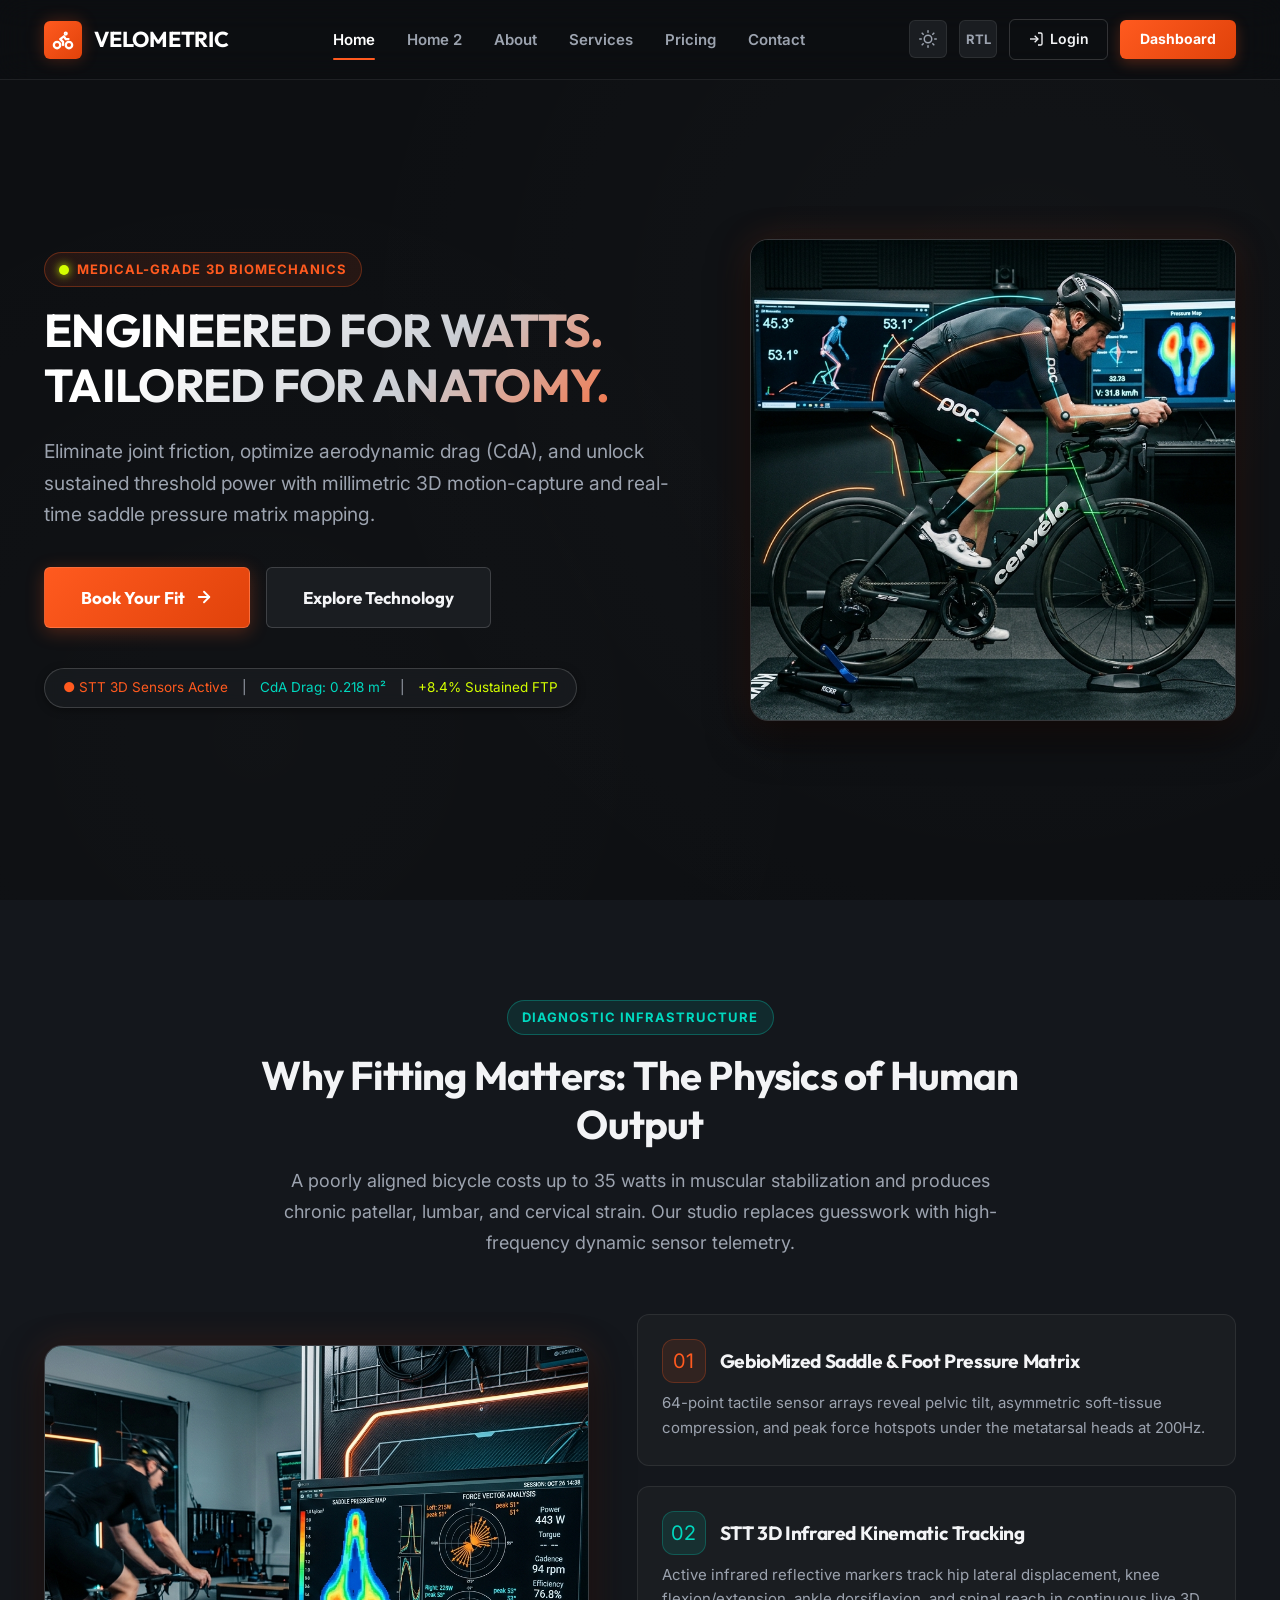
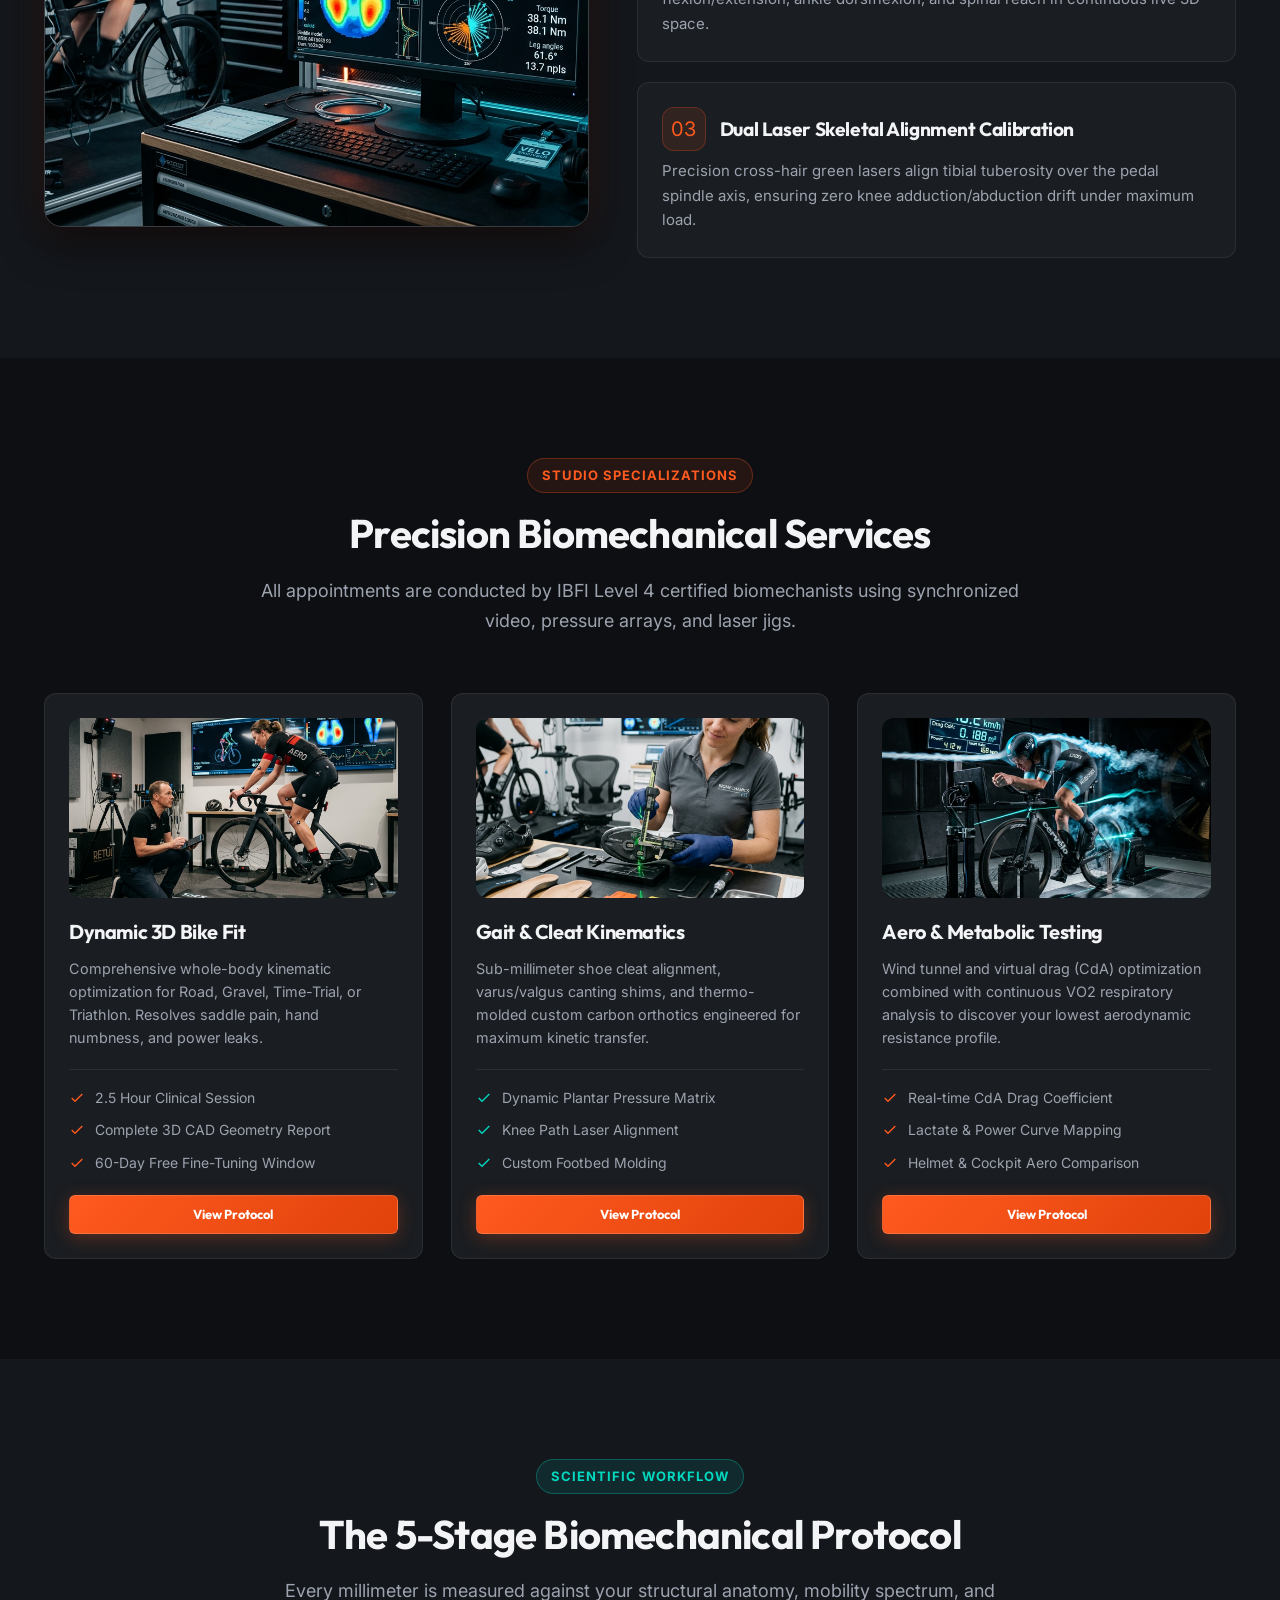
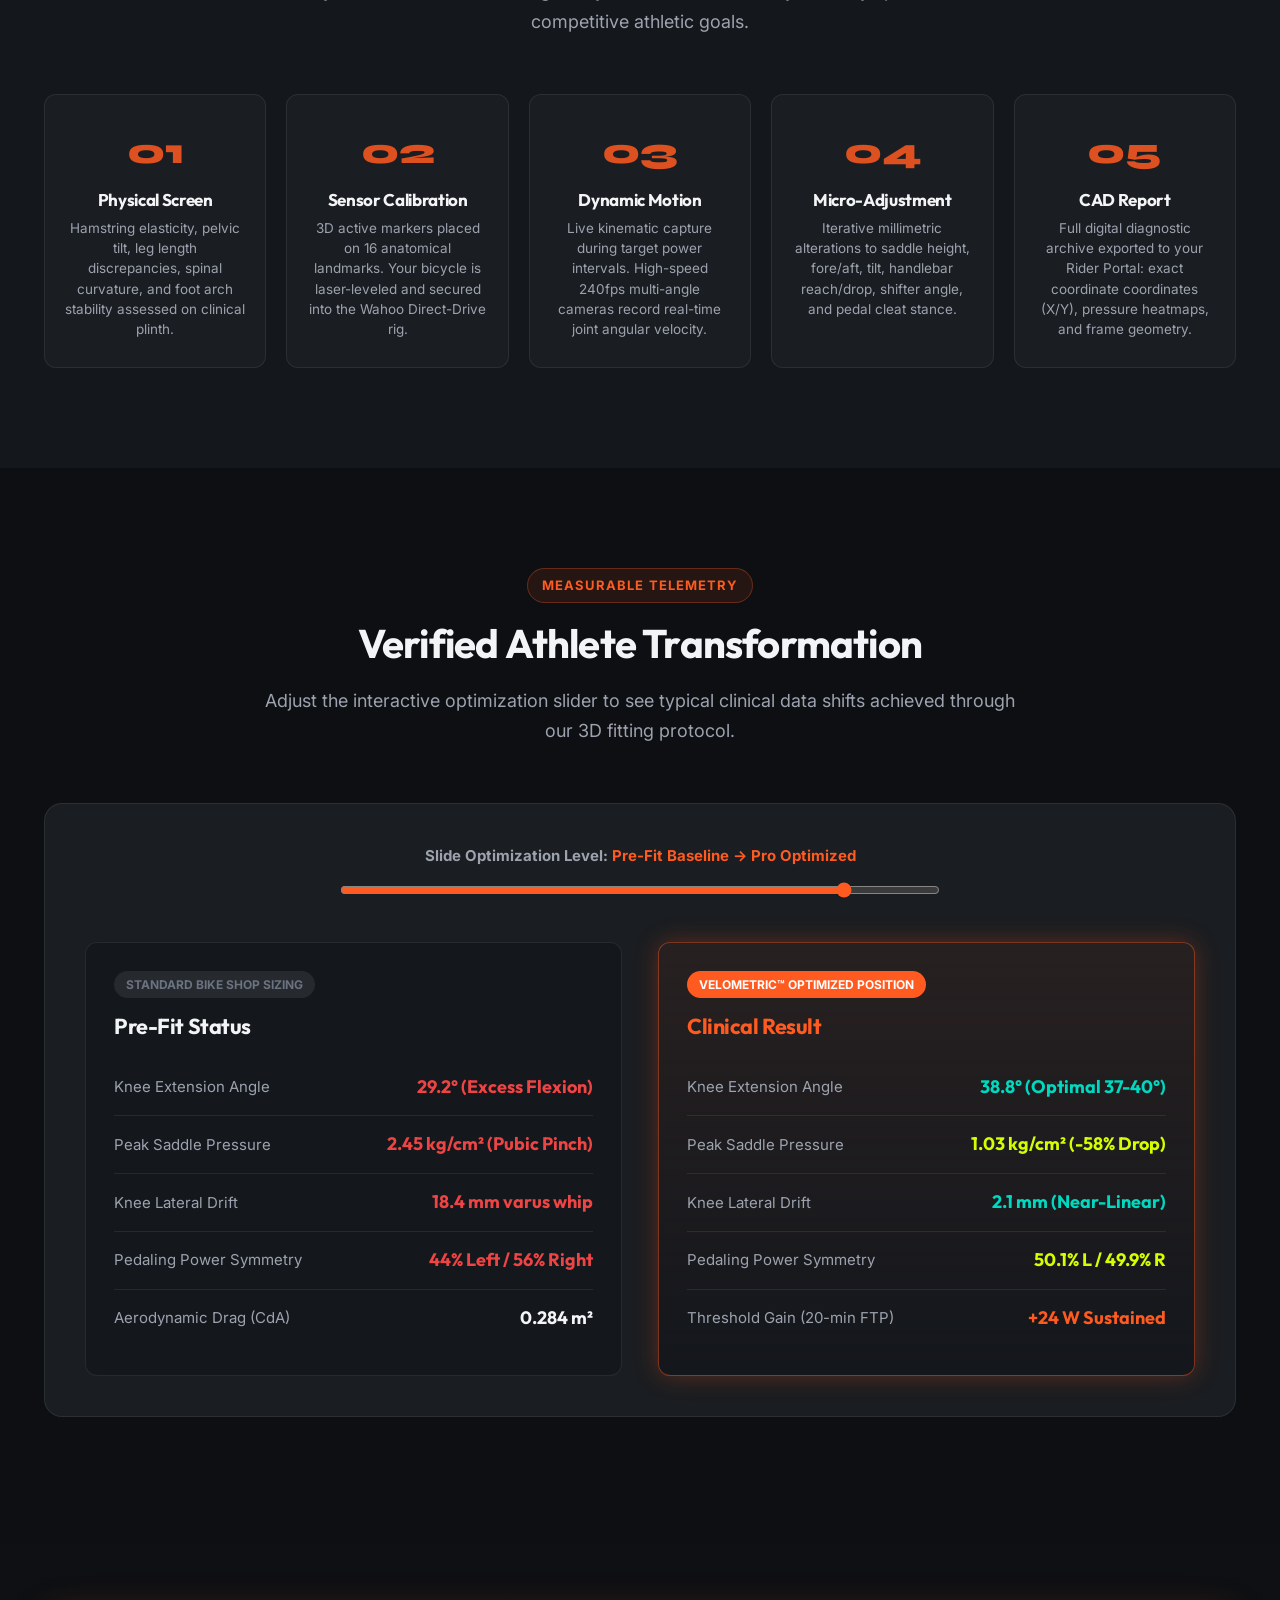
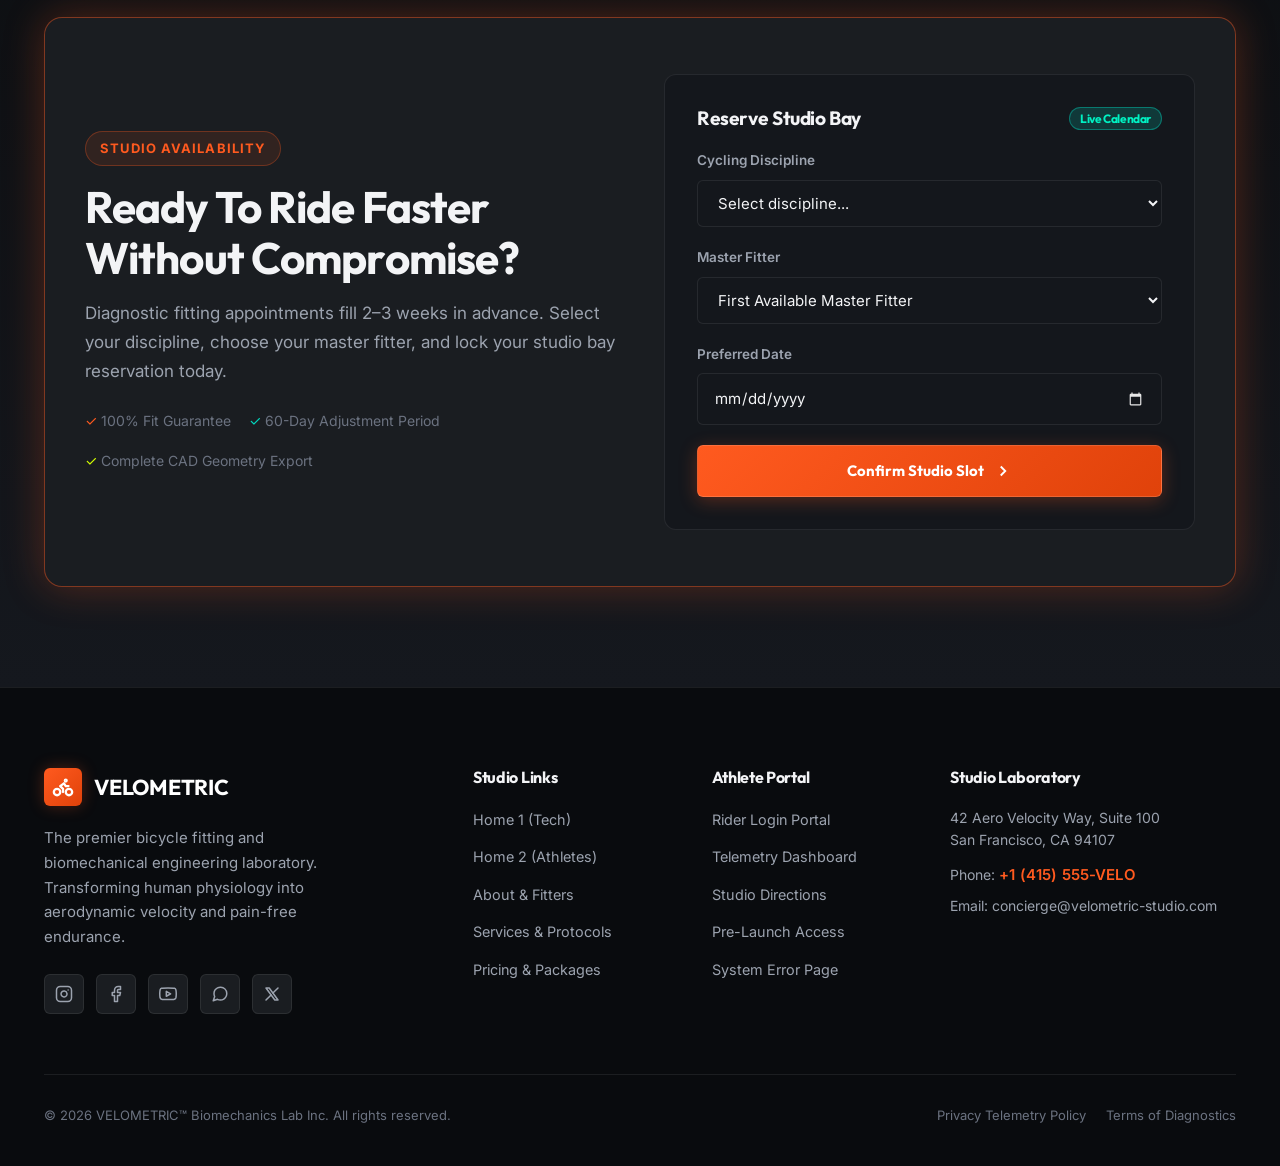
<file: index.html>
<!DOCTYPE html>
<html lang="en" data-theme="dark" dir="ltr">
<head>
  <meta charset="UTF-8">
  <meta name="viewport" content="width=device-width, initial-scale=1.0">
  <title>VELOMETRIC™ | Precision Bicycle Fitting &amp; Performance Studio</title>
  <meta name="description" content="Elite biomechanical bicycle fitting, 3D dynamic motion capture, pressure mapping, and aerodynamic performance testing in our medical-grade cycling studio.">
  <meta name="keywords" content="bike fitting, 3D motion capture, cycling biomechanics, saddle pressure mapping, aerodynamic testing, TT bike fit">
  
  <!-- Open Graph -->
  <meta property="og:title" content="VELOMETRIC™ | Precision Bicycle Fitting &amp; Performance Studio">
  <meta property="og:description" content="Data-driven bicycle fitting engineered for peak wattage, aerodynamic efficiency, and zero pain.">
  <meta property="og:type" content="website">
  <meta property="og:image" content="assets/images/hero_fitting_tech.jpg">

    <!-- Favicon -->
  <link rel="icon" type="image/svg+xml" href="assets/images/favicon.svg">
  <link rel="alternate icon" type="image/png" href="assets/images/favicon.png">

  <!-- Core Stylesheets -->
  <link rel="stylesheet" href="assets/css/style.css">
  <link rel="stylesheet" href="assets/css/dark-mode.css">
  <link rel="stylesheet" href="assets/css/rtl.css">

  <!-- JSON-LD Local Business & Sports Lab Schema -->
  <script type="application/ld+json">
  {
    "@context": "https://schema.org",
    "@type": "SportsActivityLocation",
    "name": "VELOMETRIC Precision Bicycle Fitting Studio",
    "image": "assets/images/hero_fitting_tech.jpg",
    "description": "Medical-grade 3D dynamic motion capture bike fitting and aerodynamic performance laboratory.",
    "address": {
      "@type": "PostalAddress",
      "streetAddress": "42 Aero Velocity Way, Suite 100",
      "addressLocality": "San Francisco",
      "addressRegion": "CA",
      "postalCode": "94107",
      "addressCountry": "US"
    },
    "telephone": "+1-415-555-8356",
    "priceRange": "$$$"
  }
  </script>
</head>
<body data-page="home1">
  <a href="#main-content" class="skip-link">Skip to main content</a>

  <!-- STRICT NAVBAR (Home | Services | Pricing | About | Contact + Login + Dashboard) -->
  <header class="site-header">
    <div class="container navbar">
      <a href="index.html" class="brand-logo" aria-label="VELOMETRIC Studio Home">
        <div class="brand-icon">
          <svg width="22" height="22" viewBox="0 0 24 24" fill="none" stroke="currentColor" stroke-width="2.5" stroke-linecap="round" stroke-linejoin="round"><circle cx="18.5" cy="17.5" r="3.5"></circle><circle cx="5.5" cy="17.5" r="3.5"></circle><circle cx="15" cy="5" r="1"></circle><path d="M12 17.5V14l-3-3 4-3 2 3h3"></path></svg>
        </div>
        <span>VELOMETRIC</span>
      </a>

      <!-- Strictly 5 Main Navigation Links -->
      <nav class="nav-menu" aria-label="Main Navigation">
        <a href="index.html" class="nav-link active">Home</a>
        <a href="home2.html" class="nav-link">Home 2</a>
        <a href="about.html" class="nav-link">About</a>
        <a href="services.html" class="nav-link">Services</a>
        <a href="pricing.html" class="nav-link">Pricing</a>
        <a href="contact.html" class="nav-link">Contact</a>
        <div class="nav-drawer-actions">
          <div class="nav-drawer-toggles">
            <button class="theme-toggle-btn" aria-label="Toggle Dark/Light Mode">
              <svg width="18" height="18" viewBox="0 0 24 24" fill="none" stroke="currentColor" stroke-width="2"><circle cx="12" cy="12" r="5"></circle><line x1="12" y1="1" x2="12" y2="3"></line><line x1="12" y1="21" x2="12" y2="23"></line><line x1="4.22" y1="4.22" x2="5.64" y2="5.64"></line><line x1="18.36" y1="18.36" x2="19.78" y2="19.78"></line><line x1="1" y1="12" x2="3" y2="12"></line><line x1="21" y1="12" x2="23" y2="12"></line><line x1="4.22" y1="19.78" x2="5.64" y2="18.36"></line><line x1="18.36" y1="5.64" x2="19.78" y2="4.22"></line></svg>
            </button>
            <button class="rtl-toggle-btn" aria-label="Toggle RTL Layout">RTL</button>
          </div>
          <div class="nav-drawer-buttons">
            <a href="login.html" class="nav-btn-login">
              <svg width="16" height="16" viewBox="0 0 24 24" fill="none" stroke="currentColor" stroke-width="2"><path d="M15 3h4a2 2 0 0 1 2 2v14a2 2 0 0 1-2 2h-4"></path><polyline points="10 17 15 12 10 7"></polyline><line x1="15" y1="12" x2="3" y2="12"></line></svg>
              <span>Login</span>
            </a>
            <a href="dashboard.html" class="nav-btn-dashboard">Dashboard</a>
          </div>
        </div>
      </nav>

      <!-- Utility Actions (Login + Dashboard + Theme/RTL toggles) -->
      <div class="nav-actions">
        <button class="theme-toggle-btn" aria-label="Toggle Dark/Light Mode">
          <svg width="18" height="18" viewBox="0 0 24 24" fill="none" stroke="currentColor" stroke-width="2"><circle cx="12" cy="12" r="5"></circle><line x1="12" y1="1" x2="12" y2="3"></line><line x1="12" y1="21" x2="12" y2="23"></line><line x1="4.22" y1="4.22" x2="5.64" y2="5.64"></line><line x1="18.36" y1="18.36" x2="19.78" y2="19.78"></line><line x1="1" y1="12" x2="3" y2="12"></line><line x1="21" y1="12" x2="23" y2="12"></line><line x1="4.22" y1="19.78" x2="5.64" y2="18.36"></line><line x1="18.36" y1="5.64" x2="19.78" y2="4.22"></line></svg>
        </button>
        <button class="rtl-toggle-btn" aria-label="Toggle RTL Layout">RTL</button>
        <a href="login.html" class="nav-btn-login">
          <svg width="16" height="16" viewBox="0 0 24 24" fill="none" stroke="currentColor" stroke-width="2"><path d="M15 3h4a2 2 0 0 1 2 2v14a2 2 0 0 1-2 2h-4"></path><polyline points="10 17 15 12 10 7"></polyline><line x1="15" y1="12" x2="3" y2="12"></line></svg>
          <span>Login</span>
        </a>
        <a href="dashboard.html" class="nav-btn-dashboard">Dashboard</a>
        <button class="hamburger-btn" aria-label="Open mobile menu" aria-expanded="false">
          <span></span><span></span><span></span>
        </button>
      </div>
    </div>
  </header>

  <main id="main-content">
    <!-- ====================================================================
         SECTION 1: HERO SECTION — FITTING TECHNOLOGY FOCUS (3D Canvas + Overlay)
         ==================================================================== -->
    <section class="section section-hero" id="hero-section">
      <div class="container">
        <div class="hero-grid">
          <div class="hero-content">
            <div class="section-eyebrow">
              <span class="pulse-dot"></span>
              Medical-Grade 3D Biomechanics
            </div>
            <h1 class="hero-headline text-gradient">
              Engineered For Watts. Tailored For Anatomy.
            </h1>
            <p class="hero-subtitle">
              Eliminate joint friction, optimize aerodynamic drag (CdA), and unlock sustained threshold power with millimetric 3D motion-capture and real-time saddle pressure matrix mapping.
            </p>

            <div class="hero-ctas">
              <a href="#booking-teaser" class="btn btn-primary btn-lg">
                <span>Book Your Fit</span>
                <svg width="18" height="18" viewBox="0 0 24 24" fill="none" stroke="currentColor" stroke-width="2.5" stroke-linecap="round" stroke-linejoin="round"><line x1="5" y1="12" x2="19" y2="12"></line><polyline points="12 5 19 12 12 19"></polyline></svg>
              </a>
              <a href="#technology-overview" class="btn btn-secondary btn-lg">Explore Technology</a>
            </div>

            <!-- Real-Time Telemetry Badges -->
            <div class="hero-telemetry-badge">
              <span class="text-volt">● STT 3D Sensors Active</span>
              <span>|</span>
              <span class="text-teal">CdA Drag: 0.218 m²</span>
              <span>|</span>
              <span class="text-lime">+8.4% Sustained FTP</span>
            </div>
          </div>

          <!-- Hero Visual Panel -->
          <div class="hero-visual-panel">
            <div class="hero-image-card">
              <img src="assets/images/hero_fitting_tech.jpg" alt="Cyclist undergoing 3D motion capture bike fitting on smart trainer with laser alignment" width="600" height="480">
            </div>
          </div>
        </div>
      </div>
    </section>

    <!-- ====================================================================
         SECTION 2: WHY FITTING MATTERS / TECHNOLOGY OVERVIEW
         ==================================================================== -->
    <section class="section" id="technology-overview" style="background: var(--bg-secondary);">
      <div class="container">
        <div class="section-header">
          <div class="section-eyebrow eyebrow-teal">Diagnostic Infrastructure</div>
          <h2 class="section-title">Why Fitting Matters: The Physics of Human Output</h2>
          <p class="section-desc">
            A poorly aligned bicycle costs up to 35 watts in muscular stabilization and produces chronic patellar, lumbar, and cervical strain. Our studio replaces guesswork with high-frequency dynamic sensor telemetry.
          </p>
        </div>

        <div class="tech-overview-grid">
          <div>
            <div class="hero-image-card">
              <img src="assets/images/tech_pressure_mapping.jpg" alt="GebioMized saddle pressure mapping heat map workstation" width="560" height="420">
            </div>
          </div>

          <div style="display: flex; flex-direction: column; gap: 20px;">
            <div class="card-center" style="align-items: flex-start; text-align: left; padding: 24px;">
              <div style="display: flex; align-items: center; gap: 14px; margin-bottom: 8px;">
                <div class="card-icon" style="width: 44px; height: 44px; margin: 0; font-size: 1.25rem;">01</div>
                <h3 style="font-size: 1.2rem;">GebioMized Saddle &amp; Foot Pressure Matrix</h3>
              </div>
              <p class="card-desc" style="text-align: left; margin: 0;">
                64-point tactile sensor arrays reveal pelvic tilt, asymmetric soft-tissue compression, and peak force hotspots under the metatarsal heads at 200Hz.
              </p>
            </div>

            <div class="card-center teal-accent" style="align-items: flex-start; text-align: left; padding: 24px;">
              <div style="display: flex; align-items: center; gap: 14px; margin-bottom: 8px;">
                <div class="card-icon icon-teal" style="width: 44px; height: 44px; margin: 0; font-size: 1.25rem;">02</div>
                <h3 style="font-size: 1.2rem;">STT 3D Infrared Kinematic Tracking</h3>
              </div>
              <p class="card-desc" style="text-align: left; margin: 0;">
                Active infrared reflective markers track hip lateral displacement, knee flexion/extension, ankle dorsiflexion, and spinal reach in continuous live 3D space.
              </p>
            </div>

            <div class="card-center" style="align-items: flex-start; text-align: left; padding: 24px;">
              <div style="display: flex; align-items: center; gap: 14px; margin-bottom: 8px;">
                <div class="card-icon" style="width: 44px; height: 44px; margin: 0; font-size: 1.25rem;">03</div>
                <h3 style="font-size: 1.2rem;">Dual Laser Skeletal Alignment Calibration</h3>
              </div>
              <p class="card-desc" style="text-align: left; margin: 0;">
                Precision cross-hair green lasers align tibial tuberosity over the pedal spindle axis, ensuring zero knee adduction/abduction drift under maximum load.
              </p>
            </div>
          </div>
        </div>
      </div>
    </section>

    <!-- ====================================================================
         SECTION 3: CORE SERVICES PREVIEW (3D Tilt Cards)
         ==================================================================== -->
    <section class="section" id="core-services">
      <div class="container">
        <div class="section-header">
          <div class="section-eyebrow">Studio Specializations</div>
          <h2 class="section-title">Precision Biomechanical Services</h2>
          <p class="section-desc">
            All appointments are conducted by IBFI Level 4 certified biomechanists using synchronized video, pressure arrays, and laser jigs.
          </p>
        </div>

        <div class="services-cards-grid">
          <!-- Card 1: 3D Bike Fitting -->
          <div class="tilt-card-wrapper">
            <div class="card-center" data-tilt>
              <div style="border-radius: var(--radius-md); overflow: hidden; margin-bottom: 20px; height: 180px; width: 100%;">
                <img src="assets/images/service_dynamic_3d_fit.jpg" alt="Clinical dynamic 3D bicycle fit with Retül motion capture cameras and live biomechanics screens" style="width: 100%; height: 100%; object-fit: cover;" loading="lazy">
              </div>
              <h3 class="card-title">Dynamic 3D Bike Fit</h3>
              <p class="card-desc">
                Comprehensive whole-body kinematic optimization for Road, Gravel, Time-Trial, or Triathlon. Resolves saddle pain, hand numbness, and power leaks.
              </p>
              <ul class="card-meta-list">
                <li class="card-meta-item"><svg width="16" height="16" viewBox="0 0 24 24" fill="none" stroke="currentColor" stroke-width="2"><polyline points="20 6 9 17 4 12"></polyline></svg> <span>2.5 Hour Clinical Session</span></li>
                <li class="card-meta-item"><svg width="16" height="16" viewBox="0 0 24 24" fill="none" stroke="currentColor" stroke-width="2"><polyline points="20 6 9 17 4 12"></polyline></svg> <span>Complete 3D CAD Geometry Report</span></li>
                <li class="card-meta-item"><svg width="16" height="16" viewBox="0 0 24 24" fill="none" stroke="currentColor" stroke-width="2"><polyline points="20 6 9 17 4 12"></polyline></svg> <span>60-Day Free Fine-Tuning Window</span></li>
              </ul>
              <a href="services.html#bike-fit" class="btn btn-primary btn-sm" style="width: 100%;">View Protocol</a>
            </div>
          </div>

          <!-- Card 2: Gait & Footbed Analysis -->
          <div class="tilt-card-wrapper">
            <div class="card-center teal-accent" data-tilt>
              <div style="border-radius: var(--radius-md); overflow: hidden; margin-bottom: 20px; height: 180px; width: 100%;">
                <img src="assets/images/service_cleat_alignment.jpg" alt="Sub-millimeter shoe cleat alignment using laser jigs, precision calipers, and custom orthotics" style="width: 100%; height: 100%; object-fit: cover;" loading="lazy">
              </div>
              <h3 class="card-title">Gait &amp; Cleat Kinematics</h3>
              <p class="card-desc">
                Sub-millimeter shoe cleat alignment, varus/valgus canting shims, and thermo-molded custom carbon orthotics engineered for maximum kinetic transfer.
              </p>
              <ul class="card-meta-list">
                <li class="card-meta-item"><svg width="16" height="16" viewBox="0 0 24 24" fill="none" stroke="currentColor" stroke-width="2"><polyline points="20 6 9 17 4 12"></polyline></svg> <span>Dynamic Plantar Pressure Matrix</span></li>
                <li class="card-meta-item"><svg width="16" height="16" viewBox="0 0 24 24" fill="none" stroke="currentColor" stroke-width="2"><polyline points="20 6 9 17 4 12"></polyline></svg> <span>Knee Path Laser Alignment</span></li>
                <li class="card-meta-item"><svg width="16" height="16" viewBox="0 0 24 24" fill="none" stroke="currentColor" stroke-width="2"><polyline points="20 6 9 17 4 12"></polyline></svg> <span>Custom Footbed Molding</span></li>
              </ul>
              <a href="services.html#gait-analysis" class="btn btn-primary btn-sm" style="width: 100%;">View Protocol</a>
            </div>
          </div>

          <!-- Card 3: Performance & Aero Testing -->
          <div class="tilt-card-wrapper">
            <div class="card-center" data-tilt>
              <div style="border-radius: var(--radius-md); overflow: hidden; margin-bottom: 20px; height: 180px; width: 100%;">
                <img src="assets/images/service_aero_testing.jpg" alt="Aerodynamic wind tunnel testing and real-time CdA drag coefficient measurement on time-trial bicycle" style="width: 100%; height: 100%; object-fit: cover;" loading="lazy">
              </div>
              <h3 class="card-title">Aero &amp; Metabolic Testing</h3>
              <p class="card-desc">
                Wind tunnel and virtual drag (CdA) optimization combined with continuous VO2 respiratory analysis to discover your lowest aerodynamic resistance profile.
              </p>
              <ul class="card-meta-list">
                <li class="card-meta-item"><svg width="16" height="16" viewBox="0 0 24 24" fill="none" stroke="currentColor" stroke-width="2"><polyline points="20 6 9 17 4 12"></polyline></svg> <span>Real-time CdA Drag Coefficient</span></li>
                <li class="card-meta-item"><svg width="16" height="16" viewBox="0 0 24 24" fill="none" stroke="currentColor" stroke-width="2"><polyline points="20 6 9 17 4 12"></polyline></svg> <span>Lactate &amp; Power Curve Mapping</span></li>
                <li class="card-meta-item"><svg width="16" height="16" viewBox="0 0 24 24" fill="none" stroke="currentColor" stroke-width="2"><polyline points="20 6 9 17 4 12"></polyline></svg> <span>Helmet &amp; Cockpit Aero Comparison</span></li>
              </ul>
              <a href="services.html#aero-testing" class="btn btn-primary btn-sm" style="width: 100%;">View Protocol</a>
            </div>
          </div>
        </div>
      </div>
    </section>

    <!-- ====================================================================
         SECTION 4: PROCESS / HOW IT WORKS (Step-by-Step Fitting Journey)
         ==================================================================== -->
    <section class="section" id="fitting-process" style="background: var(--bg-secondary);">
      <div class="container">
        <div class="section-header">
          <div class="section-eyebrow eyebrow-teal">Scientific Workflow</div>
          <h2 class="section-title">The 5-Stage Biomechanical Protocol</h2>
          <p class="section-desc">
            Every millimeter is measured against your structural anatomy, mobility spectrum, and competitive athletic goals.
          </p>
        </div>

        <div class="process-timeline">
          <!-- Step 1 -->
          <div class="process-step-card">
            <div class="step-number">01</div>
            <h3 class="step-title">Physical Screen</h3>
            <p class="step-desc">
              Hamstring elasticity, pelvic tilt, leg length discrepancies, spinal curvature, and foot arch stability assessed on clinical plinth.
            </p>
          </div>

          <!-- Step 2 -->
          <div class="process-step-card">
            <div class="step-number">02</div>
            <h3 class="step-title">Sensor Calibration</h3>
            <p class="step-desc">
              3D active markers placed on 16 anatomical landmarks. Your bicycle is laser-leveled and secured into the Wahoo Direct-Drive rig.
            </p>
          </div>

          <!-- Step 3 -->
          <div class="process-step-card">
            <div class="step-number">03</div>
            <h3 class="step-title">Dynamic Motion</h3>
            <p class="step-desc">
              Live kinematic capture during target power intervals. High-speed 240fps multi-angle cameras record real-time joint angular velocity.
            </p>
          </div>

          <!-- Step 4 -->
          <div class="process-step-card">
            <div class="step-number">04</div>
            <h3 class="step-title">Micro-Adjustment</h3>
            <p class="step-desc">
              Iterative millimetric alterations to saddle height, fore/aft, tilt, handlebar reach/drop, shifter angle, and pedal cleat stance.
            </p>
          </div>

          <!-- Step 5 -->
          <div class="process-step-card">
            <div class="step-number">05</div>
            <h3 class="step-title">CAD Report</h3>
            <p class="step-desc">
              Full digital diagnostic archive exported to your Rider Portal: exact coordinate coordinates (X/Y), pressure heatmaps, and frame geometry.
            </p>
          </div>
        </div>
      </div>
    </section>

    <!-- ====================================================================
         SECTION 5: RESULTS / PERFORMANCE DATA SHOWCASE (Interactive Slider)
         ==================================================================== -->
    <section class="section" id="performance-results">
      <div class="container">
        <div class="section-header">
          <div class="section-eyebrow">Measurable Telemetry</div>
          <h2 class="section-title">Verified Athlete Transformation</h2>
          <p class="section-desc">
            Adjust the interactive optimization slider to see typical clinical data shifts achieved through our 3D fitting protocol.
          </p>
        </div>

        <div class="comparison-container">
          <!-- Interactive Optimization Range Controller -->
          <div style="max-width: 600px; margin: 0 auto 36px; text-align: center;">
            <label for="metric-range-slider" style="display: block; font-weight: 700; margin-bottom: 12px; font-size: 0.9375rem; color: var(--text-secondary);">
              Slide Optimization Level: <span class="text-volt">Pre-Fit Baseline → Pro Optimized</span>
            </label>
            <input type="range" id="metric-range-slider" min="0" max="100" value="85" style="width: 100%; accent-color: var(--accent-volt); cursor: pointer;" aria-label="Biomechanical Optimization Level">
          </div>

          <div class="comparison-grid">
            <!-- Stock Fit Column -->
            <div class="comparison-col">
              <span class="col-badge badge-stock">Standard Bike Shop Sizing</span>
              <h3 style="font-size: 1.35rem; margin-bottom: 20px;">Pre-Fit Status</h3>

              <div class="metric-row">
                <span class="metric-label">Knee Extension Angle</span>
                <span class="metric-value" style="color: #EF4444;">29.2° (Excess Flexion)</span>
              </div>
              <div class="metric-row">
                <span class="metric-label">Peak Saddle Pressure</span>
                <span class="metric-value" style="color: #EF4444;">2.45 kg/cm² (Pubic Pinch)</span>
              </div>
              <div class="metric-row">
                <span class="metric-label">Knee Lateral Drift</span>
                <span class="metric-value" style="color: #EF4444;">18.4 mm varus whip</span>
              </div>
              <div class="metric-row">
                <span class="metric-label">Pedaling Power Symmetry</span>
                <span class="metric-value" style="color: #EF4444;">44% Left / 56% Right</span>
              </div>
              <div class="metric-row">
                <span class="metric-label">Aerodynamic Drag (CdA)</span>
                <span class="metric-value">0.284 m²</span>
              </div>
            </div>

            <!-- Velometric Pro Lab Column -->
            <div class="comparison-col is-pro">
              <span class="col-badge badge-velometric">VELOMETRIC™ Optimized Position</span>
              <h3 class="text-volt" style="font-size: 1.35rem; margin-bottom: 20px;">Clinical Result</h3>

              <div class="metric-row">
                <span class="metric-label">Knee Extension Angle</span>
                <span class="metric-value text-teal" id="metric-knee-val">38.8° (Optimal 37-40°)</span>
              </div>
              <div class="metric-row">
                <span class="metric-label">Peak Saddle Pressure</span>
                <span class="metric-value text-lime" id="metric-pressure-val">1.03 kg/cm² (-58% Drop)</span>
              </div>
              <div class="metric-row">
                <span class="metric-label">Knee Lateral Drift</span>
                <span class="metric-value text-teal">2.1 mm (Near-Linear)</span>
              </div>
              <div class="metric-row">
                <span class="metric-label">Pedaling Power Symmetry</span>
                <span class="metric-value text-lime">50.1% L / 49.9% R</span>
              </div>
              <div class="metric-row">
                <span class="metric-label">Threshold Gain (20-min FTP)</span>
                <span class="metric-value text-volt" id="metric-power-val">+24 W Sustained</span>
              </div>
            </div>
          </div>
        </div>
      </div>
    </section>

    <!-- ====================================================================
         SECTION 6: FINAL CTA + BOOKING TEASER (Scheduler Preview Banner)
         ==================================================================== -->
    <section class="section" id="booking-teaser" style="background: linear-gradient(180deg, var(--bg-primary) 0%, #15181E 100%);">
      <div class="container">
        <div class="cta-teaser-card">
          <div class="cta-teaser-grid">
            <div>
              <div class="section-eyebrow">Studio Availability</div>
              <h2 style="font-size: clamp(2rem, 3.5vw, 2.75rem); margin-bottom: 16px;">
                Ready To Ride Faster Without Compromise?
              </h2>
              <p style="color: var(--text-secondary); margin-bottom: 24px; font-size: 1.0625rem; line-height: 1.7;">
                Diagnostic fitting appointments fill 2–3 weeks in advance. Select your discipline, choose your master fitter, and lock your studio bay reservation today.
              </p>
              <div style="display: flex; gap: 18px; align-items: center; flex-wrap: wrap;">
                <div style="font-size: 0.875rem; color: var(--text-muted);"><span class="text-volt">✓</span> 100% Fit Guarantee</div>
                <div style="font-size: 0.875rem; color: var(--text-muted);"><span class="text-teal">✓</span> 60-Day Adjustment Period</div>
                <div style="font-size: 0.875rem; color: var(--text-muted);"><span class="text-lime">✓</span> Complete CAD Geometry Export</div>
              </div>
            </div>

            <!-- Instant Appointment Scheduler Preview -->
            <div class="scheduler-preview-card">
              <h3 class="scheduler-preview-header">
                <span>Reserve Studio Bay</span>
                <span class="badge-status status-confirmed">Live Calendar</span>
              </h3>

              <form data-validate action="contact.html">
                <div class="form-group">
                  <label class="form-label" for="home-fit-discipline">Cycling Discipline</label>
                  <select id="home-fit-discipline" class="form-select" required>
                    <option value="">Select discipline...</option>
                    <option value="road">Road Race / Endurance</option>
                    <option value="gravel">Gravel / Bikepacking</option>
                    <option value="triathlon">Triathlon / Time Trial (TT)</option>
                    <option value="mtb">Mountain Bike (XC / Trail)</option>
                  </select>
                  <div class="form-error"></div>
                </div>

                <div class="form-group">
                  <label class="form-label" for="home-fit-fitter">Master Fitter</label>
                  <select id="home-fit-fitter" class="form-select" required>
                    <option value="any">First Available Master Fitter</option>
                    <option value="marcus">Dr. Marcus Vance (Physio PhD, IBFI L4)</option>
                    <option value="elena">Elena Rostova (Olympic Aero Specialist)</option>
                  </select>
                </div>

                <div class="form-group">
                  <label class="form-label" for="home-fit-date">Preferred Date</label>
                  <input type="date" id="home-fit-date" class="form-input" required>
                  <div class="form-error"></div>
                </div>

                <button type="submit" class="btn btn-primary" style="width: 100%;">
                  <span>Confirm Studio Slot</span>
                  <svg width="18" height="18" viewBox="0 0 24 24" fill="none" stroke="currentColor" stroke-width="2.5"><polyline points="9 18 15 12 9 6"></polyline></svg>
                </button>
              </form>
            </div>
          </div>
        </div>
      </div>
    </section>
  </main>

  <!-- Global Footer -->
  <footer class="site-footer">
    <div class="container">
      <div class="footer-grid">
        <div class="footer-brand">
          <a href="index.html" class="brand-logo" aria-label="VELOMETRIC Studio Home" style="margin-bottom: 20px; display: inline-flex;">
            <div class="brand-icon">
              <svg width="22" height="22" viewBox="0 0 24 24" fill="none" stroke="currentColor" stroke-width="2.5" stroke-linecap="round" stroke-linejoin="round"><circle cx="18.5" cy="17.5" r="3.5"></circle><circle cx="5.5" cy="17.5" r="3.5"></circle><circle cx="15" cy="5" r="1"></circle><path d="M12 17.5V14l-3-3 4-3 2 3h3"></path></svg>
            </div>
            <span>VELOMETRIC</span>
          </a>
          <p>
            The premier bicycle fitting and biomechanical engineering laboratory. Transforming human physiology into aerodynamic velocity and pain-free endurance.
          </p>
          <div class="footer-socials">
            <a href="https://instagram.com" class="social-link" aria-label="Instagram" target="_blank" rel="noopener"><svg width="18" height="18" viewBox="0 0 24 24" fill="none" stroke="currentColor" stroke-width="2" stroke-linecap="round" stroke-linejoin="round"><rect x="2" y="2" width="20" height="20" rx="5" ry="5"></rect><path d="M16 11.37A4 4 0 1 1 12.63 8 4 4 0 0 1 16 11.37z"></path><line x1="17.5" y1="6.5" x2="17.51" y2="6.5"></line></svg></a>
            <a href="https://facebook.com" class="social-link" aria-label="Facebook" target="_blank" rel="noopener"><svg width="18" height="18" viewBox="0 0 24 24" fill="none" stroke="currentColor" stroke-width="2" stroke-linecap="round" stroke-linejoin="round"><path d="M18 2h-3a5 5 0 0 0-5 5v3H7v4h3v8h4v-8h3l1-4h-4V7a1 1 0 0 1 1-1h3z"></path></svg></a>
            <a href="https://youtube.com" class="social-link" aria-label="YouTube" target="_blank" rel="noopener"><svg width="18" height="18" viewBox="0 0 24 24" fill="none" stroke="currentColor" stroke-width="2" stroke-linecap="round" stroke-linejoin="round"><path d="M22.54 6.42a2.78 2.78 0 0 0-1.94-2C18.88 4 12 4 12 4s-6.88 0-8.6.46a2.78 2.78 0 0 0-1.94 2A29 29 0 0 0 1 11.75a29 29 0 0 0 .46 5.33A2.78 2.78 0 0 0 3.4 19c1.72.46 8.6.46 8.6.46s6.88 0 8.6-.46a2.78 2.78 0 0 0 1.94-2 29 29 0 0 0 .46-5.25 29 29 0 0 0-.46-5.33z"></path><polygon points="9.75 15.02 15.5 11.75 9.75 8.48 9.75 15.02"></polygon></svg></a>
            <a href="https://whatsapp.com" class="social-link" aria-label="WhatsApp" target="_blank" rel="noopener"><svg width="18" height="18" viewBox="0 0 24 24" fill="none" stroke="currentColor" stroke-width="2" stroke-linecap="round" stroke-linejoin="round"><path d="M21 11.5a8.38 8.38 0 0 1-.9 3.8 8.5 8.5 0 0 1-7.6 4.7 8.38 8.38 0 0 1-3.8-.9L3 21l1.9-5.7a8.38 8.38 0 0 1-.9-3.8 8.5 8.5 0 0 1 4.7-7.6 8.38 8.38 0 0 1 3.8-.9h.5a8.48 8.48 0 0 1 8 8v.5z"></path></svg></a>
            <a href="https://x.com" class="social-link" aria-label="X (Twitter)" target="_blank" rel="noopener"><svg width="18" height="18" viewBox="0 0 24 24" fill="none" stroke="currentColor" stroke-width="2" stroke-linecap="round" stroke-linejoin="round"><path d="M4 4l11.733 16h4.267l-11.733 -16z"></path><path d="M4 20l6.768 -6.768m2.46 -2.46l6.772 -6.772"></path></svg></a>
          </div>
        </div>

        <div>
          <h4 class="footer-heading">Studio Links</h4>
          <ul class="footer-links">
            <li><a href="index.html">Home 1 (Tech)</a></li>
            <li><a href="home2.html">Home 2 (Athletes)</a></li>
            <li><a href="about.html">About &amp; Fitters</a></li>
            <li><a href="services.html">Services &amp; Protocols</a></li>
            <li><a href="pricing.html">Pricing &amp; Packages</a></li>
          </ul>
        </div>

        <div>
          <h4 class="footer-heading">Athlete Portal</h4>
          <ul class="footer-links">
            <li><a href="login.html">Rider Login Portal</a></li>
            <li><a href="dashboard.html">Telemetry Dashboard</a></li>
            <li><a href="contact.html">Studio Directions</a></li>
            <li><a href="coming-soon.html">Pre-Launch Access</a></li>
            <li><a href="404.html">System Error Page</a></li>
          </ul>
        </div>

        <div>
          <h4 class="footer-heading">Studio Laboratory</h4>
          <p style="font-size: 0.875rem; color: var(--text-secondary); margin-bottom: 12px;">
            42 Aero Velocity Way, Suite 100<br>
            San Francisco, CA 94107
          </p>
          <p style="font-size: 0.875rem; color: var(--text-secondary); margin-bottom: 8px;">
            Phone: <a href="tel:+14155558356" class="text-volt">+1 (415) 555-VELO</a>
          </p>
          <p style="font-size: 0.875rem; color: var(--text-secondary);">
            Email: concierge@velometric-studio.com
          </p>
        </div>
      </div>

      <div class="footer-bottom">
        <div>&copy; 2026 VELOMETRIC™ Biomechanics Lab Inc. All rights reserved.</div>
        <div style="display: flex; gap: 20px;">
          <a href="#">Privacy Telemetry Policy</a>
          <a href="#">Terms of Diagnostics</a>
        </div>
      </div>
    </div>
  </footer>

  <!-- Plugins & Scripts -->
  <script src="assets/js/plugins/three.min.js"></script>
  <script src="assets/js/3d-effects.js"></script>
  <script src="assets/js/main.js"></script>
</body>
</html>
</file>
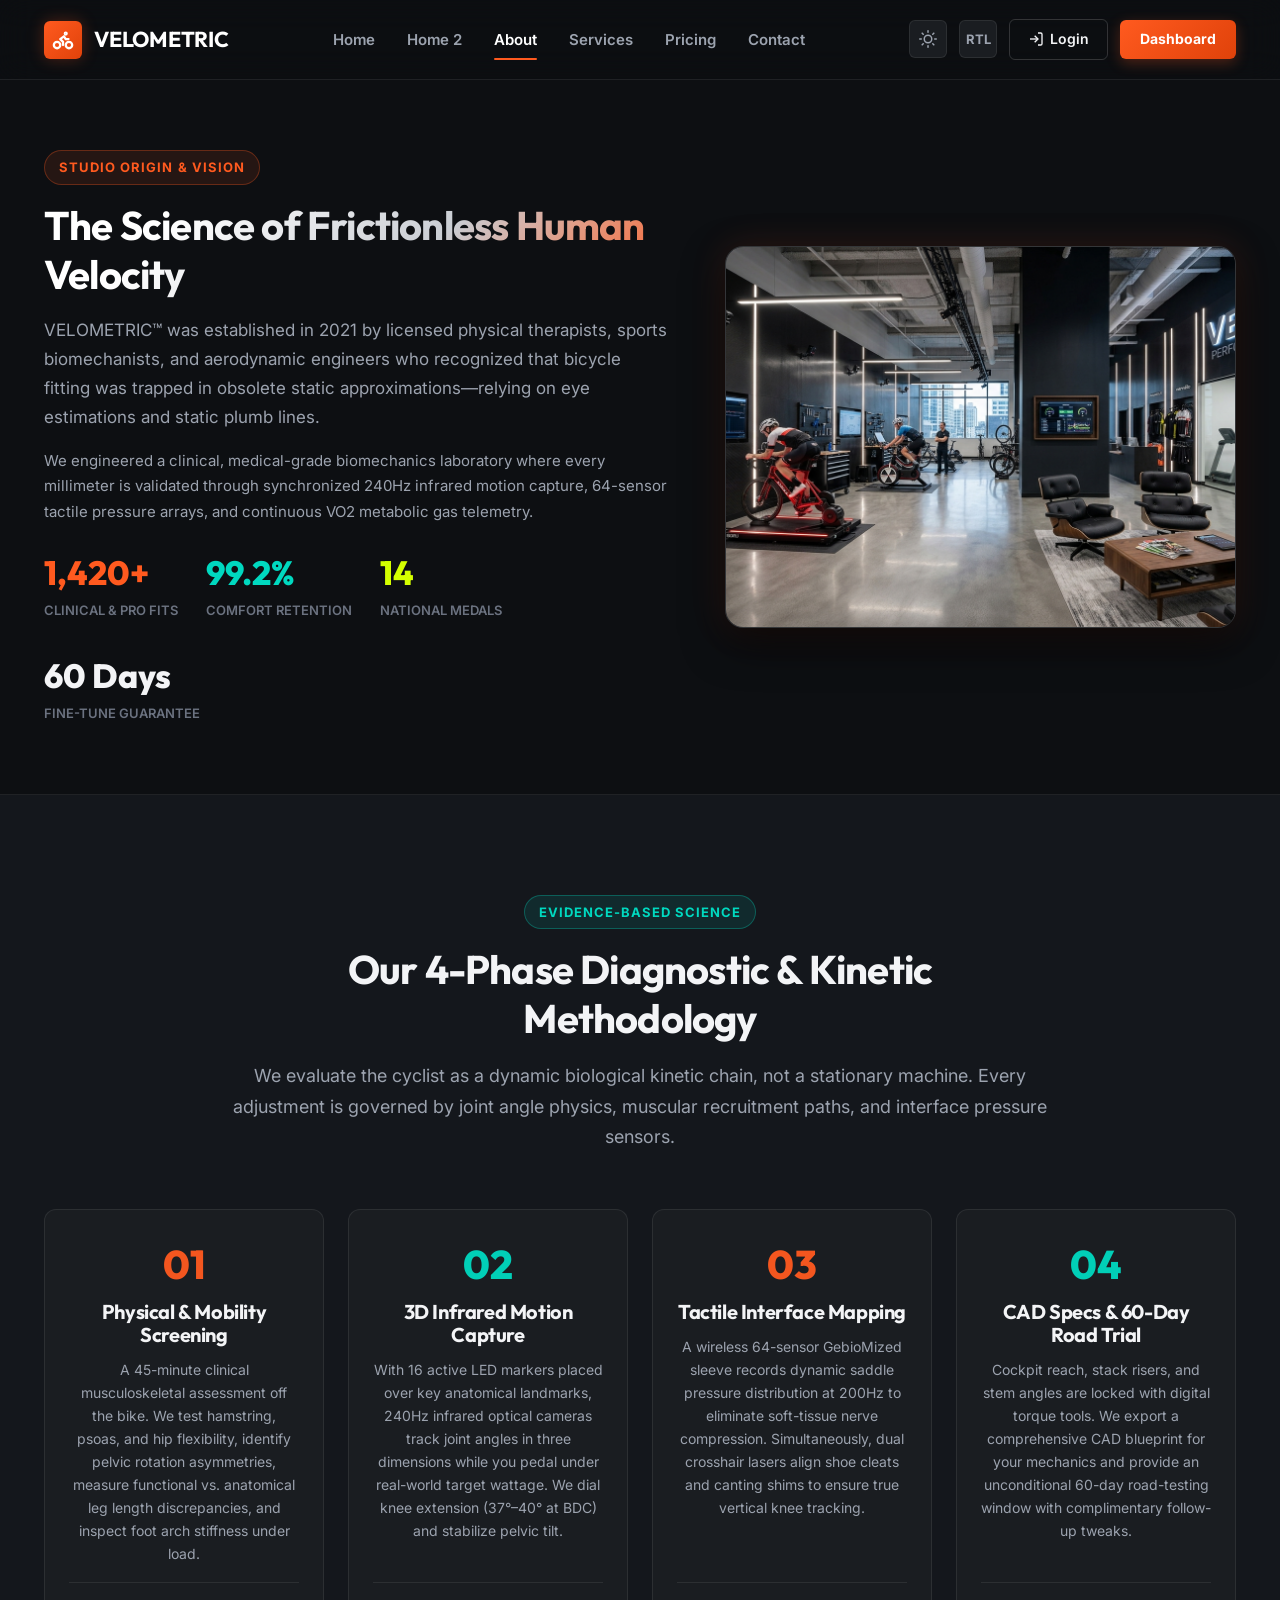
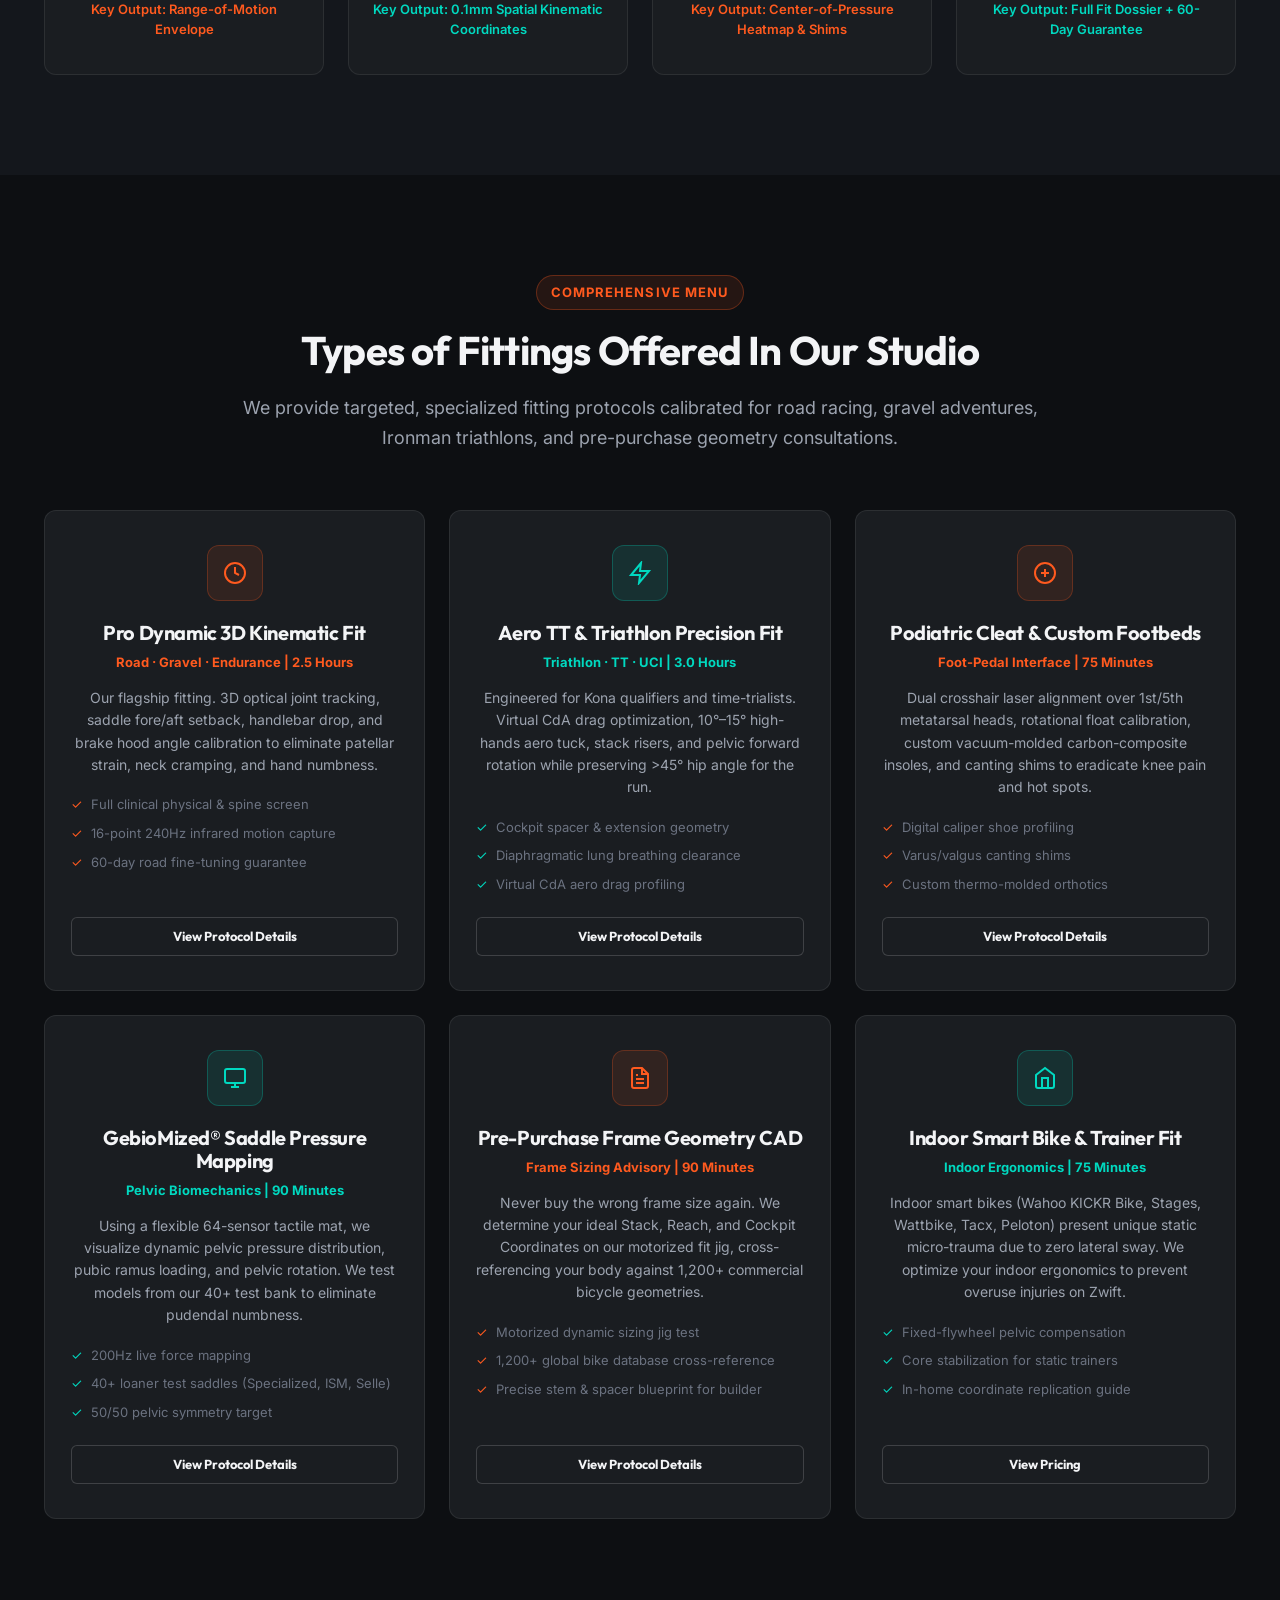
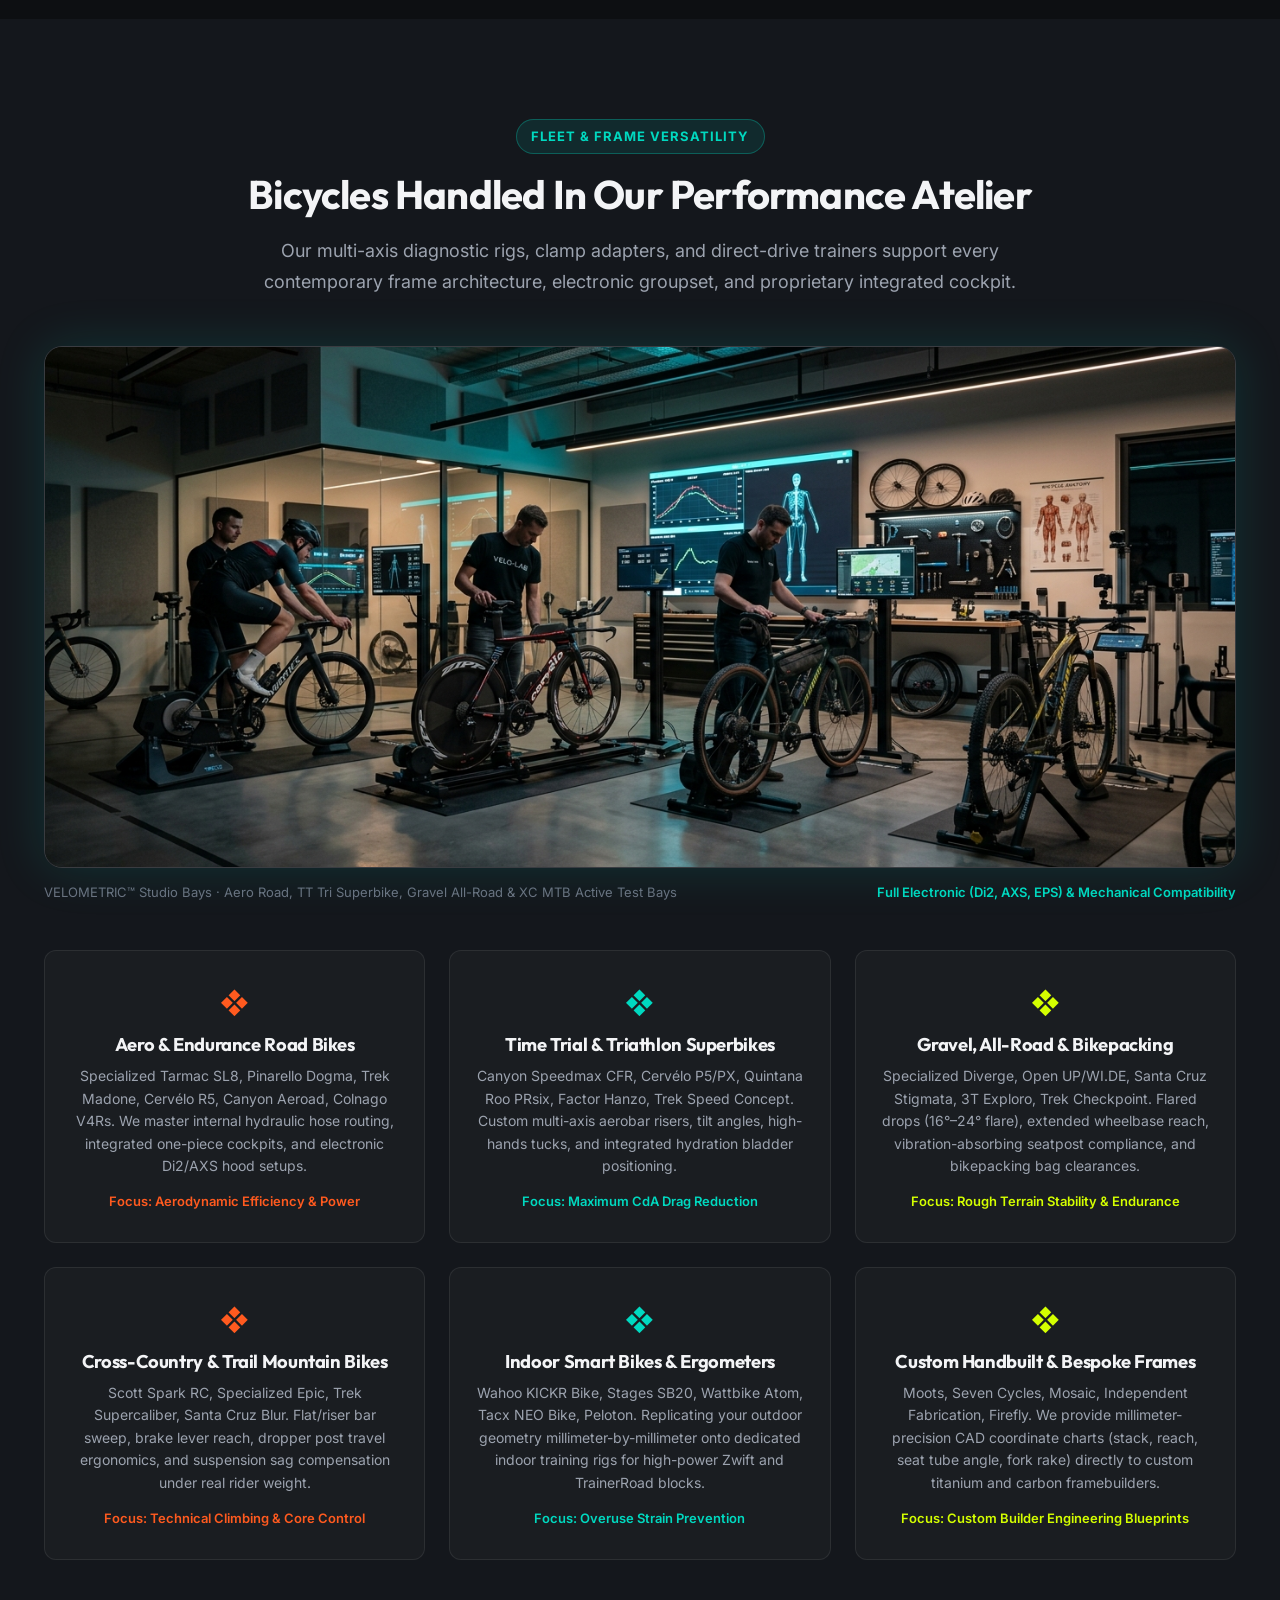
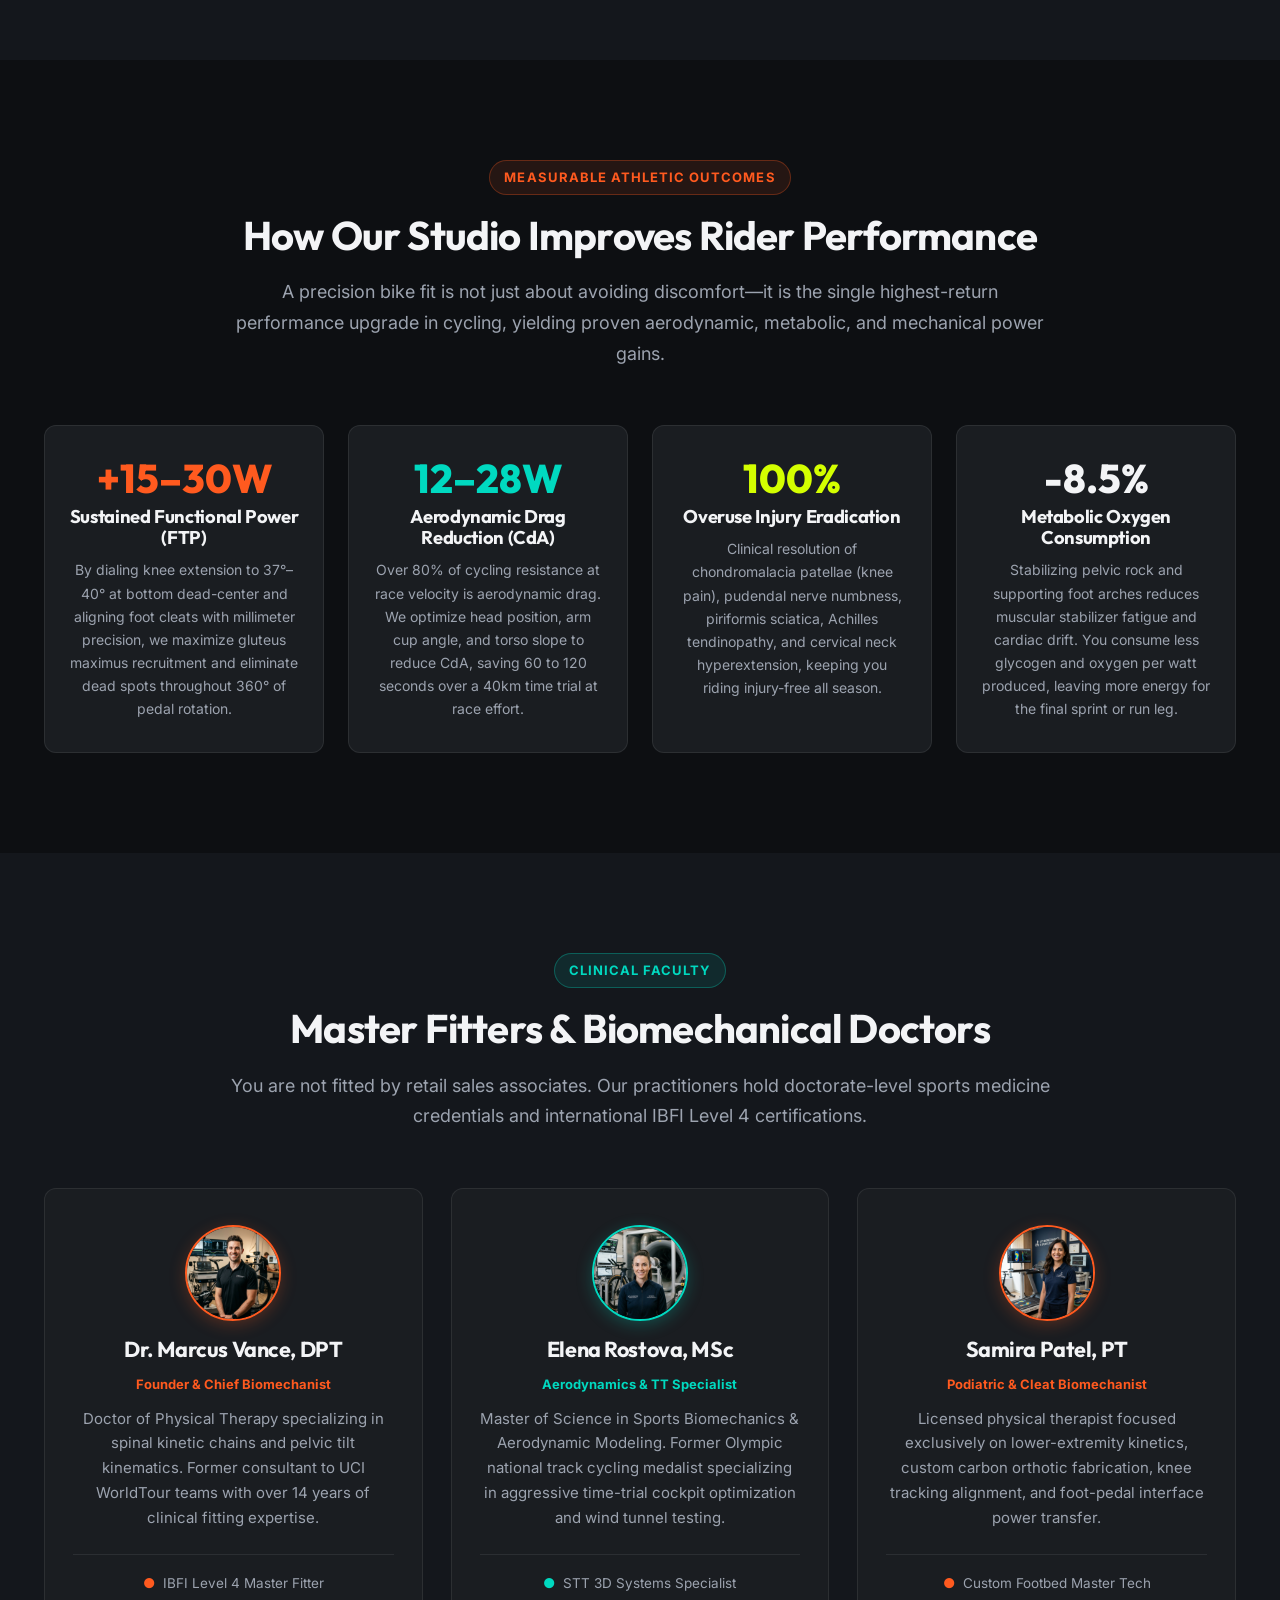
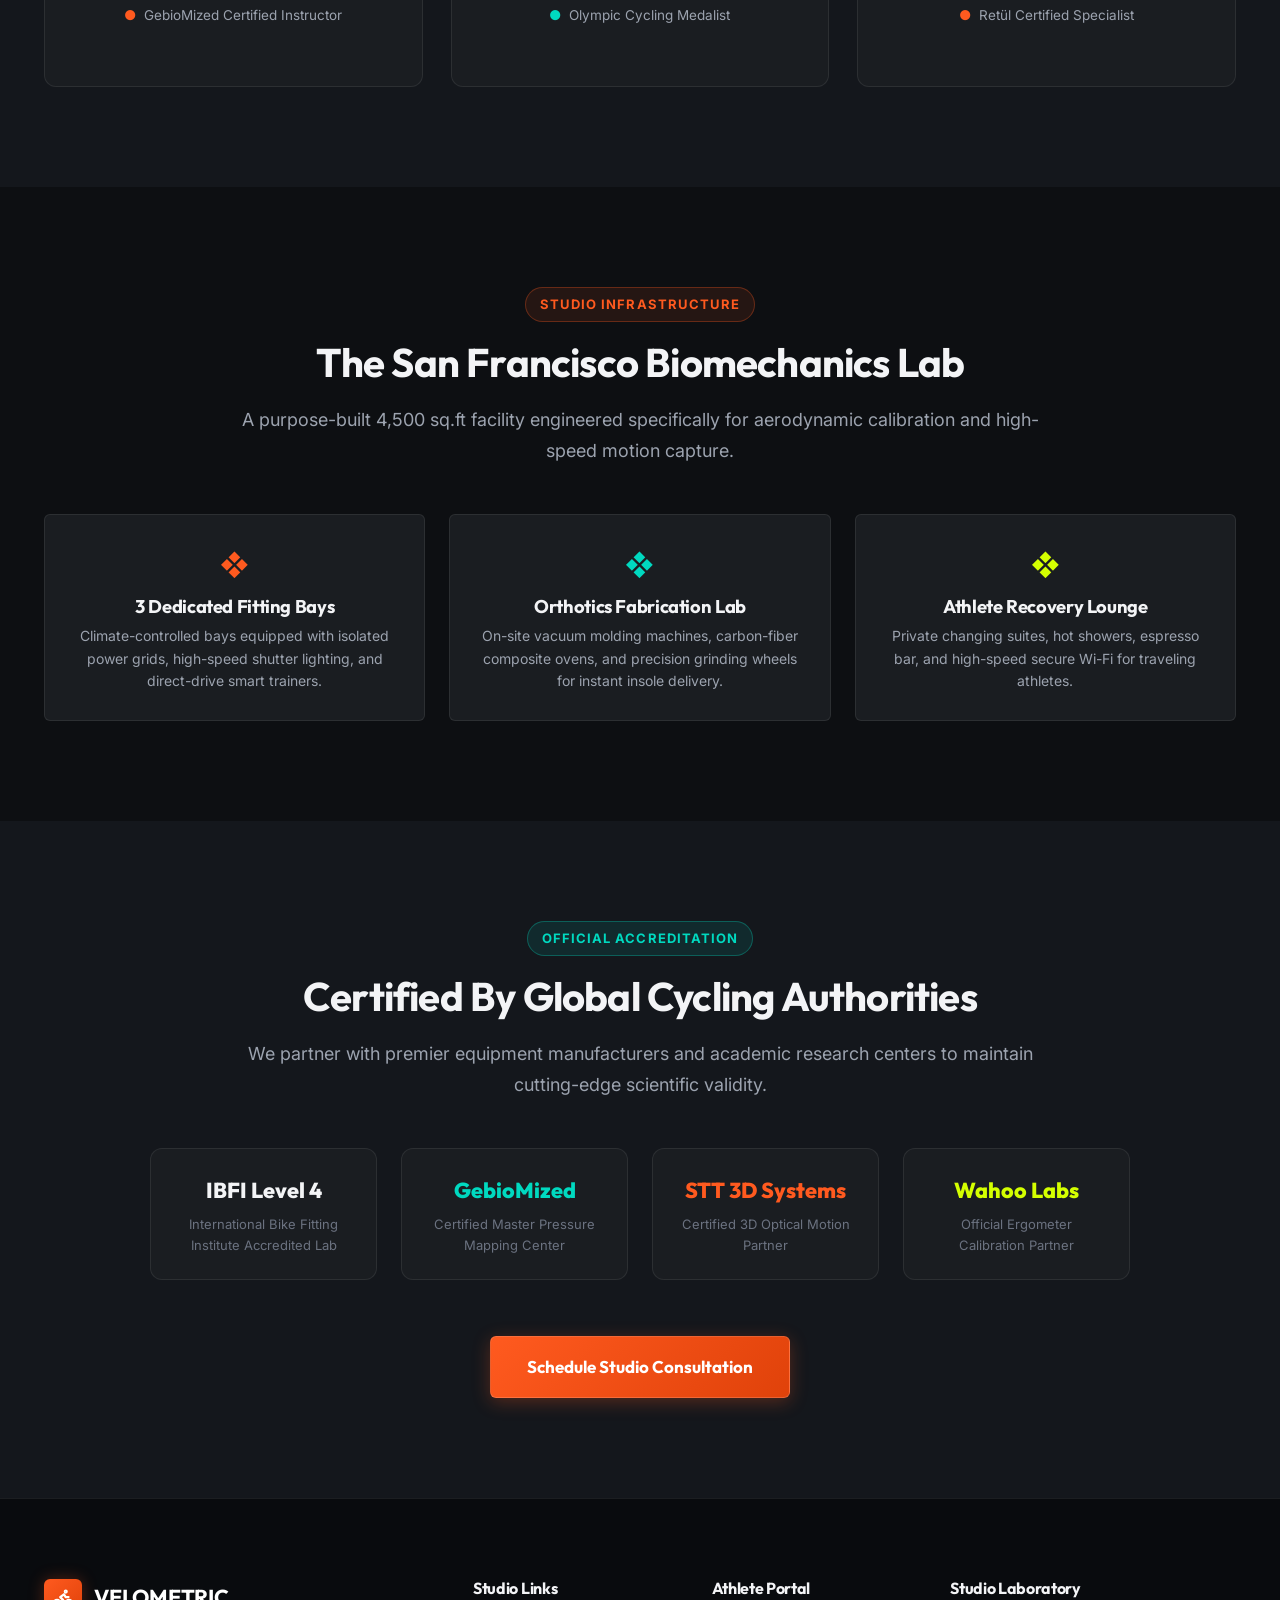
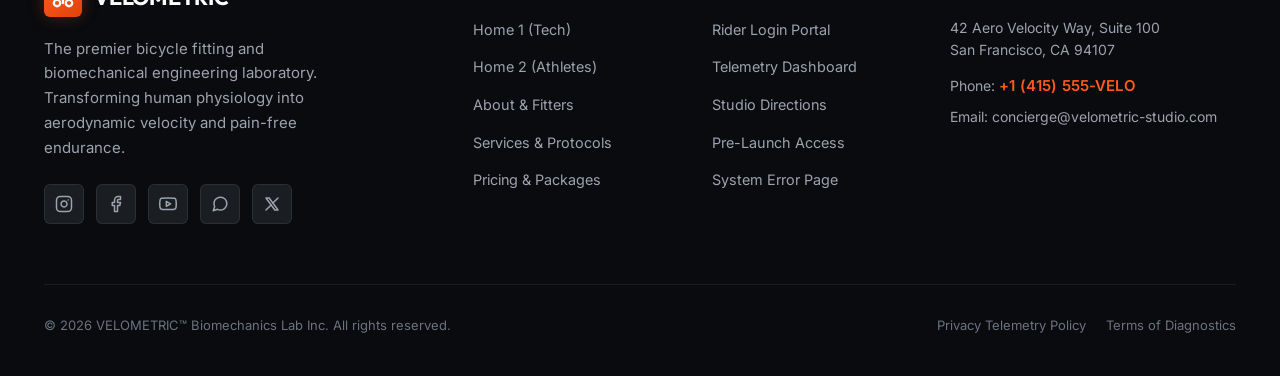
<file: about.html>
<!DOCTYPE html>
<html lang="en" data-theme="dark" dir="ltr">
<head>
  <meta charset="UTF-8">
  <meta name="viewport" content="width=device-width, initial-scale=1.0">
  <title>About The Studio &amp; Fitters | VELOMETRIC™</title>
  <meta name="description" content="Meet our IBFI Level 4 certified master bike fitters and sports scientists. State-of-the-art biomechanics laboratory engineered for competitive cyclists and triathletes.">
  <meta name="keywords" content="bike fitters, IBFI level 4, sports science studio, cycling biomechanist, bike fit lab tour">
  
  <link rel="stylesheet" href="assets/css/style.css">
  <link rel="stylesheet" href="assets/css/dark-mode.css">
  <link rel="stylesheet" href="assets/css/rtl.css">
  <!-- Favicon -->
  <link rel="icon" type="image/svg+xml" href="assets/images/favicon.svg">
  <link rel="alternate icon" type="image/png" href="assets/images/favicon.png">

</head>
<body data-page="about">
  <a href="#main-content" class="skip-link">Skip to main content</a>

  <!-- STRICT NAVBAR -->
  <header class="site-header">
    <div class="container navbar">
      <a href="index.html" class="brand-logo" aria-label="VELOMETRIC Studio Home">
        <div class="brand-icon">
          <svg width="22" height="22" viewBox="0 0 24 24" fill="none" stroke="currentColor" stroke-width="2.5" stroke-linecap="round" stroke-linejoin="round"><circle cx="18.5" cy="17.5" r="3.5"></circle><circle cx="5.5" cy="17.5" r="3.5"></circle><circle cx="15" cy="5" r="1"></circle><path d="M12 17.5V14l-3-3 4-3 2 3h3"></path></svg>
        </div>
        <span>VELOMETRIC</span>
      </a>

      <nav class="nav-menu" aria-label="Main Navigation">
        <a href="index.html" class="nav-link">Home</a>
        <a href="home2.html" class="nav-link">Home 2</a>
        <a href="about.html" class="nav-link active">About</a>
        <a href="services.html" class="nav-link">Services</a>
        <a href="pricing.html" class="nav-link">Pricing</a>
        <a href="contact.html" class="nav-link">Contact</a>
        <div class="nav-drawer-actions">
          <div class="nav-drawer-toggles">
            <button class="theme-toggle-btn" aria-label="Toggle Dark/Light Mode">
              <svg width="18" height="18" viewBox="0 0 24 24" fill="none" stroke="currentColor" stroke-width="2"><circle cx="12" cy="12" r="5"></circle><line x1="12" y1="1" x2="12" y2="3"></line><line x1="12" y1="21" x2="12" y2="23"></line><line x1="4.22" y1="4.22" x2="5.64" y2="5.64"></line><line x1="18.36" y1="18.36" x2="19.78" y2="19.78"></line><line x1="1" y1="12" x2="3" y2="12"></line><line x1="21" y1="12" x2="23" y2="12"></line><line x1="4.22" y1="19.78" x2="5.64" y2="18.36"></line><line x1="18.36" y1="5.64" x2="19.78" y2="4.22"></line></svg>
            </button>
            <button class="rtl-toggle-btn" aria-label="Toggle RTL Layout">RTL</button>
          </div>
          <div class="nav-drawer-buttons">
            <a href="login.html" class="nav-btn-login">
              <svg width="16" height="16" viewBox="0 0 24 24" fill="none" stroke="currentColor" stroke-width="2"><path d="M15 3h4a2 2 0 0 1 2 2v14a2 2 0 0 1-2 2h-4"></path><polyline points="10 17 15 12 10 7"></polyline><line x1="15" y1="12" x2="3" y2="12"></line></svg>
              <span>Login</span>
            </a>
            <a href="dashboard.html" class="nav-btn-dashboard">Dashboard</a>
          </div>
        </div>
      </nav>

      <div class="nav-actions">
        <button class="theme-toggle-btn" aria-label="Toggle Dark/Light Mode">
          <svg width="18" height="18" viewBox="0 0 24 24" fill="none" stroke="currentColor" stroke-width="2"><circle cx="12" cy="12" r="5"></circle><line x1="12" y1="1" x2="12" y2="3"></line><line x1="12" y1="21" x2="12" y2="23"></line><line x1="4.22" y1="4.22" x2="5.64" y2="5.64"></line><line x1="18.36" y1="18.36" x2="19.78" y2="19.78"></line><line x1="1" y1="12" x2="3" y2="12"></line><line x1="21" y1="12" x2="23" y2="12"></line><line x1="4.22" y1="19.78" x2="5.64" y2="18.36"></line><line x1="18.36" y1="5.64" x2="19.78" y2="4.22"></line></svg>
        </button>
        <button class="rtl-toggle-btn" aria-label="Toggle RTL Layout">RTL</button>
        <a href="login.html" class="nav-btn-login">
          <svg width="16" height="16" viewBox="0 0 24 24" fill="none" stroke="currentColor" stroke-width="2"><path d="M15 3h4a2 2 0 0 1 2 2v14a2 2 0 0 1-2 2h-4"></path><polyline points="10 17 15 12 10 7"></polyline><line x1="15" y1="12" x2="3" y2="12"></line></svg>
          <span>Login</span>
        </a>
        <a href="dashboard.html" class="nav-btn-dashboard">Dashboard</a>
        <button class="hamburger-btn" aria-label="Open mobile menu" aria-expanded="false">
          <span></span><span></span><span></span>
        </button>
      </div>
    </div>
  </header>

  <main id="main-content">
    <!-- ====================================================================
         SECTION 1: OUR GENESIS & MISSION
         ==================================================================== -->
    <section class="section subpage-hero about-hero-section">
      <div class="container">
        <div class="about-hero-grid" style="display: grid; grid-template-columns: 1.1fr 0.9fr; gap: 56px; align-items: center;">
          <div>
            <div class="section-eyebrow">Studio Origin &amp; Vision</div>
            <h1 class="section-title text-gradient">The Science of Frictionless Human Velocity</h1>
            <p style="font-size: 1.0625rem; color: var(--text-secondary); line-height: 1.7; margin-bottom: 16px;">
              VELOMETRIC™ was established in 2021 by licensed physical therapists, sports biomechanists, and aerodynamic engineers who recognized that bicycle fitting was trapped in obsolete static approximations—relying on eye estimations and static plumb lines.
            </p>
            <p style="font-size: 0.9375rem; color: var(--text-secondary); line-height: 1.7; margin-bottom: 22px;">
              We engineered a clinical, medical-grade biomechanics laboratory where every millimeter is validated through synchronized 240Hz infrared motion capture, 64-sensor tactile pressure arrays, and continuous VO2 metabolic gas telemetry.
            </p>

            <div style="display: flex; gap: 28px; flex-wrap: wrap;">
              <div>
                <div style="font-family: var(--font-heading); font-size: 2.1rem; font-weight: 800; color: var(--accent-volt);">1,420+</div>
                <div style="font-size: 0.8125rem; color: var(--text-muted); text-transform: uppercase; font-weight: 600;">Clinical &amp; Pro Fits</div>
              </div>
              <div>
                <div style="font-family: var(--font-heading); font-size: 2.1rem; font-weight: 800; color: var(--accent-teal);">99.2%</div>
                <div style="font-size: 0.8125rem; color: var(--text-muted); text-transform: uppercase; font-weight: 600;">Comfort Retention</div>
              </div>
              <div>
                <div style="font-family: var(--font-heading); font-size: 2.1rem; font-weight: 800; color: var(--accent-lime);">14</div>
                <div style="font-size: 0.8125rem; color: var(--text-muted); text-transform: uppercase; font-weight: 600;">National Medals</div>
              </div>
              <div>
                <div style="font-family: var(--font-heading); font-size: 2.1rem; font-weight: 800; color: var(--text-primary);">60 Days</div>
                <div style="font-size: 0.8125rem; color: var(--text-muted); text-transform: uppercase; font-weight: 600;">Fine-Tune Guarantee</div>
              </div>
            </div>
          </div>

          <div>
            <div class="hero-image-card">
              <img src="assets/images/studio_interior.jpg" alt="VELOMETRIC Biomechanics Laboratory interior with dynamic fitting bays, optical motion cameras, and athlete lounge" width="560" height="380" style="height: 380px; width: 100%; object-fit: cover;" loading="eager">
            </div>
          </div>
        </div>
      </div>
    </section>

    <!-- ====================================================================
         SECTION 2: CLINICAL FITTING METHODOLOGY (4-STAGE FRAMEWORK)
         ==================================================================== -->
    <section class="section" id="fitting-methodology" style="background: var(--bg-secondary);">
      <div class="container">
        <div class="section-header" style="max-width: 820px; margin: 0 auto 56px; text-align: center;">
          <div class="section-eyebrow eyebrow-teal">Evidence-Based Science</div>
          <h2 class="section-title">Our 4-Phase Diagnostic &amp; Kinetic Methodology</h2>
          <p class="section-desc">
            We evaluate the cyclist as a dynamic biological kinetic chain, not a stationary machine. Every adjustment is governed by joint angle physics, muscular recruitment paths, and interface pressure sensors.
          </p>
        </div>

        <div class="methodology-grid">
          <!-- Phase 1 -->
          <div class="methodology-card">
            <div class="methodology-num">01</div>
            <h3 style="font-size: 1.25rem; margin-bottom: 12px; color: var(--text-primary); text-align: center;">Physical &amp; Mobility Screening</h3>
            <p style="font-size: 0.875rem; color: var(--text-secondary); line-height: 1.65; margin-bottom: 16px; text-align: center;">
              A 45-minute clinical musculoskeletal assessment off the bike. We test hamstring, psoas, and hip flexibility, identify pelvic rotation asymmetries, measure functional vs. anatomical leg length discrepancies, and inspect foot arch stiffness under load.
            </p>
            <div class="methodology-output" style="color: var(--accent-volt);">
              Key Output: Range-of-Motion Envelope
            </div>
          </div>

          <!-- Phase 2 -->
          <div class="methodology-card teal-card">
            <div class="methodology-num">02</div>
            <h3 style="font-size: 1.25rem; margin-bottom: 12px; color: var(--text-primary); text-align: center;">3D Infrared Motion Capture</h3>
            <p style="font-size: 0.875rem; color: var(--text-secondary); line-height: 1.65; margin-bottom: 16px; text-align: center;">
              With 16 active LED markers placed over key anatomical landmarks, 240Hz infrared optical cameras track joint angles in three dimensions while you pedal under real-world target wattage. We dial knee extension (37°–40° at BDC) and stabilize pelvic tilt.
            </p>
            <div class="methodology-output" style="color: var(--accent-teal);">
              Key Output: 0.1mm Spatial Kinematic Coordinates
            </div>
          </div>

          <!-- Phase 3 -->
          <div class="methodology-card">
            <div class="methodology-num">03</div>
            <h3 style="font-size: 1.25rem; margin-bottom: 12px; color: var(--text-primary); text-align: center;">Tactile Interface Mapping</h3>
            <p style="font-size: 0.875rem; color: var(--text-secondary); line-height: 1.65; margin-bottom: 16px; text-align: center;">
              A wireless 64-sensor GebioMized sleeve records dynamic saddle pressure distribution at 200Hz to eliminate soft-tissue nerve compression. Simultaneously, dual crosshair lasers align shoe cleats and canting shims to ensure true vertical knee tracking.
            </p>
            <div class="methodology-output" style="color: var(--accent-volt);">
              Key Output: Center-of-Pressure Heatmap &amp; Shims
            </div>
          </div>

          <!-- Phase 4 -->
          <div class="methodology-card teal-card">
            <div class="methodology-num">04</div>
            <h3 style="font-size: 1.25rem; margin-bottom: 12px; color: var(--text-primary); text-align: center;">CAD Specs &amp; 60-Day Road Trial</h3>
            <p style="font-size: 0.875rem; color: var(--text-secondary); line-height: 1.65; margin-bottom: 16px; text-align: center;">
              Cockpit reach, stack risers, and stem angles are locked with digital torque tools. We export a comprehensive CAD blueprint for your mechanics and provide an unconditional 60-day road-testing window with complimentary follow-up tweaks.
            </p>
            <div class="methodology-output" style="color: var(--accent-teal);">
              Key Output: Full Fit Dossier + 60-Day Guarantee
            </div>
          </div>
        </div>
      </div>
    </section>

    <!-- ====================================================================
         SECTION 3: TYPES OF FITTINGS OFFERED
         ==================================================================== -->
    <section class="section" id="types-of-fittings">
      <div class="container">
        <div class="section-header" style="max-width: 820px; margin: 0 auto 56px; text-align: center;">
          <div class="section-eyebrow">Comprehensive Menu</div>
          <h2 class="section-title">Types of Fittings Offered In Our Studio</h2>
          <p class="section-desc">
            We provide targeted, specialized fitting protocols calibrated for road racing, gravel adventures, Ironman triathlons, and pre-purchase geometry consultations.
          </p>
        </div>

        <div style="display: grid; grid-template-columns: repeat(3, 1fr); gap: 24px;" class="types-fittings-grid">
          <!-- Fitting Type 1 -->
          <div class="card-center" data-tilt style="text-align: center; align-items: center; padding: 34px 26px;">
            <div class="card-icon" style="margin: 0 auto 20px auto; width: 56px; height: 56px; font-size: 1.25rem;">
              <svg width="24" height="24" viewBox="0 0 24 24" fill="none" stroke="currentColor" stroke-width="2"><circle cx="12" cy="12" r="10"></circle><polyline points="12 6 12 12 16 14"></polyline></svg>
            </div>
            <h3 style="font-size: 1.25rem; margin-bottom: 8px; text-align: center; width: 100%;">Pro Dynamic 3D Kinematic Fit</h3>
            <div style="font-size: 0.8125rem; color: var(--accent-volt); font-weight: 700; margin-bottom: 14px; text-align: center; width: 100%;">Road · Gravel · Endurance | 2.5 Hours</div>
            <p style="font-size: 0.875rem; color: var(--text-secondary); line-height: 1.6; margin-bottom: 18px; text-align: center;">
              Our flagship fitting. 3D optical joint tracking, saddle fore/aft setback, handlebar drop, and brake hood angle calibration to eliminate patellar strain, neck cramping, and hand numbness.
            </p>
            <ul style="list-style: none; padding: 0; margin: 0 0 22px 0; display: flex; flex-direction: column; gap: 8px; font-size: 0.8125rem; color: var(--text-muted); text-align: left; width: 100%;">
              <li style="display: flex; gap: 8px; align-items: center;"><span class="text-volt">✓</span> Full clinical physical &amp; spine screen</li>
              <li style="display: flex; gap: 8px; align-items: center;"><span class="text-volt">✓</span> 16-point 240Hz infrared motion capture</li>
              <li style="display: flex; gap: 8px; align-items: center;"><span class="text-volt">✓</span> 60-day road fine-tuning guarantee</li>
            </ul>
            <a href="services.html#dynamic-fit" class="btn btn-secondary btn-sm" style="width: 100%; text-align: center; margin-top: auto;">View Protocol Details</a>
          </div>

          <!-- Fitting Type 2 -->
          <div class="card-center teal-accent" data-tilt style="text-align: center; align-items: center; padding: 34px 26px;">
            <div class="card-icon icon-teal" style="margin: 0 auto 20px auto; width: 56px; height: 56px; font-size: 1.25rem;">
              <svg width="24" height="24" viewBox="0 0 24 24" fill="none" stroke="currentColor" stroke-width="2"><polygon points="13 2 3 14 12 14 11 22 21 10 12 10 13 2"></polygon></svg>
            </div>
            <h3 style="font-size: 1.25rem; margin-bottom: 8px; text-align: center; width: 100%;">Aero TT &amp; Triathlon Precision Fit</h3>
            <div style="font-size: 0.8125rem; color: var(--accent-teal); font-weight: 700; margin-bottom: 14px; text-align: center; width: 100%;">Triathlon · TT · UCI | 3.0 Hours</div>
            <p style="font-size: 0.875rem; color: var(--text-secondary); line-height: 1.6; margin-bottom: 18px; text-align: center;">
              Engineered for Kona qualifiers and time-trialists. Virtual CdA drag optimization, 10°–15° high-hands aero tuck, stack risers, and pelvic forward rotation while preserving >45° hip angle for the run.
            </p>
            <ul style="list-style: none; padding: 0; margin: 0 0 22px 0; display: flex; flex-direction: column; gap: 8px; font-size: 0.8125rem; color: var(--text-muted); text-align: left; width: 100%;">
              <li style="display: flex; gap: 8px; align-items: center;"><span class="text-teal">✓</span> Cockpit spacer &amp; extension geometry</li>
              <li style="display: flex; gap: 8px; align-items: center;"><span class="text-teal">✓</span> Diaphragmatic lung breathing clearance</li>
              <li style="display: flex; gap: 8px; align-items: center;"><span class="text-teal">✓</span> Virtual CdA aero drag profiling</li>
            </ul>
            <a href="services.html#aero-fit" class="btn btn-secondary btn-sm" style="width: 100%; text-align: center; margin-top: auto;">View Protocol Details</a>
          </div>

          <!-- Fitting Type 3 -->
          <div class="card-center" data-tilt style="text-align: center; align-items: center; padding: 34px 26px;">
            <div class="card-icon" style="margin: 0 auto 20px auto; width: 56px; height: 56px; font-size: 1.25rem;">
              <svg width="24" height="24" viewBox="0 0 24 24" fill="none" stroke="currentColor" stroke-width="2"><circle cx="12" cy="12" r="10"></circle><path d="M8 12h8"></path><path d="M12 8v8"></path></svg>
            </div>
            <h3 style="font-size: 1.25rem; margin-bottom: 8px; text-align: center; width: 100%;">Podiatric Cleat &amp; Custom Footbeds</h3>
            <div style="font-size: 0.8125rem; color: var(--accent-volt); font-weight: 700; margin-bottom: 14px; text-align: center; width: 100%;">Foot-Pedal Interface | 75 Minutes</div>
            <p style="font-size: 0.875rem; color: var(--text-secondary); line-height: 1.6; margin-bottom: 18px; text-align: center;">
              Dual crosshair laser alignment over 1st/5th metatarsal heads, rotational float calibration, custom vacuum-molded carbon-composite insoles, and canting shims to eradicate knee pain and hot spots.
            </p>
            <ul style="list-style: none; padding: 0; margin: 0 0 22px 0; display: flex; flex-direction: column; gap: 8px; font-size: 0.8125rem; color: var(--text-muted); text-align: left; width: 100%;">
              <li style="display: flex; gap: 8px; align-items: center;"><span class="text-volt">✓</span> Digital caliper shoe profiling</li>
              <li style="display: flex; gap: 8px; align-items: center;"><span class="text-volt">✓</span> Varus/valgus canting shims</li>
              <li style="display: flex; gap: 8px; align-items: center;"><span class="text-volt">✓</span> Custom thermo-molded orthotics</li>
            </ul>
            <a href="services.html#cleat-fit" class="btn btn-secondary btn-sm" style="width: 100%; text-align: center; margin-top: auto;">View Protocol Details</a>
          </div>

          <!-- Fitting Type 4 -->
          <div class="card-center teal-accent" data-tilt style="text-align: center; align-items: center; padding: 34px 26px;">
            <div class="card-icon icon-teal" style="margin: 0 auto 20px auto; width: 56px; height: 56px; font-size: 1.25rem;">
              <svg width="24" height="24" viewBox="0 0 24 24" fill="none" stroke="currentColor" stroke-width="2"><rect x="2" y="3" width="20" height="14" rx="2" ry="2"></rect><line x1="8" y1="21" x2="16" y2="21"></line><line x1="12" y1="17" x2="12" y2="21"></line></svg>
            </div>
            <h3 style="font-size: 1.25rem; margin-bottom: 8px; text-align: center; width: 100%;">GebioMized® Saddle Pressure Mapping</h3>
            <div style="font-size: 0.8125rem; color: var(--accent-teal); font-weight: 700; margin-bottom: 14px; text-align: center; width: 100%;">Pelvic Biomechanics | 90 Minutes</div>
            <p style="font-size: 0.875rem; color: var(--text-secondary); line-height: 1.6; margin-bottom: 18px; text-align: center;">
              Using a flexible 64-sensor tactile mat, we visualize dynamic pelvic pressure distribution, pubic ramus loading, and pelvic rotation. We test models from our 40+ test bank to eliminate pudendal numbness.
            </p>
            <ul style="list-style: none; padding: 0; margin: 0 0 22px 0; display: flex; flex-direction: column; gap: 8px; font-size: 0.8125rem; color: var(--text-muted); text-align: left; width: 100%;">
              <li style="display: flex; gap: 8px; align-items: center;"><span class="text-teal">✓</span> 200Hz live force mapping</li>
              <li style="display: flex; gap: 8px; align-items: center;"><span class="text-teal">✓</span> 40+ loaner test saddles (Specialized, ISM, Selle)</li>
              <li style="display: flex; gap: 8px; align-items: center;"><span class="text-teal">✓</span> 50/50 pelvic symmetry target</li>
            </ul>
            <a href="services.html#saddle-mapping" class="btn btn-secondary btn-sm" style="width: 100%; text-align: center; margin-top: auto;">View Protocol Details</a>
          </div>

          <!-- Fitting Type 5 -->
          <div class="card-center" data-tilt style="text-align: center; align-items: center; padding: 34px 26px;">
            <div class="card-icon" style="margin: 0 auto 20px auto; width: 56px; height: 56px; font-size: 1.25rem;">
              <svg width="24" height="24" viewBox="0 0 24 24" fill="none" stroke="currentColor" stroke-width="2"><path d="M14 2H6a2 2 0 0 0-2 2v16a2 2 0 0 0 2 2h12a2 2 0 0 0 2-2V8z"></path><polyline points="14 2 14 8 20 8"></polyline><line x1="16" y1="13" x2="8" y2="13"></line><line x1="16" y1="17" x2="8" y2="17"></line><polyline points="10 9 9 9 8 9"></polyline></svg>
            </div>
            <h3 style="font-size: 1.25rem; margin-bottom: 8px; text-align: center; width: 100%;">Pre-Purchase Frame Geometry CAD</h3>
            <div style="font-size: 0.8125rem; color: var(--accent-volt); font-weight: 700; margin-bottom: 14px; text-align: center; width: 100%;">Frame Sizing Advisory | 90 Minutes</div>
            <p style="font-size: 0.875rem; color: var(--text-secondary); line-height: 1.6; margin-bottom: 18px; text-align: center;">
              Never buy the wrong frame size again. We determine your ideal Stack, Reach, and Cockpit Coordinates on our motorized fit jig, cross-referencing your body against 1,200+ commercial bicycle geometries.
            </p>
            <ul style="list-style: none; padding: 0; margin: 0 0 22px 0; display: flex; flex-direction: column; gap: 8px; font-size: 0.8125rem; color: var(--text-muted); text-align: left; width: 100%;">
              <li style="display: flex; gap: 8px; align-items: center;"><span class="text-volt">✓</span> Motorized dynamic sizing jig test</li>
              <li style="display: flex; gap: 8px; align-items: center;"><span class="text-volt">✓</span> 1,200+ global bike database cross-reference</li>
              <li style="display: flex; gap: 8px; align-items: center;"><span class="text-volt">✓</span> Precise stem &amp; spacer blueprint for builder</li>
            </ul>
            <a href="services.html#pre-purchase" class="btn btn-secondary btn-sm" style="width: 100%; text-align: center; margin-top: auto;">View Protocol Details</a>
          </div>

          <!-- Fitting Type 6 -->
          <div class="card-center teal-accent" data-tilt style="text-align: center; align-items: center; padding: 34px 26px;">
            <div class="card-icon icon-teal" style="margin: 0 auto 20px auto; width: 56px; height: 56px; font-size: 1.25rem;">
              <svg width="24" height="24" viewBox="0 0 24 24" fill="none" stroke="currentColor" stroke-width="2"><path d="M3 9l9-7 9 7v11a2 2 0 0 1-2 2H5a2 2 0 0 1-2-2z"></path><polyline points="9 22 9 12 15 12 15 22"></polyline></svg>
            </div>
            <h3 style="font-size: 1.25rem; margin-bottom: 8px; text-align: center; width: 100%;">Indoor Smart Bike &amp; Trainer Fit</h3>
            <div style="font-size: 0.8125rem; color: var(--accent-teal); font-weight: 700; margin-bottom: 14px; text-align: center; width: 100%;">Indoor Ergonomics | 75 Minutes</div>
            <p style="font-size: 0.875rem; color: var(--text-secondary); line-height: 1.6; margin-bottom: 18px; text-align: center;">
              Indoor smart bikes (Wahoo KICKR Bike, Stages, Wattbike, Tacx, Peloton) present unique static micro-trauma due to zero lateral sway. We optimize your indoor ergonomics to prevent overuse injuries on Zwift.
            </p>
            <ul style="list-style: none; padding: 0; margin: 0 0 22px 0; display: flex; flex-direction: column; gap: 8px; font-size: 0.8125rem; color: var(--text-muted); text-align: left; width: 100%;">
              <li style="display: flex; gap: 8px; align-items: center;"><span class="text-teal">✓</span> Fixed-flywheel pelvic compensation</li>
              <li style="display: flex; gap: 8px; align-items: center;"><span class="text-teal">✓</span> Core stabilization for static trainers</li>
              <li style="display: flex; gap: 8px; align-items: center;"><span class="text-teal">✓</span> In-home coordinate replication guide</li>
            </ul>
            <a href="pricing.html" class="btn btn-secondary btn-sm" style="width: 100%; text-align: center; margin-top: auto;">View Pricing</a>
          </div>
        </div>
      </div>
    </section>

    <!-- ====================================================================
         SECTION 4: TYPES OF BICYCLES HANDLED
         ==================================================================== -->
    <section class="section" id="bicycles-handled" style="background: var(--bg-secondary);">
      <div class="container">
        <div class="section-header" style="max-width: 820px; margin: 0 auto 48px; text-align: center;">
          <div class="section-eyebrow eyebrow-teal">Fleet &amp; Frame Versatility</div>
          <h2 class="section-title">Bicycles Handled In Our Performance Atelier</h2>
          <p class="section-desc">
            Our multi-axis diagnostic rigs, clamp adapters, and direct-drive trainers support every contemporary frame architecture, electronic groupset, and proprietary integrated cockpit.
          </p>
        </div>

        <!-- Featured Staging Photo -->
        <div style="margin-bottom: 48px;">
          <div class="hero-image-card" style="box-shadow: 0 0 50px rgba(0, 217, 192, 0.15);">
            <img src="assets/images/bicycles_handled_studio.jpg" alt="VELOMETRIC Studio Diagnostic Bays showcasing diverse bicycles handled: Aero Road, Triathlon TT, Gravel Rig, and XC Mountain Bike" width="1200" height="640" style="height: auto; max-height: 520px; object-fit: cover;" loading="lazy">
          </div>
          <div style="display: flex; justify-content: space-between; align-items: center; margin-top: 14px; font-size: 0.8125rem; color: var(--text-muted); flex-wrap: wrap; gap: 10px;">
            <span>VELOMETRIC™ Studio Bays · Aero Road, TT Tri Superbike, Gravel All-Road &amp; XC MTB Active Test Bays</span>
            <span class="text-teal" style="font-weight: 600;">Full Electronic (Di2, AXS, EPS) &amp; Mechanical Compatibility</span>
          </div>
        </div>

        <!-- 6 Bicycle Category Cards -->
        <div class="bikes-handled-grid">
          <div class="bike-category-card">
            <span class="text-volt" style="font-size: 1.75rem; margin-bottom: 8px;">❖</span>
            <h3 style="font-size: 1.15rem; margin: 0 0 10px 0; color: var(--text-primary); text-align: center;">Aero &amp; Endurance Road Bikes</h3>
            <p style="font-size: 0.875rem; color: var(--text-secondary); line-height: 1.6; margin-bottom: 14px; text-align: center;">
              Specialized Tarmac SL8, Pinarello Dogma, Trek Madone, Cervélo R5, Canyon Aeroad, Colnago V4Rs. We master internal hydraulic hose routing, integrated one-piece cockpits, and electronic Di2/AXS hood setups.
            </p>
            <div style="margin-top: auto; font-size: 0.8125rem; color: var(--accent-volt); font-weight: 600; text-align: center;">Focus: Aerodynamic Efficiency &amp; Power</div>
          </div>

          <div class="bike-category-card">
            <span class="text-teal" style="font-size: 1.75rem; margin-bottom: 8px;">❖</span>
            <h3 style="font-size: 1.15rem; margin: 0 0 10px 0; color: var(--text-primary); text-align: center;">Time Trial &amp; Triathlon Superbikes</h3>
            <p style="font-size: 0.875rem; color: var(--text-secondary); line-height: 1.6; margin-bottom: 14px; text-align: center;">
              Canyon Speedmax CFR, Cervélo P5/PX, Quintana Roo PRsix, Factor Hanzo, Trek Speed Concept. Custom multi-axis aerobar risers, tilt angles, high-hands tucks, and integrated hydration bladder positioning.
            </p>
            <div style="margin-top: auto; font-size: 0.8125rem; color: var(--accent-teal); font-weight: 600; text-align: center;">Focus: Maximum CdA Drag Reduction</div>
          </div>

          <div class="bike-category-card">
            <span class="text-lime" style="font-size: 1.75rem; margin-bottom: 8px;">❖</span>
            <h3 style="font-size: 1.15rem; margin: 0 0 10px 0; color: var(--text-primary); text-align: center;">Gravel, All-Road &amp; Bikepacking</h3>
            <p style="font-size: 0.875rem; color: var(--text-secondary); line-height: 1.6; margin-bottom: 14px; text-align: center;">
              Specialized Diverge, Open UP/WI.DE, Santa Cruz Stigmata, 3T Exploro, Trek Checkpoint. Flared drops (16°–24° flare), extended wheelbase reach, vibration-absorbing seatpost compliance, and bikepacking bag clearances.
            </p>
            <div style="margin-top: auto; font-size: 0.8125rem; color: var(--accent-lime); font-weight: 600; text-align: center;">Focus: Rough Terrain Stability &amp; Endurance</div>
          </div>

          <div class="bike-category-card">
            <span class="text-volt" style="font-size: 1.75rem; margin-bottom: 8px;">❖</span>
            <h3 style="font-size: 1.15rem; margin: 0 0 10px 0; color: var(--text-primary); text-align: center;">Cross-Country &amp; Trail Mountain Bikes</h3>
            <p style="font-size: 0.875rem; color: var(--text-secondary); line-height: 1.6; margin-bottom: 14px; text-align: center;">
              Scott Spark RC, Specialized Epic, Trek Supercaliber, Santa Cruz Blur. Flat/riser bar sweep, brake lever reach, dropper post travel ergonomics, and suspension sag compensation under real rider weight.
            </p>
            <div style="margin-top: auto; font-size: 0.8125rem; color: var(--accent-volt); font-weight: 600; text-align: center;">Focus: Technical Climbing &amp; Core Control</div>
          </div>

          <div class="bike-category-card">
            <span class="text-teal" style="font-size: 1.75rem; margin-bottom: 8px;">❖</span>
            <h3 style="font-size: 1.15rem; margin: 0 0 10px 0; color: var(--text-primary); text-align: center;">Indoor Smart Bikes &amp; Ergometers</h3>
            <p style="font-size: 0.875rem; color: var(--text-secondary); line-height: 1.6; margin-bottom: 14px; text-align: center;">
              Wahoo KICKR Bike, Stages SB20, Wattbike Atom, Tacx NEO Bike, Peloton. Replicating your outdoor geometry millimeter-by-millimeter onto dedicated indoor training rigs for high-power Zwift and TrainerRoad blocks.
            </p>
            <div style="margin-top: auto; font-size: 0.8125rem; color: var(--accent-teal); font-weight: 600; text-align: center;">Focus: Overuse Strain Prevention</div>
          </div>

          <div class="bike-category-card">
            <span class="text-lime" style="font-size: 1.75rem; margin-bottom: 8px;">❖</span>
            <h3 style="font-size: 1.15rem; margin: 0 0 10px 0; color: var(--text-primary); text-align: center;">Custom Handbuilt &amp; Bespoke Frames</h3>
            <p style="font-size: 0.875rem; color: var(--text-secondary); line-height: 1.6; margin-bottom: 14px; text-align: center;">
              Moots, Seven Cycles, Mosaic, Independent Fabrication, Firefly. We provide millimeter-precision CAD coordinate charts (stack, reach, seat tube angle, fork rake) directly to custom titanium and carbon framebuilders.
            </p>
            <div style="margin-top: auto; font-size: 0.8125rem; color: var(--accent-lime); font-weight: 600; text-align: center;">Focus: Custom Builder Engineering Blueprints</div>
          </div>
        </div>
      </div>
    </section>

    <!-- ====================================================================
         SECTION 5: HOW THE STUDIO HELPS IMPROVE RIDER PERFORMANCE
         ==================================================================== -->
    <section class="section" id="performance-improvement">
      <div class="container">
        <div class="section-header" style="max-width: 820px; margin: 0 auto 56px; text-align: center;">
          <div class="section-eyebrow">Measurable Athletic Outcomes</div>
          <h2 class="section-title">How Our Studio Improves Rider Performance</h2>
          <p class="section-desc">
            A precision bike fit is not just about avoiding discomfort—it is the single highest-return performance upgrade in cycling, yielding proven aerodynamic, metabolic, and mechanical power gains.
          </p>
        </div>

        <div class="performance-impact-grid">
          <!-- Metric 1 -->
          <div class="performance-impact-card">
            <div class="performance-metric-val text-volt">+15–30W</div>
            <h3 style="font-size: 1.15rem; margin-bottom: 10px; color: var(--text-primary);">Sustained Functional Power (FTP)</h3>
            <p style="font-size: 0.875rem; color: var(--text-secondary); line-height: 1.65; margin: 0;">
              By dialing knee extension to 37°–40° at bottom dead-center and aligning foot cleats with millimeter precision, we maximize gluteus maximus recruitment and eliminate dead spots throughout 360° of pedal rotation.
            </p>
          </div>

          <!-- Metric 2 -->
          <div class="performance-impact-card">
            <div class="performance-metric-val text-teal">12–28W</div>
            <h3 style="font-size: 1.15rem; margin-bottom: 10px; color: var(--text-primary);">Aerodynamic Drag Reduction (CdA)</h3>
            <p style="font-size: 0.875rem; color: var(--text-secondary); line-height: 1.65; margin: 0;">
              Over 80% of cycling resistance at race velocity is aerodynamic drag. We optimize head position, arm cup angle, and torso slope to reduce CdA, saving 60 to 120 seconds over a 40km time trial at race effort.
            </p>
          </div>

          <!-- Metric 3 -->
          <div class="performance-impact-card">
            <div class="performance-metric-val text-lime">100%</div>
            <h3 style="font-size: 1.15rem; margin-bottom: 10px; color: var(--text-primary);">Overuse Injury Eradication</h3>
            <p style="font-size: 0.875rem; color: var(--text-secondary); line-height: 1.65; margin: 0;">
              Clinical resolution of chondromalacia patellae (knee pain), pudendal nerve numbness, piriformis sciatica, Achilles tendinopathy, and cervical neck hyperextension, keeping you riding injury-free all season.
            </p>
          </div>

          <!-- Metric 4 -->
          <div class="performance-impact-card">
            <div class="performance-metric-val" style="color: var(--text-primary);">-8.5%</div>
            <h3 style="font-size: 1.15rem; margin-bottom: 10px; color: var(--text-primary);">Metabolic Oxygen Consumption</h3>
            <p style="font-size: 0.875rem; color: var(--text-secondary); line-height: 1.65; margin: 0;">
              Stabilizing pelvic rock and supporting foot arches reduces muscular stabilizer fatigue and cardiac drift. You consume less glycogen and oxygen per watt produced, leaving more energy for the final sprint or run leg.
            </p>
          </div>
        </div>
      </div>
    </section>

    <!-- ====================================================================
         SECTION 6: MASTER FITTERS & SPORTS SCIENTISTS FACULTY
         ==================================================================== -->
    <section class="section" id="fitters-team" style="background: var(--bg-secondary);">
      <div class="container">
        <div class="section-header" style="max-width: 820px; margin: 0 auto 56px; text-align: center;">
          <div class="section-eyebrow eyebrow-teal">Clinical Faculty</div>
          <h2 class="section-title">Master Fitters &amp; Biomechanical Doctors</h2>
          <p class="section-desc">
            You are not fitted by retail sales associates. Our practitioners hold doctorate-level sports medicine credentials and international IBFI Level 4 certifications.
          </p>
        </div>

        <div class="about-team-grid">
          <!-- Fitter 1 -->
          <div class="tilt-card-wrapper">
            <div class="card-center" data-tilt>
              <div class="team-avatar" style="width: 96px; height: 96px; margin: 0 auto 16px; border-radius: 50%; overflow: hidden; border: 2px solid var(--accent-volt); box-shadow: 0 4px 16px rgba(255, 90, 31, 0.25);">
                <img src="assets/images/dr_marcus_vance.jpg" alt="Dr. Marcus Vance, DPT - Founder &amp; Chief Biomechanist" style="width: 100%; height: 100%; object-fit: cover;">
              </div>
              <h3 class="card-title">Dr. Marcus Vance, DPT</h3>
              <p class="text-volt" style="font-size: 0.8125rem; font-weight: 700; margin-bottom: 12px;">Founder &amp; Chief Biomechanist</p>
              <p class="card-desc">
                Doctor of Physical Therapy specializing in spinal kinetic chains and pelvic tilt kinematics. Former consultant to UCI WorldTour teams with over 14 years of clinical fitting expertise.
              </p>
              <ul class="card-meta-list">
                <li class="card-meta-item"><span class="text-volt">●</span> IBFI Level 4 Master Fitter</li>
                <li class="card-meta-item"><span class="text-volt">●</span> GebioMized Certified Instructor</li>
              </ul>
            </div>
          </div>

          <!-- Fitter 2 -->
          <div class="tilt-card-wrapper">
            <div class="card-center teal-accent" data-tilt>
              <div class="team-avatar" style="width: 96px; height: 96px; margin: 0 auto 16px; border-radius: 50%; overflow: hidden; border: 2px solid var(--accent-teal); box-shadow: 0 4px 16px rgba(0, 217, 192, 0.25);">
                <img src="assets/images/elena_rostova.jpg" alt="Elena Rostova, MSc - Aerodynamics &amp; TT Specialist" style="width: 100%; height: 100%; object-fit: cover;">
              </div>
              <h3 class="card-title">Elena Rostova, MSc</h3>
              <p class="text-teal" style="font-size: 0.8125rem; font-weight: 700; margin-bottom: 12px;">Aerodynamics &amp; TT Specialist</p>
              <p class="card-desc">
                Master of Science in Sports Biomechanics &amp; Aerodynamic Modeling. Former Olympic national track cycling medalist specializing in aggressive time-trial cockpit optimization and wind tunnel testing.
              </p>
              <ul class="card-meta-list">
                <li class="card-meta-item"><span class="text-teal">●</span> STT 3D Systems Specialist</li>
                <li class="card-meta-item"><span class="text-teal">●</span> Olympic Cycling Medalist</li>
              </ul>
            </div>
          </div>

          <!-- Fitter 3 -->
          <div class="tilt-card-wrapper">
            <div class="card-center" data-tilt>
              <div class="team-avatar" style="width: 96px; height: 96px; margin: 0 auto 16px; border-radius: 50%; overflow: hidden; border: 2px solid var(--accent-volt); box-shadow: 0 4px 16px rgba(255, 90, 31, 0.25);">
                <img src="assets/images/samira_patel.jpg" alt="Samira Patel, PT - Podiatric &amp; Cleat Biomechanist" style="width: 100%; height: 100%; object-fit: cover;">
              </div>
              <h3 class="card-title">Samira Patel, PT</h3>
              <p class="text-volt" style="font-size: 0.8125rem; font-weight: 700; margin-bottom: 12px;">Podiatric &amp; Cleat Biomechanist</p>
              <p class="card-desc">
                Licensed physical therapist focused exclusively on lower-extremity kinetics, custom carbon orthotic fabrication, knee tracking alignment, and foot-pedal interface power transfer.
              </p>
              <ul class="card-meta-list">
                <li class="card-meta-item"><span class="text-volt">●</span> Custom Footbed Master Tech</li>
                <li class="card-meta-item"><span class="text-volt">●</span> Retül Certified Specialist</li>
              </ul>
            </div>
          </div>
        </div>
      </div>
    </section>

    <!-- ====================================================================
         SECTION 7: STUDIO FACILITY & PRECISION TECH LAB
         ==================================================================== -->
    <section class="section" id="facility-tour">
      <div class="container">
        <div class="section-header" style="max-width: 820px; margin: 0 auto 48px; text-align: center;">
          <div class="section-eyebrow">Studio Infrastructure</div>
          <h2 class="section-title">The San Francisco Biomechanics Lab</h2>
          <p class="section-desc">
            A purpose-built 4,500 sq.ft facility engineered specifically for aerodynamic calibration and high-speed motion capture.
          </p>
        </div>

        <div class="about-facility-grid">
          <div style="background: var(--bg-card); padding: 28px 24px; border-radius: var(--radius-sm); border: 1px solid var(--border-subtle); text-align: center; display: flex; flex-direction: column; align-items: center;">
            <div class="text-volt" style="font-size: 1.75rem; margin-bottom: 8px;">❖</div>
            <h4 style="font-size: 1.15rem; color: var(--text-primary); margin-bottom: 8px; text-align: center;">3 Dedicated Fitting Bays</h4>
            <p style="font-size: 0.875rem; color: var(--text-secondary); line-height: 1.6; margin: 0; text-align: center;">Climate-controlled bays equipped with isolated power grids, high-speed shutter lighting, and direct-drive smart trainers.</p>
          </div>
          <div style="background: var(--bg-card); padding: 28px 24px; border-radius: var(--radius-sm); border: 1px solid var(--border-subtle); text-align: center; display: flex; flex-direction: column; align-items: center;">
            <div class="text-teal" style="font-size: 1.75rem; margin-bottom: 8px;">❖</div>
            <h4 style="font-size: 1.15rem; color: var(--text-primary); margin-bottom: 8px; text-align: center;">Orthotics Fabrication Lab</h4>
            <p style="font-size: 0.875rem; color: var(--text-secondary); line-height: 1.6; margin: 0; text-align: center;">On-site vacuum molding machines, carbon-fiber composite ovens, and precision grinding wheels for instant insole delivery.</p>
          </div>
          <div style="background: var(--bg-card); padding: 28px 24px; border-radius: var(--radius-sm); border: 1px solid var(--border-subtle); text-align: center; display: flex; flex-direction: column; align-items: center;">
            <div class="text-lime" style="font-size: 1.75rem; margin-bottom: 8px;">❖</div>
            <h4 style="font-size: 1.15rem; color: var(--text-primary); margin-bottom: 8px; text-align: center;">Athlete Recovery Lounge</h4>
            <p style="font-size: 0.875rem; color: var(--text-secondary); line-height: 1.6; margin: 0; text-align: center;">Private changing suites, hot showers, espresso bar, and high-speed secure Wi-Fi for traveling athletes.</p>
          </div>
        </div>
      </div>
    </section>

    <!-- ====================================================================
         SECTION 8: CERTIFICATIONS & INDUSTRY PARTNERSHIPS
         ==================================================================== -->
    <section class="section" id="certifications" style="background: var(--bg-secondary);">
      <div class="container text-center">
        <div class="section-header" style="max-width: 800px; margin: 0 auto 48px;">
          <div class="section-eyebrow eyebrow-teal">Official Accreditation</div>
          <h2 class="section-title">Certified By Global Cycling Authorities</h2>
          <p class="section-desc">
            We partner with premier equipment manufacturers and academic research centers to maintain cutting-edge scientific validity.
          </p>
        </div>

        <div class="about-accreditation-grid" style="max-width: 980px; margin: 0 auto 56px;">
          <div class="card-center" style="padding: 24px;">
            <div style="font-family: var(--font-heading); font-size: 1.35rem; font-weight: 800; color: var(--text-primary); margin-bottom: 6px;">IBFI Level 4</div>
            <p style="font-size: 0.8125rem; color: var(--text-muted); margin: 0;">International Bike Fitting Institute Accredited Lab</p>
          </div>
          <div class="card-center teal-accent" style="padding: 24px;">
            <div style="font-family: var(--font-heading); font-size: 1.35rem; font-weight: 800; color: var(--accent-teal); margin-bottom: 6px;">GebioMized</div>
            <p style="font-size: 0.8125rem; color: var(--text-muted); margin: 0;">Certified Master Pressure Mapping Center</p>
          </div>
          <div class="card-center" style="padding: 24px;">
            <div style="font-family: var(--font-heading); font-size: 1.35rem; font-weight: 800; color: var(--accent-volt); margin-bottom: 6px;">STT 3D Systems</div>
            <p style="font-size: 0.8125rem; color: var(--text-muted); margin: 0;">Certified 3D Optical Motion Partner</p>
          </div>
          <div class="card-center teal-accent" style="padding: 24px;">
            <div style="font-family: var(--font-heading); font-size: 1.35rem; font-weight: 800; color: var(--accent-lime); margin-bottom: 6px;">Wahoo Labs</div>
            <p style="font-size: 0.8125rem; color: var(--text-muted); margin: 0;">Official Ergometer Calibration Partner</p>
          </div>
        </div>

        <div style="text-align: center;">
          <a href="contact.html" class="btn btn-primary btn-lg">Schedule Studio Consultation</a>
        </div>
      </div>
    </section>
  </main>

  <!-- Global Footer -->
  <footer class="site-footer">
    <div class="container">
      <div class="footer-grid">
        <div class="footer-brand">
          <a href="index.html" class="brand-logo" aria-label="VELOMETRIC Studio Home" style="margin-bottom: 20px; display: inline-flex;">
            <div class="brand-icon">
              <svg width="22" height="22" viewBox="0 0 24 24" fill="none" stroke="currentColor" stroke-width="2.5" stroke-linecap="round" stroke-linejoin="round"><circle cx="18.5" cy="17.5" r="3.5"></circle><circle cx="5.5" cy="17.5" r="3.5"></circle><circle cx="15" cy="5" r="1"></circle><path d="M12 17.5V14l-3-3 4-3 2 3h3"></path></svg>
            </div>
            <span>VELOMETRIC</span>
          </a>
          <p>
            The premier bicycle fitting and biomechanical engineering laboratory. Transforming human physiology into aerodynamic velocity and pain-free endurance.
          </p>
          <div class="footer-socials">
            <a href="https://instagram.com" class="social-link" aria-label="Instagram" target="_blank" rel="noopener"><svg width="18" height="18" viewBox="0 0 24 24" fill="none" stroke="currentColor" stroke-width="2" stroke-linecap="round" stroke-linejoin="round"><rect x="2" y="2" width="20" height="20" rx="5" ry="5"></rect><path d="M16 11.37A4 4 0 1 1 12.63 8 4 4 0 0 1 16 11.37z"></path><line x1="17.5" y1="6.5" x2="17.51" y2="6.5"></line></svg></a>
            <a href="https://facebook.com" class="social-link" aria-label="Facebook" target="_blank" rel="noopener"><svg width="18" height="18" viewBox="0 0 24 24" fill="none" stroke="currentColor" stroke-width="2" stroke-linecap="round" stroke-linejoin="round"><path d="M18 2h-3a5 5 0 0 0-5 5v3H7v4h3v8h4v-8h3l1-4h-4V7a1 1 0 0 1 1-1h3z"></path></svg></a>
            <a href="https://youtube.com" class="social-link" aria-label="YouTube" target="_blank" rel="noopener"><svg width="18" height="18" viewBox="0 0 24 24" fill="none" stroke="currentColor" stroke-width="2" stroke-linecap="round" stroke-linejoin="round"><path d="M22.54 6.42a2.78 2.78 0 0 0-1.94-2C18.88 4 12 4 12 4s-6.88 0-8.6.46a2.78 2.78 0 0 0-1.94 2A29 29 0 0 0 1 11.75a29 29 0 0 0 .46 5.33A2.78 2.78 0 0 0 3.4 19c1.72.46 8.6.46 8.6.46s6.88 0 8.6-.46a2.78 2.78 0 0 0 1.94-2 29 29 0 0 0 .46-5.25 29 29 0 0 0-.46-5.33z"></path><polygon points="9.75 15.02 15.5 11.75 9.75 8.48 9.75 15.02"></polygon></svg></a>
            <a href="https://whatsapp.com" class="social-link" aria-label="WhatsApp" target="_blank" rel="noopener"><svg width="18" height="18" viewBox="0 0 24 24" fill="none" stroke="currentColor" stroke-width="2" stroke-linecap="round" stroke-linejoin="round"><path d="M21 11.5a8.38 8.38 0 0 1-.9 3.8 8.5 8.5 0 0 1-7.6 4.7 8.38 8.38 0 0 1-3.8-.9L3 21l1.9-5.7a8.38 8.38 0 0 1-.9-3.8 8.5 8.5 0 0 1 4.7-7.6 8.38 8.38 0 0 1 3.8-.9h.5a8.48 8.48 0 0 1 8 8v.5z"></path></svg></a>
            <a href="https://x.com" class="social-link" aria-label="X (Twitter)" target="_blank" rel="noopener"><svg width="18" height="18" viewBox="0 0 24 24" fill="none" stroke="currentColor" stroke-width="2" stroke-linecap="round" stroke-linejoin="round"><path d="M4 4l11.733 16h4.267l-11.733 -16z"></path><path d="M4 20l6.768 -6.768m2.46 -2.46l6.772 -6.772"></path></svg></a>
          </div>
        </div>

        <div>
          <h4 class="footer-heading">Studio Links</h4>
          <ul class="footer-links">
            <li><a href="index.html">Home 1 (Tech)</a></li>
            <li><a href="home2.html">Home 2 (Athletes)</a></li>
            <li><a href="about.html">About &amp; Fitters</a></li>
            <li><a href="services.html">Services &amp; Protocols</a></li>
            <li><a href="pricing.html">Pricing &amp; Packages</a></li>
          </ul>
        </div>

        <div>
          <h4 class="footer-heading">Athlete Portal</h4>
          <ul class="footer-links">
            <li><a href="login.html">Rider Login Portal</a></li>
            <li><a href="dashboard.html">Telemetry Dashboard</a></li>
            <li><a href="contact.html">Studio Directions</a></li>
            <li><a href="coming-soon.html">Pre-Launch Access</a></li>
            <li><a href="404.html">System Error Page</a></li>
          </ul>
        </div>

        <div>
          <h4 class="footer-heading">Studio Laboratory</h4>
          <p style="font-size: 0.875rem; color: var(--text-secondary); margin-bottom: 12px;">
            42 Aero Velocity Way, Suite 100<br>
            San Francisco, CA 94107
          </p>
          <p style="font-size: 0.875rem; color: var(--text-secondary); margin-bottom: 8px;">
            Phone: <a href="tel:+14155558356" class="text-volt">+1 (415) 555-VELO</a>
          </p>
          <p style="font-size: 0.875rem; color: var(--text-secondary);">
            Email: concierge@velometric-studio.com
          </p>
        </div>
      </div>

      <div class="footer-bottom">
        <div>&copy; 2026 VELOMETRIC™ Biomechanics Lab Inc. All rights reserved.</div>
        <div style="display: flex; gap: 20px;">
          <a href="#">Privacy Telemetry Policy</a>
          <a href="#">Terms of Diagnostics</a>
        </div>
      </div>
    </div>
  </footer>

  <script src="assets/js/3d-effects.js"></script>
  <script src="assets/js/main.js"></script>
</body>
</html>
</file>
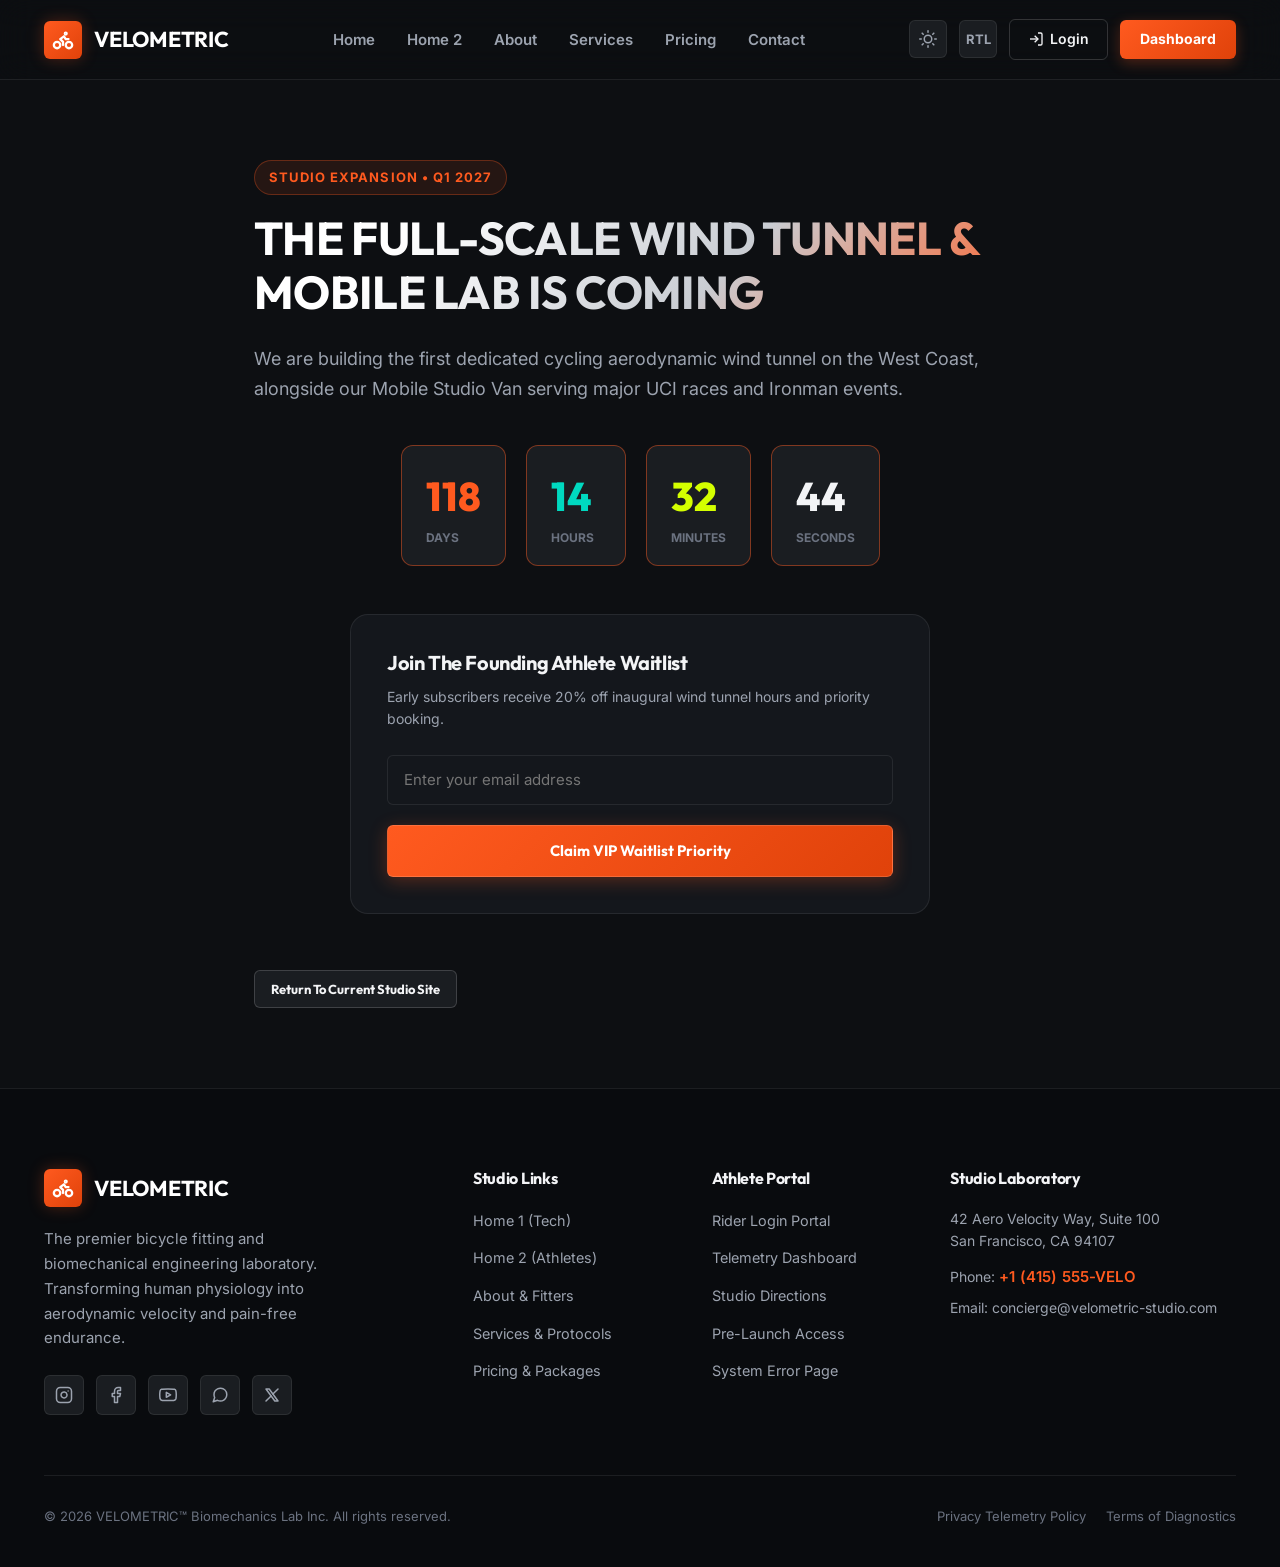
<file: coming-soon.html>
<!DOCTYPE html>
<html lang="en" data-theme="dark" dir="ltr">
<head>
  <meta charset="UTF-8">
  <meta name="viewport" content="width=device-width, initial-scale=1.0">
  <title>Pre-Launch Access | Next-Gen Aero Lab | VELOMETRIC™</title>
  <meta name="description" content="VELOMETRIC is expanding. Join the VIP priority waitlist for our new continuous virtual wind tunnel and mobile telemetry van.">
  
  <link rel="stylesheet" href="assets/css/style.css">
  <link rel="stylesheet" href="assets/css/dark-mode.css">
  <link rel="stylesheet" href="assets/css/rtl.css">
  <!-- Favicon -->
  <link rel="icon" type="image/svg+xml" href="assets/images/favicon.svg">
  <link rel="alternate icon" type="image/png" href="assets/images/favicon.png">

</head>
<body data-page="coming-soon">
  <a href="#main-content" class="skip-link">Skip to main content</a>

  <!-- STRICT NAVBAR -->
  <header class="site-header">
    <div class="container navbar">
      <a href="index.html" class="brand-logo" aria-label="VELOMETRIC Studio Home">
        <div class="brand-icon">
          <svg width="22" height="22" viewBox="0 0 24 24" fill="none" stroke="currentColor" stroke-width="2.5" stroke-linecap="round" stroke-linejoin="round"><circle cx="18.5" cy="17.5" r="3.5"></circle><circle cx="5.5" cy="17.5" r="3.5"></circle><circle cx="15" cy="5" r="1"></circle><path d="M12 17.5V14l-3-3 4-3 2 3h3"></path></svg>
        </div>
        <span>VELOMETRIC</span>
      </a>

      <nav class="nav-menu" aria-label="Main Navigation">
        <a href="index.html" class="nav-link">Home</a>
        <a href="home2.html" class="nav-link">Home 2</a>
        <a href="about.html" class="nav-link">About</a>
        <a href="services.html" class="nav-link">Services</a>
        <a href="pricing.html" class="nav-link">Pricing</a>
        <a href="contact.html" class="nav-link">Contact</a>
        <div class="nav-drawer-actions">
          <div class="nav-drawer-toggles">
            <button class="theme-toggle-btn" aria-label="Toggle Dark/Light Mode">
              <svg width="18" height="18" viewBox="0 0 24 24" fill="none" stroke="currentColor" stroke-width="2"><circle cx="12" cy="12" r="5"></circle><line x1="12" y1="1" x2="12" y2="3"></line><line x1="12" y1="21" x2="12" y2="23"></line><line x1="4.22" y1="4.22" x2="5.64" y2="5.64"></line><line x1="18.36" y1="18.36" x2="19.78" y2="19.78"></line><line x1="1" y1="12" x2="3" y2="12"></line><line x1="21" y1="12" x2="23" y2="12"></line><line x1="4.22" y1="19.78" x2="5.64" y2="18.36"></line><line x1="18.36" y1="5.64" x2="19.78" y2="4.22"></line></svg>
            </button>
            <button class="rtl-toggle-btn" aria-label="Toggle RTL Layout">RTL</button>
          </div>
          <div class="nav-drawer-buttons">
            <a href="login.html" class="nav-btn-login">
              <svg width="16" height="16" viewBox="0 0 24 24" fill="none" stroke="currentColor" stroke-width="2"><path d="M15 3h4a2 2 0 0 1 2 2v14a2 2 0 0 1-2 2h-4"></path><polyline points="10 17 15 12 10 7"></polyline><line x1="15" y1="12" x2="3" y2="12"></line></svg>
              <span>Login</span>
            </a>
            <a href="dashboard.html" class="nav-btn-dashboard">Dashboard</a>
          </div>
        </div>
      </nav>

      <div class="nav-actions">
        <button class="theme-toggle-btn" aria-label="Toggle Dark/Light Mode">
          <svg width="18" height="18" viewBox="0 0 24 24" fill="none" stroke="currentColor" stroke-width="2"><circle cx="12" cy="12" r="5"></circle><line x1="12" y1="1" x2="12" y2="3"></line><line x1="12" y1="21" x2="12" y2="23"></line><line x1="4.22" y1="4.22" x2="5.64" y2="5.64"></line><line x1="18.36" y1="18.36" x2="19.78" y2="19.78"></line><line x1="1" y1="12" x2="3" y2="12"></line><line x1="21" y1="12" x2="23" y2="12"></line><line x1="4.22" y1="19.78" x2="5.64" y2="18.36"></line><line x1="18.36" y1="5.64" x2="19.78" y2="4.22"></line></svg>
        </button>
        <button class="rtl-toggle-btn" aria-label="Toggle RTL Layout">RTL</button>
        <a href="login.html" class="nav-btn-login">
          <svg width="16" height="16" viewBox="0 0 24 24" fill="none" stroke="currentColor" stroke-width="2"><path d="M15 3h4a2 2 0 0 1 2 2v14a2 2 0 0 1-2 2h-4"></path><polyline points="10 17 15 12 10 7"></polyline><line x1="15" y1="12" x2="3" y2="12"></line></svg>
          <span>Login</span>
        </a>
        <a href="dashboard.html" class="nav-btn-dashboard">Dashboard</a>
        <button class="hamburger-btn" aria-label="Open mobile menu" aria-expanded="false">
          <span></span><span></span><span></span>
        </button>
      </div>
    </div>
  </header>

  <main id="main-content" style="padding: 80px 24px;">
    <div class="container text-center" style="max-width: 820px;">
      <div class="section-eyebrow">Studio Expansion • Q1 2027</div>
      <h1 class="hero-headline text-gradient">The Full-Scale Wind Tunnel &amp; Mobile Lab Is Coming</h1>
      <p style="color: var(--text-secondary); font-size: 1.125rem; line-height: 1.7; margin-bottom: 40px;">
        We are building the first dedicated cycling aerodynamic wind tunnel on the West Coast, alongside our Mobile Studio Van serving major UCI races and Ironman events.
      </p>

      <!-- Live Countdown Simulation -->
      <div style="display: flex; justify-content: center; gap: 20px; margin-bottom: 48px; flex-wrap: wrap;">
        <div style="background: var(--bg-card); border: 1px solid var(--border-accent); border-radius: var(--radius-md); padding: 18px 24px; min-width: 100px;">
          <div style="font-family: var(--font-heading); font-size: 2.5rem; font-weight: 800; color: var(--accent-volt);" id="count-days">118</div>
          <div style="font-size: 0.75rem; text-transform: uppercase; color: var(--text-muted); font-weight: 700;">Days</div>
        </div>
        <div style="background: var(--bg-card); border: 1px solid var(--border-accent); border-radius: var(--radius-md); padding: 18px 24px; min-width: 100px;">
          <div style="font-family: var(--font-heading); font-size: 2.5rem; font-weight: 800; color: var(--accent-teal);" id="count-hours">14</div>
          <div style="font-size: 0.75rem; text-transform: uppercase; color: var(--text-muted); font-weight: 700;">Hours</div>
        </div>
        <div style="background: var(--bg-card); border: 1px solid var(--border-accent); border-radius: var(--radius-md); padding: 18px 24px; min-width: 100px;">
          <div style="font-family: var(--font-heading); font-size: 2.5rem; font-weight: 800; color: var(--accent-lime);" id="count-minutes">32</div>
          <div style="font-size: 0.75rem; text-transform: uppercase; color: var(--text-muted); font-weight: 700;">Minutes</div>
        </div>
        <div style="background: var(--bg-card); border: 1px solid var(--border-accent); border-radius: var(--radius-md); padding: 18px 24px; min-width: 100px;">
          <div style="font-family: var(--font-heading); font-size: 2.5rem; font-weight: 800; color: var(--text-primary);" id="count-seconds">45</div>
          <div style="font-size: 0.75rem; text-transform: uppercase; color: var(--text-muted); font-weight: 700;">Seconds</div>
        </div>
      </div>

      <!-- VIP Waitlist Form -->
      <div style="background: var(--bg-secondary); border: 1px solid var(--border-subtle); border-radius: var(--radius-lg); padding: 36px; max-width: 580px; margin: 0 auto 56px;">
        <h3 style="font-size: 1.25rem; margin-bottom: 12px; color: var(--text-primary);">Join The Founding Athlete Waitlist</h3>
        <p style="font-size: 0.875rem; color: var(--text-secondary); margin-bottom: 24px;">
          Early subscribers receive 20% off inaugural wind tunnel hours and priority booking.
        </p>

        <form data-validate>
          <div class="form-group">
            <input type="email" class="form-input" placeholder="Enter your email address" required>
            <div class="form-error"></div>
          </div>
          <button type="submit" class="btn btn-primary" style="width: 100%;">
            <span>Claim VIP Waitlist Priority</span>
          </button>
        </form>
      </div>

      <div>
        <a href="index.html" class="btn btn-secondary btn-sm">Return To Current Studio Site</a>
      </div>
    </div>
  </main>

  <!-- Global Footer -->
  <footer class="site-footer">
    <div class="container">
      <div class="footer-grid">
        <div class="footer-brand">
          <a href="index.html" class="brand-logo" aria-label="VELOMETRIC Studio Home" style="margin-bottom: 20px; display: inline-flex;">
            <div class="brand-icon">
              <svg width="22" height="22" viewBox="0 0 24 24" fill="none" stroke="currentColor" stroke-width="2.5" stroke-linecap="round" stroke-linejoin="round"><circle cx="18.5" cy="17.5" r="3.5"></circle><circle cx="5.5" cy="17.5" r="3.5"></circle><circle cx="15" cy="5" r="1"></circle><path d="M12 17.5V14l-3-3 4-3 2 3h3"></path></svg>
            </div>
            <span>VELOMETRIC</span>
          </a>
          <p>
            The premier bicycle fitting and biomechanical engineering laboratory. Transforming human physiology into aerodynamic velocity and pain-free endurance.
          </p>
          <div class="footer-socials">
            <a href="https://instagram.com" class="social-link" aria-label="Instagram" target="_blank" rel="noopener"><svg width="18" height="18" viewBox="0 0 24 24" fill="none" stroke="currentColor" stroke-width="2" stroke-linecap="round" stroke-linejoin="round"><rect x="2" y="2" width="20" height="20" rx="5" ry="5"></rect><path d="M16 11.37A4 4 0 1 1 12.63 8 4 4 0 0 1 16 11.37z"></path><line x1="17.5" y1="6.5" x2="17.51" y2="6.5"></line></svg></a>
            <a href="https://facebook.com" class="social-link" aria-label="Facebook" target="_blank" rel="noopener"><svg width="18" height="18" viewBox="0 0 24 24" fill="none" stroke="currentColor" stroke-width="2" stroke-linecap="round" stroke-linejoin="round"><path d="M18 2h-3a5 5 0 0 0-5 5v3H7v4h3v8h4v-8h3l1-4h-4V7a1 1 0 0 1 1-1h3z"></path></svg></a>
            <a href="https://youtube.com" class="social-link" aria-label="YouTube" target="_blank" rel="noopener"><svg width="18" height="18" viewBox="0 0 24 24" fill="none" stroke="currentColor" stroke-width="2" stroke-linecap="round" stroke-linejoin="round"><path d="M22.54 6.42a2.78 2.78 0 0 0-1.94-2C18.88 4 12 4 12 4s-6.88 0-8.6.46a2.78 2.78 0 0 0-1.94 2A29 29 0 0 0 1 11.75a29 29 0 0 0 .46 5.33A2.78 2.78 0 0 0 3.4 19c1.72.46 8.6.46 8.6.46s6.88 0 8.6-.46a2.78 2.78 0 0 0 1.94-2 29 29 0 0 0 .46-5.25 29 29 0 0 0-.46-5.33z"></path><polygon points="9.75 15.02 15.5 11.75 9.75 8.48 9.75 15.02"></polygon></svg></a>
            <a href="https://whatsapp.com" class="social-link" aria-label="WhatsApp" target="_blank" rel="noopener"><svg width="18" height="18" viewBox="0 0 24 24" fill="none" stroke="currentColor" stroke-width="2" stroke-linecap="round" stroke-linejoin="round"><path d="M21 11.5a8.38 8.38 0 0 1-.9 3.8 8.5 8.5 0 0 1-7.6 4.7 8.38 8.38 0 0 1-3.8-.9L3 21l1.9-5.7a8.38 8.38 0 0 1-.9-3.8 8.5 8.5 0 0 1 4.7-7.6 8.38 8.38 0 0 1 3.8-.9h.5a8.48 8.48 0 0 1 8 8v.5z"></path></svg></a>
            <a href="https://x.com" class="social-link" aria-label="X (Twitter)" target="_blank" rel="noopener"><svg width="18" height="18" viewBox="0 0 24 24" fill="none" stroke="currentColor" stroke-width="2" stroke-linecap="round" stroke-linejoin="round"><path d="M4 4l11.733 16h4.267l-11.733 -16z"></path><path d="M4 20l6.768 -6.768m2.46 -2.46l6.772 -6.772"></path></svg></a>
          </div>
        </div>

        <div>
          <h4 class="footer-heading">Studio Links</h4>
          <ul class="footer-links">
            <li><a href="index.html">Home 1 (Tech)</a></li>
            <li><a href="home2.html">Home 2 (Athletes)</a></li>
            <li><a href="about.html">About &amp; Fitters</a></li>
            <li><a href="services.html">Services &amp; Protocols</a></li>
            <li><a href="pricing.html">Pricing &amp; Packages</a></li>
          </ul>
        </div>

        <div>
          <h4 class="footer-heading">Athlete Portal</h4>
          <ul class="footer-links">
            <li><a href="login.html">Rider Login Portal</a></li>
            <li><a href="dashboard.html">Telemetry Dashboard</a></li>
            <li><a href="contact.html">Studio Directions</a></li>
            <li><a href="coming-soon.html">Pre-Launch Access</a></li>
            <li><a href="404.html">System Error Page</a></li>
          </ul>
        </div>

        <div>
          <h4 class="footer-heading">Studio Laboratory</h4>
          <p style="font-size: 0.875rem; color: var(--text-secondary); margin-bottom: 12px;">
            42 Aero Velocity Way, Suite 100<br>
            San Francisco, CA 94107
          </p>
          <p style="font-size: 0.875rem; color: var(--text-secondary); margin-bottom: 8px;">
            Phone: <a href="tel:+14155558356" class="text-volt">+1 (415) 555-VELO</a>
          </p>
          <p style="font-size: 0.875rem; color: var(--text-secondary);">
            Email: concierge@velometric-studio.com
          </p>
        </div>
      </div>

      <div class="footer-bottom">
        <div>&copy; 2026 VELOMETRIC™ Biomechanics Lab Inc. All rights reserved.</div>
        <div style="display: flex; gap: 20px;">
          <a href="#">Privacy Telemetry Policy</a>
          <a href="#">Terms of Diagnostics</a>
        </div>
      </div>
    </div>
  </footer>

  <script src="assets/js/3d-effects.js"></script>
  <script src="assets/js/main.js"></script>
  <script>
    // Simple second tick for countdown simulation
    setInterval(() => {
      const secEl = document.getElementById('count-seconds');
      if (secEl) {
        let sec = parseInt(secEl.textContent, 10);
        sec = sec > 0 ? sec - 1 : 59;
        secEl.textContent = sec < 10 ? '0' + sec : sec;
      }
    }, 1000);
  </script>
</body>
</html>
</file>
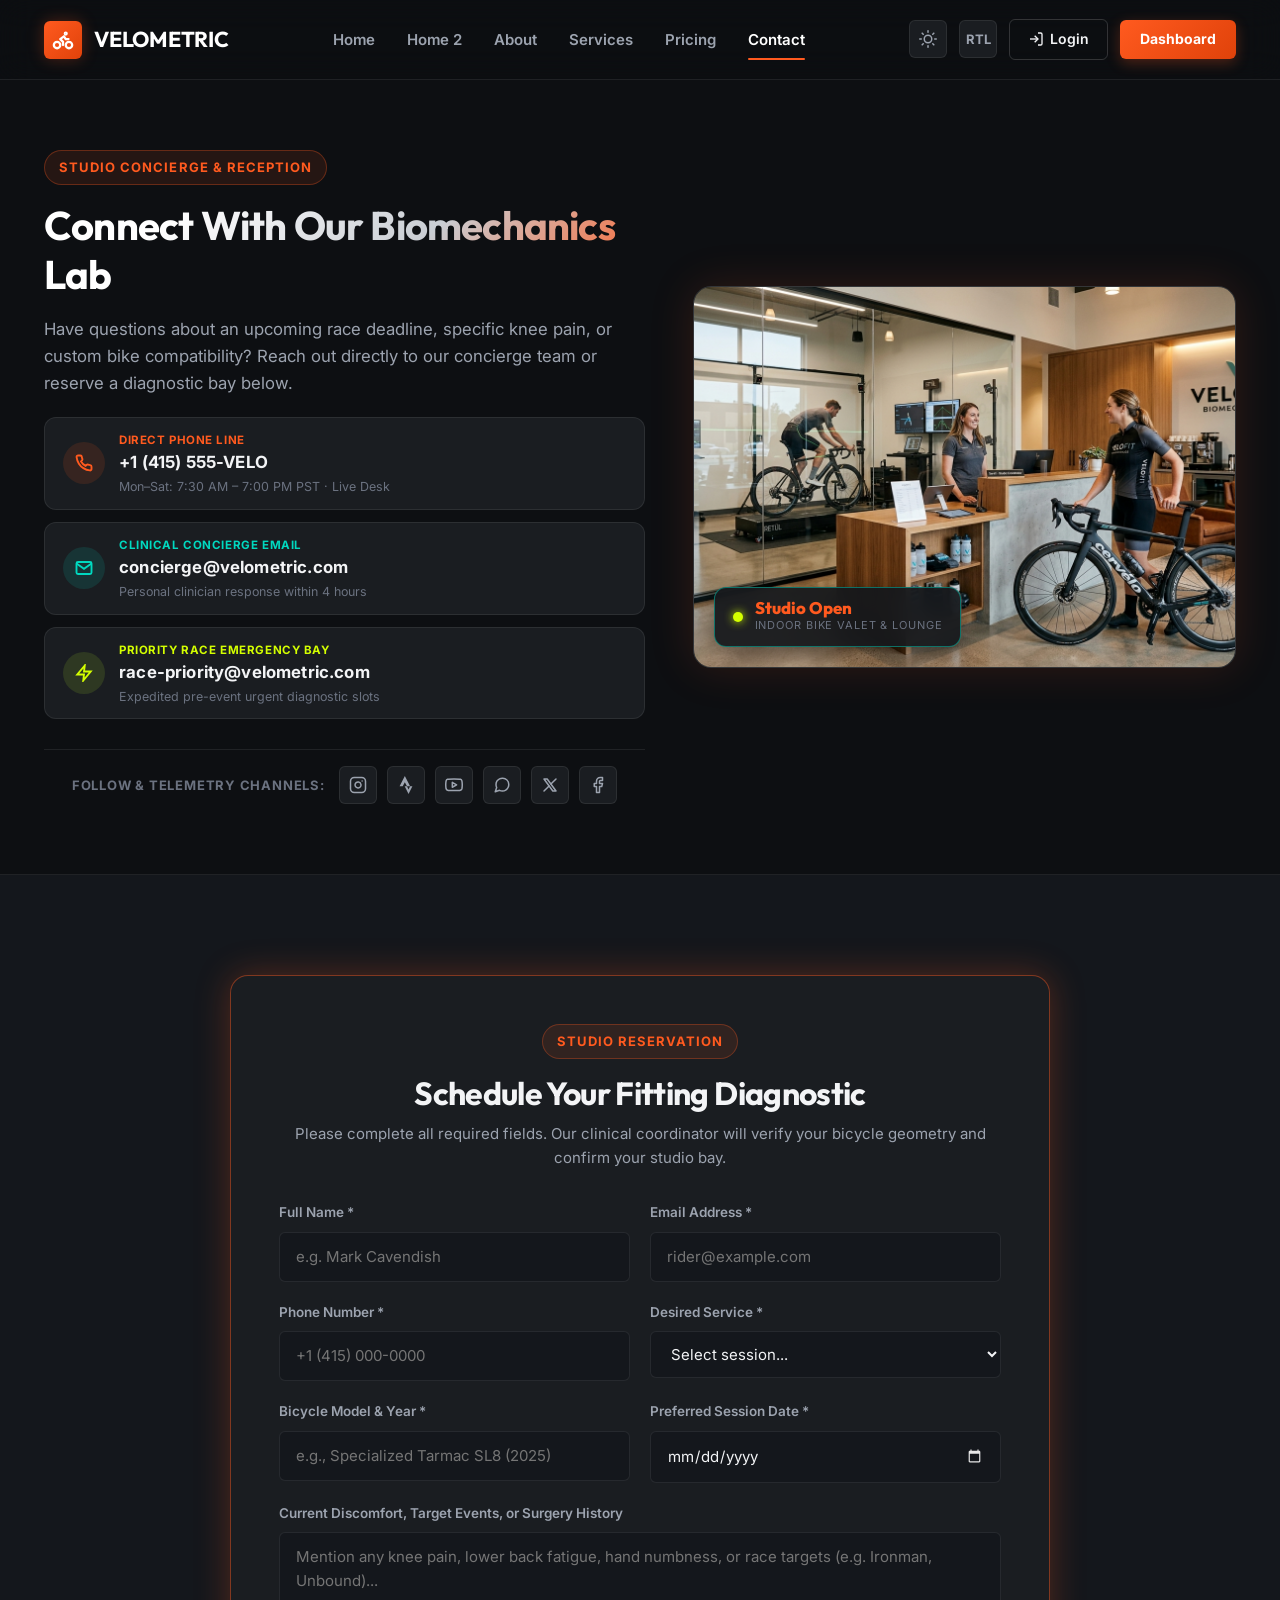
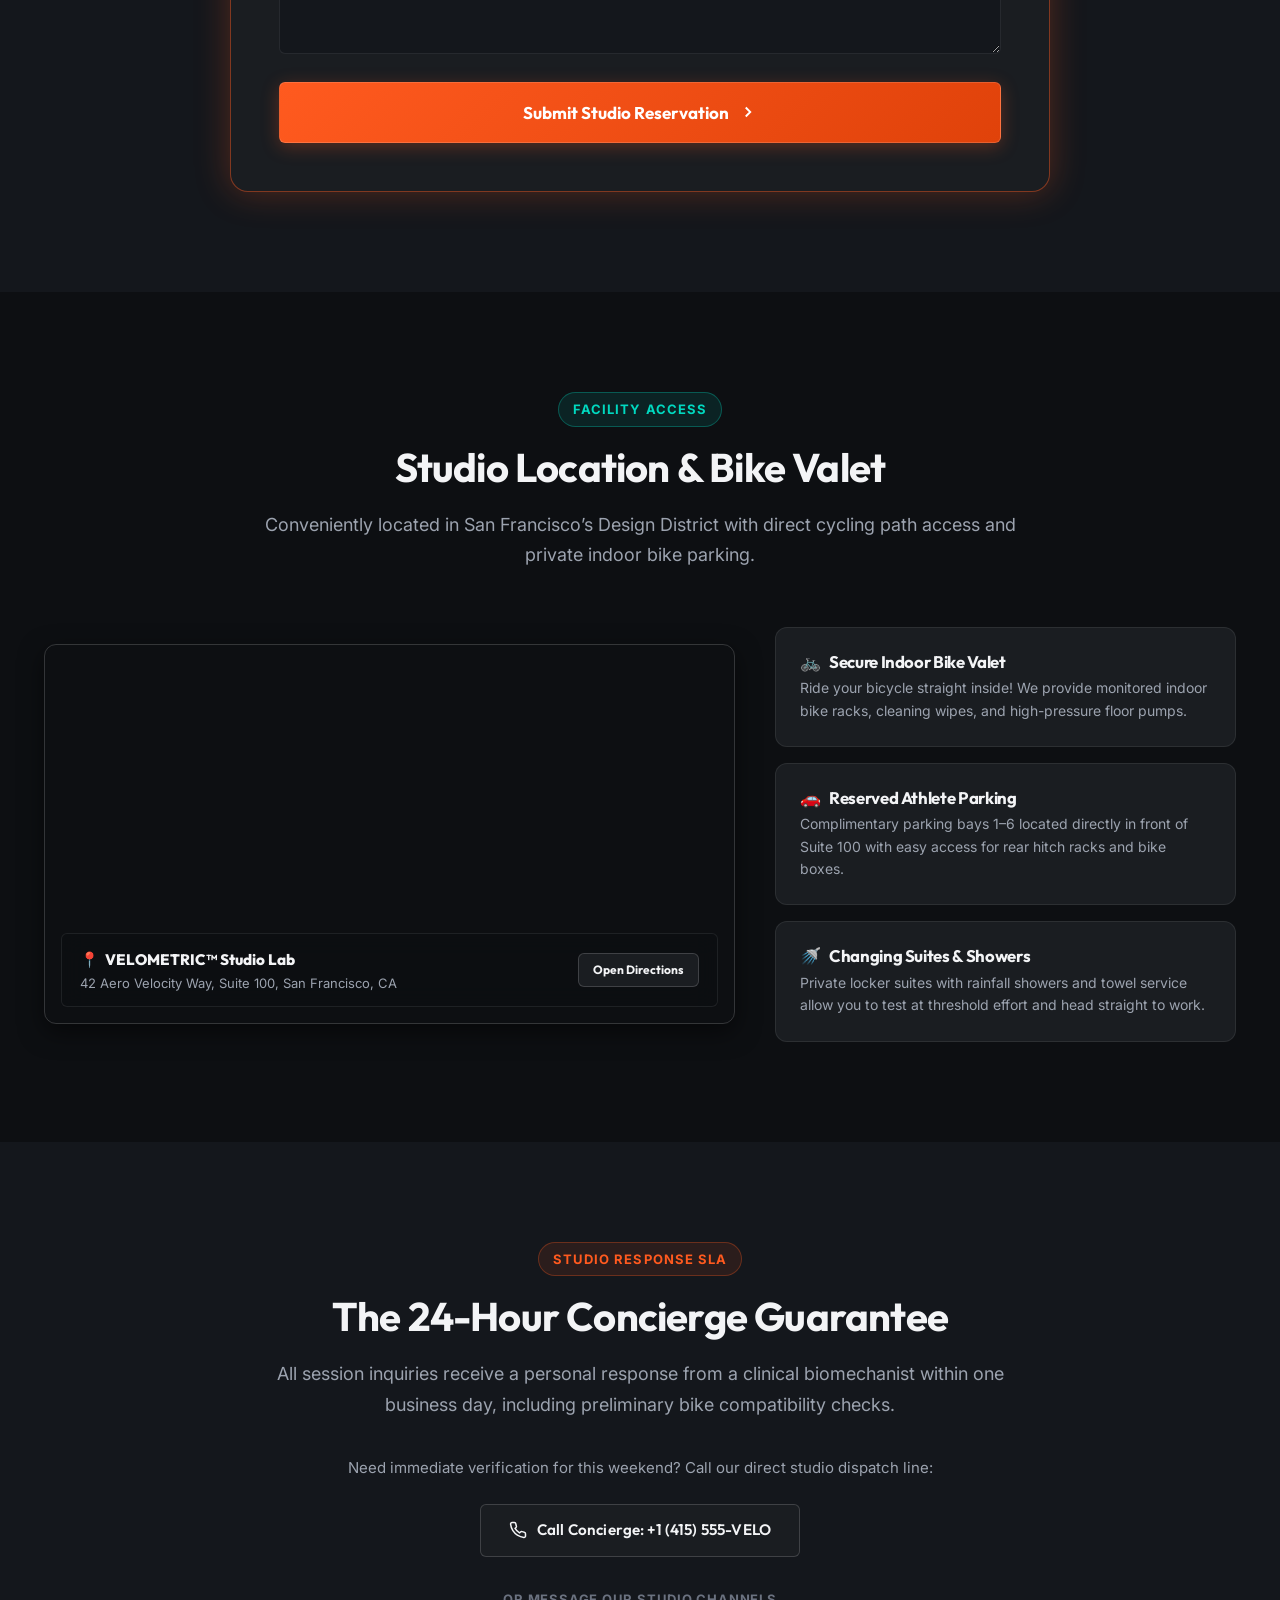
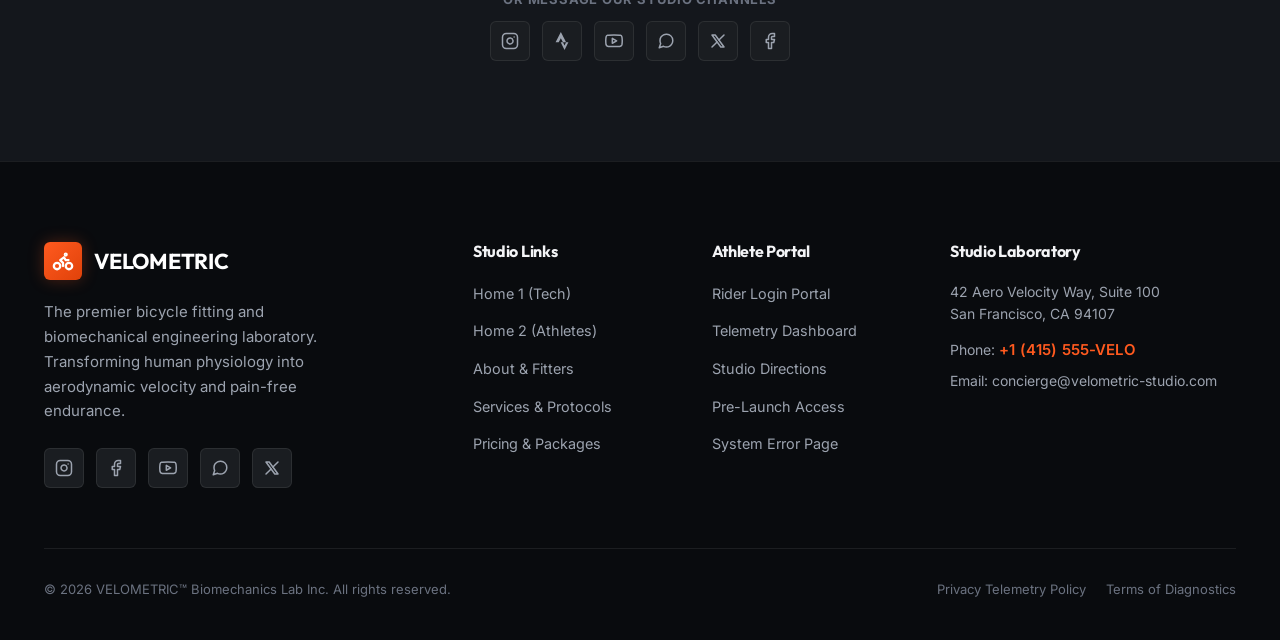
<file: contact.html>
<!DOCTYPE html>
<html lang="en" data-theme="dark" dir="ltr">
<head>
  <meta charset="UTF-8">
  <meta name="viewport" content="width=device-width, initial-scale=1.0">
  <title>Contact &amp; Studio Location | VELOMETRIC™</title>
  <meta name="description" content="Book your bicycle fitting session at our San Francisco studio. Direct concierge, interactive booking form, indoor bike parking, and transit directions.">
  <meta name="keywords" content="contact bike fit studio, book bike fit San Francisco, cycling studio location, bike fit directions">
  
  <link rel="stylesheet" href="assets/css/style.css">
  <link rel="stylesheet" href="assets/css/dark-mode.css">
  <link rel="stylesheet" href="assets/css/rtl.css">
  <!-- Favicon -->
  <link rel="icon" type="image/svg+xml" href="assets/images/favicon.svg">
  <link rel="alternate icon" type="image/png" href="assets/images/favicon.png">

</head>
<body data-page="contact">
  <a href="#main-content" class="skip-link">Skip to main content</a>

  <!-- STRICT NAVBAR -->
  <header class="site-header">
    <div class="container navbar">
      <a href="index.html" class="brand-logo" aria-label="VELOMETRIC Studio Home">
        <div class="brand-icon">
          <svg width="22" height="22" viewBox="0 0 24 24" fill="none" stroke="currentColor" stroke-width="2.5" stroke-linecap="round" stroke-linejoin="round"><circle cx="18.5" cy="17.5" r="3.5"></circle><circle cx="5.5" cy="17.5" r="3.5"></circle><circle cx="15" cy="5" r="1"></circle><path d="M12 17.5V14l-3-3 4-3 2 3h3"></path></svg>
        </div>
        <span>VELOMETRIC</span>
      </a>

      <nav class="nav-menu" aria-label="Main Navigation">
        <a href="index.html" class="nav-link">Home</a>
        <a href="home2.html" class="nav-link">Home 2</a>
        <a href="about.html" class="nav-link">About</a>
        <a href="services.html" class="nav-link">Services</a>
        <a href="pricing.html" class="nav-link">Pricing</a>
        <a href="contact.html" class="nav-link active">Contact</a>
        <div class="nav-drawer-actions">
          <div class="nav-drawer-toggles">
            <button class="theme-toggle-btn" aria-label="Toggle Dark/Light Mode">
              <svg width="18" height="18" viewBox="0 0 24 24" fill="none" stroke="currentColor" stroke-width="2"><circle cx="12" cy="12" r="5"></circle><line x1="12" y1="1" x2="12" y2="3"></line><line x1="12" y1="21" x2="12" y2="23"></line><line x1="4.22" y1="4.22" x2="5.64" y2="5.64"></line><line x1="18.36" y1="18.36" x2="19.78" y2="19.78"></line><line x1="1" y1="12" x2="3" y2="12"></line><line x1="21" y1="12" x2="23" y2="12"></line><line x1="4.22" y1="19.78" x2="5.64" y2="18.36"></line><line x1="18.36" y1="5.64" x2="19.78" y2="4.22"></line></svg>
            </button>
            <button class="rtl-toggle-btn" aria-label="Toggle RTL Layout">RTL</button>
          </div>
          <div class="nav-drawer-buttons">
            <a href="login.html" class="nav-btn-login">
              <svg width="16" height="16" viewBox="0 0 24 24" fill="none" stroke="currentColor" stroke-width="2"><path d="M15 3h4a2 2 0 0 1 2 2v14a2 2 0 0 1-2 2h-4"></path><polyline points="10 17 15 12 10 7"></polyline><line x1="15" y1="12" x2="3" y2="12"></line></svg>
              <span>Login</span>
            </a>
            <a href="dashboard.html" class="nav-btn-dashboard">Dashboard</a>
          </div>
        </div>
      </nav>

      <div class="nav-actions">
        <button class="theme-toggle-btn" aria-label="Toggle Dark/Light Mode">
          <svg width="18" height="18" viewBox="0 0 24 24" fill="none" stroke="currentColor" stroke-width="2"><circle cx="12" cy="12" r="5"></circle><line x1="12" y1="1" x2="12" y2="3"></line><line x1="12" y1="21" x2="12" y2="23"></line><line x1="4.22" y1="4.22" x2="5.64" y2="5.64"></line><line x1="18.36" y1="18.36" x2="19.78" y2="19.78"></line><line x1="1" y1="12" x2="3" y2="12"></line><line x1="21" y1="12" x2="23" y2="12"></line><line x1="4.22" y1="4.22" x2="5.64" y2="5.64"></line><line x1="18.36" y1="5.64" x2="19.78" y2="4.22"></line></svg>
        </button>
        <button class="rtl-toggle-btn" aria-label="Toggle RTL Layout">RTL</button>
        <a href="login.html" class="nav-btn-login">
          <svg width="16" height="16" viewBox="0 0 24 24" fill="none" stroke="currentColor" stroke-width="2"><path d="M15 3h4a2 2 0 0 1 2 2v14a2 2 0 0 1-2 2h-4"></path><polyline points="10 17 15 12 10 7"></polyline><line x1="15" y1="12" x2="3" y2="12"></line></svg>
          <span>Login</span>
        </a>
        <a href="dashboard.html" class="nav-btn-dashboard">Dashboard</a>
        <button class="hamburger-btn" aria-label="Open mobile menu" aria-expanded="false">
          <span></span><span></span><span></span>
        </button>
      </div>
    </div>
  </header>

  <main id="main-content">
    <!-- ====================================================================
         SECTION 1 OF 4: STUDIO CONCIERGE & DIRECT CONTACT INFO
         ==================================================================== -->
    <section class="section subpage-hero contact-hero-section">
      <div class="container">
        <div class="contact-hero-grid">
          <div>
            <div class="section-eyebrow">Studio Concierge &amp; Reception</div>
            <h1 class="section-title text-gradient">Connect With Our Biomechanics Lab</h1>
            <p style="font-size: 1.05rem; color: var(--text-secondary); line-height: 1.6; margin-bottom: 20px;">
              Have questions about an upcoming race deadline, specific knee pain, or custom bike compatibility? Reach out directly to our concierge team or reserve a diagnostic bay below.
            </p>

            <div style="display: flex; flex-direction: column; gap: 12px; width: 100%; min-width: 0;">
              <!-- Contact Card 1: Phone -->
              <div class="hero-contact-card">
                <div class="hero-contact-card-icon" style="background: rgba(255, 90, 31, 0.12); color: var(--accent-volt);">
                  <svg width="18" height="18" viewBox="0 0 24 24" fill="none" stroke="currentColor" stroke-width="2.5"><path d="M22 16.92v3a2 2 0 0 1-2.18 2 19.79 19.79 0 0 1-8.63-3.07 19.5 19.5 0 0 1-6-6 19.79 19.79 0 0 1-3.07-8.67A2 2 0 0 1 4.11 2h3a2 2 0 0 1 2 1.72 12.84 12.84 0 0 0 .7 2.81 2 2 0 0 1-.45 2.11L8.09 9.91a16 16 0 0 0 6 6l1.27-1.27a2 2 0 0 1 2.11-.45 12.84 12.84 0 0 0 2.81.7A2 2 0 0 1 22 16.92z"></path></svg>
                </div>
                <div class="hero-contact-card-body">
                  <div class="text-volt" style="font-weight: 700; font-size: 0.72rem; text-transform: uppercase; letter-spacing: 0.05em;">Direct Phone Line</div>
                  <a href="tel:+14155558356" class="contact-phone-link">+1 (415) 555-VELO</a>
                  <div class="contact-card-sub">Mon–Sat: 7:30 AM – 7:00 PM PST · Live Desk</div>
                </div>
              </div>

              <!-- Contact Card 2: Clinical Email -->
              <div class="hero-contact-card">
                <div class="hero-contact-card-icon" style="background: rgba(0, 217, 192, 0.12); color: var(--accent-teal);">
                  <svg width="18" height="18" viewBox="0 0 24 24" fill="none" stroke="currentColor" stroke-width="2.5"><path d="M4 4h16c1.1 0 2 .9 2 2v12c0 1.1-.9 2-2 2H4c-1.1 0-2-.9-2-2V6c0-1.1.9-2 2-2z"></path><polyline points="22,6 12,13 2,6"></polyline></svg>
                </div>
                <div class="hero-contact-card-body">
                  <div class="text-teal" style="font-weight: 700; font-size: 0.72rem; text-transform: uppercase; letter-spacing: 0.05em;">Clinical Concierge Email</div>
                  <a href="mailto:concierge@velometric.com" class="contact-email-link">concierge@velometric.com</a>
                  <div class="contact-card-sub">Personal clinician response within 4 hours</div>
                </div>
              </div>

              <!-- Contact Card 3: Priority Race Slots -->
              <div class="hero-contact-card">
                <div class="hero-contact-card-icon" style="background: rgba(184, 255, 46, 0.12); color: var(--accent-lime);">
                  <svg width="18" height="18" viewBox="0 0 24 24" fill="none" stroke="currentColor" stroke-width="2.5"><polygon points="13 2 3 14 12 14 11 22 21 10 12 10 13 2"></polygon></svg>
                </div>
                <div class="hero-contact-card-body">
                  <div class="text-lime" style="font-weight: 700; font-size: 0.72rem; text-transform: uppercase; letter-spacing: 0.05em;">Priority Race Emergency Bay</div>
                  <a href="mailto:race-priority@velometric.com" class="contact-email-link">race-priority@velometric.com</a>
                  <div class="contact-card-sub">Expedited pre-event urgent diagnostic slots</div>
                </div>
              </div>

              <!-- Studio Social Channels Row -->
              <div class="contact-social-row">
                <span class="contact-social-label">Follow &amp; Telemetry Channels:</span>
                <div class="contact-social-list">
                  <a href="https://instagram.com" class="social-link" aria-label="Instagram" target="_blank" rel="noopener">
                    <svg width="18" height="18" viewBox="0 0 24 24" fill="none" stroke="currentColor" stroke-width="2" stroke-linecap="round" stroke-linejoin="round"><rect x="2" y="2" width="20" height="20" rx="5" ry="5"></rect><path d="M16 11.37A4 4 0 1 1 12.63 8 4 4 0 0 1 16 11.37z"></path><line x1="17.5" y1="6.5" x2="17.51" y2="6.5"></line></svg>
                  </a>
                  <a href="https://strava.com" class="social-link" aria-label="Strava Cycling Club" target="_blank" rel="noopener">
                    <svg width="18" height="18" viewBox="0 0 24 24" fill="currentColor"><path d="M15.387 17.944l-2.089-4.116h-3.065L15.387 24l5.15-10.172h-3.066m-7.008-5.599l2.836 5.598h4.172L10.463 0l-7.008 13.828h4.172"/></svg>
                  </a>
                  <a href="https://youtube.com" class="social-link" aria-label="YouTube Channel" target="_blank" rel="noopener">
                    <svg width="18" height="18" viewBox="0 0 24 24" fill="none" stroke="currentColor" stroke-width="2" stroke-linecap="round" stroke-linejoin="round"><path d="M22.54 6.42a2.78 2.78 0 0 0-1.94-2C18.88 4 12 4 12 4s-6.88 0-8.6.46a2.78 2.78 0 0 0-1.94 2A29 29 0 0 0 1 11.75a29 29 0 0 0 .46 5.33A2.78 2.78 0 0 0 3.4 19c1.72.46 8.6.46 8.6.46s6.88 0 8.6-.46a2.78 2.78 0 0 0 1.94-2 29 29 0 0 0 .46-5.25 29 29 0 0 0-.46-5.33z"></path><polygon points="9.75 15.02 15.5 11.75 9.75 8.48 9.75 15.02"></polygon></svg>
                  </a>
                  <a href="https://whatsapp.com" class="social-link" aria-label="WhatsApp Concierge" target="_blank" rel="noopener">
                    <svg width="18" height="18" viewBox="0 0 24 24" fill="none" stroke="currentColor" stroke-width="2" stroke-linecap="round" stroke-linejoin="round"><path d="M21 11.5a8.38 8.38 0 0 1-.9 3.8 8.5 8.5 0 0 1-7.6 4.7 8.38 8.38 0 0 1-3.8-.9L3 21l1.9-5.7a8.38 8.38 0 0 1-.9-3.8 8.5 8.5 0 0 1 4.7-7.6 8.38 8.38 0 0 1 3.8-.9h.5a8.48 8.48 0 0 1 8 8v.5z"></path></svg>
                  </a>
                  <a href="https://x.com" class="social-link" aria-label="X (Twitter)" target="_blank" rel="noopener">
                    <svg width="18" height="18" viewBox="0 0 24 24" fill="none" stroke="currentColor" stroke-width="2" stroke-linecap="round" stroke-linejoin="round"><path d="M4 4l11.733 16h4.267l-11.733 -16z"></path><path d="M4 20l6.768 -6.768m2.46 -2.46l6.772 -6.772"></path></svg>
                  </a>
                  <a href="https://facebook.com" class="social-link" aria-label="Facebook" target="_blank" rel="noopener">
                    <svg width="18" height="18" viewBox="0 0 24 24" fill="none" stroke="currentColor" stroke-width="2" stroke-linecap="round" stroke-linejoin="round"><path d="M18 2h-3a5 5 0 0 0-5 5v3H7v4h3v8h4v-8h3l1-4h-4V7a1 1 0 0 1 1-1h3z"></path></svg>
                  </a>
                </div>
              </div>
            </div>
          </div>

          <!-- Relevant Concierge Lounge Image Card -->
          <div>
            <div class="hero-image-card" style="box-shadow: 0 0 45px rgba(255, 90, 31, 0.15); position: relative; border-radius: var(--radius-lg); overflow: hidden;">
              <img src="assets/images/contact_concierge_studio.jpg" alt="VELOMETRIC Studio concierge reception lounge in San Francisco with cyclist checking in carbon road bike and 3D fitting bays visible in background" width="600" height="380" style="width: 100%; height: 380px; object-fit: cover;" loading="eager">
              <div class="telemetry-chip chip-bottom" style="left: 20px; bottom: 20px;">
                <span class="pulse-dot"></span>
                <div>
                  <div class="telemetry-val text-volt" style="font-size: 1.05rem;">Studio Open</div>
                  <div class="telemetry-label">Indoor Bike Valet &amp; Lounge</div>
                </div>
              </div>
            </div>
          </div>
        </div>
      </div>
    </section>

    <!-- ====================================================================
         SECTION 2 OF 4: INTERACTIVE CLIENT BOOKING & CONTACT FORM (Validated)
         ==================================================================== -->
    <section class="section" id="booking-form-section" style="background: var(--bg-secondary);">
      <div class="container">
        <div class="contact-booking-card" style="max-width: 820px; margin: 0 auto; background: var(--bg-card); border: 1px solid var(--border-accent); border-radius: var(--radius-lg); padding: 48px; box-shadow: 0 0 35px var(--accent-volt-glow);">
          <div style="text-align: center; margin-bottom: 32px;">
            <div class="section-eyebrow">Studio Reservation</div>
            <h2 style="font-size: 2rem; margin-bottom: 10px;">Schedule Your Fitting Diagnostic</h2>
            <p style="color: var(--text-secondary); font-size: 0.9375rem;">
              Please complete all required fields. Our clinical coordinator will verify your bicycle geometry and confirm your studio bay.
            </p>
          </div>

          <form data-validate id="contact-booking-form">
            <div class="form-row-grid" style="display: grid; grid-template-columns: 1fr 1fr; gap: 20px;">
              <div class="form-group">
                <label class="form-label" for="contact-name">Full Name *</label>
                <input type="text" id="contact-name" class="form-input" placeholder="e.g. Mark Cavendish" required>
                <div class="form-error"></div>
              </div>

              <div class="form-group">
                <label class="form-label" for="contact-email">Email Address *</label>
                <input type="email" id="contact-email" class="form-input" placeholder="rider@example.com" required>
                <div class="form-error"></div>
              </div>
            </div>

            <div class="form-row-grid" style="display: grid; grid-template-columns: 1fr 1fr; gap: 20px;">
              <div class="form-group">
                <label class="form-label" for="contact-phone">Phone Number *</label>
                <input type="tel" id="contact-phone" class="form-input" placeholder="+1 (415) 000-0000" required>
                <div class="form-error"></div>
              </div>

              <div class="form-group">
                <label class="form-label" for="contact-service">Desired Service *</label>
                <select id="contact-service" class="form-select" required>
                  <option value="">Select session...</option>
                  <option value="Pro Dynamic 3D Fit ($349)">Pro Dynamic 3D Fit ($349)</option>
                  <option value="Aero TT / Tri Fit ($449)">Aero TT / Triathlon Precision Fit ($449)</option>
                  <option value="Master Performance Lab ($699)">Master Performance Lab ($699)</option>
                  <option value="Diagnostic Single ($149)">Cleat &amp; Saddle Diagnostic ($149)</option>
                </select>
                <div class="form-error"></div>
              </div>
            </div>

            <div class="form-row-grid" style="display: grid; grid-template-columns: 1fr 1fr; gap: 20px;">
              <div class="form-group">
                <label class="form-label" for="contact-bike">Bicycle Model &amp; Year *</label>
                <input type="text" id="contact-bike" class="form-input" placeholder="e.g., Specialized Tarmac SL8 (2025)" required>
                <div class="form-error"></div>
              </div>

              <div class="form-group">
                <label class="form-label" for="contact-date">Preferred Session Date *</label>
                <input type="date" id="contact-date" class="form-input" required>
                <div class="form-error"></div>
              </div>
            </div>

            <div class="form-group">
              <label class="form-label" for="contact-notes">Current Discomfort, Target Events, or Surgery History</label>
              <textarea id="contact-notes" class="form-textarea" rows="4" placeholder="Mention any knee pain, lower back fatigue, hand numbness, or race targets (e.g. Ironman, Unbound)..."></textarea>
            </div>

            <button type="submit" class="btn btn-primary btn-lg" style="width: 100%;">
              <span>Submit Studio Reservation</span>
              <svg width="18" height="18" viewBox="0 0 24 24" fill="none" stroke="currentColor" stroke-width="2.5"><polyline points="9 18 15 12 9 6"></polyline></svg>
            </button>
          </form>
        </div>
      </div>
    </section>

    <!-- ====================================================================
         SECTION 3 OF 4: STUDIO LOCATION, MAP & ARRIVAL DIRECTIONS
         ==================================================================== -->
    <section class="section" id="location-map">
      <div class="container">
        <div class="section-header">
          <div class="section-eyebrow eyebrow-teal">Facility Access</div>
          <h2 class="section-title">Studio Location &amp; Bike Valet</h2>
          <p class="section-desc">
            Conveniently located in San Francisco’s Design District with direct cycling path access and private indoor bike parking.
          </p>
        </div>

        <div class="contact-location-grid" style="display: grid; grid-template-columns: 1.2fr 0.8fr; gap: 40px; align-items: center;">
          <!-- Interactive Dark-Themed Location Map -->
          <div style="border: 1px solid var(--border-medium); border-radius: var(--radius-md); height: 380px; position: relative; overflow: hidden; box-shadow: var(--shadow-md);">
            <iframe 
              src="https://maps.google.com/maps?q=37.7749,-122.4194&amp;z=15&amp;output=embed" 
              width="100%" 
              height="100%" 
              style="border:0; width: 100%; height: 100%; filter: grayscale(0.8) contrast(1.2) invert(0.92) hue-rotate(180deg);" 
              allowfullscreen="" 
              loading="lazy" 
              referrerpolicy="no-referrer-when-downgrade"
              title="VELOMETRIC Studio Lab Location Map">
            </iframe>
            
            <!-- Map Floating Information Overlay Badge -->
            <div class="map-overlay-badge">
              <div class="map-overlay-info">
                <div class="map-overlay-title">
                  <span style="color: var(--accent-volt);">📍</span> VELOMETRIC™ Studio Lab
                </div>
                <div class="map-overlay-address">42 Aero Velocity Way, Suite 100, San Francisco, CA</div>
              </div>
              <a href="https://maps.google.com/?q=37.7749,-122.4194" target="_blank" rel="noopener" class="btn btn-secondary btn-sm map-overlay-btn">
                Open Directions
              </a>
            </div>
          </div>

          <!-- Directions Details -->
          <div>
            <div style="background: var(--bg-card); padding: 24px; border-radius: var(--radius-md); border: 1px solid var(--border-subtle); margin-bottom: 16px;">
              <h4 style="font-size: 1.05rem; color: var(--text-primary); margin-bottom: 6px; display: flex; align-items: center; gap: 8px;">
                <span class="text-volt">🚲</span> Secure Indoor Bike Valet
              </h4>
              <p style="font-size: 0.875rem; color: var(--text-secondary); line-height: 1.6;">
                Ride your bicycle straight inside! We provide monitored indoor bike racks, cleaning wipes, and high-pressure floor pumps.
              </p>
            </div>

            <div style="background: var(--bg-card); padding: 24px; border-radius: var(--radius-md); border: 1px solid var(--border-subtle); margin-bottom: 16px;">
              <h4 style="font-size: 1.05rem; color: var(--text-primary); margin-bottom: 6px; display: flex; align-items: center; gap: 8px;">
                <span class="text-teal">🚗</span> Reserved Athlete Parking
              </h4>
              <p style="font-size: 0.875rem; color: var(--text-secondary); line-height: 1.6;">
                Complimentary parking bays 1–6 located directly in front of Suite 100 with easy access for rear hitch racks and bike boxes.
              </p>
            </div>

            <div style="background: var(--bg-card); padding: 24px; border-radius: var(--radius-md); border: 1px solid var(--border-subtle);">
              <h4 style="font-size: 1.05rem; color: var(--text-primary); margin-bottom: 6px; display: flex; align-items: center; gap: 8px;">
                <span class="text-lime">🚿</span> Changing Suites &amp; Showers
              </h4>
              <p style="font-size: 0.875rem; color: var(--text-secondary); line-height: 1.6;">
                Private locker suites with rainfall showers and towel service allow you to test at threshold effort and head straight to work.
              </p>
            </div>
          </div>
        </div>
      </div>
    </section>

    <!-- ====================================================================
         SECTION 4 OF 4: STUDIO RESPONSE FAQ & COMMITMENT
         ==================================================================== -->
    <section class="section" id="contact-faq" style="background: var(--bg-secondary);">
      <div class="container text-center">
        <div class="section-header" style="max-width: 800px; margin: 0 auto 36px;">
          <div class="section-eyebrow">Studio Response SLA</div>
          <h2 class="section-title">The 24-Hour Concierge Guarantee</h2>
          <p class="section-desc">
            All session inquiries receive a personal response from a clinical biomechanist within one business day, including preliminary bike compatibility checks.
          </p>
        </div>

        <div style="max-width: 600px; margin: 0 auto; text-align: center; display: flex; flex-direction: column; align-items: center;">
          <p style="color: var(--text-secondary); font-size: 0.9375rem; margin-bottom: 24px;">
            Need immediate verification for this weekend? Call our direct studio dispatch line:
          </p>
          <a href="tel:+14155558356" class="btn btn-secondary" style="display: inline-flex; justify-content: center; align-items: center; font-size: 0.95rem; font-weight: 600;">
            <svg width="18" height="18" viewBox="0 0 24 24" fill="none" stroke="currentColor" stroke-width="2"><path d="M22 16.92v3a2 2 0 0 1-2.18 2 19.79 19.79 0 0 1-8.63-3.07 19.5 19.5 0 0 1-6-6 19.79 19.79 0 0 1-3.07-8.67A2 2 0 0 1 4.11 2h3a2 2 0 0 1 2 1.72 12.84 12.84 0 0 0 .7 2.81 2 2 0 0 1-.45 2.11L8.09 9.91a16 16 0 0 0 6 6l1.27-1.27a2 2 0 0 1 2.11-.45 12.84 12.84 0 0 0 2.81.7A2 2 0 0 1 22 16.92z"></path></svg>
            <span>Call Concierge: +1 (415) 555-VELO</span>
          </a>

          <div style="margin-top: 32px; display: flex; flex-direction: column; align-items: center; gap: 12px;">
            <span style="font-size: 0.8125rem; font-weight: 700; text-transform: uppercase; letter-spacing: 0.06em; color: var(--text-muted);">Or Message Our Studio Channels</span>
            <div class="footer-socials">
              <a href="https://instagram.com" class="social-link" aria-label="Instagram" target="_blank" rel="noopener">
                <svg width="18" height="18" viewBox="0 0 24 24" fill="none" stroke="currentColor" stroke-width="2" stroke-linecap="round" stroke-linejoin="round"><rect x="2" y="2" width="20" height="20" rx="5" ry="5"></rect><path d="M16 11.37A4 4 0 1 1 12.63 8 4 4 0 0 1 16 11.37z"></path><line x1="17.5" y1="6.5" x2="17.51" y2="6.5"></line></svg>
              </a>
              <a href="https://strava.com" class="social-link" aria-label="Strava Cycling Club" target="_blank" rel="noopener">
                <svg width="18" height="18" viewBox="0 0 24 24" fill="currentColor"><path d="M15.387 17.944l-2.089-4.116h-3.065L15.387 24l5.15-10.172h-3.066m-7.008-5.599l2.836 5.598h4.172L10.463 0l-7.008 13.828h4.172"/></svg>
              </a>
              <a href="https://youtube.com" class="social-link" aria-label="YouTube Channel" target="_blank" rel="noopener">
                <svg width="18" height="18" viewBox="0 0 24 24" fill="none" stroke="currentColor" stroke-width="2" stroke-linecap="round" stroke-linejoin="round"><path d="M22.54 6.42a2.78 2.78 0 0 0-1.94-2C18.88 4 12 4 12 4s-6.88 0-8.6.46a2.78 2.78 0 0 0-1.94 2A29 29 0 0 0 1 11.75a29 29 0 0 0 .46 5.33A2.78 2.78 0 0 0 3.4 19c1.72.46 8.6.46 8.6.46s6.88 0 8.6-.46a2.78 2.78 0 0 0 1.94-2 29 29 0 0 0 .46-5.25 29 29 0 0 0-.46-5.33z"></path><polygon points="9.75 15.02 15.5 11.75 9.75 8.48 9.75 15.02"></polygon></svg>
              </a>
              <a href="https://whatsapp.com" class="social-link" aria-label="WhatsApp Concierge" target="_blank" rel="noopener">
                <svg width="18" height="18" viewBox="0 0 24 24" fill="none" stroke="currentColor" stroke-width="2" stroke-linecap="round" stroke-linejoin="round"><path d="M21 11.5a8.38 8.38 0 0 1-.9 3.8 8.5 8.5 0 0 1-7.6 4.7 8.38 8.38 0 0 1-3.8-.9L3 21l1.9-5.7a8.38 8.38 0 0 1-.9-3.8 8.5 8.5 0 0 1 4.7-7.6 8.38 8.38 0 0 1 3.8-.9h.5a8.48 8.48 0 0 1 8 8v.5z"></path></svg>
              </a>
              <a href="https://x.com" class="social-link" aria-label="X (Twitter)" target="_blank" rel="noopener">
                <svg width="18" height="18" viewBox="0 0 24 24" fill="none" stroke="currentColor" stroke-width="2" stroke-linecap="round" stroke-linejoin="round"><path d="M4 4l11.733 16h4.267l-11.733 -16z"></path><path d="M4 20l6.768 -6.768m2.46 -2.46l6.772 -6.772"></path></svg>
              </a>
              <a href="https://facebook.com" class="social-link" aria-label="Facebook" target="_blank" rel="noopener">
                <svg width="18" height="18" viewBox="0 0 24 24" fill="none" stroke="currentColor" stroke-width="2" stroke-linecap="round" stroke-linejoin="round"><path d="M18 2h-3a5 5 0 0 0-5 5v3H7v4h3v8h4v-8h3l1-4h-4V7a1 1 0 0 1 1-1h3z"></path></svg>
              </a>
            </div>
          </div>
        </div>
      </div>
    </section>
  </main>

  <!-- Global Footer -->
  <footer class="site-footer">
    <div class="container">
      <div class="footer-grid">
        <div class="footer-brand">
          <a href="index.html" class="brand-logo" aria-label="VELOMETRIC Studio Home" style="margin-bottom: 20px; display: inline-flex;">
            <div class="brand-icon">
              <svg width="22" height="22" viewBox="0 0 24 24" fill="none" stroke="currentColor" stroke-width="2.5" stroke-linecap="round" stroke-linejoin="round"><circle cx="18.5" cy="17.5" r="3.5"></circle><circle cx="5.5" cy="17.5" r="3.5"></circle><circle cx="15" cy="5" r="1"></circle><path d="M12 17.5V14l-3-3 4-3 2 3h3"></path></svg>
            </div>
            <span>VELOMETRIC</span>
          </a>
          <p>
            The premier bicycle fitting and biomechanical engineering laboratory. Transforming human physiology into aerodynamic velocity and pain-free endurance.
          </p>
          <div class="footer-socials">
            <a href="https://instagram.com" class="social-link" aria-label="Instagram" target="_blank" rel="noopener"><svg width="18" height="18" viewBox="0 0 24 24" fill="none" stroke="currentColor" stroke-width="2" stroke-linecap="round" stroke-linejoin="round"><rect x="2" y="2" width="20" height="20" rx="5" ry="5"></rect><path d="M16 11.37A4 4 0 1 1 12.63 8 4 4 0 0 1 16 11.37z"></path><line x1="17.5" y1="6.5" x2="17.51" y2="6.5"></line></svg></a>
            <a href="https://facebook.com" class="social-link" aria-label="Facebook" target="_blank" rel="noopener"><svg width="18" height="18" viewBox="0 0 24 24" fill="none" stroke="currentColor" stroke-width="2" stroke-linecap="round" stroke-linejoin="round"><path d="M18 2h-3a5 5 0 0 0-5 5v3H7v4h3v8h4v-8h3l1-4h-4V7a1 1 0 0 1 1-1h3z"></path></svg></a>
            <a href="https://youtube.com" class="social-link" aria-label="YouTube" target="_blank" rel="noopener"><svg width="18" height="18" viewBox="0 0 24 24" fill="none" stroke="currentColor" stroke-width="2" stroke-linecap="round" stroke-linejoin="round"><path d="M22.54 6.42a2.78 2.78 0 0 0-1.94-2C18.88 4 12 4 12 4s-6.88 0-8.6.46a2.78 2.78 0 0 0-1.94 2A29 29 0 0 0 1 11.75a29 29 0 0 0 .46 5.33A2.78 2.78 0 0 0 3.4 19c1.72.46 8.6.46 8.6.46s6.88 0 8.6-.46a2.78 2.78 0 0 0 1.94-2 29 29 0 0 0 .46-5.25 29 29 0 0 0-.46-5.33z"></path><polygon points="9.75 15.02 15.5 11.75 9.75 8.48 9.75 15.02"></polygon></svg></a>
            <a href="https://whatsapp.com" class="social-link" aria-label="WhatsApp" target="_blank" rel="noopener"><svg width="18" height="18" viewBox="0 0 24 24" fill="none" stroke="currentColor" stroke-width="2" stroke-linecap="round" stroke-linejoin="round"><path d="M21 11.5a8.38 8.38 0 0 1-.9 3.8 8.5 8.5 0 0 1-7.6 4.7 8.38 8.38 0 0 1-3.8-.9L3 21l1.9-5.7a8.38 8.38 0 0 1-.9-3.8 8.5 8.5 0 0 1 4.7-7.6 8.38 8.38 0 0 1 3.8-.9h.5a8.48 8.48 0 0 1 8 8v.5z"></path></svg></a>
            <a href="https://x.com" class="social-link" aria-label="X (Twitter)" target="_blank" rel="noopener"><svg width="18" height="18" viewBox="0 0 24 24" fill="none" stroke="currentColor" stroke-width="2" stroke-linecap="round" stroke-linejoin="round"><path d="M4 4l11.733 16h4.267l-11.733 -16z"></path><path d="M4 20l6.768 -6.768m2.46 -2.46l6.772 -6.772"></path></svg></a>
          </div>
        </div>

        <div>
          <h4 class="footer-heading">Studio Links</h4>
          <ul class="footer-links">
            <li><a href="index.html">Home 1 (Tech)</a></li>
            <li><a href="home2.html">Home 2 (Athletes)</a></li>
            <li><a href="about.html">About &amp; Fitters</a></li>
            <li><a href="services.html">Services &amp; Protocols</a></li>
            <li><a href="pricing.html">Pricing &amp; Packages</a></li>
          </ul>
        </div>

        <div>
          <h4 class="footer-heading">Athlete Portal</h4>
          <ul class="footer-links">
            <li><a href="login.html">Rider Login Portal</a></li>
            <li><a href="dashboard.html">Telemetry Dashboard</a></li>
            <li><a href="contact.html">Studio Directions</a></li>
            <li><a href="coming-soon.html">Pre-Launch Access</a></li>
            <li><a href="404.html">System Error Page</a></li>
          </ul>
        </div>

        <div>
          <h4 class="footer-heading">Studio Laboratory</h4>
          <p style="font-size: 0.875rem; color: var(--text-secondary); margin-bottom: 12px;">
            42 Aero Velocity Way, Suite 100<br>
            San Francisco, CA 94107
          </p>
          <p style="font-size: 0.875rem; color: var(--text-secondary); margin-bottom: 8px;">
            Phone: <a href="tel:+14155558356" class="text-volt">+1 (415) 555-VELO</a>
          </p>
          <p style="font-size: 0.875rem; color: var(--text-secondary);">
            Email: concierge@velometric-studio.com
          </p>
        </div>
      </div>

      <div class="footer-bottom">
        <div>&copy; 2026 VELOMETRIC™ Biomechanics Lab Inc. All rights reserved.</div>
        <div style="display: flex; gap: 20px;">
          <a href="#">Privacy Telemetry Policy</a>
          <a href="#">Terms of Diagnostics</a>
        </div>
      </div>
    </div>
  </footer>

  <script src="assets/js/3d-effects.js"></script>
  <script src="assets/js/main.js"></script>
</body>
</html>
</file>
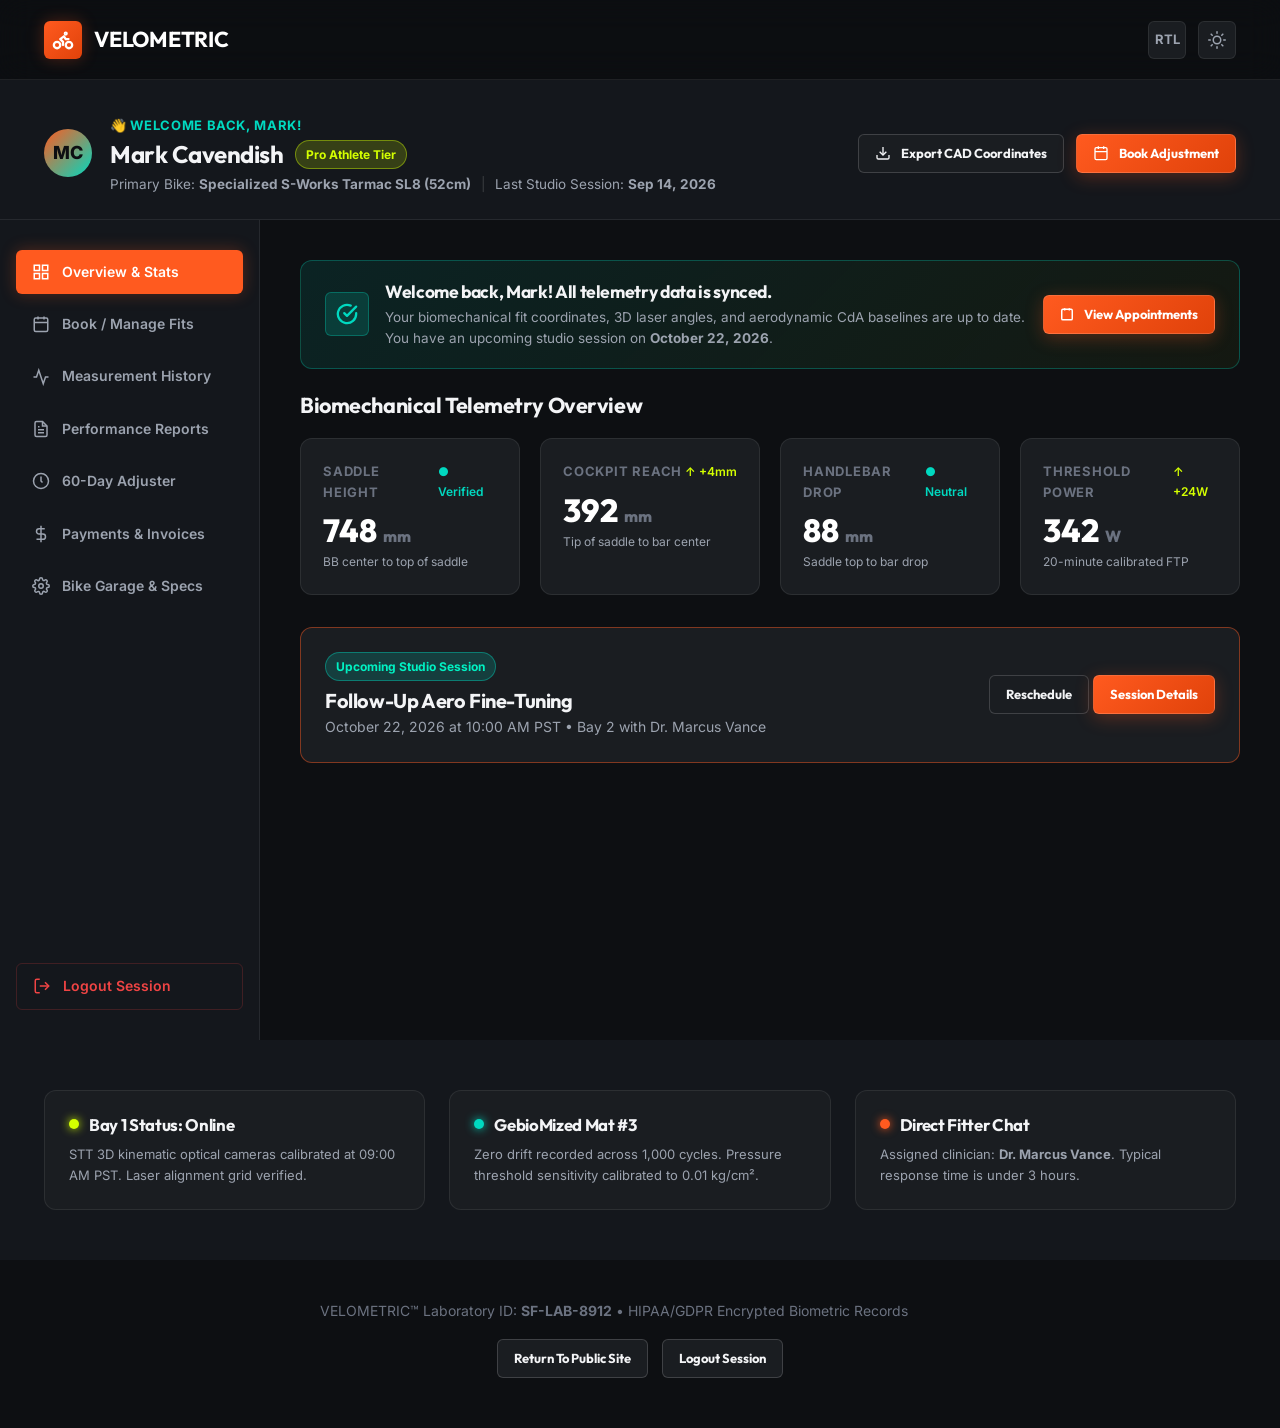
<file: dashboard.html>
<!DOCTYPE html>
<html lang="en" data-theme="dark" dir="ltr">
<head>
  <meta charset="UTF-8">
  <meta name="viewport" content="width=device-width, initial-scale=1.0">
  <title>Rider Dashboard &amp; Biomechanical Telemetry | VELOMETRIC™</title>
  <meta name="description" content="Manage your bike fitting sessions, view historical saddle pressure heatmaps, CAD coordinates, and live aerodynamic CdA drag reports in your Rider Dashboard.">
  
  <link rel="stylesheet" href="assets/css/style.css">
  <link rel="stylesheet" href="assets/css/dark-mode.css">
  <link rel="stylesheet" href="assets/css/rtl.css">
  <!-- Favicon -->
  <link rel="icon" type="image/svg+xml" href="assets/images/favicon.svg">
  <link rel="alternate icon" type="image/png" href="assets/images/favicon.png">

</head>
<body data-page="dashboard">
  <a href="#main-content" class="skip-link">Skip to main content</a>

  <header class="site-header">
    <div class="container navbar">
      <a href="index.html" class="brand-logo" aria-label="VELOMETRIC Studio Home">
        <div class="brand-icon">
          <svg width="22" height="22" viewBox="0 0 24 24" fill="none" stroke="currentColor" stroke-width="2.5" stroke-linecap="round" stroke-linejoin="round"><circle cx="18.5" cy="17.5" r="3.5"></circle><circle cx="5.5" cy="17.5" r="3.5"></circle><circle cx="15" cy="5" r="1"></circle><path d="M12 17.5V14l-3-3 4-3 2 3h3"></path></svg>
        </div>
        <span>VELOMETRIC</span>
      </a>

      <div class="nav-actions dash-nav-actions">
        <button class="rtl-toggle-btn" aria-label="Toggle RTL Layout">RTL</button>
        <button class="theme-toggle-btn" aria-label="Toggle Dark/Light Mode">
          <svg width="18" height="18" viewBox="0 0 24 24" fill="none" stroke="currentColor" stroke-width="2"><circle cx="12" cy="12" r="5"></circle><line x1="12" y1="1" x2="12" y2="3"></line><line x1="12" y1="21" x2="12" y2="23"></line><line x1="4.22" y1="4.22" x2="5.64" y2="5.64"></line><line x1="18.36" y1="18.36" x2="19.78" y2="19.78"></line><line x1="1" y1="12" x2="3" y2="12"></line><line x1="21" y1="12" x2="23" y2="12"></line><line x1="4.22" y1="19.78" x2="5.64" y2="18.36"></line><line x1="18.36" y1="5.64" x2="19.78" y2="4.22"></line></svg>
        </button>
      </div>
    </div>
  </header>

  <main id="main-content">
    <!-- ====================================================================
         SECTION 1 OF 4: ATHLETE IDENTITY & ACTIVE STATUS HEADER
         ==================================================================== -->
    <section class="section dash-header-section">
      <div class="container">
        <div class="dash-identity-banner">
          <div class="dash-identity-rider">
            <div class="rider-avatar dash-rider-avatar">MC</div>
            <div class="dash-rider-details">
              <div class="dash-welcome-eyebrow">
                <span>👋 Welcome back, Mark!</span>
              </div>
              <div class="dash-rider-name-row">
                <h1 class="dash-rider-name">Mark Cavendish</h1>
                <span class="badge-status status-completed">Pro Athlete Tier</span>
              </div>
              <p class="dash-rider-meta">
                Primary Bike: <strong>Specialized S-Works Tarmac SL8 (52cm)</strong> <span class="meta-divider">|</span> Last Studio Session: <strong>Sep 14, 2026</strong>
              </p>
            </div>
          </div>

          <div class="dash-header-actions">
            <button class="btn btn-secondary btn-sm" onclick="alert('Digital 3D CAD Geometry JSON & PDF downloaded to your device.')">
              <svg width="16" height="16" viewBox="0 0 24 24" fill="none" stroke="currentColor" stroke-width="2"><path d="M21 15v4a2 2 0 0 1-2 2H5a2 2 0 0 1-2-2v-4"></path><polyline points="7 10 12 15 17 10"></polyline><line x1="12" y1="15" x2="12" y2="3"></line></svg>
              <span>Export CAD Coordinates</span>
            </button>
            <button class="btn btn-primary btn-sm" onclick="document.querySelector('[data-dash-target=\'panel-booking\']').click()">
              <svg width="16" height="16" viewBox="0 0 24 24" fill="none" stroke="currentColor" stroke-width="2"><rect x="3" y="4" width="18" height="18" rx="2" ry="2"></rect><line x1="16" y1="2" x2="16" y2="6"></line><line x1="8" y1="2" x2="8" y2="6"></line><line x1="3" y1="10" x2="21" y2="10"></line></svg>
              <span>Book Adjustment</span>
            </button>
          </div>
        </div>
      </div>
    </section>

    <!-- ====================================================================
         SECTION 2 OF 4: MAIN DASHBOARD NAVIGATION & SUB-MODULE ENGINE
         (Includes all 7 sub-modules: Overview, Book/Manage, History, Reports,
          Adjustment Scheduler, Invoices, Profile & Garage + Logout)
         ==================================================================== -->
    <section class="section" style="padding-top: 0; padding-bottom: 0;">
      <div class="dashboard-layout">
        <!-- Sidebar Navigation -->
        <aside class="dashboard-sidebar" aria-label="Dashboard Navigation">
          <!-- Mobile Dropdown Selector Trigger (Visible on <= 640px Mobile Views) -->
          <button type="button" class="dash-mobile-select-trigger" id="dashMobileNavTrigger" aria-expanded="false" aria-controls="dashNavList">
            <div class="dash-mobile-select-current">
              <span class="dash-select-icon">
                <svg width="18" height="18" viewBox="0 0 24 24" fill="none" stroke="currentColor" stroke-width="2"><rect x="3" y="3" width="7" height="7"></rect><rect x="14" y="3" width="7" height="7"></rect><rect x="14" y="14" width="7" height="7"></rect><rect x="3" y="14" width="7" height="7"></rect></svg>
              </span>
              <span class="dash-select-label">Overview &amp; Stats</span>
              <span class="dash-select-badge">Active</span>
            </div>
            <svg class="dash-select-chevron" width="18" height="18" viewBox="0 0 24 24" fill="none" stroke="currentColor" stroke-width="2.5"><polyline points="6 9 12 15 18 9"></polyline></svg>
          </button>

          <!-- Navigation Sub-Modules Items Container -->
          <div class="dash-nav-items" id="dashNavList">
            <button class="dash-nav-btn is-active" data-dash-target="panel-overview">
            <svg width="18" height="18" viewBox="0 0 24 24" fill="none" stroke="currentColor" stroke-width="2"><rect x="3" y="3" width="7" height="7"></rect><rect x="14" y="3" width="7" height="7"></rect><rect x="14" y="14" width="7" height="7"></rect><rect x="3" y="14" width="7" height="7"></rect></svg>
            <span>Overview &amp; Stats</span>
          </button>

          <button class="dash-nav-btn" data-dash-target="panel-booking">
            <svg width="18" height="18" viewBox="0 0 24 24" fill="none" stroke="currentColor" stroke-width="2"><rect x="3" y="4" width="18" height="18" rx="2" ry="2"></rect><line x1="16" y1="2" x2="16" y2="6"></line><line x1="8" y1="2" x2="8" y2="6"></line><line x1="3" y1="10" x2="21" y2="10"></line></svg>
            <span>Book / Manage Fits</span>
          </button>

          <button class="dash-nav-btn" data-dash-target="panel-history">
            <svg width="18" height="18" viewBox="0 0 24 24" fill="none" stroke="currentColor" stroke-width="2"><polyline points="22 12 18 12 15 21 9 3 6 12 2 12"></polyline></svg>
            <span>Measurement History</span>
          </button>

          <button class="dash-nav-btn" data-dash-target="panel-reports">
            <svg width="18" height="18" viewBox="0 0 24 24" fill="none" stroke="currentColor" stroke-width="2"><path d="M14 2H6a2 2 0 0 0-2 2v16a2 2 0 0 0 2 2h12a2 2 0 0 0 2-2V8z"></path><polyline points="14 2 14 8 20 8"></polyline><line x1="16" y1="13" x2="8" y2="13"></line><line x1="16" y1="17" x2="8" y2="17"></line><polyline points="10 9 9 9 8 9"></polyline></svg>
            <span>Performance Reports</span>
          </button>

          <button class="dash-nav-btn" data-dash-target="panel-adjustments">
            <svg width="18" height="18" viewBox="0 0 24 24" fill="none" stroke="currentColor" stroke-width="2"><circle cx="12" cy="12" r="10"></circle><polyline points="12 6 12 12 14 14"></polyline></svg>
            <span>60-Day Adjuster</span>
          </button>

          <button class="dash-nav-btn" data-dash-target="panel-invoices">
            <svg width="18" height="18" viewBox="0 0 24 24" fill="none" stroke="currentColor" stroke-width="2"><line x1="12" y1="1" x2="12" y2="23"></line><path d="M17 5H9.5a3.5 3.5 0 0 0 0 7h5a3.5 3.5 0 0 1 0 7H6"></path></svg>
            <span>Payments &amp; Invoices</span>
          </button>

          <button class="dash-nav-btn" data-dash-target="panel-garage">
            <svg width="18" height="18" viewBox="0 0 24 24" fill="none" stroke="currentColor" stroke-width="2"><circle cx="12" cy="12" r="3"></circle><path d="M19.4 15a1.65 1.65 0 0 0 .33 1.82l.06.06a2 2 0 0 1 0 2.83 2 2 0 0 1-2.83 0l-.06-.06a1.65 1.65 0 0 0-1.82-.33 1.65 1.65 0 0 0-1 1.51V21a2 2 0 0 1-2 2 2 2 0 0 1-2-2v-.09A1.65 1.65 0 0 0 9 19.4a1.65 1.65 0 0 0-1.82.33l-.06.06a2 2 0 0 1-2.83 0 2 2 0 0 1 0-2.83l.06-.06a1.65 1.65 0 0 0 .33-1.82 1.65 1.65 0 0 0-1.51-1H3a2 2 0 0 1-2-2 2 2 0 0 1 2-2h.09A1.65 1.65 0 0 0 4.6 9a1.65 1.65 0 0 0-.33-1.82l-.06-.06a2 2 0 0 1 0-2.83 2 2 0 0 1 2.83 0l.06.06a1.65 1.65 0 0 0 1.82.33H9a1.65 1.65 0 0 0 1-1.51V3a2 2 0 0 1 2-2 2 2 0 0 1 2 2v.09a1.65 1.65 0 0 0 1 1.51 1.65 1.65 0 0 0 1.82-.33l.06-.06a2 2 0 0 1 2.83 0 2 2 0 0 1 0 2.83l-.06.06a1.65 1.65 0 0 0-.33 1.82V9a1.65 1.65 0 0 0 1.51 1H21a2 2 0 0 1 2 2 2 2 0 0 1-2 2h-.09a1.65 1.65 0 0 0-1.51 1z"></path></svg>
            <span>Bike Garage &amp; Specs</span>
          </button>

            <!-- Logout Button -->
            <button class="dash-nav-btn btn-logout" style="margin-top: auto;">
              <svg width="18" height="18" viewBox="0 0 24 24" fill="none" stroke="currentColor" stroke-width="2"><path d="M9 21H5a2 2 0 0 1-2-2V5a2 2 0 0 1 2-2h4"></path><polyline points="16 17 21 12 16 7"></polyline><line x1="21" y1="12" x2="9" y2="12"></line></svg>
              <span>Logout Session</span>
            </button>
          </div><!-- /.dash-nav-items -->
        </aside>

        <!-- Dynamic Main Panel Container -->
        <div class="dashboard-main">
          
          <!-- SUB-MODULE 1: OVERVIEW -->
          <div class="dash-panel is-active" id="panel-overview">
            
            <!-- Athlete Portal Welcome Banner -->
            <div class="dash-welcome-card">
              <div class="dash-welcome-content">
                <div class="dash-welcome-icon" aria-hidden="true">
                  <svg width="22" height="22" viewBox="0 0 24 24" fill="none" stroke="currentColor" stroke-width="2.5" stroke-linecap="round" stroke-linejoin="round"><path d="M22 11.08V12a10 10 0 1 1-5.93-9.14"></path><polyline points="22 4 12 14.01 9 11.01"></polyline></svg>
                </div>
                <div class="dash-welcome-text">
                  <h3>Welcome back, Mark! All telemetry data is synced.</h3>
                  <p>Your biomechanical fit coordinates, 3D laser angles, and aerodynamic CdA baselines are up to date. You have an upcoming studio session on <strong>October 22, 2026</strong>.</p>
                </div>
              </div>
              <div class="dash-welcome-actions">
                <button class="btn btn-primary btn-sm" onclick="document.querySelector('[data-dash-target=\'panel-booking\']').click()">
                  <svg width="14" height="14" viewBox="0 0 24 24" fill="none" stroke="currentColor" stroke-width="2.5"><rect x="3" y="4" width="18" height="18" rx="2" ry="2"></rect><line x1="16" y1="2" x2="16" y2="6"></line><line x1="8" y1="2" x2="8" y2="6"></line></svg>
                  <span>View Appointments</span>
                </button>
              </div>
            </div>

            <h2 style="font-size: 1.35rem; margin-bottom: 20px;">Biomechanical Telemetry Overview</h2>
            
            <div class="dash-stat-grid">
              <div class="stat-card">
                <div class="stat-header">
                  <span class="stat-title">Saddle Height</span>
                  <span class="stat-trend trend-neutral">● Verified</span>
                </div>
                <div class="stat-num text-volt">748 <span style="font-size: 1rem; color: var(--text-muted);">mm</span></div>
                <p style="font-size: 0.75rem; color: var(--text-secondary);">BB center to top of saddle</p>
              </div>

              <div class="stat-card">
                <div class="stat-header">
                  <span class="stat-title">Cockpit Reach</span>
                  <span class="stat-trend trend-up">↑ +4mm</span>
                </div>
                <div class="stat-num text-teal">392 <span style="font-size: 1rem; color: var(--text-muted);">mm</span></div>
                <p style="font-size: 0.75rem; color: var(--text-secondary);">Tip of saddle to bar center</p>
              </div>

              <div class="stat-card">
                <div class="stat-header">
                  <span class="stat-title">Handlebar Drop</span>
                  <span class="stat-trend trend-neutral">● Neutral</span>
                </div>
                <div class="stat-num">88 <span style="font-size: 1rem; color: var(--text-muted);">mm</span></div>
                <p style="font-size: 0.75rem; color: var(--text-secondary);">Saddle top to bar drop</p>
              </div>

              <div class="stat-card">
                <div class="stat-header">
                  <span class="stat-title">Threshold Power</span>
                  <span class="stat-trend trend-up">↑ +24W</span>
                </div>
                <div class="stat-num text-lime">342 <span style="font-size: 1rem; color: var(--text-muted);">W</span></div>
                <p style="font-size: 0.75rem; color: var(--text-secondary);">20-minute calibrated FTP</p>
              </div>
            </div>

            <!-- Upcoming Appointment Card -->
            <div class="dash-upcoming-card">
              <div class="dash-upcoming-info">
                <span class="badge-status status-confirmed">Upcoming Studio Session</span>
                <h3 style="font-size: 1.25rem; margin: 8px 0 4px; color: var(--text-primary);">Follow-Up Aero Fine-Tuning</h3>
                <p style="font-size: 0.875rem; color: var(--text-secondary);">
                  October 22, 2026 at 10:00 AM PST • Bay 2 with Dr. Marcus Vance
                </p>
              </div>
              <div class="dash-upcoming-actions">
                <button class="btn btn-secondary btn-sm" onclick="alert('Session rescheduled link sent to calendar.')">Reschedule</button>
                <button class="btn btn-primary btn-sm" onclick="alert('Direction & prep checklist sent to your SMS.')">Session Details</button>
              </div>
            </div>
          </div>

          <!-- SUB-MODULE 2: BOOK / MANAGE APPOINTMENTS -->
          <div class="dash-panel" id="panel-booking">
            <h2 style="font-size: 1.35rem; margin-bottom: 20px;">Book &amp; Manage Appointments</h2>

            <div class="dash-booking-grid">
              <div class="dash-booking-card" style="background: var(--bg-card); border: 1px solid var(--border-subtle); border-radius: var(--radius-md);">
                <h3 style="font-size: 1.15rem; margin-bottom: 18px;">Schedule New Fit Slot</h3>
                <form id="dashboard-booking-form">
                  <div class="form-group">
                    <label class="form-label" for="book-service">Service Tier</label>
                    <select id="book-service" class="form-select" required>
                      <option value="Pro Dynamic 3D Fit ($349)">Pro Dynamic 3D Fit ($349)</option>
                      <option value="Aero TT / Tri Fit ($449)">Aero TT / Triathlon Precision Fit ($449)</option>
                      <option value="60-Day Free Follow-Up ($0)">60-Day Free Follow-Up ($0)</option>
                      <option value="Footbed Custom Molding ($149)">Footbed Custom Molding ($149)</option>
                    </select>
                  </div>
                  <div class="form-group">
                    <label class="form-label" for="book-fitter">Master Fitter</label>
                    <select id="book-fitter" class="form-select">
                      <option value="Dr. Marcus Vance, DPT">Dr. Marcus Vance, DPT (Bay 1)</option>
                      <option value="Elena Rostova, MSc">Elena Rostova, MSc (Bay 2)</option>
                      <option value="Samira Patel, PT">Samira Patel, PT (Bay 3)</option>
                    </select>
                  </div>
                  <div class="form-group">
                    <label class="form-label" for="book-date">Session Date</label>
                    <input type="date" id="book-date" class="form-input" required>
                  </div>
                  <button type="submit" class="btn btn-primary" style="width: 100%;">Confirm Reservation</button>
                </form>
              </div>

              <div class="dash-table-container">
                <div class="dash-table-header-row">
                  <h3 style="font-size: 1.15rem; margin: 0;">Active &amp; Past Bookings</h3>
                  <span class="table-scroll-hint-pill" aria-hidden="true">
                    <svg width="13" height="13" viewBox="0 0 24 24" fill="none" stroke="currentColor" stroke-width="2.5" stroke-linecap="round" stroke-linejoin="round"><path d="m9 18 6-6-6-6"/></svg>
                    Swipe table
                  </span>
                </div>
                <div class="data-table-wrapper">
                  <table class="data-table">
                    <thead>
                      <tr>
                        <th>Service</th>
                        <th>Date</th>
                        <th>Master Fitter</th>
                        <th>Status</th>
                        <th>Action</th>
                      </tr>
                    </thead>
                    <tbody id="appointments-table-body">
                      <tr>
                        <td><strong>Aero Fine-Tuning</strong></td>
                        <td>Oct 22, 2026</td>
                        <td>Dr. Marcus Vance</td>
                        <td><span class="badge-status status-confirmed">Confirmed</span></td>
                        <td><button class="btn btn-sm btn-secondary" onclick="this.closest('tr').remove()">Cancel</button></td>
                      </tr>
                      <tr>
                        <td><strong>Pro Dynamic 3D Fit</strong></td>
                        <td>Sep 14, 2026</td>
                        <td>Elena Rostova</td>
                        <td><span class="badge-status status-completed">Completed</span></td>
                        <td><button class="btn btn-sm btn-secondary" onclick="alert('Viewing archival recording...')">View Video</button></td>
                      </tr>
                    </tbody>
                  </table>
                </div>
              </div>
            </div>
          </div>

          <!-- SUB-MODULE 3: FIT MEASUREMENT HISTORY (Interactive Timeline & Charts) -->
          <div class="dash-panel" id="panel-history">
            <h2 style="font-size: 1.35rem; margin-bottom: 20px;">Fit Measurement History (2025–2026)</h2>
            <p style="color: var(--text-secondary); font-size: 0.9375rem; margin-bottom: 24px;">
              Track how your saddle height, reach, and drop evolved across fits as your thoracic mobility improved.
            </p>

            <div style="background: var(--bg-card); border: 1px solid var(--border-subtle); border-radius: var(--radius-md); padding: 24px; height: 380px; margin-bottom: 30px;">
              <canvas id="fitHistoryChart"></canvas>
            </div>

            <div class="data-table-wrapper">
              <table class="data-table">
                <thead>
                  <tr>
                    <th>Date</th>
                    <th>Bike</th>
                    <th>Saddle Ht</th>
                    <th>Reach</th>
                    <th>Drop</th>
                    <th>Knee Extension</th>
                    <th>Fitter</th>
                  </tr>
                </thead>
                <tbody>
                  <tr>
                    <td>Sep 14, 2026</td>
                    <td>S-Works Tarmac SL8</td>
                    <td class="text-volt">748 mm</td>
                    <td>392 mm</td>
                    <td>88 mm</td>
                    <td class="text-teal">39.1°</td>
                    <td>Dr. Marcus Vance</td>
                  </tr>
                  <tr>
                    <td>Mar 02, 2026</td>
                    <td>S-Works Tarmac SL8</td>
                    <td>747 mm</td>
                    <td>390 mm</td>
                    <td>86 mm</td>
                    <td>38.2°</td>
                    <td>Elena Rostova</td>
                  </tr>
                  <tr>
                    <td>May 18, 2025</td>
                    <td>Cervelo S5</td>
                    <td>742 mm</td>
                    <td>385 mm</td>
                    <td>80 mm</td>
                    <td>36.5°</td>
                    <td>Dr. Marcus Vance</td>
                  </tr>
                </tbody>
              </table>
            </div>
          </div>

          <!-- SUB-MODULE 4: PERFORMANCE DATA REPORTS (CdA & Session Results) -->
          <div class="dash-panel" id="panel-reports">
            <h2 style="font-size: 1.35rem; margin-bottom: 20px;">Performance Data &amp; Aerodynamic Reports</h2>
            <p style="color: var(--text-secondary); font-size: 0.9375rem; margin-bottom: 24px;">
              Aerodynamic drag area (CdA) across differing cockpit configurations from our virtual wind tunnel telemetry.
            </p>

            <div style="background: var(--bg-card); border: 1px solid var(--border-subtle); border-radius: var(--radius-md); padding: 24px; height: 360px; margin-bottom: 30px;">
              <canvas id="cdaPerformanceChart"></canvas>
            </div>

            <div class="dash-reports-grid">
              <div class="stat-card">
                <div class="stat-header">
                  <span class="stat-title">Baseline Drag Area</span>
                </div>
                <div class="stat-num">0.298 <span style="font-size: 1rem; color: var(--text-muted);">m²</span></div>
                <p style="font-size: 0.75rem; color: var(--text-secondary);">Standard hood riding position</p>
              </div>

              <div class="stat-card">
                <div class="stat-header">
                  <span class="stat-title">Current Optimized CdA</span>
                  <span class="stat-trend trend-up">↓ -23.5% Drag</span>
                </div>
                <div class="stat-num text-teal">0.228 <span style="font-size: 1rem; color: var(--text-muted);">m²</span></div>
                <p style="font-size: 0.75rem; color: var(--text-secondary);">Aero hoods with 38cm narrow bar</p>
              </div>

              <div class="stat-card">
                <div class="stat-header">
                  <span class="stat-title">Speed at 300W</span>
                  <span class="stat-trend trend-up">↑ +3.8 km/h</span>
                </div>
                <div class="stat-num text-lime">44.2 <span style="font-size: 1rem; color: var(--text-muted);">km/h</span></div>
                <p style="font-size: 0.75rem; color: var(--text-secondary);">Calculated flat road sea-level</p>
              </div>
            </div>
          </div>

          <!-- SUB-MODULE 5: FOLLOW-UP ADJUSTMENT SCHEDULER (60-Day Guarantee) -->
          <div class="dash-panel" id="panel-adjustments">
            <h2 style="font-size: 1.35rem; margin-bottom: 20px;">60-Day Complimentary Follow-Up Window</h2>
            
            <div style="background: rgba(0, 217, 192, 0.08); border: 1px solid var(--accent-teal); border-radius: var(--radius-md); padding: 24px; margin-bottom: 28px;">
              <div class="dash-guarantee-banner">
                <div>
                  <h3 style="font-size: 1.2rem; color: var(--text-primary); margin-bottom: 4px;">42 Days Remaining in Free Fine-Tuning</h3>
                  <p style="font-size: 0.875rem; color: var(--text-secondary);">
                    Your session on Sep 14, 2026 includes free tweaks until November 14, 2026.
                  </p>
                </div>
                <button class="btn btn-primary btn-sm" onclick="alert('Priority follow-up bay requested. You will receive an SMS within 2 hours.')">Request Priority Fine-Tune</button>
              </div>
            </div>

            <div style="background: var(--bg-card); border: 1px solid var(--border-subtle); border-radius: var(--radius-md); padding: 24px;">
              <h3 style="font-size: 1.1rem; margin-bottom: 16px;">Log Outdoor Road Observations</h3>
              <p style="font-size: 0.875rem; color: var(--text-secondary); margin-bottom: 16px;">
                Note any sensations experienced during your first 200km post-fit (e.g. saddle pressure after hour 3, wrist fatigue, or cleat angle):
              </p>
              <textarea class="form-textarea" rows="4" placeholder="e.g. Did 120km Saturday. Zero lower back pain. Felt slight pressure on right big toe on climbs..."></textarea>
              <button class="btn btn-primary btn-sm" style="margin-top: 14px;" onclick="alert('Observation note logged to Dr. Marcus Vance.')">Save Note for Fitter</button>
            </div>
          </div>

          <!-- SUB-MODULE 6: PAYMENTS & INVOICES -->
          <div class="dash-panel" id="panel-invoices">
            <h2 style="font-size: 1.35rem; margin-bottom: 20px;">Billing &amp; Medical Receipts</h2>

            <div class="data-table-wrapper">
              <table class="data-table">
                <thead>
                  <tr>
                    <th>Invoice ID</th>
                    <th>Date</th>
                    <th>Description</th>
                    <th>Amount</th>
                    <th>Status</th>
                    <th>Receipt</th>
                  </tr>
                </thead>
                <tbody>
                  <tr>
                    <td><strong>#INV-2026-9481</strong></td>
                    <td>Sep 14, 2026</td>
                    <td>Pro Dynamic 3D Bike Fit + Cleat Wedge Kit</td>
                    <td>$349.00</td>
                    <td><span class="badge-status status-completed">Paid</span></td>
                    <td><button class="btn btn-sm btn-secondary" onclick="viewInvoice('#INV-2026-9481', '$349.00', 'Pro Dynamic 3D Bike Fit')">Download PDF</button></td>
                  </tr>
                  <tr>
                    <td><strong>#INV-2026-8104</strong></td>
                    <td>Mar 02, 2026</td>
                    <td>Aero Cockpit Consultation &amp; Shims</td>
                    <td>$149.00</td>
                    <td><span class="badge-status status-completed">Paid</span></td>
                    <td><button class="btn btn-sm btn-secondary" onclick="viewInvoice('#INV-2026-8104', '$149.00', 'Aero Cockpit Consultation')">Download PDF</button></td>
                  </tr>
                </tbody>
              </table>
            </div>
          </div>

          <!-- SUB-MODULE 7: BIKE GARAGE & SPECS -->
          <div class="dash-panel" id="panel-garage">
            <div class="dash-garage-header" style="display: flex; align-items: center; justify-content: space-between; gap: 16px; margin-bottom: 24px; flex-wrap: wrap;">
              <h2 style="font-size: 1.35rem; margin: 0;">Bike Garage &amp; Hardware Specs</h2>
              <button class="btn btn-primary btn-sm" id="add-bike-btn" style="flex-shrink: 0;">+ Add Bicycle</button>
            </div>

            <div id="bike-garage-list">
              <div class="stat-card" style="margin-bottom: 16px;">
                <div class="stat-header">
                  <span class="stat-title">Road Race Setup</span>
                  <span class="badge-status status-completed">Active Studio Fit</span>
                </div>
                <div class="stat-num" style="font-size: 1.4rem;">Specialized S-Works Tarmac SL8</div>
                <p style="font-size: 0.84375rem; color: var(--text-secondary); margin-top: 6px;">
                  Saddle: Specialized Power Pro Mirror 143mm (Tilt: -1.5°) | Cranks: 167.5mm | Bar: Roval Rapide 380mm | Cleats: Shimano Blue (1° float)
                </p>
              </div>

              <div class="stat-card">
                <div class="stat-header">
                  <span class="stat-title">Time Trial / Aero</span>
                  <span class="badge-status status-confirmed">Scheduled Oct 22</span>
                </div>
                <div class="stat-num" style="font-size: 1.4rem;">Canyon Speedmax CFR Disc</div>
                <p style="font-size: 0.84375rem; color: var(--text-secondary); margin-top: 6px;">
                  Saddle: ISM PN 3.1 | Extensions: Ergon Custom 20° Angled | Cranks: 155mm
                </p>
              </div>
            </div>
          </div>
        </div>
      </div>
    </section>

    <!-- ====================================================================
         SECTION 3 OF 4: STUDIO DIAGNOSTIC BAY STATUS & LIVE CHANNEL
         ==================================================================== -->
    <section class="section" style="padding-top: 50px; padding-bottom: 50px; background: var(--bg-secondary);">
      <div class="container">
        <div class="dash-bays-grid">
          <div style="background: var(--bg-card); padding: 24px; border-radius: var(--radius-md); border: 1px solid var(--border-subtle);">
            <div style="display: flex; align-items: center; gap: 10px; margin-bottom: 10px;">
              <span class="pulse-dot"></span>
              <h4 style="font-size: 1.05rem; color: var(--text-primary);">Bay 1 Status: Online</h4>
            </div>
            <p style="font-size: 0.8125rem; color: var(--text-secondary);">
              STT 3D kinematic optical cameras calibrated at 09:00 AM PST. Laser alignment grid verified.
            </p>
          </div>

          <div style="background: var(--bg-card); padding: 24px; border-radius: var(--radius-md); border: 1px solid var(--border-subtle);">
            <div style="display: flex; align-items: center; gap: 10px; margin-bottom: 10px;">
              <span class="pulse-dot" style="background: var(--accent-teal); box-shadow: 0 0 10px var(--accent-teal);"></span>
              <h4 style="font-size: 1.05rem; color: var(--text-primary);">GebioMized Mat #3</h4>
            </div>
            <p style="font-size: 0.8125rem; color: var(--text-secondary);">
              Zero drift recorded across 1,000 cycles. Pressure threshold sensitivity calibrated to 0.01 kg/cm².
            </p>
          </div>

          <div style="background: var(--bg-card); padding: 24px; border-radius: var(--radius-md); border: 1px solid var(--border-subtle);">
            <div style="display: flex; align-items: center; gap: 10px; margin-bottom: 10px;">
              <span class="pulse-dot" style="background: var(--accent-volt); box-shadow: 0 0 10px var(--accent-volt);"></span>
              <h4 style="font-size: 1.05rem; color: var(--text-primary);">Direct Fitter Chat</h4>
            </div>
            <p style="font-size: 0.8125rem; color: var(--text-secondary);">
              Assigned clinician: <strong>Dr. Marcus Vance</strong>. Typical response time is under 3 hours.
            </p>
          </div>
        </div>
      </div>
    </section>

    <!-- ====================================================================
         SECTION 4 OF 4: TELEMETRY EXPORT & COMPLIANCE
         ==================================================================== -->
    <section class="section" style="padding-top: 40px; padding-bottom: 50px;">
      <div class="container text-center">
        <div style="max-width: 640px; margin: 0 auto;">
          <p style="font-size: 0.875rem; color: var(--text-muted); margin-bottom: 16px;">
            VELOMETRIC™ Laboratory ID: <strong>SF-LAB-8912</strong> • HIPAA/GDPR Encrypted Biometric Records
          </p>
          <div style="display: flex; justify-content: center; gap: 14px;">
            <a href="index.html" class="btn btn-secondary btn-sm">Return To Public Site</a>
            <button class="btn btn-secondary btn-sm btn-logout">Logout Session</button>
          </div>
        </div>
      </div>
    </section>
  </main>



  <!-- Plugins & Scripts -->
  <script src="assets/js/plugins/chart.min.js"></script>
  <script src="assets/js/3d-effects.js"></script>
  <script src="assets/js/main.js"></script>
  <script src="assets/js/dashboard.js"></script>
</body>
</html>
</file>
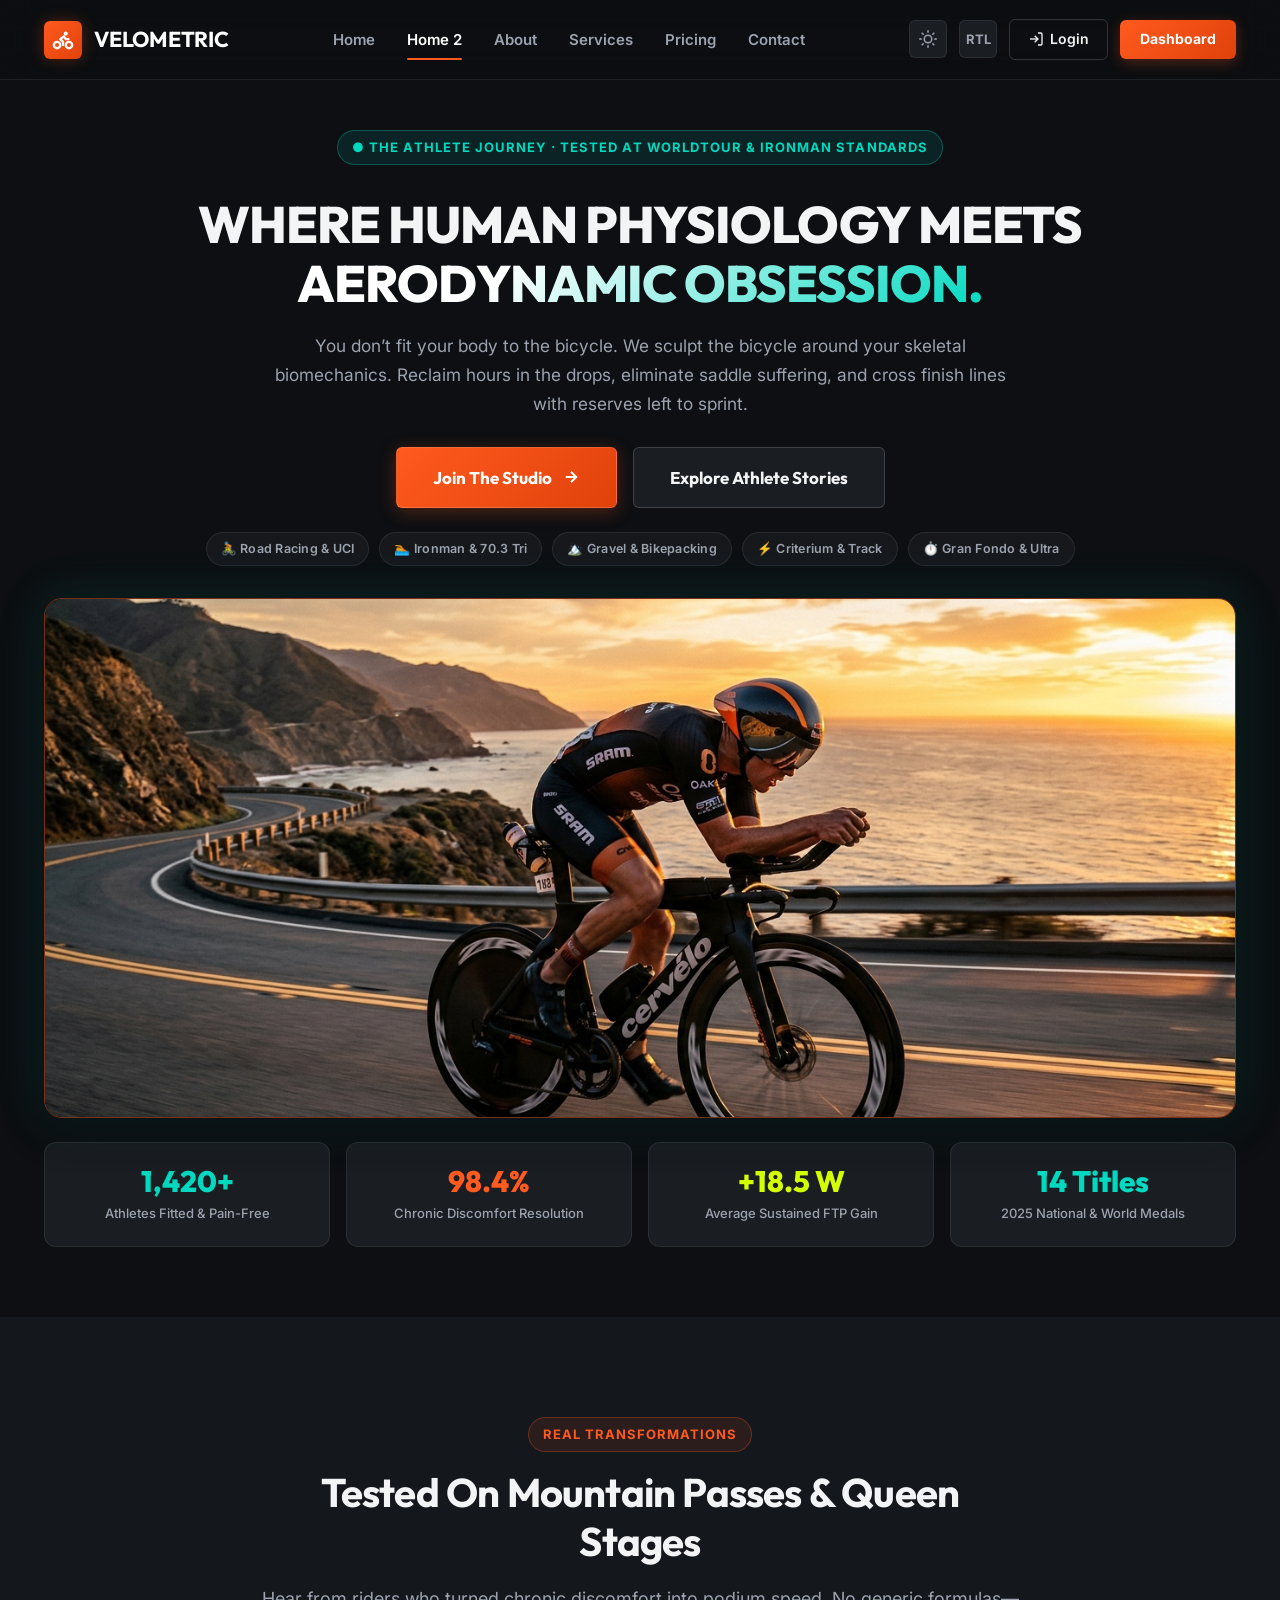
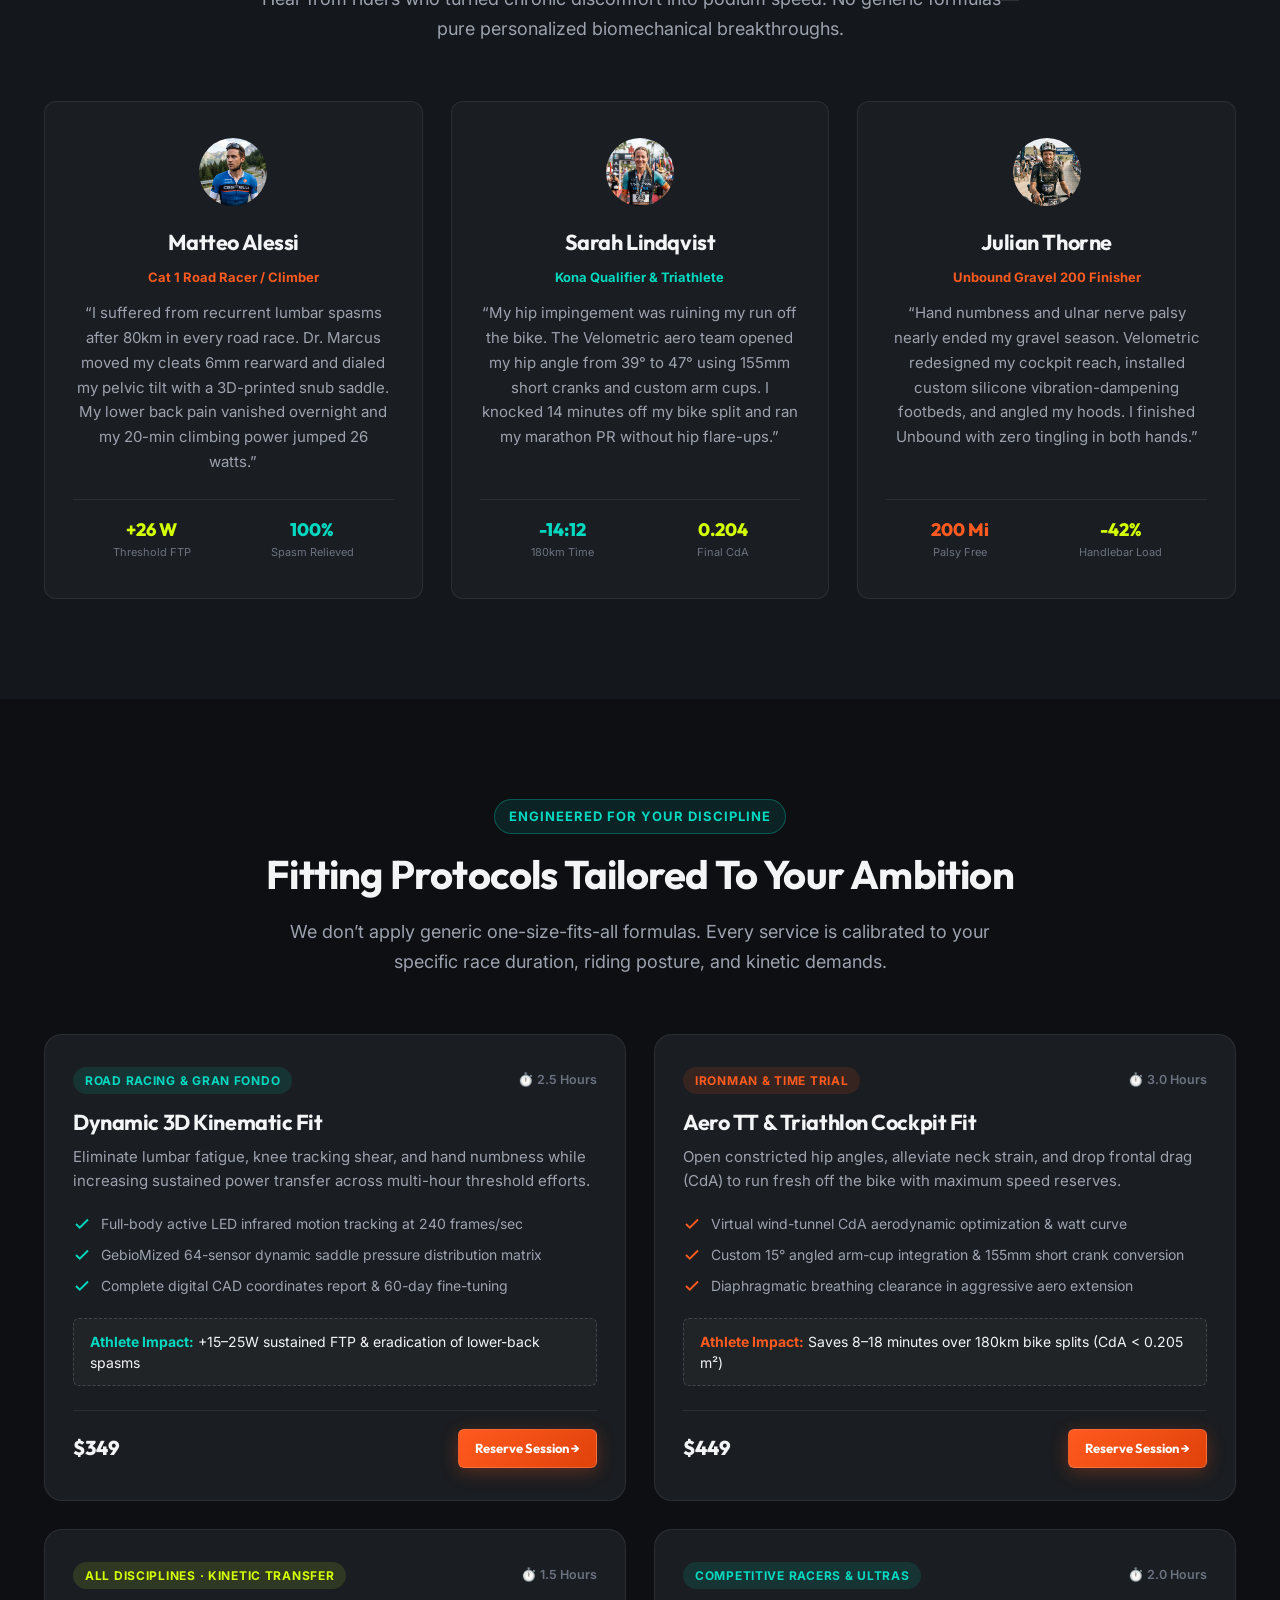
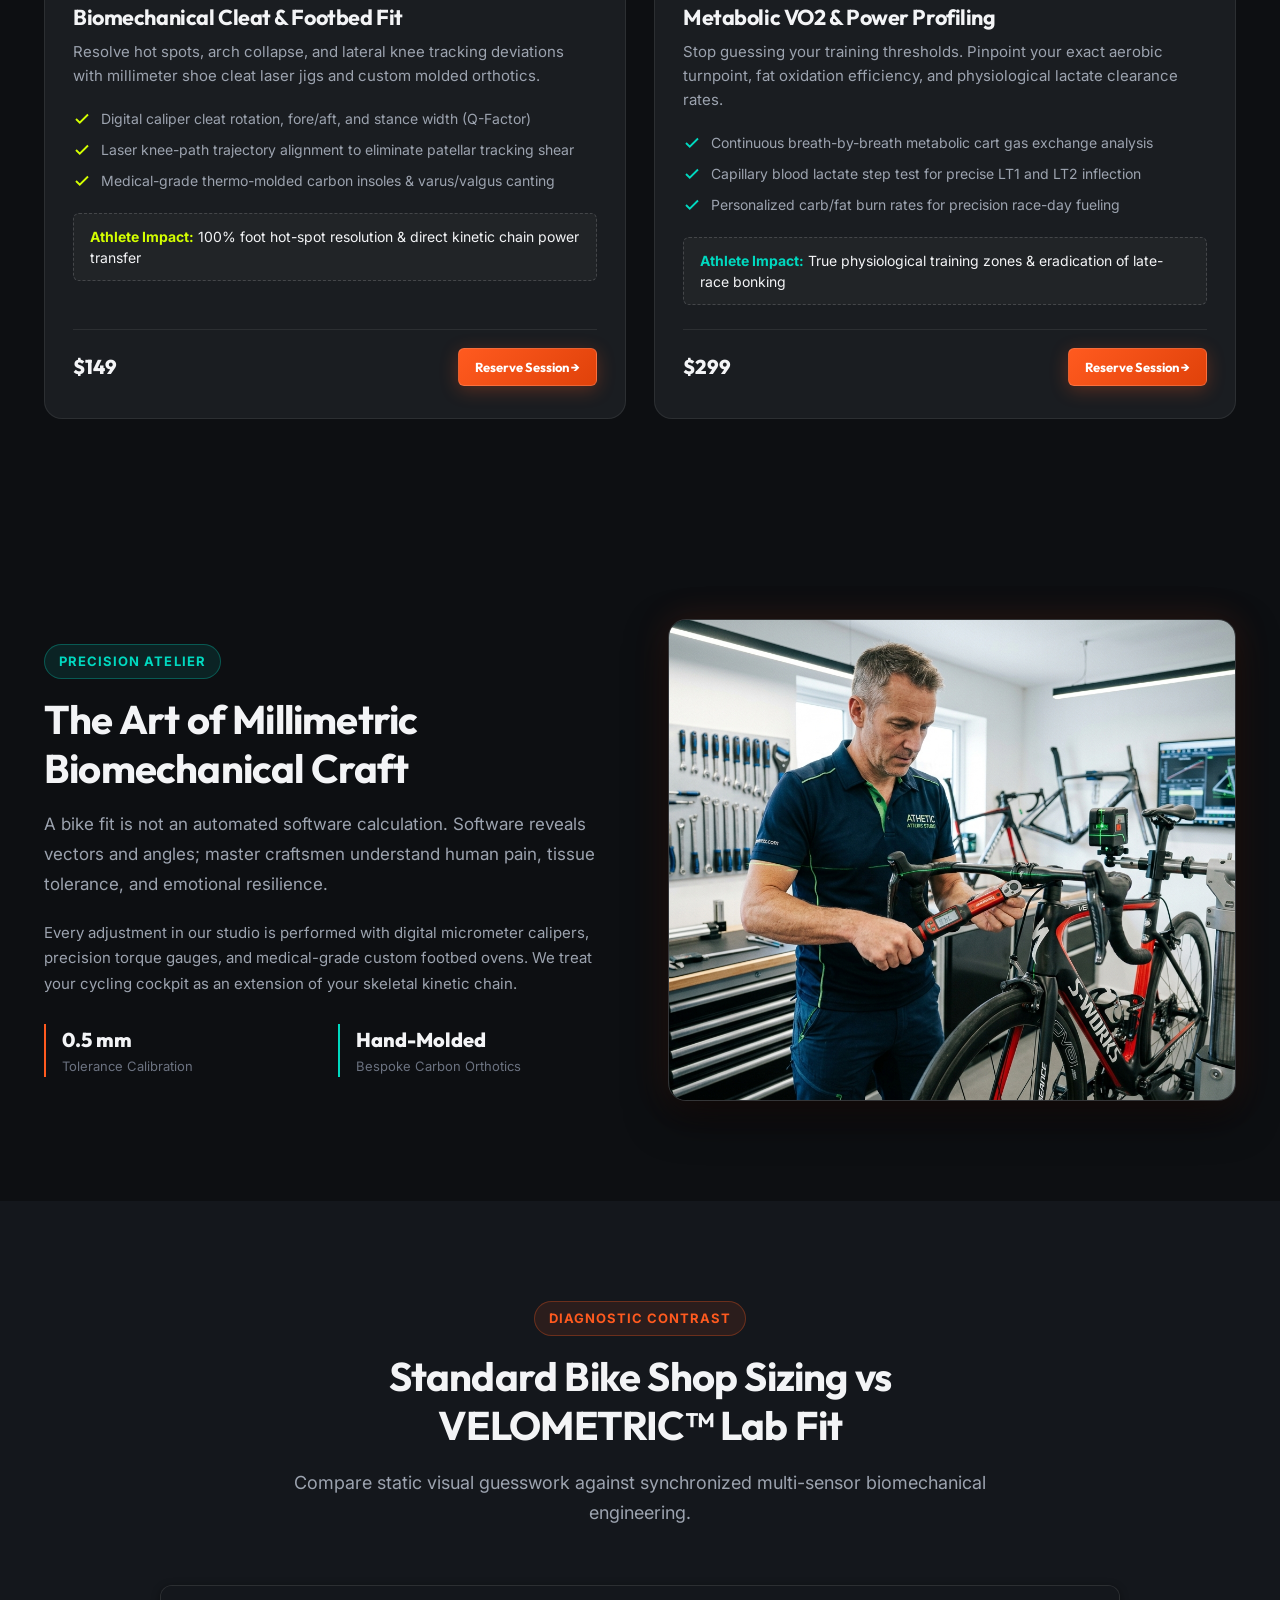
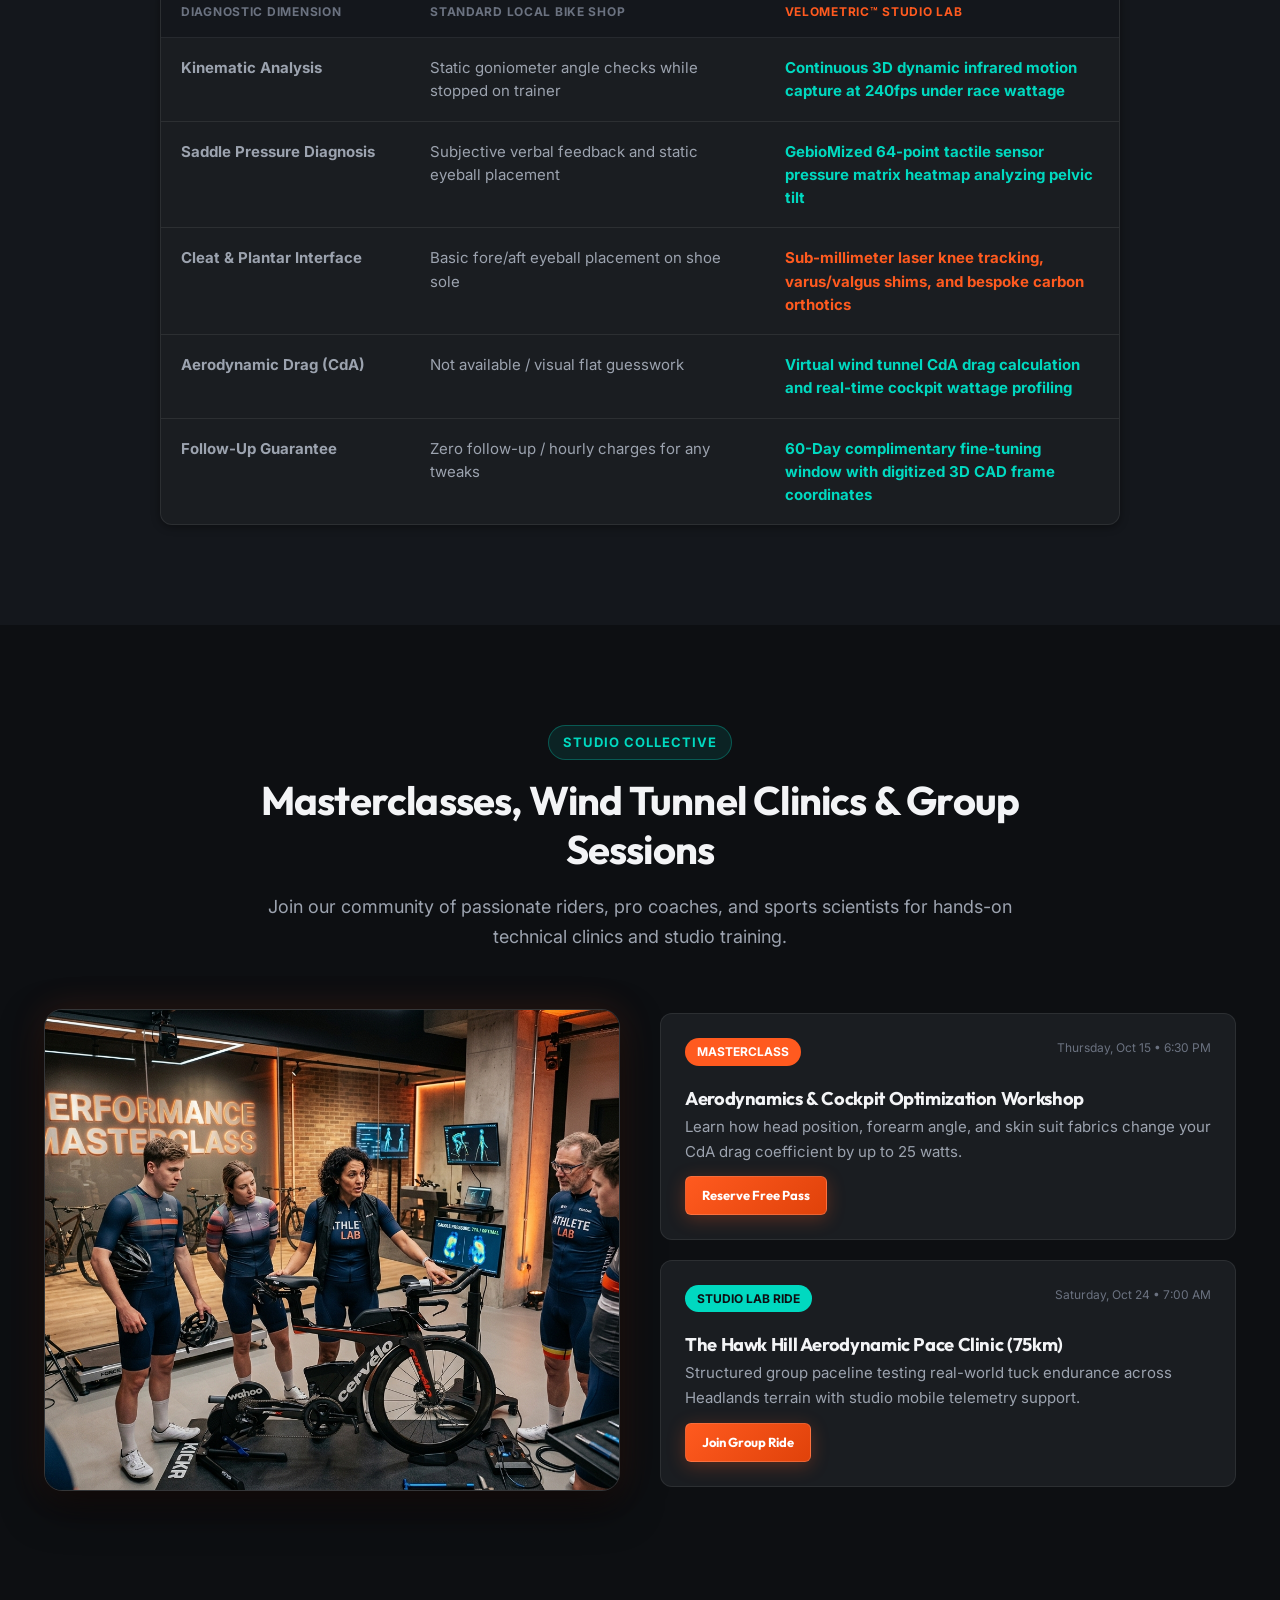
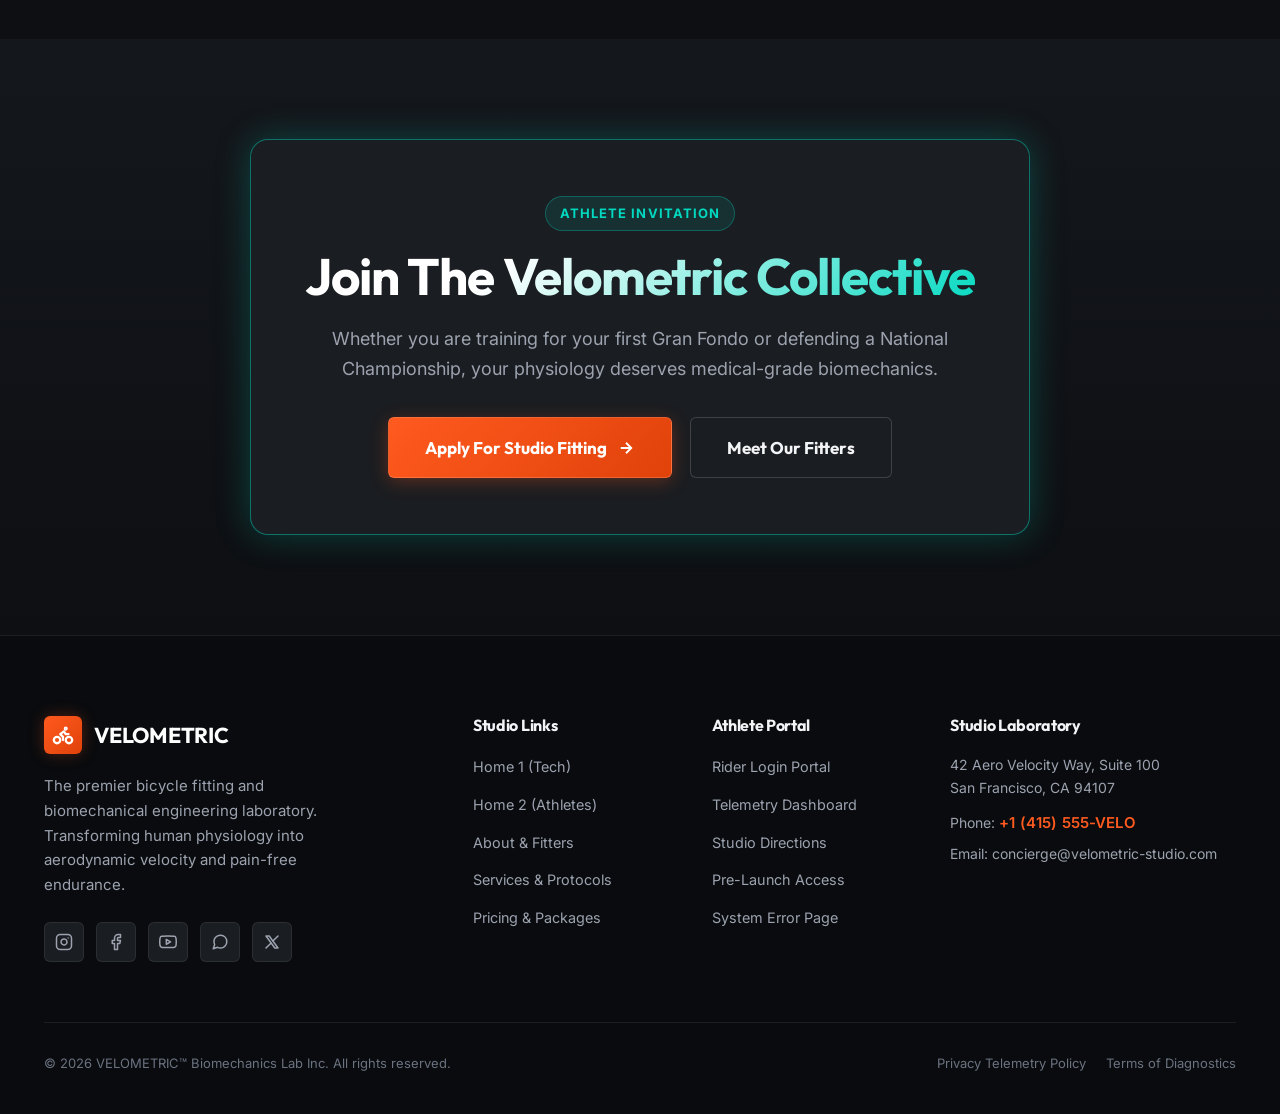
<file: home2.html>
<!DOCTYPE html>
<html lang="en" data-theme="dark" dir="ltr">
<head>
  <meta charset="UTF-8">
  <meta name="viewport" content="width=device-width, initial-scale=1.0">
  <title>VELOMETRIC™ | The Rider Journey — Athlete Biomechanics &amp; Craft</title>
  <meta name="description" content="Discover the human journey behind elite cycling speed. Where athletic obsession meets bespoke precision engineering, hand-crafted alignment, and community masterclasses.">
  <meta name="keywords" content="cycling athlete journey, pro bike fit case studies, cycling community clinics, precision bike fitting craft">
  
  <!-- Open Graph -->
  <meta property="og:title" content="VELOMETRIC™ | The Rider Journey — Athlete Biomechanics">
  <meta property="og:description" content="Where human physiology meets aerodynamic obsession. Read real athlete transformations and join the studio community.">
  <meta property="og:type" content="website">
  <meta property="og:image" content="assets/images/hero_athlete_motion.jpg">

    <!-- Favicon -->
  <link rel="icon" type="image/svg+xml" href="assets/images/favicon.svg">
  <link rel="alternate icon" type="image/png" href="assets/images/favicon.png">

  <!-- Core Stylesheets -->
  <link rel="stylesheet" href="assets/css/style.css">
  <link rel="stylesheet" href="assets/css/dark-mode.css">
  <link rel="stylesheet" href="assets/css/rtl.css">
</head>
<body data-page="home2">
  <a href="#main-content" class="skip-link">Skip to main content</a>

  <!-- STRICT NAVBAR -->
  <header class="site-header">
    <div class="container navbar">
      <a href="index.html" class="brand-logo" aria-label="VELOMETRIC Studio Home">
        <div class="brand-icon">
          <svg width="22" height="22" viewBox="0 0 24 24" fill="none" stroke="currentColor" stroke-width="2.5" stroke-linecap="round" stroke-linejoin="round"><circle cx="18.5" cy="17.5" r="3.5"></circle><circle cx="5.5" cy="17.5" r="3.5"></circle><circle cx="15" cy="5" r="1"></circle><path d="M12 17.5V14l-3-3 4-3 2 3h3"></path></svg>
        </div>
        <span>VELOMETRIC</span>
      </a>

      <!-- Strictly 5 Main Navigation Links -->
      <nav class="nav-menu" aria-label="Main Navigation">
        <a href="index.html" class="nav-link">Home</a>
        <a href="home2.html" class="nav-link active">Home 2</a>
        <a href="about.html" class="nav-link">About</a>
        <a href="services.html" class="nav-link">Services</a>
        <a href="pricing.html" class="nav-link">Pricing</a>
        <a href="contact.html" class="nav-link">Contact</a>
        <div class="nav-drawer-actions">
          <div class="nav-drawer-toggles">
            <button class="theme-toggle-btn" aria-label="Toggle Dark/Light Mode">
              <svg width="18" height="18" viewBox="0 0 24 24" fill="none" stroke="currentColor" stroke-width="2"><circle cx="12" cy="12" r="5"></circle><line x1="12" y1="1" x2="12" y2="3"></line><line x1="12" y1="21" x2="12" y2="23"></line><line x1="4.22" y1="4.22" x2="5.64" y2="5.64"></line><line x1="18.36" y1="18.36" x2="19.78" y2="19.78"></line><line x1="1" y1="12" x2="3" y2="12"></line><line x1="21" y1="12" x2="23" y2="12"></line><line x1="4.22" y1="19.78" x2="5.64" y2="18.36"></line><line x1="18.36" y1="5.64" x2="19.78" y2="4.22"></line></svg>
            </button>
            <button class="rtl-toggle-btn" aria-label="Toggle RTL Layout">RTL</button>
          </div>
          <div class="nav-drawer-buttons">
            <a href="login.html" class="nav-btn-login">
              <svg width="16" height="16" viewBox="0 0 24 24" fill="none" stroke="currentColor" stroke-width="2"><path d="M15 3h4a2 2 0 0 1 2 2v14a2 2 0 0 1-2 2h-4"></path><polyline points="10 17 15 12 10 7"></polyline><line x1="15" y1="12" x2="3" y2="12"></line></svg>
              <span>Login</span>
            </a>
            <a href="dashboard.html" class="nav-btn-dashboard">Dashboard</a>
          </div>
        </div>
      </nav>

      <!-- Utility Actions -->
      <div class="nav-actions">
        <button class="theme-toggle-btn" aria-label="Toggle Dark/Light Mode">
          <svg width="18" height="18" viewBox="0 0 24 24" fill="none" stroke="currentColor" stroke-width="2"><circle cx="12" cy="12" r="5"></circle><line x1="12" y1="1" x2="12" y2="3"></line><line x1="12" y1="21" x2="12" y2="23"></line><line x1="4.22" y1="4.22" x2="5.64" y2="5.64"></line><line x1="18.36" y1="18.36" x2="19.78" y2="19.78"></line><line x1="1" y1="12" x2="3" y2="12"></line><line x1="21" y1="12" x2="23" y2="12"></line><line x1="4.22" y1="19.78" x2="5.64" y2="18.36"></line><line x1="18.36" y1="5.64" x2="19.78" y2="4.22"></line></svg>
        </button>
        <button class="rtl-toggle-btn" aria-label="Toggle RTL Layout">RTL</button>
        <a href="login.html" class="nav-btn-login">
          <svg width="16" height="16" viewBox="0 0 24 24" fill="none" stroke="currentColor" stroke-width="2"><path d="M15 3h4a2 2 0 0 1 2 2v14a2 2 0 0 1-2 2h-4"></path><polyline points="10 17 15 12 10 7"></polyline><line x1="15" y1="12" x2="3" y2="12"></line></svg>
          <span>Login</span>
        </a>
        <a href="dashboard.html" class="nav-btn-dashboard">Dashboard</a>
        <button class="hamburger-btn" aria-label="Open mobile menu" aria-expanded="false">
          <span></span><span></span><span></span>
        </button>
      </div>
    </div>
  </header>

  <main id="main-content">
    <!-- ====================================================================
         SECTION 1: HERO SECTION — ATHLETE / RIDER-JOURNEY FOCUS
         ==================================================================== -->
    <!-- ====================================================================
         SECTION 1: HERO SECTION — ATHLETE / RIDER-JOURNEY PANORAMIC THEATER
         ==================================================================== -->
    <section class="section athlete-hero-section" id="athlete-hero">
      <div class="container">
        <!-- Centered Editorial Header -->
        <div class="athlete-hero-header">
          <div class="section-eyebrow eyebrow-teal">
            ● The Athlete Journey · Tested at WorldTour &amp; Ironman Standards
          </div>
          <h1 class="athlete-hero-headline">
            Where Human Physiology Meets <span class="text-gradient-teal">Aerodynamic Obsession.</span>
          </h1>
          <p class="athlete-hero-subtitle">
            You don’t fit your body to the bicycle. We sculpt the bicycle around your skeletal biomechanics. Reclaim hours in the drops, eliminate saddle suffering, and cross finish lines with reserves left to sprint.
          </p>

          <div class="athlete-hero-ctas">
            <a href="#join-studio" class="btn btn-primary btn-lg">
              <span>Join The Studio</span>
              <svg width="18" height="18" viewBox="0 0 24 24" fill="none" stroke="currentColor" stroke-width="2.5"><line x1="5" y1="12" x2="19" y2="12"></line><polyline points="12 5 19 12 12 19"></polyline></svg>
            </a>
            <a href="#athlete-case-studies" class="btn btn-secondary btn-lg">
              <span>Explore Athlete Stories</span>
            </a>
          </div>

          <!-- Athlete Discipline Tags -->
          <div class="athlete-discipline-pills">
            <span class="discipline-pill">🚴 Road Racing &amp; UCI</span>
            <span class="discipline-pill">🏊 Ironman &amp; 70.3 Tri</span>
            <span class="discipline-pill">🏔️ Gravel &amp; Bikepacking</span>
            <span class="discipline-pill">⚡ Criterium &amp; Track</span>
            <span class="discipline-pill">⏱️ Gran Fondo &amp; Ultra</span>
          </div>
        </div>

        <!-- Expansive Panoramic Visual Stage -->
        <div class="athlete-hero-stage">
          <img src="assets/images/hero_athlete_motion.jpg" alt="Pro time-trial cyclist riding at high speed along coastal road at sunset with custom aerodynamic fit" width="1200" height="520" fetchpriority="high">
        </div>

        <!-- Dedicated 4-Column Athlete Impact Counter Strip -->
        <div class="athlete-impact-strip">
          <div class="impact-strip-item">
            <div class="impact-strip-val text-teal">1,420+</div>
            <div class="impact-strip-label">Athletes Fitted &amp; Pain-Free</div>
          </div>
          <div class="impact-strip-item">
            <div class="impact-strip-val text-volt">98.4%</div>
            <div class="impact-strip-label">Chronic Discomfort Resolution</div>
          </div>
          <div class="impact-strip-item">
            <div class="impact-strip-val text-lime">+18.5 W</div>
            <div class="impact-strip-label">Average Sustained FTP Gain</div>
          </div>
          <div class="impact-strip-item">
            <div class="impact-strip-val text-teal">14 Titles</div>
            <div class="impact-strip-label">2025 National &amp; World Medals</div>
          </div>
        </div>
      </div>
    </section>

    <!-- ====================================================================
         SECTION 2: FEATURED ATHLETES / CASE STUDIES (Real-Feel Results)
         ==================================================================== -->
    <section class="section" id="athlete-case-studies" style="background: var(--bg-secondary);">
      <div class="container">
        <div class="section-header">
          <div class="section-eyebrow">Real Transformations</div>
          <h2 class="section-title">Tested On Mountain Passes &amp; Queen Stages</h2>
          <p class="section-desc">
            Hear from riders who turned chronic discomfort into podium speed. No generic formulas—pure personalized biomechanical breakthroughs.
          </p>
        </div>

        <div class="case-study-grid">
          <!-- Case Study 1 -->
          <div class="tilt-card-wrapper">
            <div class="card-center" data-tilt>
              <div class="card-icon" style="border-radius: 50%; overflow: hidden; padding: 0; border: none;">
                <img src="assets/images/matteo_alessi.jpg" alt="Matteo Alessi" style="width: 100%; height: 100%; object-fit: cover;">
              </div>
              <h3 class="card-title">Matteo Alessi</h3>
              <p style="font-size: 0.8125rem; color: var(--accent-volt); font-weight: 700; margin-bottom: 14px;">Cat 1 Road Racer / Climber</p>
              <p class="card-desc">
                “I suffered from recurrent lumbar spasms after 80km in every road race. Dr. Marcus moved my cleats 6mm rearward and dialed my pelvic tilt with a 3D-printed snub saddle. My lower back pain vanished overnight and my 20-min climbing power jumped 26 watts.”
              </p>
              <div style="width: 100%; border-top: 1px solid var(--border-subtle); padding-top: 16px; margin-top: auto; display: flex; justify-content: space-around; text-align: center;">
                <div>
                  <div style="font-family: var(--font-heading); font-size: 1.125rem; font-weight: 800;" class="text-lime">+26 W</div>
                  <div style="font-size: 0.6875rem; color: var(--text-muted);">Threshold FTP</div>
                </div>
                <div>
                  <div style="font-family: var(--font-heading); font-size: 1.125rem; font-weight: 800;" class="text-teal">100%</div>
                  <div style="font-size: 0.6875rem; color: var(--text-muted);">Spasm Relieved</div>
                </div>
              </div>
            </div>
          </div>

          <!-- Case Study 2 -->
          <div class="tilt-card-wrapper">
            <div class="card-center teal-accent" data-tilt>
              <div class="card-icon icon-teal" style="border-radius: 50%; overflow: hidden; padding: 0; border: none;">
                <img src="assets/images/sarah_lindqvist.jpg" alt="Sarah Lindqvist" style="width: 100%; height: 100%; object-fit: cover;">
              </div>
              <h3 class="card-title">Sarah Lindqvist</h3>
              <p style="font-size: 0.8125rem; color: var(--accent-teal); font-weight: 700; margin-bottom: 14px;">Kona Qualifier &amp; Triathlete</p>
              <p class="card-desc">
                “My hip impingement was ruining my run off the bike. The Velometric aero team opened my hip angle from 39° to 47° using 155mm short cranks and custom arm cups. I knocked 14 minutes off my bike split and ran my marathon PR without hip flare-ups.”
              </p>
              <div style="width: 100%; border-top: 1px solid var(--border-subtle); padding-top: 16px; margin-top: auto; display: flex; justify-content: space-around; text-align: center;">
                <div>
                  <div style="font-family: var(--font-heading); font-size: 1.125rem; font-weight: 800;" class="text-teal">-14:12</div>
                  <div style="font-size: 0.6875rem; color: var(--text-muted);">180km Time</div>
                </div>
                <div>
                  <div style="font-family: var(--font-heading); font-size: 1.125rem; font-weight: 800;" class="text-lime">0.204</div>
                  <div style="font-size: 0.6875rem; color: var(--text-muted);">Final CdA</div>
                </div>
              </div>
            </div>
          </div>

          <!-- Case Study 3 -->
          <div class="tilt-card-wrapper">
            <div class="card-center" data-tilt>
              <div class="card-icon" style="border-radius: 50%; overflow: hidden; padding: 0; border: none;">
                <img src="assets/images/julian_thorne.jpg" alt="Julian Thorne" style="width: 100%; height: 100%; object-fit: cover;">
              </div>
              <h3 class="card-title">Julian Thorne</h3>
              <p style="font-size: 0.8125rem; color: var(--accent-volt); font-weight: 700; margin-bottom: 14px;">Unbound Gravel 200 Finisher</p>
              <p class="card-desc">
                “Hand numbness and ulnar nerve palsy nearly ended my gravel season. Velometric redesigned my cockpit reach, installed custom silicone vibration-dampening footbeds, and angled my hoods. I finished Unbound with zero tingling in both hands.”
              </p>
              <div style="width: 100%; border-top: 1px solid var(--border-subtle); padding-top: 16px; margin-top: auto; display: flex; justify-content: space-around; text-align: center;">
                <div>
                  <div style="font-family: var(--font-heading); font-size: 1.125rem; font-weight: 800;" class="text-volt">200 Mi</div>
                  <div style="font-size: 0.6875rem; color: var(--text-muted);">Palsy Free</div>
                </div>
                <div>
                  <div style="font-family: var(--font-heading); font-size: 1.125rem; font-weight: 800;" class="text-lime">-42%</div>
                  <div style="font-size: 0.6875rem; color: var(--text-muted);">Handlebar Load</div>
                </div>
              </div>
            </div>
          </div>
        </div>
      </div>
    </section>

    <!-- ====================================================================
         SECTION 3: ATHLETE-FOCUSED SERVICES (Alternative 2x2 Goal-Oriented Design)
         ==================================================================== -->
    <section class="section" id="athlete-services">
      <div class="container">
        <div class="section-header">
          <div class="section-eyebrow eyebrow-teal">Engineered For Your Discipline</div>
          <h2 class="section-title">Fitting Protocols Tailored To Your Ambition</h2>
          <p class="section-desc">
            We don’t apply generic one-size-fits-all formulas. Every service is calibrated to your specific race duration, riding posture, and kinetic demands.
          </p>
        </div>

        <div class="athlete-services-grid">
          <!-- Protocol 1: Dynamic 3D Fit -->
          <div class="athlete-service-card">
            <div class="service-card-top">
              <span class="service-discipline-tag">Road Racing &amp; Gran Fondo</span>
              <span class="service-duration-badge">⏱️ 2.5 Hours</span>
            </div>
            <h3>Dynamic 3D Kinematic Fit</h3>
            <p class="service-problem-text">
              Eliminate lumbar fatigue, knee tracking shear, and hand numbness while increasing sustained power transfer across multi-hour threshold efforts.
            </p>
            <ul class="service-feature-checklist">
              <li class="service-feature-item">
                <svg width="18" height="18" viewBox="0 0 24 24" fill="none" stroke="var(--accent-teal)" stroke-width="2.5"><polyline points="20 6 9 17 4 12"></polyline></svg>
                <span>Full-body active LED infrared motion tracking at 240 frames/sec</span>
              </li>
              <li class="service-feature-item">
                <svg width="18" height="18" viewBox="0 0 24 24" fill="none" stroke="var(--accent-teal)" stroke-width="2.5"><polyline points="20 6 9 17 4 12"></polyline></svg>
                <span>GebioMized 64-sensor dynamic saddle pressure distribution matrix</span>
              </li>
              <li class="service-feature-item">
                <svg width="18" height="18" viewBox="0 0 24 24" fill="none" stroke="var(--accent-teal)" stroke-width="2.5"><polyline points="20 6 9 17 4 12"></polyline></svg>
                <span>Complete digital CAD coordinates report &amp; 60-day fine-tuning</span>
              </li>
            </ul>
            <div class="service-outcome-banner">
              <span class="text-teal" style="font-weight: 700;">Athlete Impact:</span> +15–25W sustained FTP &amp; eradication of lower-back spasms
            </div>
            <div class="service-card-action">
              <span style="font-family: var(--font-heading); font-size: 1.25rem; font-weight: 800; color: var(--text-primary);">$349</span>
              <a href="contact.html?service=Dynamic+3D+Fit" class="btn btn-primary btn-sm">Reserve Session →</a>
            </div>
          </div>

          <!-- Protocol 2: Aero TT & Triathlon Fit -->
          <div class="athlete-service-card card-accent-volt">
            <div class="service-card-top">
              <span class="service-discipline-tag tag-volt">Ironman &amp; Time Trial</span>
              <span class="service-duration-badge">⏱️ 3.0 Hours</span>
            </div>
            <h3>Aero TT &amp; Triathlon Cockpit Fit</h3>
            <p class="service-problem-text">
              Open constricted hip angles, alleviate neck strain, and drop frontal drag (CdA) to run fresh off the bike with maximum speed reserves.
            </p>
            <ul class="service-feature-checklist">
              <li class="service-feature-item">
                <svg width="18" height="18" viewBox="0 0 24 24" fill="none" stroke="var(--accent-volt)" stroke-width="2.5"><polyline points="20 6 9 17 4 12"></polyline></svg>
                <span>Virtual wind-tunnel CdA aerodynamic optimization &amp; watt curve</span>
              </li>
              <li class="service-feature-item">
                <svg width="18" height="18" viewBox="0 0 24 24" fill="none" stroke="var(--accent-volt)" stroke-width="2.5"><polyline points="20 6 9 17 4 12"></polyline></svg>
                <span>Custom 15° angled arm-cup integration &amp; 155mm short crank conversion</span>
              </li>
              <li class="service-feature-item">
                <svg width="18" height="18" viewBox="0 0 24 24" fill="none" stroke="var(--accent-volt)" stroke-width="2.5"><polyline points="20 6 9 17 4 12"></polyline></svg>
                <span>Diaphragmatic breathing clearance in aggressive aero extension</span>
              </li>
            </ul>
            <div class="service-outcome-banner">
              <span class="text-volt" style="font-weight: 700;">Athlete Impact:</span> Saves 8–18 minutes over 180km bike splits (CdA &lt; 0.205 m²)
            </div>
            <div class="service-card-action">
              <span style="font-family: var(--font-heading); font-size: 1.25rem; font-weight: 800; color: var(--text-primary);">$449</span>
              <a href="contact.html?service=Aero+TT+Fit" class="btn btn-primary btn-sm">Reserve Session →</a>
            </div>
          </div>

          <!-- Protocol 3: Cleat & Gait Kinematics -->
          <div class="athlete-service-card">
            <div class="service-card-top">
              <span class="service-discipline-tag tag-lime">All Disciplines · Kinetic Transfer</span>
              <span class="service-duration-badge">⏱️ 1.5 Hours</span>
            </div>
            <h3>Biomechanical Cleat &amp; Footbed Fit</h3>
            <p class="service-problem-text">
              Resolve hot spots, arch collapse, and lateral knee tracking deviations with millimeter shoe cleat laser jigs and custom molded orthotics.
            </p>
            <ul class="service-feature-checklist">
              <li class="service-feature-item">
                <svg width="18" height="18" viewBox="0 0 24 24" fill="none" stroke="var(--accent-lime)" stroke-width="2.5"><polyline points="20 6 9 17 4 12"></polyline></svg>
                <span>Digital caliper cleat rotation, fore/aft, and stance width (Q-Factor)</span>
              </li>
              <li class="service-feature-item">
                <svg width="18" height="18" viewBox="0 0 24 24" fill="none" stroke="var(--accent-lime)" stroke-width="2.5"><polyline points="20 6 9 17 4 12"></polyline></svg>
                <span>Laser knee-path trajectory alignment to eliminate patellar tracking shear</span>
              </li>
              <li class="service-feature-item">
                <svg width="18" height="18" viewBox="0 0 24 24" fill="none" stroke="var(--accent-lime)" stroke-width="2.5"><polyline points="20 6 9 17 4 12"></polyline></svg>
                <span>Medical-grade thermo-molded carbon insoles &amp; varus/valgus canting</span>
              </li>
            </ul>
            <div class="service-outcome-banner">
              <span class="text-lime" style="font-weight: 700;">Athlete Impact:</span> 100% foot hot-spot resolution &amp; direct kinetic chain power transfer
            </div>
            <div class="service-card-action">
              <span style="font-family: var(--font-heading); font-size: 1.25rem; font-weight: 800; color: var(--text-primary);">$149</span>
              <a href="contact.html?service=Cleat+Footbed+Fit" class="btn btn-primary btn-sm">Reserve Session →</a>
            </div>
          </div>

          <!-- Protocol 4: Metabolic VO2 & Physiology -->
          <div class="athlete-service-card">
            <div class="service-card-top">
              <span class="service-discipline-tag">Competitive Racers &amp; Ultras</span>
              <span class="service-duration-badge">⏱️ 2.0 Hours</span>
            </div>
            <h3>Metabolic VO2 &amp; Power Profiling</h3>
            <p class="service-problem-text">
              Stop guessing your training thresholds. Pinpoint your exact aerobic turnpoint, fat oxidation efficiency, and physiological lactate clearance rates.
            </p>
            <ul class="service-feature-checklist">
              <li class="service-feature-item">
                <svg width="18" height="18" viewBox="0 0 24 24" fill="none" stroke="var(--accent-teal)" stroke-width="2.5"><polyline points="20 6 9 17 4 12"></polyline></svg>
                <span>Continuous breath-by-breath metabolic cart gas exchange analysis</span>
              </li>
              <li class="service-feature-item">
                <svg width="18" height="18" viewBox="0 0 24 24" fill="none" stroke="var(--accent-teal)" stroke-width="2.5"><polyline points="20 6 9 17 4 12"></polyline></svg>
                <span>Capillary blood lactate step test for precise LT1 and LT2 inflection</span>
              </li>
              <li class="service-feature-item">
                <svg width="18" height="18" viewBox="0 0 24 24" fill="none" stroke="var(--accent-teal)" stroke-width="2.5"><polyline points="20 6 9 17 4 12"></polyline></svg>
                <span>Personalized carb/fat burn rates for precision race-day fueling</span>
              </li>
            </ul>
            <div class="service-outcome-banner">
              <span class="text-teal" style="font-weight: 700;">Athlete Impact:</span> True physiological training zones &amp; eradication of late-race bonking
            </div>
            <div class="service-card-action">
              <span style="font-family: var(--font-heading); font-size: 1.25rem; font-weight: 800; color: var(--text-primary);">$299</span>
              <a href="contact.html?service=Metabolic+Testing" class="btn btn-primary btn-sm">Reserve Session →</a>
            </div>
          </div>
        </div>
      </div>
    </section>

    <!-- ====================================================================
         SECTION 4: STUDIO PHILOSOPHY / PRECISION & CRAFT NARRATIVE
         ==================================================================== -->
    <section class="section" id="philosophy">
      <div class="container">
        <div class="philosophy-grid">
          <div>
            <div class="section-eyebrow eyebrow-teal">Precision Atelier</div>
            <h2 class="section-title">The Art of Millimetric Biomechanical Craft</h2>
            <p style="font-size: 1.0625rem; color: var(--text-secondary); line-height: 1.75; margin-bottom: 20px;">
              A bike fit is not an automated software calculation. Software reveals vectors and angles; master craftsmen understand human pain, tissue tolerance, and emotional resilience.
            </p>
            <p style="font-size: 0.9375rem; color: var(--text-secondary); line-height: 1.7; margin-bottom: 28px;">
              Every adjustment in our studio is performed with digital micrometer calipers, precision torque gauges, and medical-grade custom footbed ovens. We treat your cycling cockpit as an extension of your skeletal kinetic chain.
            </p>

            <div style="display: grid; grid-template-columns: 1fr 1fr; gap: 20px;">
              <div style="border-left: 2px solid var(--accent-volt); padding-left: 16px;">
                <div style="font-family: var(--font-heading); font-size: 1.25rem; font-weight: 800; color: var(--text-primary);">0.5 mm</div>
                <div style="font-size: 0.8125rem; color: var(--text-muted);">Tolerance Calibration</div>
              </div>
              <div style="border-left: 2px solid var(--accent-teal); padding-left: 16px;">
                <div style="font-family: var(--font-heading); font-size: 1.25rem; font-weight: 800; color: var(--text-primary);">Hand-Molded</div>
                <div style="font-size: 0.8125rem; color: var(--text-muted);">Bespoke Carbon Orthotics</div>
              </div>
            </div>
          </div>

          <div>
            <div class="hero-image-card">
              <img src="assets/images/fitter_at_work.jpg" alt="Master bike fitter tuning cockpit with laser alignment and digital torque wrench" width="560" height="420">
            </div>
          </div>
        </div>
      </div>
    </section>

    <!-- ====================================================================
         SECTION 5: INTERACTIVE COMPARISON (Zero Horizontal Scroll Table)
         ==================================================================== -->
    <section class="section" id="fit-comparison" style="background: var(--bg-secondary);">
      <div class="container">
        <div class="section-header">
          <div class="section-eyebrow">Diagnostic Contrast</div>
          <h2 class="section-title">Standard Bike Shop Sizing vs VELOMETRIC™ Lab Fit</h2>
          <p class="section-desc">
            Compare static visual guesswork against synchronized multi-sensor biomechanical engineering.
          </p>
        </div>

        <div class="diagnostic-contrast-wrapper" style="max-width: 960px; margin: 0 auto;">
          <table class="diagnostic-contrast-table">
            <thead>
              <tr>
                <th style="width: 26%;">Diagnostic Dimension</th>
                <th style="width: 37%;">Standard Local Bike Shop</th>
                <th style="width: 37%; color: var(--accent-volt);">VELOMETRIC™ Studio Lab</th>
              </tr>
            </thead>
            <tbody>
              <tr>
                <td><strong>Kinematic Analysis</strong></td>
                <td>Static goniometer angle checks while stopped on trainer</td>
                <td><strong class="text-teal">Continuous 3D dynamic infrared motion capture at 240fps under race wattage</strong></td>
              </tr>
              <tr>
                <td><strong>Saddle Pressure Diagnosis</strong></td>
                <td>Subjective verbal feedback and static eyeball placement</td>
                <td><strong class="text-teal">GebioMized 64-point tactile sensor pressure matrix heatmap analyzing pelvic tilt</strong></td>
              </tr>
              <tr>
                <td><strong>Cleat &amp; Plantar Interface</strong></td>
                <td>Basic fore/aft eyeball placement on shoe sole</td>
                <td><strong class="text-volt">Sub-millimeter laser knee tracking, varus/valgus shims, and bespoke carbon orthotics</strong></td>
              </tr>
              <tr>
                <td><strong>Aerodynamic Drag (CdA)</strong></td>
                <td>Not available / visual flat guesswork</td>
                <td><strong class="text-teal">Virtual wind tunnel CdA drag calculation and real-time cockpit wattage profiling</strong></td>
              </tr>
              <tr>
                <td><strong>Follow-Up Guarantee</strong></td>
                <td>Zero follow-up / hourly charges for any tweaks</td>
                <td><strong class="text-teal">60-Day complimentary fine-tuning window with digitized 3D CAD frame coordinates</strong></td>
              </tr>
            </tbody>
          </table>
        </div>
      </div>
    </section>

    <!-- ====================================================================
         SECTION 6: COMMUNITY / EVENTS / GROUP RIDES & CLINICS
         ==================================================================== -->
    <section class="section" id="community-clinics">
      <div class="container">
        <div class="section-header">
          <div class="section-eyebrow eyebrow-teal">Studio Collective</div>
          <h2 class="section-title">Masterclasses, Wind Tunnel Clinics &amp; Group Sessions</h2>
          <p class="section-desc">
            Join our community of passionate riders, pro coaches, and sports scientists for hands-on technical clinics and studio training.
          </p>
        </div>

        <div class="clinic-grid">
          <div>
            <div class="hero-image-card">
              <img src="assets/images/community_clinic.jpg" alt="Athletes and coaches gathered around aero bike setup during studio masterclass" width="560" height="420">
            </div>
          </div>

          <div style="display: flex; flex-direction: column; gap: 20px;">
            <div class="card-center" style="align-items: flex-start; text-align: left; padding: 24px;">
              <div class="card-badge-header" style="display: flex; justify-content: space-between; width: 100%; margin-bottom: 6px;">
                <span class="col-badge badge-velometric">Masterclass</span>
                <span style="font-size: 0.75rem; color: var(--text-muted);">Thursday, Oct 15 • 6:30 PM</span>
              </div>
              <h3 style="font-size: 1.15rem; margin-bottom: 6px;">Aerodynamics &amp; Cockpit Optimization Workshop</h3>
              <p class="card-desc" style="text-align: left; margin-bottom: 12px;">
                Learn how head position, forearm angle, and skin suit fabrics change your CdA drag coefficient by up to 25 watts.
              </p>
              <a href="contact.html" class="btn btn-primary btn-sm">Reserve Free Pass</a>
            </div>

            <div class="card-center teal-accent" style="align-items: flex-start; text-align: left; padding: 24px;">
              <div class="card-badge-header" style="display: flex; justify-content: space-between; width: 100%; margin-bottom: 6px;">
                <span class="col-badge badge-velometric" style="background: var(--accent-teal); color: #0D0F12;">Studio Lab Ride</span>
                <span style="font-size: 0.75rem; color: var(--text-muted);">Saturday, Oct 24 • 7:00 AM</span>
              </div>
              <h3 style="font-size: 1.15rem; margin-bottom: 6px;">The Hawk Hill Aerodynamic Pace Clinic (75km)</h3>
              <p class="card-desc" style="text-align: left; margin-bottom: 12px;">
                Structured group paceline testing real-world tuck endurance across Headlands terrain with studio mobile telemetry support.
              </p>
              <a href="contact.html" class="btn btn-primary btn-sm">Join Group Ride</a>
            </div>
          </div>
        </div>
      </div>
    </section>

    <!-- ====================================================================
         SECTION 7: FINAL CTA — DIFFERENT FRAMING (Join The Studio)
         ==================================================================== -->
    <section class="section" id="join-studio" style="background: linear-gradient(180deg, var(--bg-secondary) 0%, #0D0F12 100%);">
      <div class="container" style="text-align: center;">
        <div style="max-width: 780px; margin: 0 auto; background: var(--bg-card); border: 1px solid var(--border-teal); border-radius: var(--radius-lg); padding: 56px 40px; box-shadow: 0 0 35px var(--accent-teal-glow);">
          <div class="section-eyebrow eyebrow-teal">Athlete Invitation</div>
          <h2 style="font-size: clamp(2.25rem, 4vw, 3.25rem); margin-bottom: 18px;" class="text-gradient-teal">
            Join The Velometric Collective
          </h2>
          <p style="color: var(--text-secondary); font-size: 1.125rem; line-height: 1.7; margin-bottom: 32px;">
            Whether you are training for your first Gran Fondo or defending a National Championship, your physiology deserves medical-grade biomechanics.
          </p>

          <div style="display: flex; justify-content: center; gap: 18px; flex-wrap: wrap;">
            <a href="contact.html" class="btn btn-primary btn-lg">
              <span>Apply For Studio Fitting</span>
              <svg width="18" height="18" viewBox="0 0 24 24" fill="none" stroke="currentColor" stroke-width="2.5"><line x1="5" y1="12" x2="19" y2="12"></line><polyline points="12 5 19 12 12 19"></polyline></svg>
            </a>
            <a href="about.html" class="btn btn-secondary btn-lg">Meet Our Fitters</a>
          </div>
        </div>
      </div>
    </section>
  </main>

  <!-- Global Footer -->
  <footer class="site-footer">
    <div class="container">
      <div class="footer-grid">
        <div class="footer-brand">
          <a href="index.html" class="brand-logo" aria-label="VELOMETRIC Studio Home" style="margin-bottom: 20px; display: inline-flex;">
            <div class="brand-icon">
              <svg width="22" height="22" viewBox="0 0 24 24" fill="none" stroke="currentColor" stroke-width="2.5" stroke-linecap="round" stroke-linejoin="round"><circle cx="18.5" cy="17.5" r="3.5"></circle><circle cx="5.5" cy="17.5" r="3.5"></circle><circle cx="15" cy="5" r="1"></circle><path d="M12 17.5V14l-3-3 4-3 2 3h3"></path></svg>
            </div>
            <span>VELOMETRIC</span>
          </a>
          <p>
            The premier bicycle fitting and biomechanical engineering laboratory. Transforming human physiology into aerodynamic velocity and pain-free endurance.
          </p>
          <div class="footer-socials">
            <a href="https://instagram.com" class="social-link" aria-label="Instagram" target="_blank" rel="noopener"><svg width="18" height="18" viewBox="0 0 24 24" fill="none" stroke="currentColor" stroke-width="2" stroke-linecap="round" stroke-linejoin="round"><rect x="2" y="2" width="20" height="20" rx="5" ry="5"></rect><path d="M16 11.37A4 4 0 1 1 12.63 8 4 4 0 0 1 16 11.37z"></path><line x1="17.5" y1="6.5" x2="17.51" y2="6.5"></line></svg></a>
            <a href="https://facebook.com" class="social-link" aria-label="Facebook" target="_blank" rel="noopener"><svg width="18" height="18" viewBox="0 0 24 24" fill="none" stroke="currentColor" stroke-width="2" stroke-linecap="round" stroke-linejoin="round"><path d="M18 2h-3a5 5 0 0 0-5 5v3H7v4h3v8h4v-8h3l1-4h-4V7a1 1 0 0 1 1-1h3z"></path></svg></a>
            <a href="https://youtube.com" class="social-link" aria-label="YouTube" target="_blank" rel="noopener"><svg width="18" height="18" viewBox="0 0 24 24" fill="none" stroke="currentColor" stroke-width="2" stroke-linecap="round" stroke-linejoin="round"><path d="M22.54 6.42a2.78 2.78 0 0 0-1.94-2C18.88 4 12 4 12 4s-6.88 0-8.6.46a2.78 2.78 0 0 0-1.94 2A29 29 0 0 0 1 11.75a29 29 0 0 0 .46 5.33A2.78 2.78 0 0 0 3.4 19c1.72.46 8.6.46 8.6.46s6.88 0 8.6-.46a2.78 2.78 0 0 0 1.94-2 29 29 0 0 0 .46-5.25 29 29 0 0 0-.46-5.33z"></path><polygon points="9.75 15.02 15.5 11.75 9.75 8.48 9.75 15.02"></polygon></svg></a>
            <a href="https://whatsapp.com" class="social-link" aria-label="WhatsApp" target="_blank" rel="noopener"><svg width="18" height="18" viewBox="0 0 24 24" fill="none" stroke="currentColor" stroke-width="2" stroke-linecap="round" stroke-linejoin="round"><path d="M21 11.5a8.38 8.38 0 0 1-.9 3.8 8.5 8.5 0 0 1-7.6 4.7 8.38 8.38 0 0 1-3.8-.9L3 21l1.9-5.7a8.38 8.38 0 0 1-.9-3.8 8.5 8.5 0 0 1 4.7-7.6 8.38 8.38 0 0 1 3.8-.9h.5a8.48 8.48 0 0 1 8 8v.5z"></path></svg></a>
            <a href="https://x.com" class="social-link" aria-label="X (Twitter)" target="_blank" rel="noopener"><svg width="18" height="18" viewBox="0 0 24 24" fill="none" stroke="currentColor" stroke-width="2" stroke-linecap="round" stroke-linejoin="round"><path d="M4 4l11.733 16h4.267l-11.733 -16z"></path><path d="M4 20l6.768 -6.768m2.46 -2.46l6.772 -6.772"></path></svg></a>
          </div>
        </div>

        <div>
          <h4 class="footer-heading">Studio Links</h4>
          <ul class="footer-links">
            <li><a href="index.html">Home 1 (Tech)</a></li>
            <li><a href="home2.html">Home 2 (Athletes)</a></li>
            <li><a href="about.html">About &amp; Fitters</a></li>
            <li><a href="services.html">Services &amp; Protocols</a></li>
            <li><a href="pricing.html">Pricing &amp; Packages</a></li>
          </ul>
        </div>

        <div>
          <h4 class="footer-heading">Athlete Portal</h4>
          <ul class="footer-links">
            <li><a href="login.html">Rider Login Portal</a></li>
            <li><a href="dashboard.html">Telemetry Dashboard</a></li>
            <li><a href="contact.html">Studio Directions</a></li>
            <li><a href="coming-soon.html">Pre-Launch Access</a></li>
            <li><a href="404.html">System Error Page</a></li>
          </ul>
        </div>

        <div>
          <h4 class="footer-heading">Studio Laboratory</h4>
          <p style="font-size: 0.875rem; color: var(--text-secondary); margin-bottom: 12px;">
            42 Aero Velocity Way, Suite 100<br>
            San Francisco, CA 94107
          </p>
          <p style="font-size: 0.875rem; color: var(--text-secondary); margin-bottom: 8px;">
            Phone: <a href="tel:+14155558356" class="text-volt">+1 (415) 555-VELO</a>
          </p>
          <p style="font-size: 0.875rem; color: var(--text-secondary);">
            Email: concierge@velometric-studio.com
          </p>
        </div>
      </div>

      <div class="footer-bottom">
        <div>&copy; 2026 VELOMETRIC™ Biomechanics Lab Inc. All rights reserved.</div>
        <div style="display: flex; gap: 20px;">
          <a href="#">Privacy Telemetry Policy</a>
          <a href="#">Terms of Diagnostics</a>
        </div>
      </div>
    </div>
  </footer>

  <!-- Plugins & Scripts -->
  <script src="assets/js/plugins/three.min.js"></script>
  <script src="assets/js/3d-effects.js"></script>
  <script src="assets/js/main.js"></script>
</body>
</html>
</file>
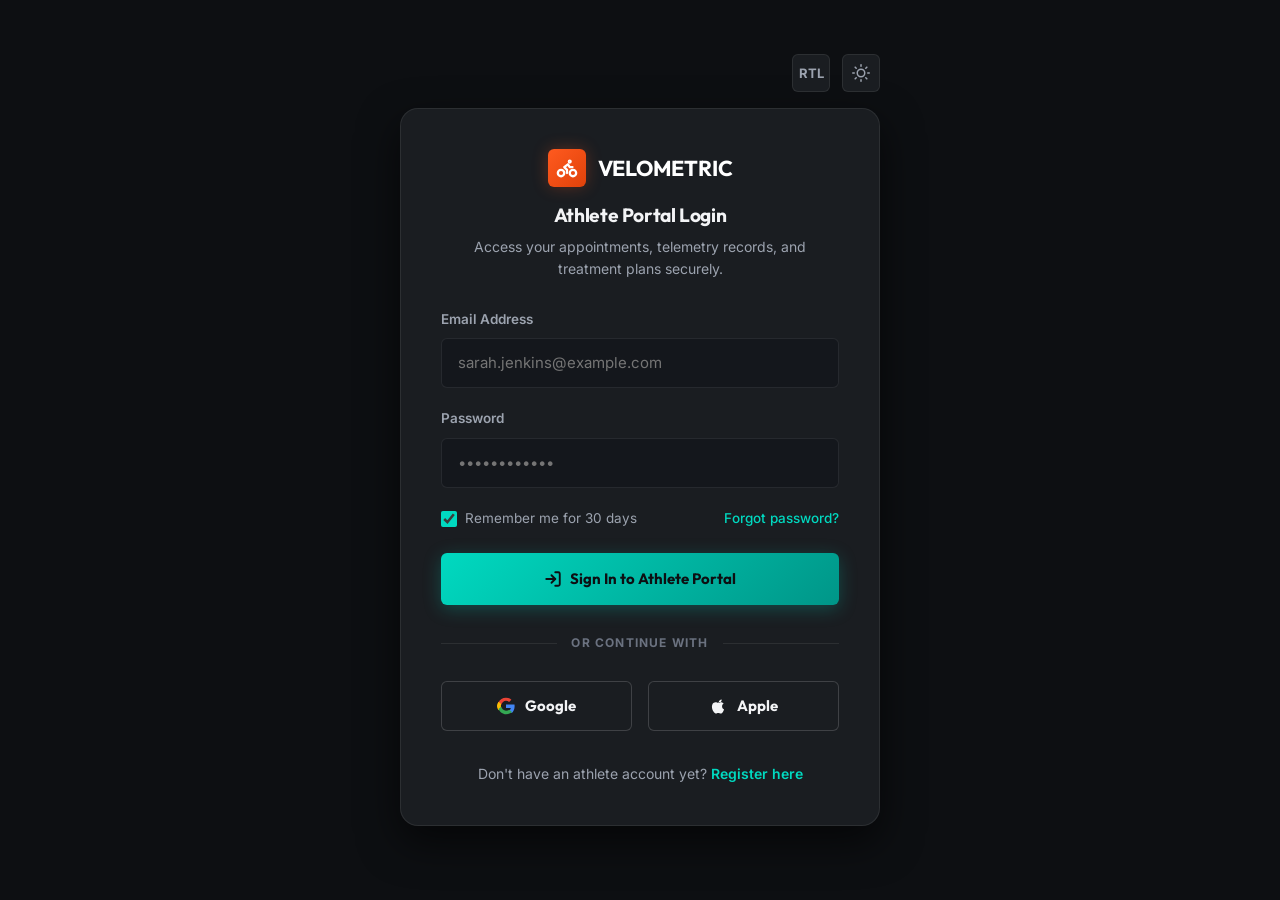
<file: login.html>
<!DOCTYPE html>
<html lang="en" data-theme="dark" dir="ltr">
<head>
  <meta charset="UTF-8">
  <meta name="viewport" content="width=device-width, initial-scale=1.0">
  <title>Athlete Portal Login | VELOMETRIC™ Studio</title>
  <meta name="description" content="Access your saved 3D bike fit measurements, CAD frame coordinates, saddle pressure maps, and performance telemetry in the Velometric Athlete Portal.">
  <meta name="keywords" content="athlete portal, bike fit login, cycling telemetry login, bike measurement account">
  
  <!-- Favicon -->
  <link rel="icon" type="image/svg+xml" href="assets/images/favicon.svg">
  <link rel="alternate icon" type="image/png" href="assets/images/favicon.png">

  <!-- Core Stylesheets -->
  <link rel="stylesheet" href="assets/css/style.css">
  <link rel="stylesheet" href="assets/css/dark-mode.css">
  <link rel="stylesheet" href="assets/css/rtl.css">
</head>
<body data-page="login" style="position: relative; min-height: 100vh; display: flex; flex-direction: column; justify-content: center; background: var(--bg-primary);">
  <a href="#main-content" class="skip-link">Skip to main content</a>

  <main id="main-content" style="padding: 40px 16px 60px; width: 100%;">
    <!-- Utility Controls (RTL + Theme Toggle) fully outside card box -->
    <div class="auth-top-bar">
      <button class="rtl-toggle-btn" aria-label="Toggle RTL Layout">RTL</button>
      <button class="theme-toggle-btn" aria-label="Toggle Dark/Light Mode">
        <svg width="18" height="18" viewBox="0 0 24 24" fill="none" stroke="currentColor" stroke-width="2"><circle cx="12" cy="12" r="5"></circle><line x1="12" y1="1" x2="12" y2="3"></line><line x1="12" y1="21" x2="12" y2="23"></line><line x1="4.22" y1="4.22" x2="5.64" y2="5.64"></line><line x1="18.36" y1="18.36" x2="19.78" y2="19.78"></line><line x1="1" y1="12" x2="3" y2="12"></line><line x1="21" y1="12" x2="23" y2="12"></line><line x1="4.22" y1="19.78" x2="5.64" y2="18.36"></line><line x1="18.36" y1="5.64" x2="19.78" y2="4.22"></line></svg>
      </button>
    </div>

    <div class="auth-card">
      
      <!-- Logo Header -->
      <div style="text-align: center; margin-bottom: 28px;">
        <a href="index.html" class="brand-logo" aria-label="VELOMETRIC Studio Home" style="display: inline-flex; margin-bottom: 16px;">
          <div class="brand-icon">
            <svg width="22" height="22" viewBox="0 0 24 24" fill="none" stroke="currentColor" stroke-width="2.5" stroke-linecap="round" stroke-linejoin="round"><circle cx="18.5" cy="17.5" r="3.5"></circle><circle cx="5.5" cy="17.5" r="3.5"></circle><circle cx="15" cy="5" r="1"></circle><path d="M12 17.5V14l-3-3 4-3 2 3h3"></path></svg>
          </div>
          <span>VELOMETRIC</span>
        </a>
        <h1 class="auth-card-title" style="font-size: 1.2rem; font-weight: 700; margin-bottom: 8px; color: var(--text-primary);">Athlete Portal Login</h1>
        <p style="color: var(--text-secondary); font-size: 0.875rem; line-height: 1.6; margin: 0;">
          Access your appointments, telemetry records, and treatment plans securely.
        </p>
      </div>


      <!-- Login Form -->
      <form id="rider-login-form" data-validate action="dashboard.html">
        <div class="form-group">
          <label class="form-label" for="login-email">Email Address</label>
          <input type="email" id="login-email" class="form-input" placeholder="sarah.jenkins@example.com" required>
          <div class="form-error"></div>
        </div>

        <div class="form-group">
          <label class="form-label" for="login-pass">Password</label>
          <input type="password" id="login-pass" class="form-input" placeholder="••••••••••••" required>
          <div class="form-error"></div>
        </div>

        <!-- Checkbox & Forgot Password Row -->
        <div class="auth-form-options">
          <label>
            <input type="checkbox" checked style="accent-color: var(--accent-teal); flex-shrink: 0; width: 16px; height: 16px;">
            <span>Remember me for 30 days</span>
          </label>
          <a href="#reset" class="text-teal" style="font-weight: 500;" onclick="alert('Password reset instructions have been sent to your registered email.')">Forgot password?</a>
        </div>

        <!-- Submit Button -->
        <button type="submit" class="btn btn-teal" style="width: 100%; justify-content: center; padding: 14px 20px; font-weight: 700; gap: 8px;">
          <svg width="18" height="18" viewBox="0 0 24 24" fill="none" stroke="currentColor" stroke-width="2.5" stroke-linecap="round" stroke-linejoin="round"><path d="M15 3h4a2 2 0 0 1 2 2v14a2 2 0 0 1-2 2h-4"></path><polyline points="10 17 15 12 10 7"></polyline><line x1="15" y1="12" x2="3" y2="12"></line></svg>
          <span>Sign In to Athlete Portal</span>
        </button>
      </form>

      <!-- Divider -->
      <div style="display: flex; align-items: center; margin: 28px 0; color: var(--text-muted); font-size: 0.75rem; font-weight: 700; letter-spacing: 0.1em; text-transform: uppercase;">
        <div style="flex: 1; height: 1px; background: var(--border-subtle);"></div>
        <span style="padding: 0 14px;">OR CONTINUE WITH</span>
        <div style="flex: 1; height: 1px; background: var(--border-subtle);"></div>
      </div>

      <!-- Social Login Buttons -->
      <div class="form-row-grid" style="display: grid; grid-template-columns: 1fr 1fr; gap: 16px;">
        <button type="button" class="btn btn-secondary" style="justify-content: center; gap: 10px; width: 100%; padding: 12px;" onclick="window.location.href='dashboard.html'">
          <svg width="18" height="18" viewBox="0 0 24 24"><path fill="#EA4335" d="M12 5c1.6 0 3 .6 4.1 1.6l3.1-3.1C17.3 1.7 14.8 1 12 1 7.5 1 3.7 3.6 1.9 7.3l3.7 2.9C6.5 7.4 9 5 12 5z"/><path fill="#4285F4" d="M23.5 12.3c0-.8-.1-1.6-.2-2.3H12v4.6h6.5c-.3 1.5-1.1 2.8-2.4 3.7l3.7 2.9c2.2-2 3.7-5 3.7-8.9z"/><path fill="#FBBC05" d="M5.6 14.8c-.3-.8-.4-1.8-.4-2.8s.1-2 .4-2.8L1.9 6.3C.7 8.7 0 10.3 0 12s.7 3.3 1.9 5.7l3.7-2.9z"/><path fill="#34A853" d="M12 23c3.2 0 6-1.1 8-3l-3.7-2.9c-1.1.7-2.5 1.2-4.3 1.2-3 0-5.5-2.4-6.4-5.2L1.9 16C3.7 19.7 7.5 23 12 23z"/></svg>
          <span>Google</span>
        </button>

        <button type="button" class="btn btn-secondary" style="justify-content: center; gap: 10px; width: 100%; padding: 12px;" onclick="window.location.href='dashboard.html'">
          <svg width="18" height="18" viewBox="0 0 24 24" fill="currentColor"><path d="M18.71 19.5c-.83 1.24-1.71 2.45-3.05 2.47-1.34.03-1.77-.79-3.29-.79-1.53 0-2 .77-3.27.82-1.31.05-2.3-1.32-3.14-2.53C4.25 17 2.94 12.45 4.7 9.39c.87-1.52 2.43-2.48 4.12-2.51 1.28-.02 2.5.87 3.29.87.78 0 2.26-1.07 3.81-.91.65.03 2.47.26 3.64 1.98-.09.06-2.17 1.28-2.15 3.81.03 3.02 2.65 4.03 2.68 4.04-.03.07-.42 1.44-1.38 2.83M15.97 6.34c.67-.82 1.13-1.97.99-3.14-1 .04-2.2.67-2.91 1.5-.64.74-1.2 1.92-1.05 3.06 1.12.09 2.26-.56 2.97-1.42z"/></svg>
          <span>Apple</span>
        </button>
      </div>

      <!-- Registration Link -->
      <div style="text-align: center; margin-top: 32px; font-size: 0.875rem; color: var(--text-secondary);">
        Don't have an athlete account yet? <a href="register.html" class="text-teal" style="font-weight: 600;">Register here</a>
      </div>

    </div>
  </main>

  <!-- Plugins & Scripts -->
  <script src="assets/js/3d-effects.js"></script>
  <script src="assets/js/main.js"></script>
  <script>

    document.getElementById('rider-login-form').addEventListener('submit', (e) => {
      e.preventDefault();
      localStorage.setItem('velometric_auth', 'true');
      window.location.href = 'dashboard.html';
    });
  </script>
</body>
</html>
</file>
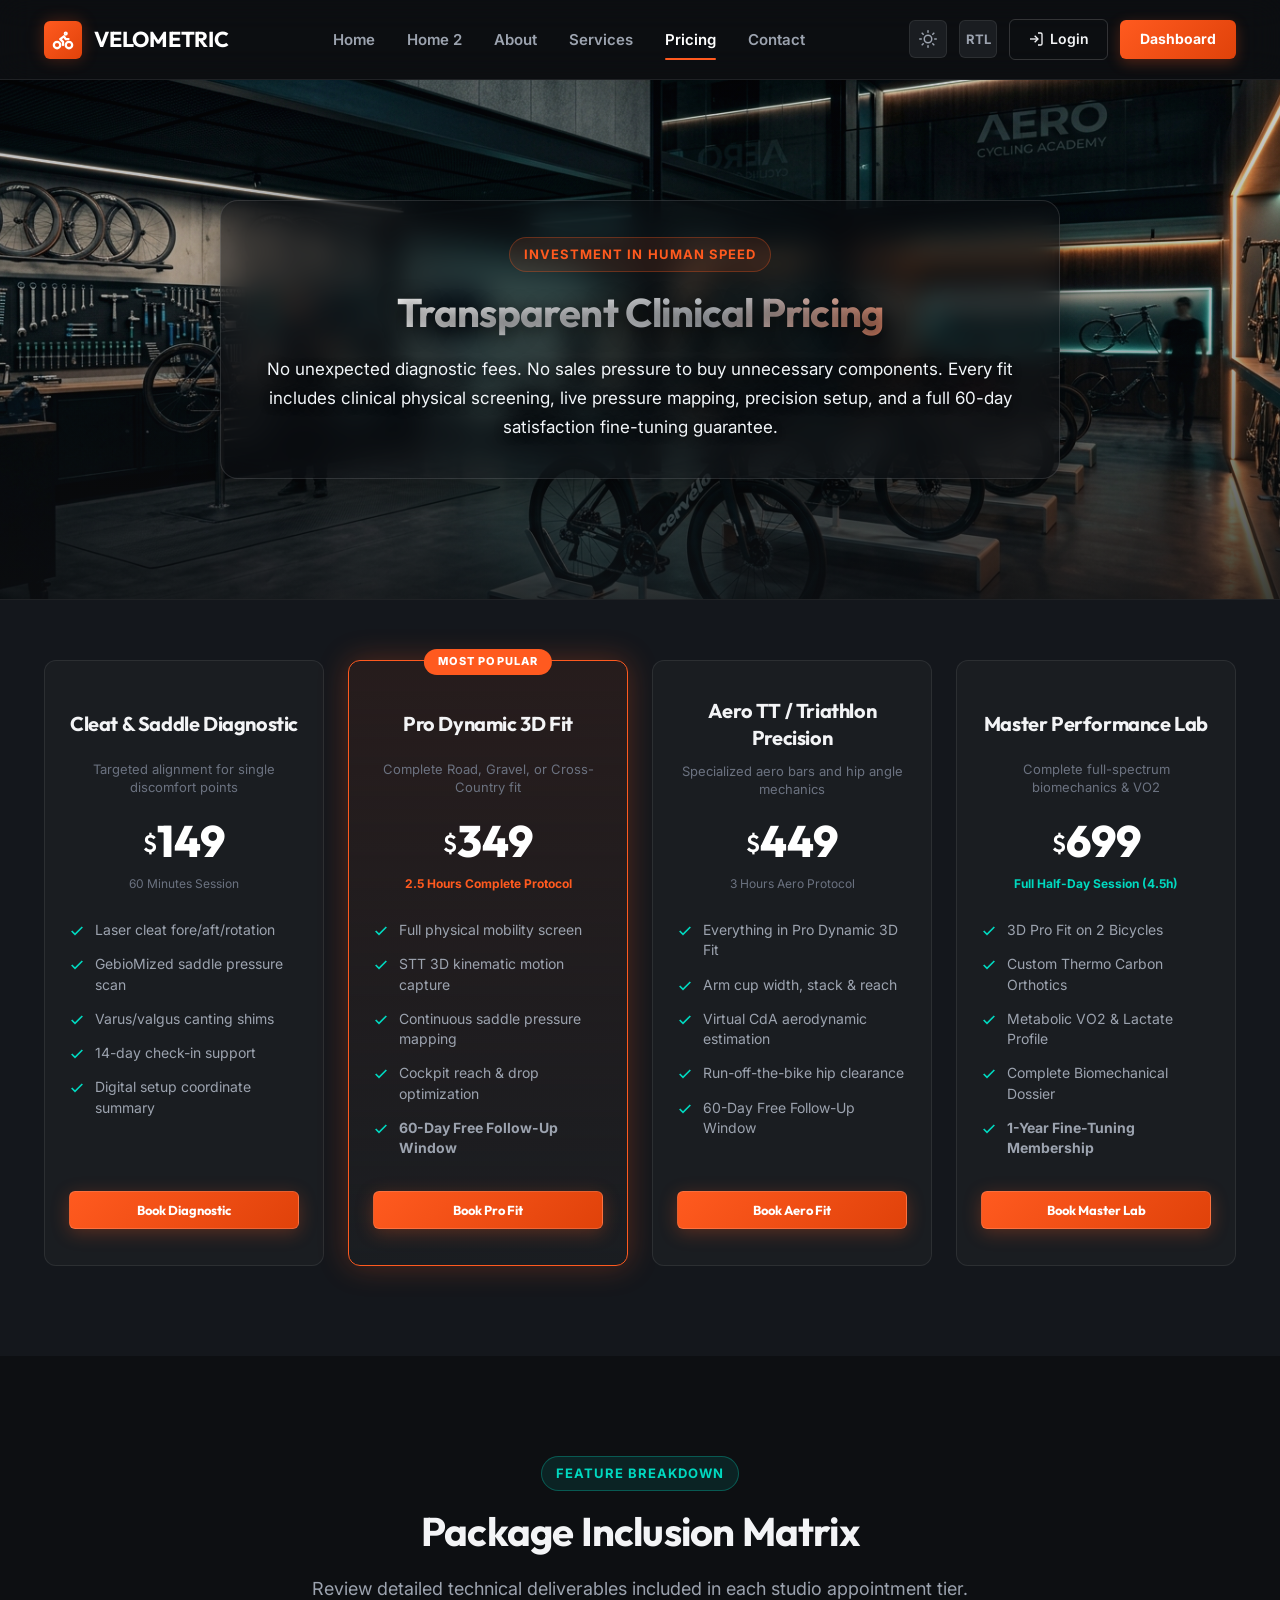
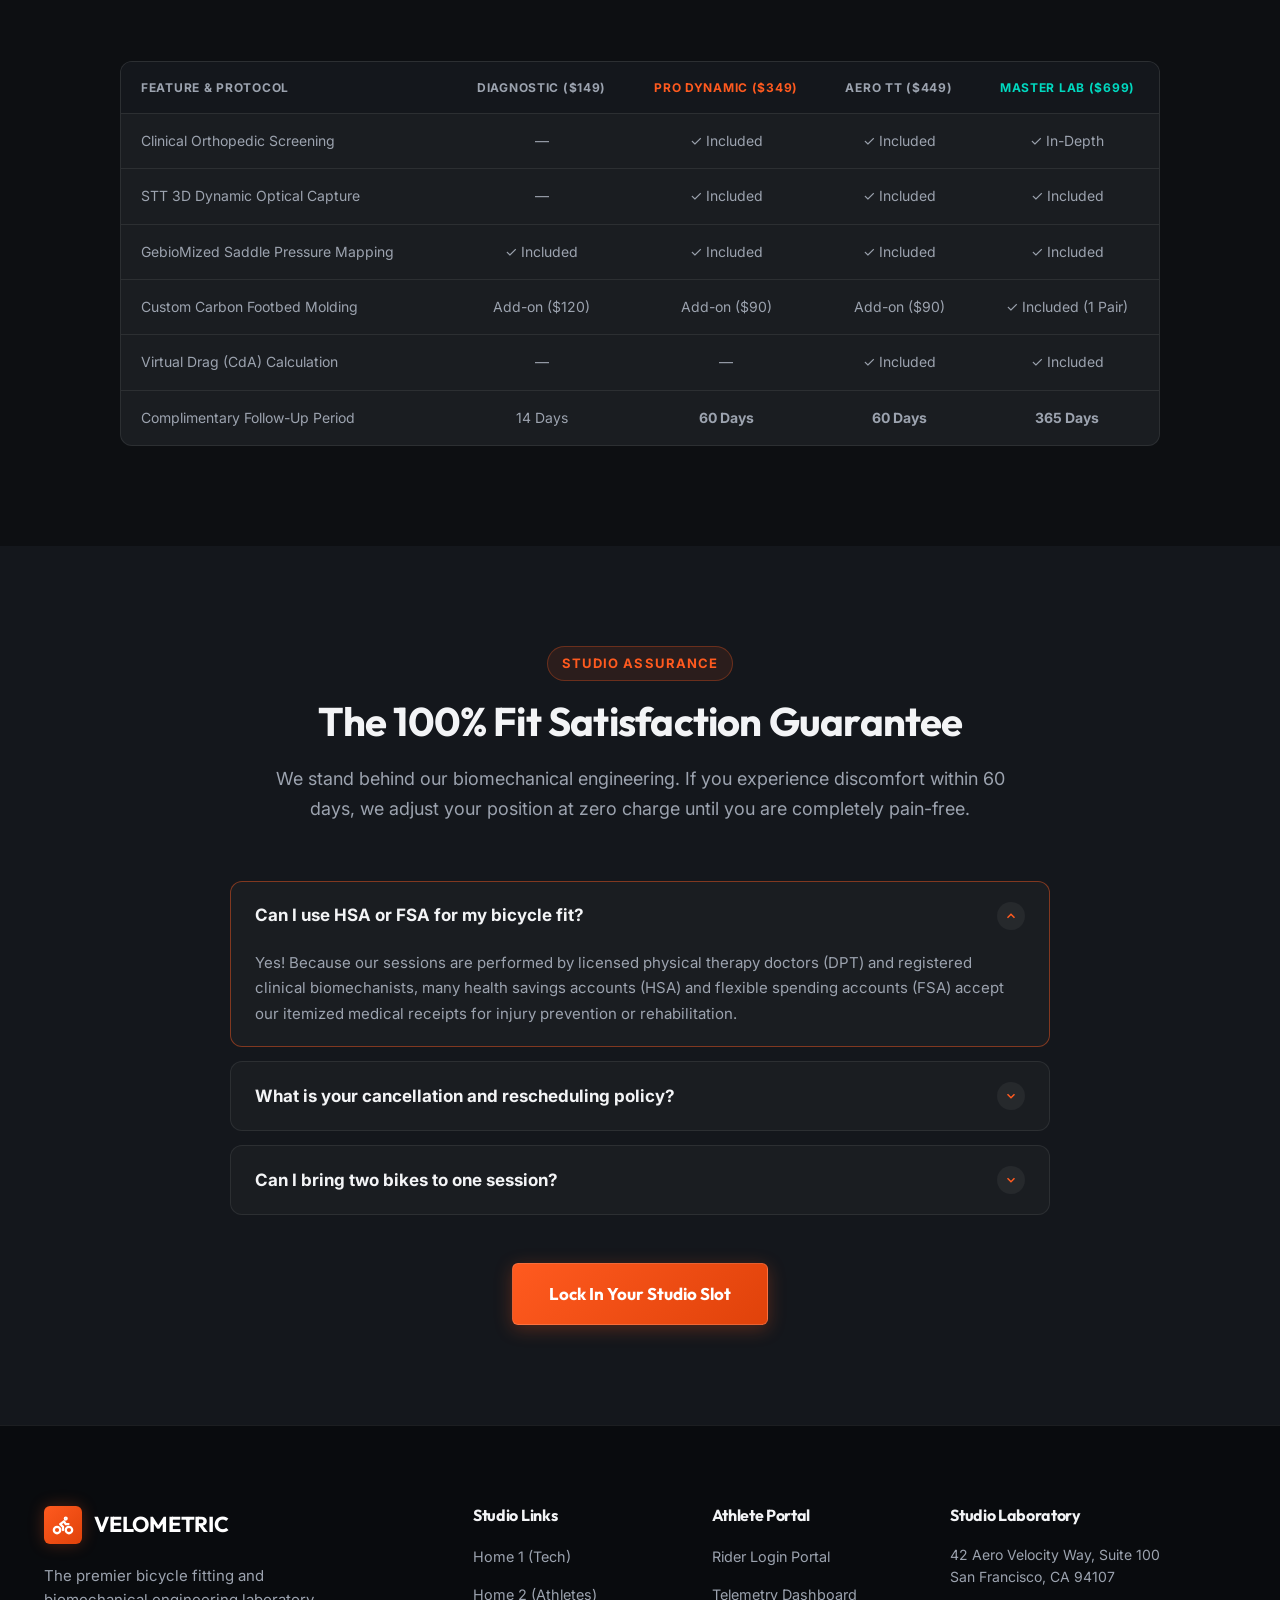
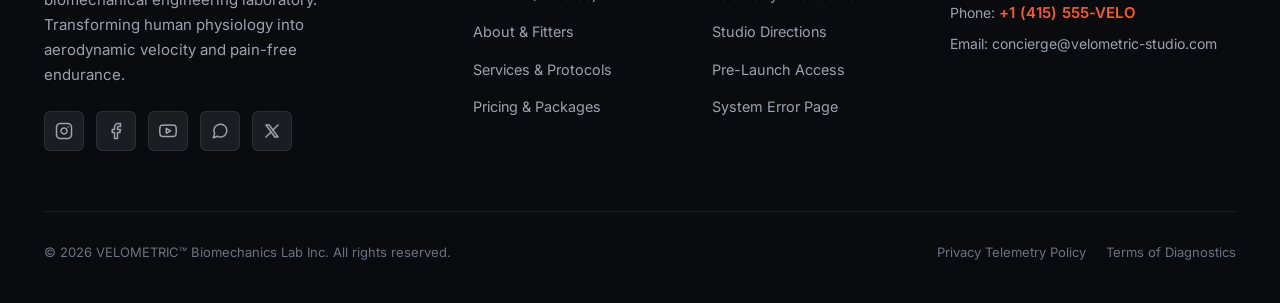
<file: pricing.html>
<!DOCTYPE html>
<html lang="en" data-theme="dark" dir="ltr">
<head>
  <meta charset="UTF-8">
  <meta name="viewport" content="width=device-width, initial-scale=1.0">
  <title>Pricing &amp; Packages | VELOMETRIC™ Studio</title>
  <meta name="description" content="Transparent, medical-grade bicycle fitting packages. 100% fit satisfaction guarantee and 60-day complimentary fine-tuning on all comprehensive fits.">
  <meta name="keywords" content="bike fit cost, bicycle fitting pricing, triathlon fit package, custom orthotics price, bike fit guarantee">
  
  <link rel="stylesheet" href="assets/css/style.css">
  <link rel="stylesheet" href="assets/css/dark-mode.css">
  <link rel="stylesheet" href="assets/css/rtl.css">
  <!-- Favicon -->
  <link rel="icon" type="image/svg+xml" href="assets/images/favicon.svg">
  <link rel="alternate icon" type="image/png" href="assets/images/favicon.png">

</head>
<body data-page="pricing">
  <a href="#main-content" class="skip-link">Skip to main content</a>

  <!-- STRICT NAVBAR -->
  <header class="site-header">
    <div class="container navbar">
      <a href="index.html" class="brand-logo" aria-label="VELOMETRIC Studio Home">
        <div class="brand-icon">
          <svg width="22" height="22" viewBox="0 0 24 24" fill="none" stroke="currentColor" stroke-width="2.5" stroke-linecap="round" stroke-linejoin="round"><circle cx="18.5" cy="17.5" r="3.5"></circle><circle cx="5.5" cy="17.5" r="3.5"></circle><circle cx="15" cy="5" r="1"></circle><path d="M12 17.5V14l-3-3 4-3 2 3h3"></path></svg>
        </div>
        <span>VELOMETRIC</span>
      </a>

      <nav class="nav-menu" aria-label="Main Navigation">
        <a href="index.html" class="nav-link">Home</a>
        <a href="home2.html" class="nav-link">Home 2</a>
        <a href="about.html" class="nav-link">About</a>
        <a href="services.html" class="nav-link">Services</a>
        <a href="pricing.html" class="nav-link active">Pricing</a>
        <a href="contact.html" class="nav-link">Contact</a>
        <div class="nav-drawer-actions">
          <div class="nav-drawer-toggles">
            <button class="theme-toggle-btn" aria-label="Toggle Dark/Light Mode">
              <svg width="18" height="18" viewBox="0 0 24 24" fill="none" stroke="currentColor" stroke-width="2"><circle cx="12" cy="12" r="5"></circle><line x1="12" y1="1" x2="12" y2="3"></line><line x1="12" y1="21" x2="12" y2="23"></line><line x1="4.22" y1="4.22" x2="5.64" y2="5.64"></line><line x1="18.36" y1="18.36" x2="19.78" y2="19.78"></line><line x1="1" y1="12" x2="3" y2="12"></line><line x1="21" y1="12" x2="23" y2="12"></line><line x1="4.22" y1="19.78" x2="5.64" y2="18.36"></line><line x1="18.36" y1="5.64" x2="19.78" y2="4.22"></line></svg>
            </button>
            <button class="rtl-toggle-btn" aria-label="Toggle RTL Layout">RTL</button>
          </div>
          <div class="nav-drawer-buttons">
            <a href="login.html" class="nav-btn-login">
              <svg width="16" height="16" viewBox="0 0 24 24" fill="none" stroke="currentColor" stroke-width="2"><path d="M15 3h4a2 2 0 0 1 2 2v14a2 2 0 0 1-2 2h-4"></path><polyline points="10 17 15 12 10 7"></polyline><line x1="15" y1="12" x2="3" y2="12"></line></svg>
              <span>Login</span>
            </a>
            <a href="dashboard.html" class="nav-btn-dashboard">Dashboard</a>
          </div>
        </div>
      </nav>

      <div class="nav-actions">
        <button class="theme-toggle-btn" aria-label="Toggle Dark/Light Mode">
          <svg width="18" height="18" viewBox="0 0 24 24" fill="none" stroke="currentColor" stroke-width="2"><circle cx="12" cy="12" r="5"></circle><line x1="12" y1="1" x2="12" y2="3"></line><line x1="12" y1="21" x2="12" y2="23"></line><line x1="4.22" y1="4.22" x2="5.64" y2="5.64"></line><line x1="18.36" y1="18.36" x2="19.78" y2="19.78"></line><line x1="1" y1="12" x2="3" y2="12"></line><line x1="21" y1="12" x2="23" y2="12"></line><line x1="4.22" y1="19.78" x2="5.64" y2="18.36"></line><line x1="18.36" y1="5.64" x2="19.78" y2="4.22"></line></svg>
        </button>
        <button class="rtl-toggle-btn" aria-label="Toggle RTL Layout">RTL</button>
        <a href="login.html" class="nav-btn-login">
          <svg width="16" height="16" viewBox="0 0 24 24" fill="none" stroke="currentColor" stroke-width="2"><path d="M15 3h4a2 2 0 0 1 2 2v14a2 2 0 0 1-2 2h-4"></path><polyline points="10 17 15 12 10 7"></polyline><line x1="15" y1="12" x2="3" y2="12"></line></svg>
          <span>Login</span>
        </a>
        <a href="dashboard.html" class="nav-btn-dashboard">Dashboard</a>
        <button class="hamburger-btn" aria-label="Open mobile menu" aria-expanded="false">
          <span></span><span></span><span></span>
        </button>
      </div>
    </div>
  </header>

  <main id="main-content">
    <!-- ====================================================================
         SECTION 1 OF 4: PRICING PHILOSOPHY & TRANSPARENCY
         ==================================================================== -->
    <section class="section page-hero pricing-hero">
      <div class="page-hero-overlay"></div>
      <div class="container text-center" style="position: relative; z-index: 2;">
        <div class="section-header">
          <div class="section-eyebrow">Investment In Human Speed</div>
          <h1 class="section-title text-gradient">Transparent Clinical Pricing</h1>
          <p class="section-desc">
            No unexpected diagnostic fees. No sales pressure to buy unnecessary components. Every fit includes clinical physical screening, live pressure mapping, precision setup, and a full 60-day satisfaction fine-tuning guarantee.
          </p>
        </div>
      </div>
    </section>

    <!-- ====================================================================
         SECTION 2 OF 4: TIERED PRICING GRID WITH 3D TILT CARDS
         ==================================================================== -->
    <section class="section" id="pricing-tiers" style="background: var(--bg-secondary); padding-top: 60px; padding-bottom: 90px;">
      <div class="container">
        <div class="pricing-grid">
          <!-- Tier 1: Single Diagnostic -->
          <div class="price-card" data-tilt>
            <div class="price-card-header">
              <h3>Cleat &amp; Saddle Diagnostic</h3>
              <p class="price-sub">Targeted alignment for single discomfort points</p>
            </div>
            <div class="price-amount"><sup>$</sup>149</div>
            <p class="price-duration" style="color: var(--text-muted);">60 Minutes Session</p>
            <ul class="price-features">
              <li><svg width="16" height="16" viewBox="0 0 24 24" fill="none" stroke="currentColor" stroke-width="2.5"><polyline points="20 6 9 17 4 12"></polyline></svg> Laser cleat fore/aft/rotation</li>
              <li><svg width="16" height="16" viewBox="0 0 24 24" fill="none" stroke="currentColor" stroke-width="2.5"><polyline points="20 6 9 17 4 12"></polyline></svg> GebioMized saddle pressure scan</li>
              <li><svg width="16" height="16" viewBox="0 0 24 24" fill="none" stroke="currentColor" stroke-width="2.5"><polyline points="20 6 9 17 4 12"></polyline></svg> Varus/valgus canting shims</li>
              <li><svg width="16" height="16" viewBox="0 0 24 24" fill="none" stroke="currentColor" stroke-width="2.5"><polyline points="20 6 9 17 4 12"></polyline></svg> 14-day check-in support</li>
              <li><svg width="16" height="16" viewBox="0 0 24 24" fill="none" stroke="currentColor" stroke-width="2.5"><polyline points="20 6 9 17 4 12"></polyline></svg> Digital setup coordinate summary</li>
            </ul>
            <div class="price-card-footer">
              <a href="contact.html" class="btn btn-primary btn-sm" style="width: 100%;">Book Diagnostic</a>
            </div>
          </div>

          <!-- Tier 2: Pro Road & Gravel (Featured) -->
          <div class="price-card featured" data-tilt>
            <span class="price-card-badge">Most Popular</span>
            <div class="price-card-header">
              <h3 style="color: var(--text-primary);">Pro Dynamic 3D Fit</h3>
              <p class="price-sub">Complete Road, Gravel, or Cross-Country fit</p>
            </div>
            <div class="price-amount text-volt"><sup>$</sup>349</div>
            <p class="price-duration" style="color: var(--accent-volt); font-weight: 700;">2.5 Hours Complete Protocol</p>
            <ul class="price-features">
              <li><svg width="16" height="16" viewBox="0 0 24 24" fill="none" stroke="currentColor" stroke-width="2.5"><polyline points="20 6 9 17 4 12"></polyline></svg> Full physical mobility screen</li>
              <li><svg width="16" height="16" viewBox="0 0 24 24" fill="none" stroke="currentColor" stroke-width="2.5"><polyline points="20 6 9 17 4 12"></polyline></svg> STT 3D kinematic motion capture</li>
              <li><svg width="16" height="16" viewBox="0 0 24 24" fill="none" stroke="currentColor" stroke-width="2.5"><polyline points="20 6 9 17 4 12"></polyline></svg> Continuous saddle pressure mapping</li>
              <li><svg width="16" height="16" viewBox="0 0 24 24" fill="none" stroke="currentColor" stroke-width="2.5"><polyline points="20 6 9 17 4 12"></polyline></svg> Cockpit reach &amp; drop optimization</li>
              <li><svg width="16" height="16" viewBox="0 0 24 24" fill="none" stroke="currentColor" stroke-width="2.5"><polyline points="20 6 9 17 4 12"></polyline></svg> <strong>60-Day Free Follow-Up Window</strong></li>
            </ul>
            <div class="price-card-footer">
              <a href="contact.html" class="btn btn-primary btn-sm" style="width: 100%;">Book Pro Fit</a>
            </div>
          </div>

          <!-- Tier 3: Aero TT & Triathlon -->
          <div class="price-card" data-tilt>
            <div class="price-card-header">
              <h3>Aero TT / Triathlon Precision</h3>
              <p class="price-sub">Specialized aero bars and hip angle mechanics</p>
            </div>
            <div class="price-amount"><sup>$</sup>449</div>
            <p class="price-duration" style="color: var(--text-muted);">3 Hours Aero Protocol</p>
            <ul class="price-features">
              <li><svg width="16" height="16" viewBox="0 0 24 24" fill="none" stroke="currentColor" stroke-width="2.5"><polyline points="20 6 9 17 4 12"></polyline></svg> Everything in Pro Dynamic 3D Fit</li>
              <li><svg width="16" height="16" viewBox="0 0 24 24" fill="none" stroke="currentColor" stroke-width="2.5"><polyline points="20 6 9 17 4 12"></polyline></svg> Arm cup width, stack &amp; reach</li>
              <li><svg width="16" height="16" viewBox="0 0 24 24" fill="none" stroke="currentColor" stroke-width="2.5"><polyline points="20 6 9 17 4 12"></polyline></svg> Virtual CdA aerodynamic estimation</li>
              <li><svg width="16" height="16" viewBox="0 0 24 24" fill="none" stroke="currentColor" stroke-width="2.5"><polyline points="20 6 9 17 4 12"></polyline></svg> Run-off-the-bike hip clearance</li>
              <li><svg width="16" height="16" viewBox="0 0 24 24" fill="none" stroke="currentColor" stroke-width="2.5"><polyline points="20 6 9 17 4 12"></polyline></svg> 60-Day Free Follow-Up Window</li>
            </ul>
            <div class="price-card-footer">
              <a href="contact.html" class="btn btn-primary btn-sm" style="width: 100%;">Book Aero Fit</a>
            </div>
          </div>

          <!-- Tier 4: Master Performance Lab -->
          <div class="price-card" data-tilt>
            <div class="price-card-header">
              <h3>Master Performance Lab</h3>
              <p class="price-sub">Complete full-spectrum biomechanics &amp; VO2</p>
            </div>
            <div class="price-amount text-teal"><sup>$</sup>699</div>
            <p class="price-duration" style="color: var(--accent-teal); font-weight: 700;">Full Half-Day Session (4.5h)</p>
            <ul class="price-features">
              <li><svg width="16" height="16" viewBox="0 0 24 24" fill="none" stroke="currentColor" stroke-width="2.5"><polyline points="20 6 9 17 4 12"></polyline></svg> 3D Pro Fit on 2 Bicycles</li>
              <li><svg width="16" height="16" viewBox="0 0 24 24" fill="none" stroke="currentColor" stroke-width="2.5"><polyline points="20 6 9 17 4 12"></polyline></svg> Custom Thermo Carbon Orthotics</li>
              <li><svg width="16" height="16" viewBox="0 0 24 24" fill="none" stroke="currentColor" stroke-width="2.5"><polyline points="20 6 9 17 4 12"></polyline></svg> Metabolic VO2 &amp; Lactate Profile</li>
              <li><svg width="16" height="16" viewBox="0 0 24 24" fill="none" stroke="currentColor" stroke-width="2.5"><polyline points="20 6 9 17 4 12"></polyline></svg> Complete Biomechanical Dossier</li>
              <li><svg width="16" height="16" viewBox="0 0 24 24" fill="none" stroke="currentColor" stroke-width="2.5"><polyline points="20 6 9 17 4 12"></polyline></svg> <strong>1-Year Fine-Tuning Membership</strong></li>
            </ul>
            <div class="price-card-footer">
              <a href="contact.html" class="btn btn-primary btn-sm" style="width: 100%;">Book Master Lab</a>
            </div>
          </div>
        </div>
      </div>
    </section>

    <!-- ====================================================================
         SECTION 3 OF 4: COMPREHENSIVE PACKAGE FEATURE COMPARISON
         ==================================================================== -->
    <section class="section" id="comparison-table">
      <div class="container">
        <div class="section-header">
          <div class="section-eyebrow eyebrow-teal">Feature Breakdown</div>
          <h2 class="section-title">Package Inclusion Matrix</h2>
          <p class="section-desc">
            Review detailed technical deliverables included in each studio appointment tier.
          </p>
        </div>

        <div class="data-table-wrapper" style="max-width: 1040px; margin: 0 auto;">
          <table class="data-table">
            <thead>
              <tr>
                <th style="width: 32%;">Feature &amp; Protocol</th>
                <th style="text-align: center;">Diagnostic ($149)</th>
                <th style="text-align: center; color: var(--accent-volt);">Pro Dynamic ($349)</th>
                <th style="text-align: center;">Aero TT ($449)</th>
                <th style="text-align: center; color: var(--accent-teal);">Master Lab ($699)</th>
              </tr>
            </thead>
            <tbody>
              <tr>
                <td>Clinical Orthopedic Screening</td>
                <td style="text-align: center;">—</td>
                <td style="text-align: center;" class="text-lime">✓ Included</td>
                <td style="text-align: center;" class="text-lime">✓ Included</td>
                <td style="text-align: center;" class="text-lime">✓ In-Depth</td>
              </tr>
              <tr>
                <td>STT 3D Dynamic Optical Capture</td>
                <td style="text-align: center;">—</td>
                <td style="text-align: center;" class="text-lime">✓ Included</td>
                <td style="text-align: center;" class="text-lime">✓ Included</td>
                <td style="text-align: center;" class="text-lime">✓ Included</td>
              </tr>
              <tr>
                <td>GebioMized Saddle Pressure Mapping</td>
                <td style="text-align: center;" class="text-lime">✓ Included</td>
                <td style="text-align: center;" class="text-lime">✓ Included</td>
                <td style="text-align: center;" class="text-lime">✓ Included</td>
                <td style="text-align: center;" class="text-lime">✓ Included</td>
              </tr>
              <tr>
                <td>Custom Carbon Footbed Molding</td>
                <td style="text-align: center;">Add-on ($120)</td>
                <td style="text-align: center;">Add-on ($90)</td>
                <td style="text-align: center;">Add-on ($90)</td>
                <td style="text-align: center;" class="text-lime">✓ Included (1 Pair)</td>
              </tr>
              <tr>
                <td>Virtual Drag (CdA) Calculation</td>
                <td style="text-align: center;">—</td>
                <td style="text-align: center;">—</td>
                <td style="text-align: center;" class="text-lime">✓ Included</td>
                <td style="text-align: center;" class="text-lime">✓ Included</td>
              </tr>
              <tr>
                <td>Complimentary Follow-Up Period</td>
                <td style="text-align: center;">14 Days</td>
                <td style="text-align: center;" class="text-volt"><strong>60 Days</strong></td>
                <td style="text-align: center;" class="text-volt"><strong>60 Days</strong></td>
                <td style="text-align: center;" class="text-teal"><strong>365 Days</strong></td>
              </tr>
            </tbody>
          </table>
        </div>
      </div>
    </section>

    <!-- ====================================================================
         SECTION 4 OF 4: FIT GUARANTEE & DIRECT BOOKING ACCORDION
         ==================================================================== -->
    <section class="section" id="pricing-faq" style="background: var(--bg-secondary);">
      <div class="container">
        <div class="section-header">
          <div class="section-eyebrow">Studio Assurance</div>
          <h2 class="section-title">The 100% Fit Satisfaction Guarantee</h2>
          <p class="section-desc">
            We stand behind our biomechanical engineering. If you experience discomfort within 60 days, we adjust your position at zero charge until you are completely pain-free.
          </p>
        </div>

        <div class="accordion-group">
          <div class="accordion-item is-open">
            <button class="accordion-header">
              <span>Can I use HSA or FSA for my bicycle fit?</span>
              <span class="accordion-icon"><svg width="14" height="14" viewBox="0 0 24 24" fill="none" stroke="currentColor" stroke-width="2.5"><polyline points="6 9 12 15 18 9"></polyline></svg></span>
            </button>
            <div class="accordion-body">
              Yes! Because our sessions are performed by licensed physical therapy doctors (DPT) and registered clinical biomechanists, many health savings accounts (HSA) and flexible spending accounts (FSA) accept our itemized medical receipts for injury prevention or rehabilitation.
            </div>
          </div>

          <div class="accordion-item">
            <button class="accordion-header">
              <span>What is your cancellation and rescheduling policy?</span>
              <span class="accordion-icon"><svg width="14" height="14" viewBox="0 0 24 24" fill="none" stroke="currentColor" stroke-width="2.5"><polyline points="6 9 12 15 18 9"></polyline></svg></span>
            </button>
            <div class="accordion-body">
              We understand training schedules change. You may reschedule your fitting appointment online with zero penalty up to 48 hours before your booking time.
            </div>
          </div>

          <div class="accordion-item">
            <button class="accordion-header">
              <span>Can I bring two bikes to one session?</span>
              <span class="accordion-icon"><svg width="14" height="14" viewBox="0 0 24 24" fill="none" stroke="currentColor" stroke-width="2.5"><polyline points="6 9 12 15 18 9"></polyline></svg></span>
            </button>
            <div class="accordion-body">
              Yes! For athletes wishing to fit both their Road bike and TT/Gravel bike on the same day, we offer a second-bike transfer add-on for $175 (adds 60 minutes) or you can choose the Master Performance Lab package.
            </div>
          </div>
        </div>

        <div style="text-align: center; margin-top: 48px;">
          <a href="contact.html" class="btn btn-primary btn-lg">Lock In Your Studio Slot</a>
        </div>
      </div>
    </section>
  </main>

  <!-- Global Footer -->
  <footer class="site-footer">
    <div class="container">
      <div class="footer-grid">
        <div class="footer-brand">
          <a href="index.html" class="brand-logo" aria-label="VELOMETRIC Studio Home" style="margin-bottom: 20px; display: inline-flex;">
            <div class="brand-icon">
              <svg width="22" height="22" viewBox="0 0 24 24" fill="none" stroke="currentColor" stroke-width="2.5" stroke-linecap="round" stroke-linejoin="round"><circle cx="18.5" cy="17.5" r="3.5"></circle><circle cx="5.5" cy="17.5" r="3.5"></circle><circle cx="15" cy="5" r="1"></circle><path d="M12 17.5V14l-3-3 4-3 2 3h3"></path></svg>
            </div>
            <span>VELOMETRIC</span>
          </a>
          <p>
            The premier bicycle fitting and biomechanical engineering laboratory. Transforming human physiology into aerodynamic velocity and pain-free endurance.
          </p>
          <div class="footer-socials">
            <a href="https://instagram.com" class="social-link" aria-label="Instagram" target="_blank" rel="noopener"><svg width="18" height="18" viewBox="0 0 24 24" fill="none" stroke="currentColor" stroke-width="2" stroke-linecap="round" stroke-linejoin="round"><rect x="2" y="2" width="20" height="20" rx="5" ry="5"></rect><path d="M16 11.37A4 4 0 1 1 12.63 8 4 4 0 0 1 16 11.37z"></path><line x1="17.5" y1="6.5" x2="17.51" y2="6.5"></line></svg></a>
            <a href="https://facebook.com" class="social-link" aria-label="Facebook" target="_blank" rel="noopener"><svg width="18" height="18" viewBox="0 0 24 24" fill="none" stroke="currentColor" stroke-width="2" stroke-linecap="round" stroke-linejoin="round"><path d="M18 2h-3a5 5 0 0 0-5 5v3H7v4h3v8h4v-8h3l1-4h-4V7a1 1 0 0 1 1-1h3z"></path></svg></a>
            <a href="https://youtube.com" class="social-link" aria-label="YouTube" target="_blank" rel="noopener"><svg width="18" height="18" viewBox="0 0 24 24" fill="none" stroke="currentColor" stroke-width="2" stroke-linecap="round" stroke-linejoin="round"><path d="M22.54 6.42a2.78 2.78 0 0 0-1.94-2C18.88 4 12 4 12 4s-6.88 0-8.6.46a2.78 2.78 0 0 0-1.94 2A29 29 0 0 0 1 11.75a29 29 0 0 0 .46 5.33A2.78 2.78 0 0 0 3.4 19c1.72.46 8.6.46 8.6.46s6.88 0 8.6-.46a2.78 2.78 0 0 0 1.94-2 29 29 0 0 0 .46-5.25 29 29 0 0 0-.46-5.33z"></path><polygon points="9.75 15.02 15.5 11.75 9.75 8.48 9.75 15.02"></polygon></svg></a>
            <a href="https://whatsapp.com" class="social-link" aria-label="WhatsApp" target="_blank" rel="noopener"><svg width="18" height="18" viewBox="0 0 24 24" fill="none" stroke="currentColor" stroke-width="2" stroke-linecap="round" stroke-linejoin="round"><path d="M21 11.5a8.38 8.38 0 0 1-.9 3.8 8.5 8.5 0 0 1-7.6 4.7 8.38 8.38 0 0 1-3.8-.9L3 21l1.9-5.7a8.38 8.38 0 0 1-.9-3.8 8.5 8.5 0 0 1 4.7-7.6 8.38 8.38 0 0 1 3.8-.9h.5a8.48 8.48 0 0 1 8 8v.5z"></path></svg></a>
            <a href="https://x.com" class="social-link" aria-label="X (Twitter)" target="_blank" rel="noopener"><svg width="18" height="18" viewBox="0 0 24 24" fill="none" stroke="currentColor" stroke-width="2" stroke-linecap="round" stroke-linejoin="round"><path d="M4 4l11.733 16h4.267l-11.733 -16z"></path><path d="M4 20l6.768 -6.768m2.46 -2.46l6.772 -6.772"></path></svg></a>
          </div>
        </div>

        <div>
          <h4 class="footer-heading">Studio Links</h4>
          <ul class="footer-links">
            <li><a href="index.html">Home 1 (Tech)</a></li>
            <li><a href="home2.html">Home 2 (Athletes)</a></li>
            <li><a href="about.html">About &amp; Fitters</a></li>
            <li><a href="services.html">Services &amp; Protocols</a></li>
            <li><a href="pricing.html">Pricing &amp; Packages</a></li>
          </ul>
        </div>

        <div>
          <h4 class="footer-heading">Athlete Portal</h4>
          <ul class="footer-links">
            <li><a href="login.html">Rider Login Portal</a></li>
            <li><a href="dashboard.html">Telemetry Dashboard</a></li>
            <li><a href="contact.html">Studio Directions</a></li>
            <li><a href="coming-soon.html">Pre-Launch Access</a></li>
            <li><a href="404.html">System Error Page</a></li>
          </ul>
        </div>

        <div>
          <h4 class="footer-heading">Studio Laboratory</h4>
          <p style="font-size: 0.875rem; color: var(--text-secondary); margin-bottom: 12px;">
            42 Aero Velocity Way, Suite 100<br>
            San Francisco, CA 94107
          </p>
          <p style="font-size: 0.875rem; color: var(--text-secondary); margin-bottom: 8px;">
            Phone: <a href="tel:+14155558356" class="text-volt">+1 (415) 555-VELO</a>
          </p>
          <p style="font-size: 0.875rem; color: var(--text-secondary);">
            Email: concierge@velometric-studio.com
          </p>
        </div>
      </div>

      <div class="footer-bottom">
        <div>&copy; 2026 VELOMETRIC™ Biomechanics Lab Inc. All rights reserved.</div>
        <div style="display: flex; gap: 20px;">
          <a href="#">Privacy Telemetry Policy</a>
          <a href="#">Terms of Diagnostics</a>
        </div>
      </div>
    </div>
  </footer>

  <script src="assets/js/3d-effects.js"></script>
  <script src="assets/js/main.js"></script>
</body>
</html>
</file>
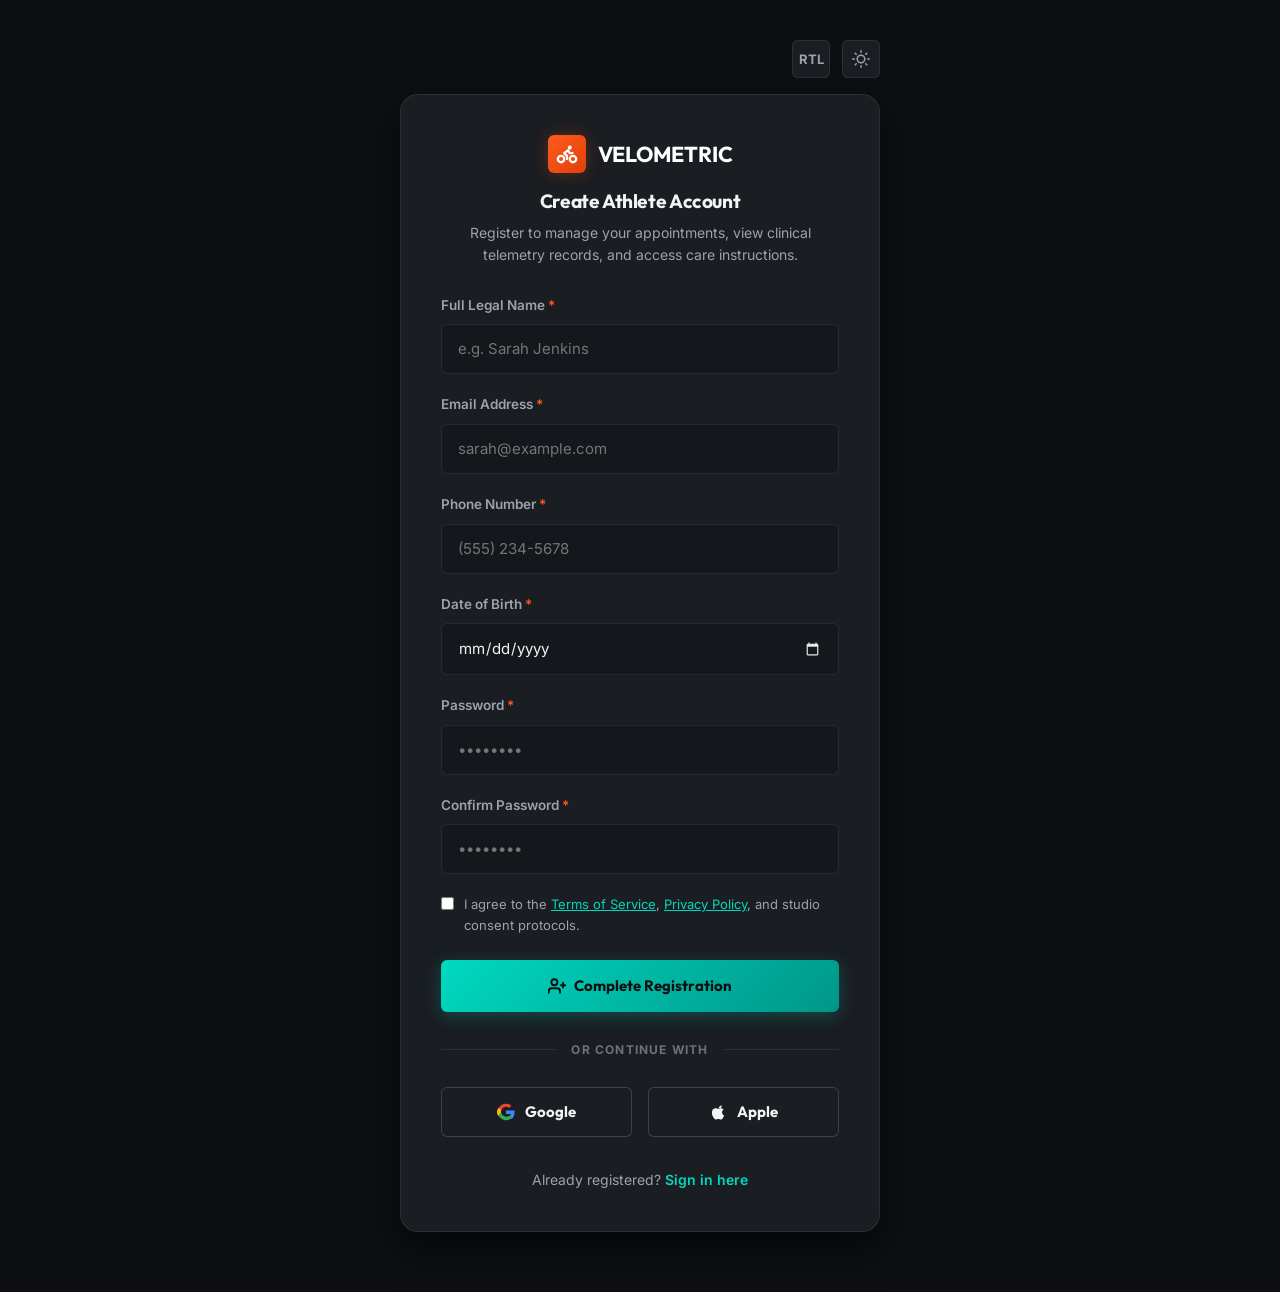
<file: register.html>
<!DOCTYPE html>
<html lang="en" data-theme="dark" dir="ltr">
<head>
  <meta charset="UTF-8">
  <meta name="viewport" content="width=device-width, initial-scale=1.0">
  <title>Create Athlete Account | VELOMETRIC™ Studio</title>
  <meta name="description" content="Register your VELOMETRIC Athlete Account to manage bike fitting appointments, access 3D CAD frame measurements, and view saddle pressure telemetry.">
  <meta name="keywords" content="register bike fit account, athlete portal sign up, velometric registration, cycling telemetry account">
  
  <!-- Favicon -->
  <link rel="icon" type="image/svg+xml" href="assets/images/favicon.svg">
  <link rel="alternate icon" type="image/png" href="assets/images/favicon.png">

  <!-- Core Stylesheets -->
  <link rel="stylesheet" href="assets/css/style.css">
  <link rel="stylesheet" href="assets/css/dark-mode.css">
  <link rel="stylesheet" href="assets/css/rtl.css">
</head>
<body data-page="register" style="position: relative; min-height: 100vh; display: flex; flex-direction: column; justify-content: center; background: var(--bg-primary);">
  <a href="#main-content" class="skip-link">Skip to main content</a>

  <main id="main-content" style="padding: 40px 16px 60px; width: 100%;">
    <!-- Utility Controls (RTL + Theme Toggle) fully outside card box -->
    <div class="auth-top-bar">
      <button class="rtl-toggle-btn" aria-label="Toggle RTL Layout">RTL</button>
      <button class="theme-toggle-btn" aria-label="Toggle Dark/Light Mode">
        <svg width="18" height="18" viewBox="0 0 24 24" fill="none" stroke="currentColor" stroke-width="2"><circle cx="12" cy="12" r="5"></circle><line x1="12" y1="1" x2="12" y2="3"></line><line x1="12" y1="21" x2="12" y2="23"></line><line x1="4.22" y1="4.22" x2="5.64" y2="5.64"></line><line x1="18.36" y1="18.36" x2="19.78" y2="19.78"></line><line x1="1" y1="12" x2="3" y2="12"></line><line x1="21" y1="12" x2="23" y2="12"></line><line x1="4.22" y1="19.78" x2="5.64" y2="18.36"></line><line x1="18.36" y1="5.64" x2="19.78" y2="4.22"></line></svg>
      </button>
    </div>

    <div class="auth-card">
      
      <!-- Logo Header -->
      <div style="text-align: center; margin-bottom: 28px;">
        <a href="index.html" class="brand-logo" aria-label="VELOMETRIC Studio Home" style="display: inline-flex; margin-bottom: 16px;">
          <div class="brand-icon">
            <svg width="22" height="22" viewBox="0 0 24 24" fill="none" stroke="currentColor" stroke-width="2.5" stroke-linecap="round" stroke-linejoin="round"><circle cx="18.5" cy="17.5" r="3.5"></circle><circle cx="5.5" cy="17.5" r="3.5"></circle><circle cx="15" cy="5" r="1"></circle><path d="M12 17.5V14l-3-3 4-3 2 3h3"></path></svg>
          </div>
          <span>VELOMETRIC</span>
        </a>
        <h1 class="auth-card-title" style="font-size: 1.2rem; font-weight: 700; margin-bottom: 8px; color: var(--text-primary);">Create Athlete Account</h1>
        <p style="color: var(--text-secondary); font-size: 0.875rem; line-height: 1.6; margin: 0;">
          Register to manage your appointments, view clinical telemetry records, and access care instructions.
        </p>
      </div>

      <!-- Registration Form -->
      <form id="rider-register-form-page" data-validate action="dashboard.html">
        <!-- Full Name -->
        <div class="form-group">
          <label class="form-label" for="reg-fullname">Full Legal Name <span style="color: var(--accent-volt);">*</span></label>
          <input type="text" id="reg-fullname" class="form-input" placeholder="e.g. Sarah Jenkins" required>
          <div class="form-error"></div>
        </div>

        <!-- Email Address -->
        <div class="form-group">
          <label class="form-label" for="reg-email-page">Email Address <span style="color: var(--accent-volt);">*</span></label>
          <input type="email" id="reg-email-page" class="form-input" placeholder="sarah@example.com" required>
          <div class="form-error"></div>
        </div>

        <!-- Phone Number -->
        <div class="form-group">
          <label class="form-label" for="reg-phone">Phone Number <span style="color: var(--accent-volt);">*</span></label>
          <input type="tel" id="reg-phone" class="form-input" placeholder="(555) 234-5678" required>
          <div class="form-error"></div>
        </div>

        <!-- Date of Birth -->
        <div class="form-group">
          <label class="form-label" for="reg-dob">Date of Birth <span style="color: var(--accent-volt);">*</span></label>
          <input type="date" id="reg-dob" class="form-input" required>
          <div class="form-error"></div>
        </div>

        <!-- Password -->
        <div class="form-group">
          <label class="form-label" for="reg-pass-page">Password <span style="color: var(--accent-volt);">*</span></label>
          <input type="password" id="reg-pass-page" class="form-input" placeholder="••••••••" required>
          <div class="form-error"></div>
        </div>

        <!-- Confirm Password -->
        <div class="form-group">
          <label class="form-label" for="reg-pass-confirm">Confirm Password <span style="color: var(--accent-volt);">*</span></label>
          <input type="password" id="reg-pass-confirm" class="form-input" placeholder="••••••••" required>
          <div class="form-error"></div>
        </div>

        <!-- Terms Checkbox -->
        <div style="margin-top: 8px; margin-bottom: 24px;">
          <label style="display: flex; align-items: flex-start; gap: 10px; font-size: 0.8125rem; color: var(--text-secondary); cursor: pointer;">
            <input type="checkbox" required style="margin-top: 3px; accent-color: var(--accent-teal);">
            <span>I agree to the <a href="#" class="text-teal" style="text-decoration: underline;">Terms of Service</a>, <a href="#" class="text-teal" style="text-decoration: underline;">Privacy Policy</a>, and studio consent protocols.</span>
          </label>
        </div>

        <!-- Submit Button -->
        <button type="submit" class="btn btn-teal" style="width: 100%; justify-content: center; padding: 14px 20px; font-weight: 700; gap: 8px;">
          <svg width="18" height="18" viewBox="0 0 24 24" fill="none" stroke="currentColor" stroke-width="2.5" stroke-linecap="round" stroke-linejoin="round"><path d="M16 21v-2a4 4 0 0 0-4-4H5a4 4 0 0 0-4 4v2"></path><circle cx="8.5" cy="7" r="4"></circle><line x1="20" y1="8" x2="20" y2="14"></line><line x1="17" y1="11" x2="23" y2="11"></line></svg>
          <span>Complete Registration</span>
        </button>
      </form>

      <!-- Divider -->
      <div style="display: flex; align-items: center; margin: 28px 0; color: var(--text-muted); font-size: 0.75rem; font-weight: 700; letter-spacing: 0.1em; text-transform: uppercase;">
        <div style="flex: 1; height: 1px; background: var(--border-subtle);"></div>
        <span style="padding: 0 14px;">OR CONTINUE WITH</span>
        <div style="flex: 1; height: 1px; background: var(--border-subtle);"></div>
      </div>

      <!-- Social Sign-up Buttons -->
      <div class="form-row-grid" style="display: grid; grid-template-columns: 1fr 1fr; gap: 16px;">
        <button type="button" class="btn btn-secondary" style="justify-content: center; gap: 10px; width: 100%; padding: 12px;" onclick="window.location.href='dashboard.html'">
          <svg width="18" height="18" viewBox="0 0 24 24"><path fill="#EA4335" d="M12 5c1.6 0 3 .6 4.1 1.6l3.1-3.1C17.3 1.7 14.8 1 12 1 7.5 1 3.7 3.6 1.9 7.3l3.7 2.9C6.5 7.4 9 5 12 5z"/><path fill="#4285F4" d="M23.5 12.3c0-.8-.1-1.6-.2-2.3H12v4.6h6.5c-.3 1.5-1.1 2.8-2.4 3.7l3.7 2.9c2.2-2 3.7-5 3.7-8.9z"/><path fill="#FBBC05" d="M5.6 14.8c-.3-.8-.4-1.8-.4-2.8s.1-2 .4-2.8L1.9 6.3C.7 8.7 0 10.3 0 12s.7 3.3 1.9 5.7l3.7-2.9z"/><path fill="#34A853" d="M12 23c3.2 0 6-1.1 8-3l-3.7-2.9c-1.1.7-2.5 1.2-4.3 1.2-3 0-5.5-2.4-6.4-5.2L1.9 16C3.7 19.7 7.5 23 12 23z"/></svg>
          <span>Google</span>
        </button>

        <button type="button" class="btn btn-secondary" style="justify-content: center; gap: 10px; width: 100%; padding: 12px;" onclick="window.location.href='dashboard.html'">
          <svg width="18" height="18" viewBox="0 0 24 24" fill="currentColor"><path d="M18.71 19.5c-.83 1.24-1.71 2.45-3.05 2.47-1.34.03-1.77-.79-3.29-.79-1.53 0-2 .77-3.27.82-1.31.05-2.3-1.32-3.14-2.53C4.25 17 2.94 12.45 4.7 9.39c.87-1.52 2.43-2.48 4.12-2.51 1.28-.02 2.5.87 3.29.87.78 0 2.26-1.07 3.81-.91.65.03 2.47.26 3.64 1.98-.09.06-2.17 1.28-2.15 3.81.03 3.02 2.65 4.03 2.68 4.04-.03.07-.42 1.44-1.38 2.83M15.97 6.34c.67-.82 1.13-1.97.99-3.14-1 .04-2.2.67-2.91 1.5-.64.74-1.2 1.92-1.05 3.06 1.12.09 2.26-.56 2.97-1.42z"/></svg>
          <span>Apple</span>
        </button>
      </div>

      <!-- Already Registered Link -->
      <div style="text-align: center; margin-top: 32px; font-size: 0.875rem; color: var(--text-secondary);">
        Already registered? <a href="login.html" class="text-teal" style="font-weight: 600;">Sign in here</a>
      </div>

    </div>
  </main>

  <!-- Plugins & Scripts -->
  <script src="assets/js/3d-effects.js"></script>
  <script src="assets/js/main.js"></script>
  <script>
    document.getElementById('rider-register-form-page').addEventListener('submit', (e) => {
      e.preventDefault();
      localStorage.setItem('velometric_auth', 'true');
      window.location.href = 'dashboard.html';
    });
  </script>
</body>
</html>
</file>
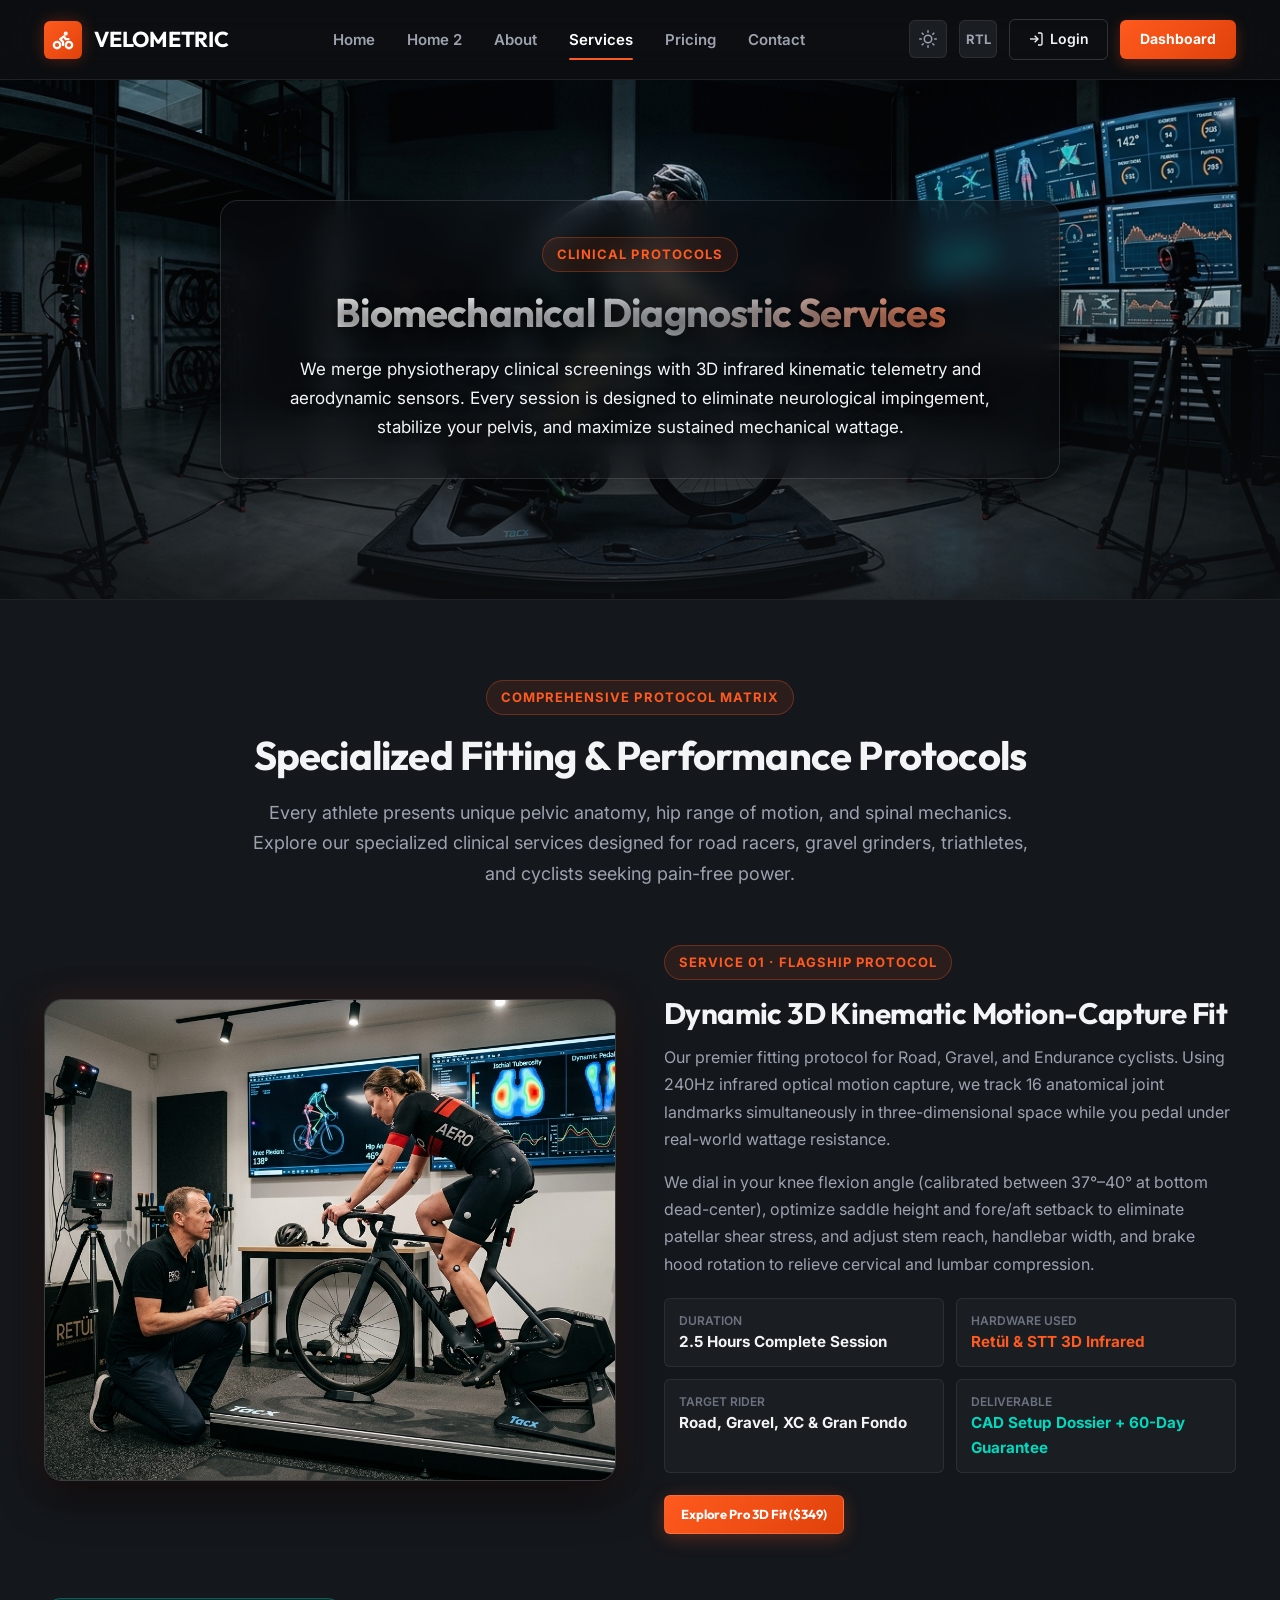
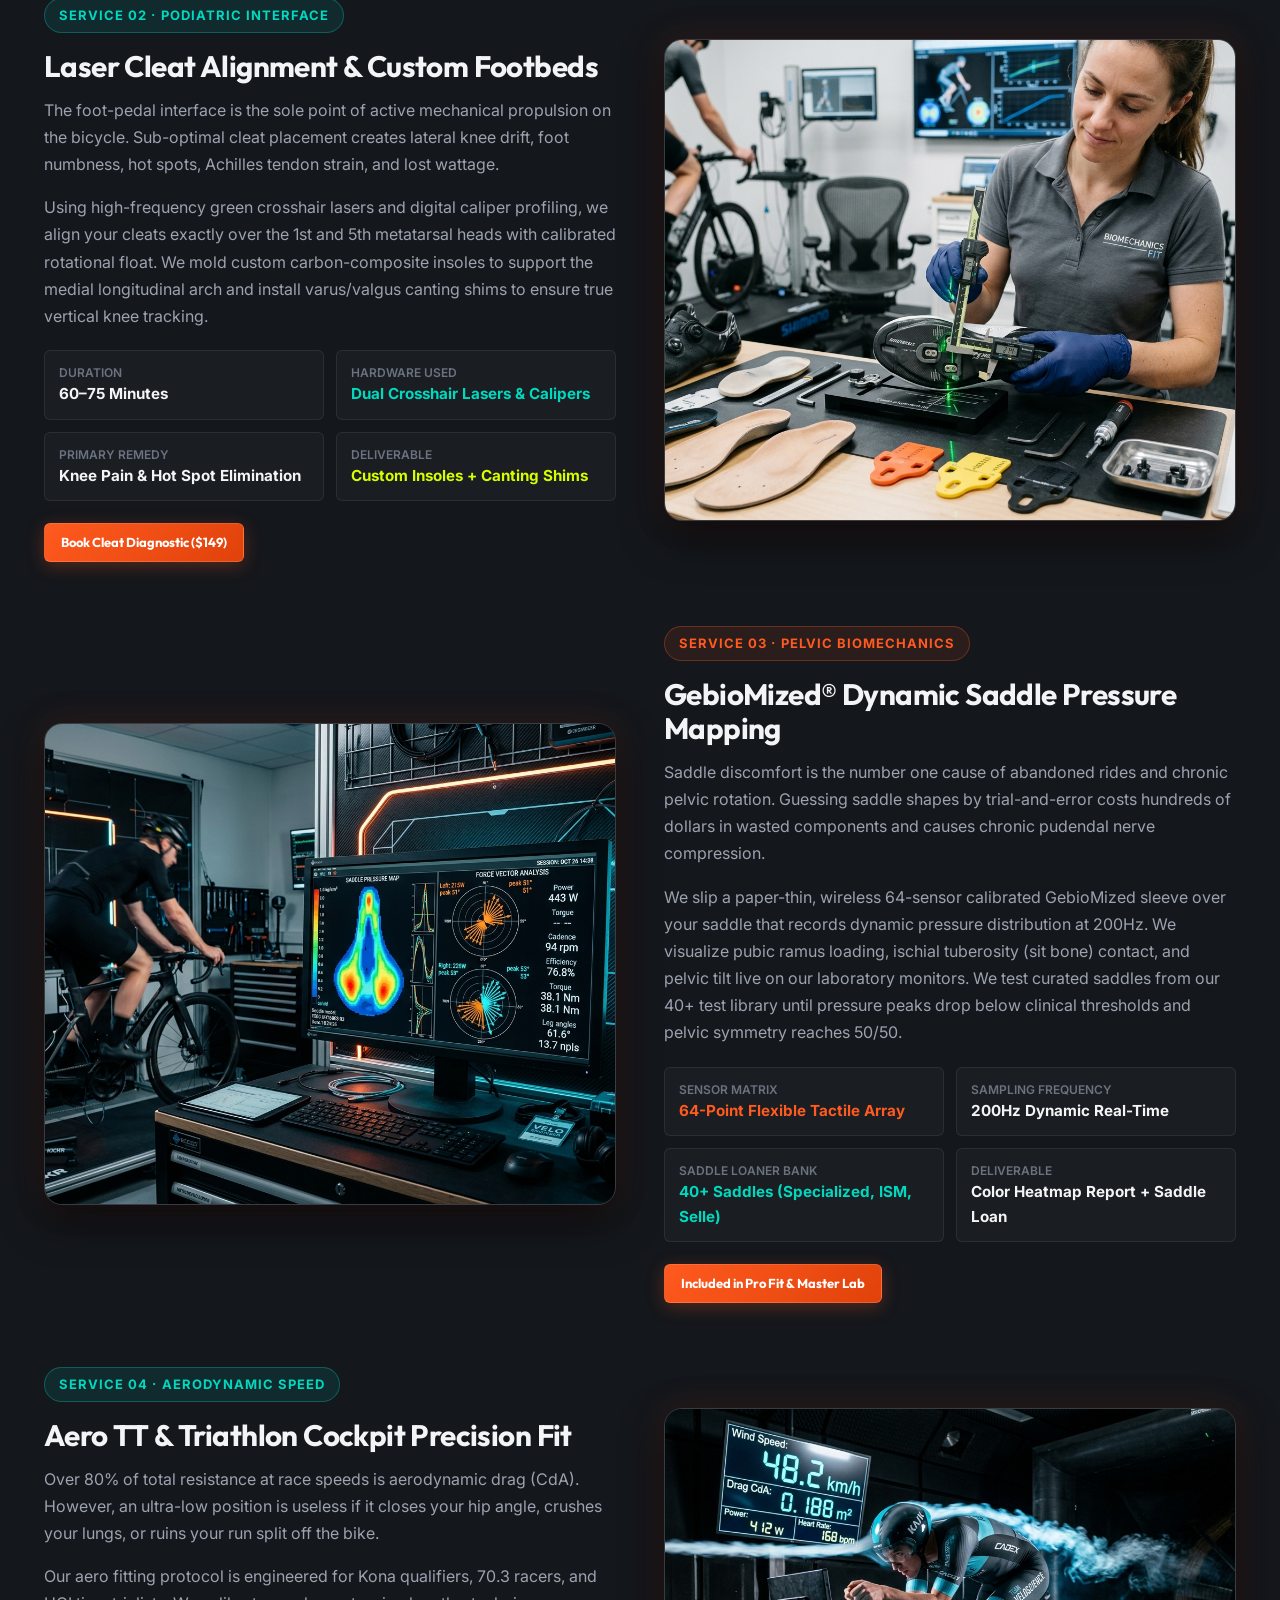
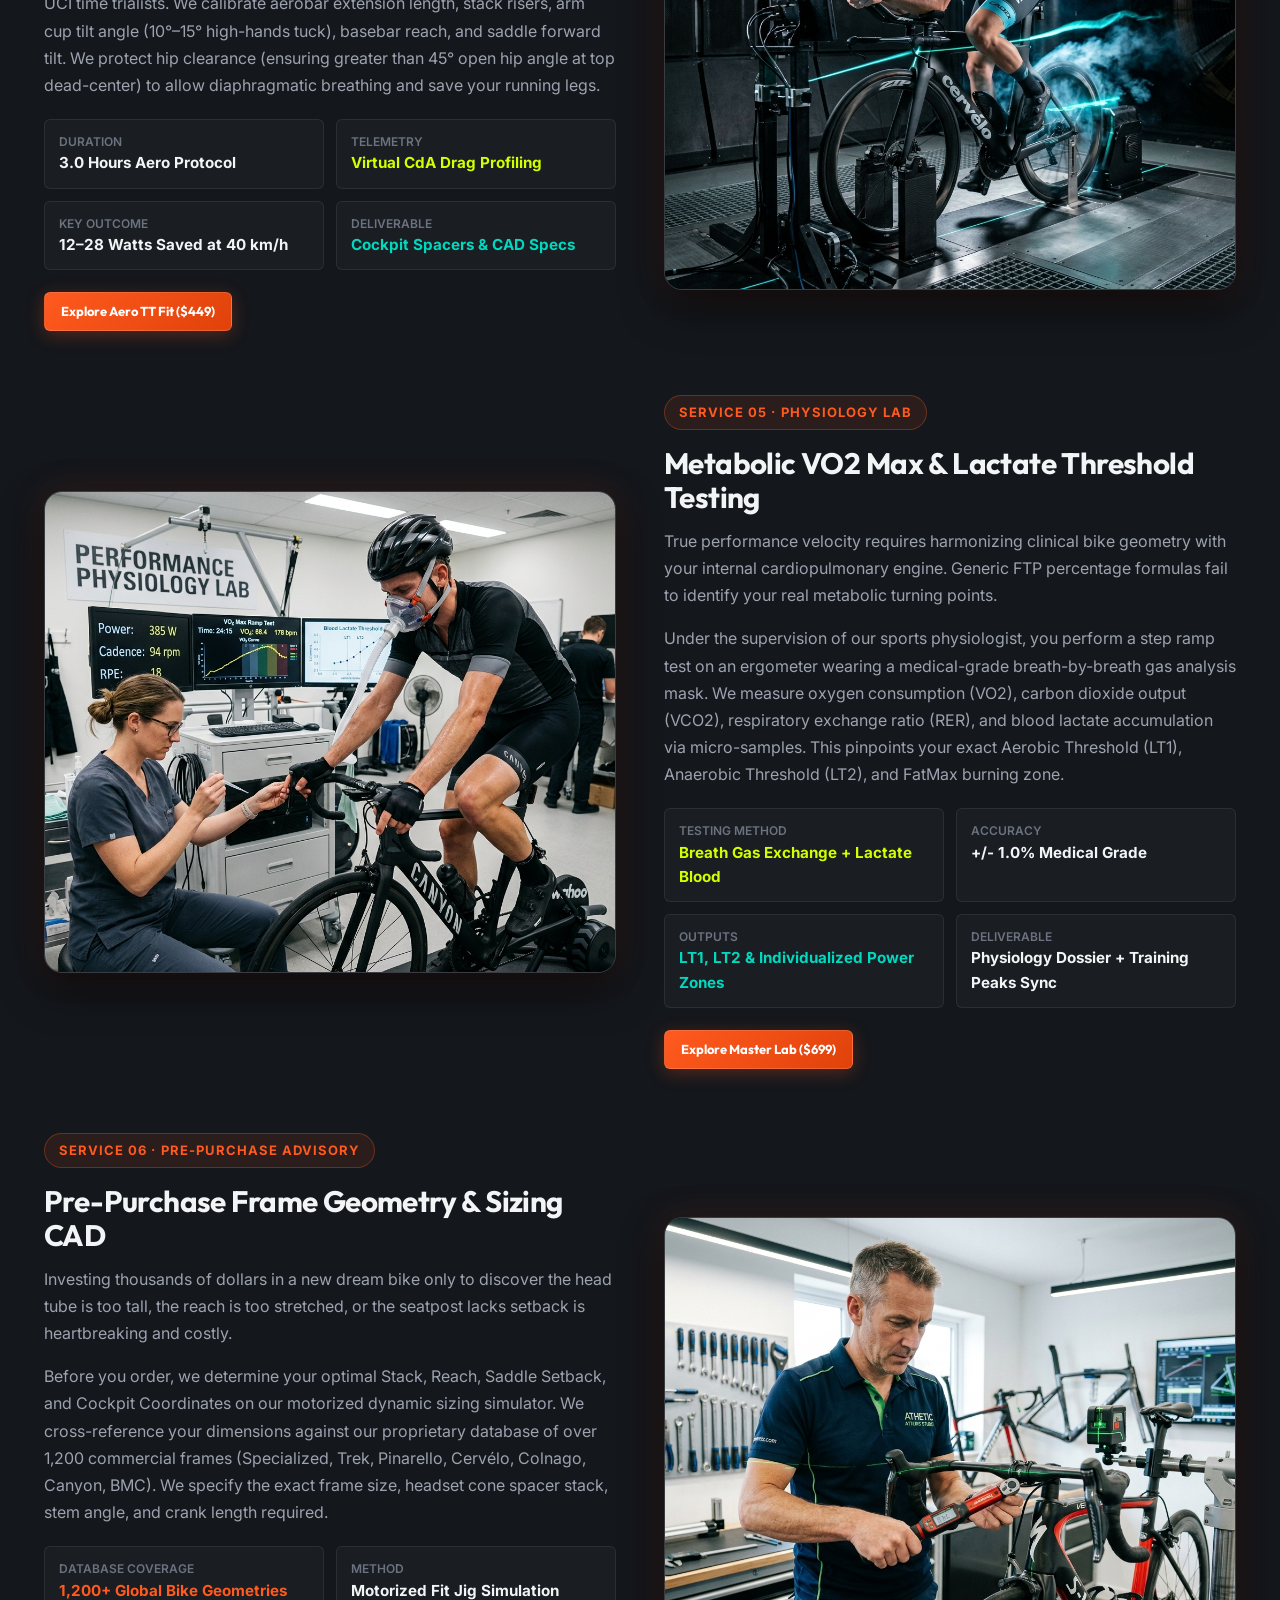
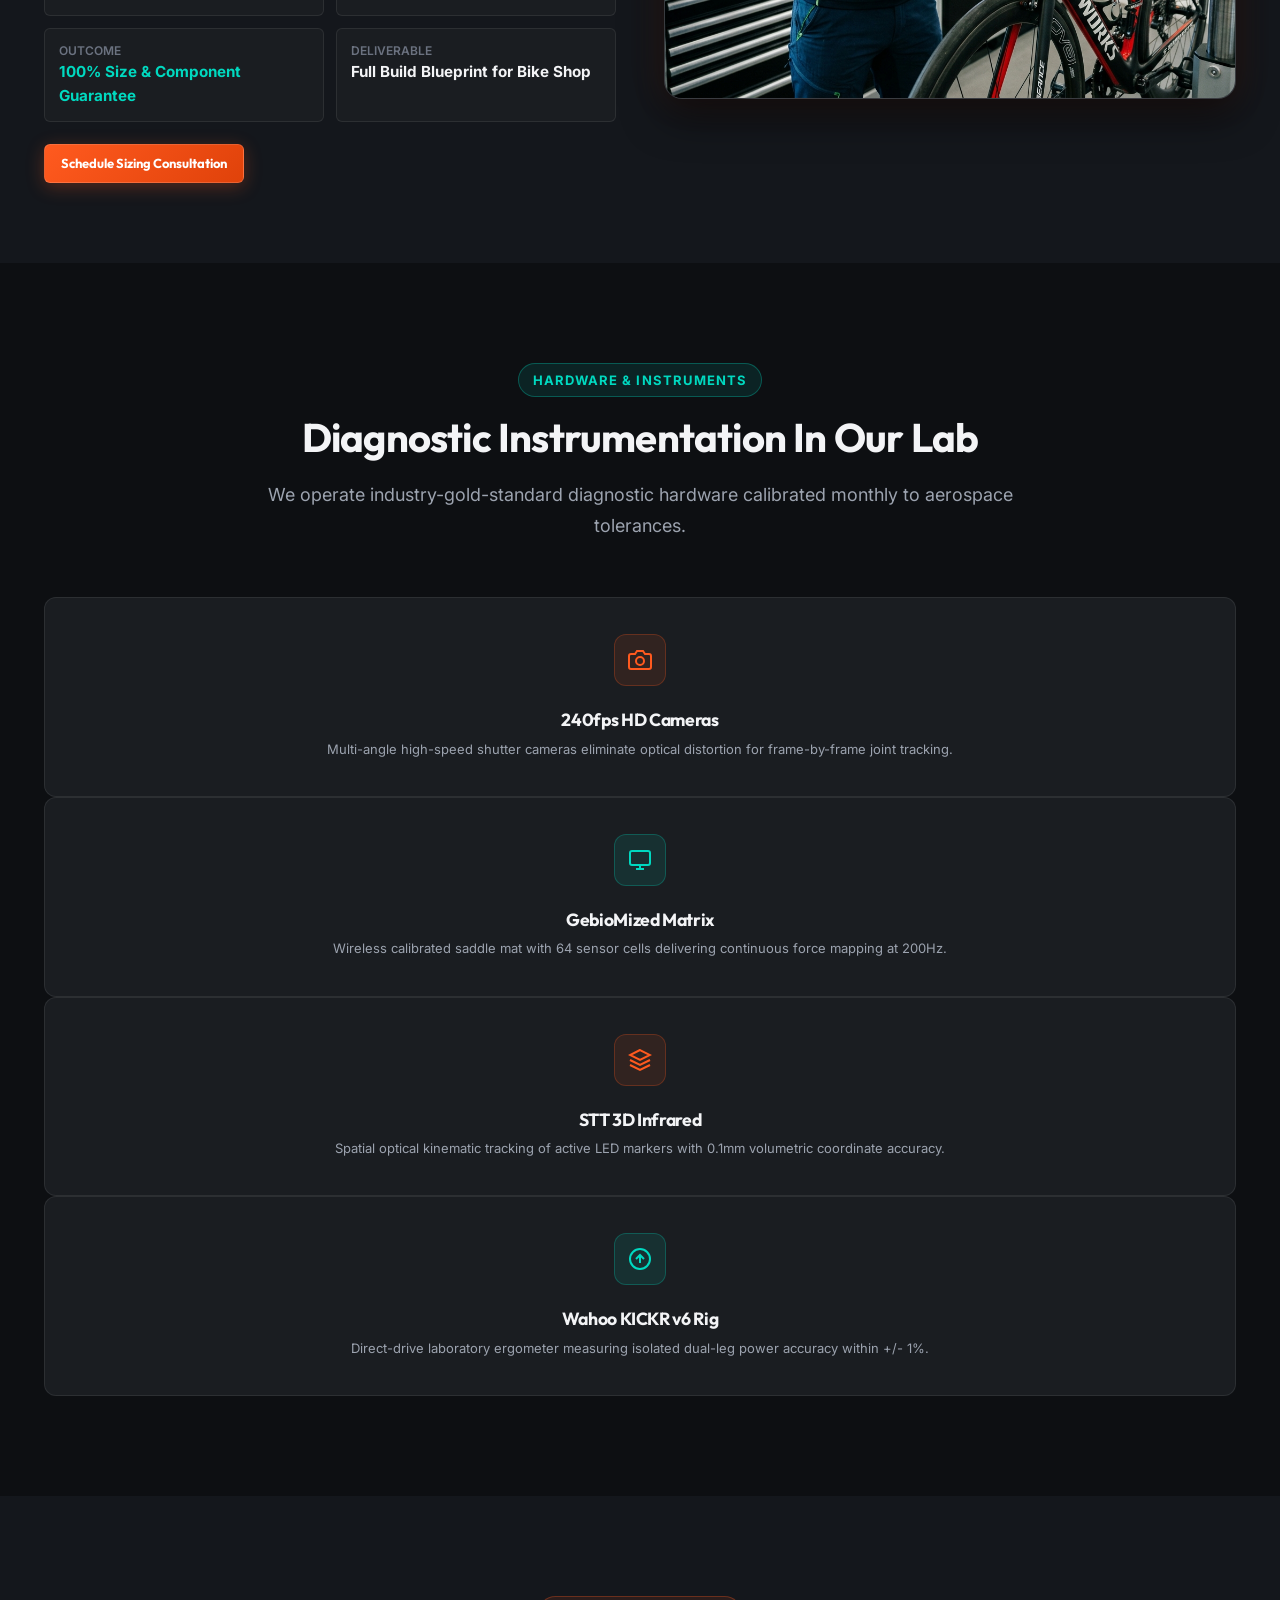
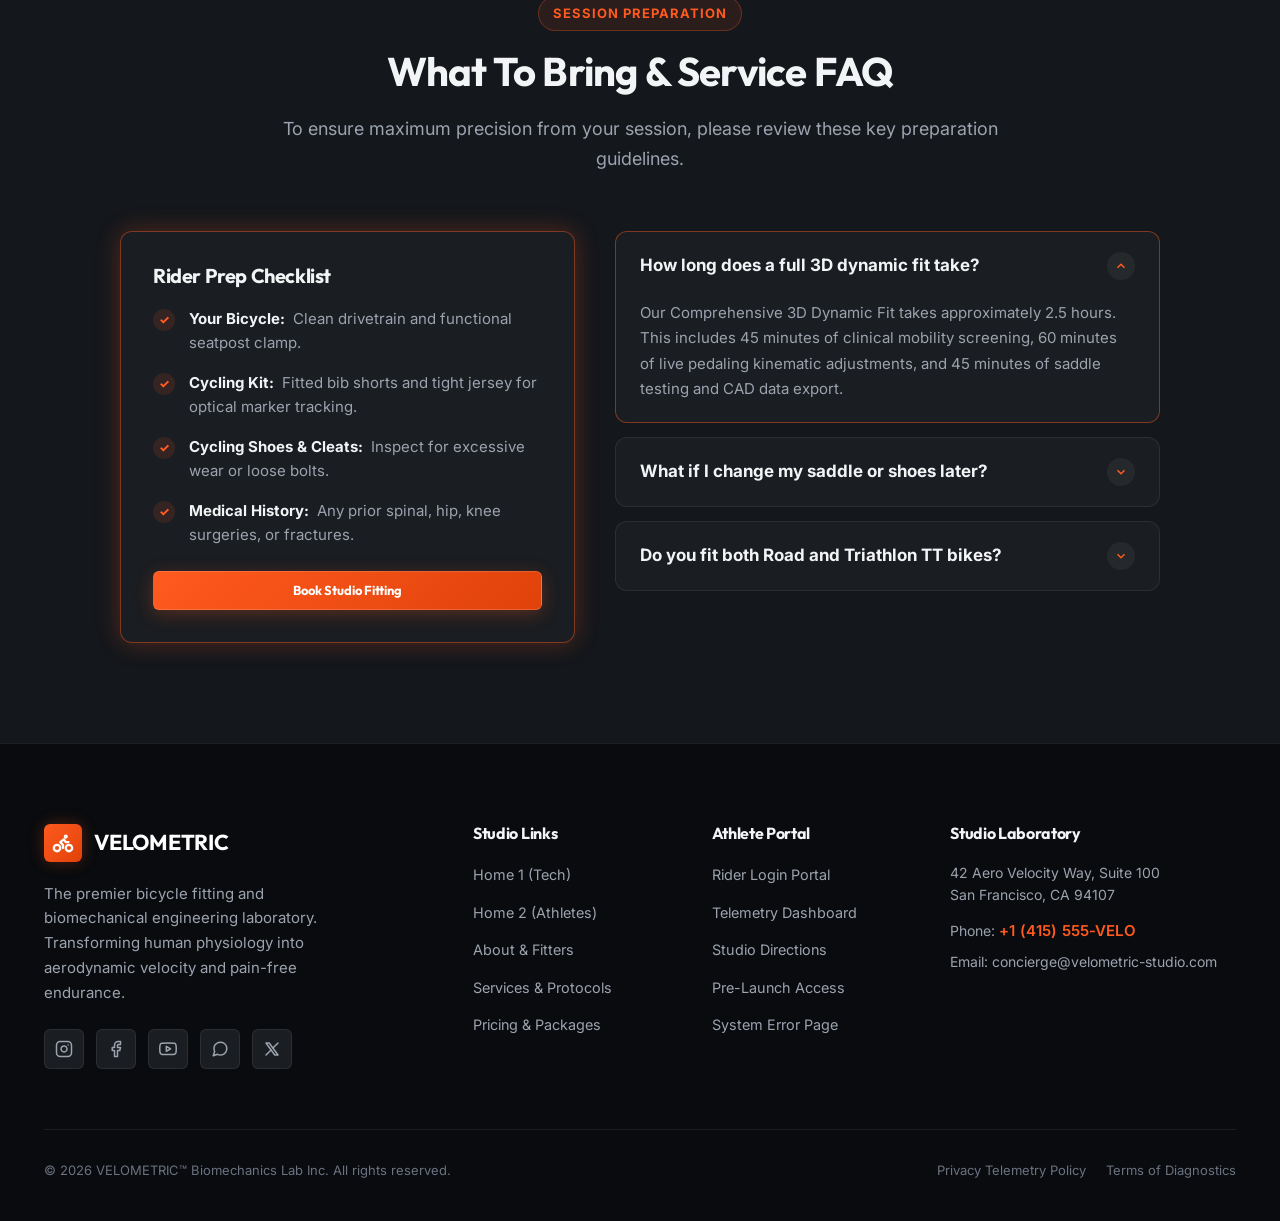
<file: services.html>
<!DOCTYPE html>
<html lang="en" data-theme="dark" dir="ltr">
<head>
  <meta charset="UTF-8">
  <meta name="viewport" content="width=device-width, initial-scale=1.0">
  <title>Services &amp; Diagnostic Protocols | VELOMETRIC™</title>
  <meta name="description" content="Explore our medical-grade bike fitting services: 3D dynamic motion capture, cycling gait analysis, custom orthotics, and wind tunnel aerodynamic optimization.">
  <meta name="keywords" content="bike fit services, gait analysis cycling, saddle pressure mapping, aero testing, custom cycling footbeds">
  
  <link rel="stylesheet" href="assets/css/style.css">
  <link rel="stylesheet" href="assets/css/dark-mode.css">
  <link rel="stylesheet" href="assets/css/rtl.css">
  <!-- Favicon -->
  <link rel="icon" type="image/svg+xml" href="assets/images/favicon.svg">
  <link rel="alternate icon" type="image/png" href="assets/images/favicon.png">

</head>
<body data-page="services">
  <a href="#main-content" class="skip-link">Skip to main content</a>

  <!-- STRICT NAVBAR -->
  <header class="site-header">
    <div class="container navbar">
      <a href="index.html" class="brand-logo" aria-label="VELOMETRIC Studio Home">
        <div class="brand-icon">
          <svg width="22" height="22" viewBox="0 0 24 24" fill="none" stroke="currentColor" stroke-width="2.5" stroke-linecap="round" stroke-linejoin="round"><circle cx="18.5" cy="17.5" r="3.5"></circle><circle cx="5.5" cy="17.5" r="3.5"></circle><circle cx="15" cy="5" r="1"></circle><path d="M12 17.5V14l-3-3 4-3 2 3h3"></path></svg>
        </div>
        <span>VELOMETRIC</span>
      </a>

      <nav class="nav-menu" aria-label="Main Navigation">
        <a href="index.html" class="nav-link">Home</a>
        <a href="home2.html" class="nav-link">Home 2</a>
        <a href="about.html" class="nav-link">About</a>
        <a href="services.html" class="nav-link active">Services</a>
        <a href="pricing.html" class="nav-link">Pricing</a>
        <a href="contact.html" class="nav-link">Contact</a>
        <div class="nav-drawer-actions">
          <div class="nav-drawer-toggles">
            <button class="theme-toggle-btn" aria-label="Toggle Dark/Light Mode">
              <svg width="18" height="18" viewBox="0 0 24 24" fill="none" stroke="currentColor" stroke-width="2"><circle cx="12" cy="12" r="5"></circle><line x1="12" y1="1" x2="12" y2="3"></line><line x1="12" y1="21" x2="12" y2="23"></line><line x1="4.22" y1="4.22" x2="5.64" y2="5.64"></line><line x1="18.36" y1="18.36" x2="19.78" y2="19.78"></line><line x1="1" y1="12" x2="3" y2="12"></line><line x1="21" y1="12" x2="23" y2="12"></line><line x1="4.22" y1="19.78" x2="5.64" y2="18.36"></line><line x1="18.36" y1="5.64" x2="19.78" y2="4.22"></line></svg>
            </button>
            <button class="rtl-toggle-btn" aria-label="Toggle RTL Layout">RTL</button>
          </div>
          <div class="nav-drawer-buttons">
            <a href="login.html" class="nav-btn-login">
              <svg width="16" height="16" viewBox="0 0 24 24" fill="none" stroke="currentColor" stroke-width="2"><path d="M15 3h4a2 2 0 0 1 2 2v14a2 2 0 0 1-2 2h-4"></path><polyline points="10 17 15 12 10 7"></polyline><line x1="15" y1="12" x2="3" y2="12"></line></svg>
              <span>Login</span>
            </a>
            <a href="dashboard.html" class="nav-btn-dashboard">Dashboard</a>
          </div>
        </div>
      </nav>

      <div class="nav-actions">
        <button class="theme-toggle-btn" aria-label="Toggle Dark/Light Mode">
          <svg width="18" height="18" viewBox="0 0 24 24" fill="none" stroke="currentColor" stroke-width="2"><circle cx="12" cy="12" r="5"></circle><line x1="12" y1="1" x2="12" y2="3"></line><line x1="12" y1="21" x2="12" y2="23"></line><line x1="4.22" y1="4.22" x2="5.64" y2="5.64"></line><line x1="18.36" y1="18.36" x2="19.78" y2="19.78"></line><line x1="1" y1="12" x2="3" y2="12"></line><line x1="21" y1="12" x2="23" y2="12"></line><line x1="4.22" y1="19.78" x2="5.64" y2="18.36"></line><line x1="18.36" y1="5.64" x2="19.78" y2="4.22"></line></svg>
        </button>
        <button class="rtl-toggle-btn" aria-label="Toggle RTL Layout">RTL</button>
        <a href="login.html" class="nav-btn-login">
          <svg width="16" height="16" viewBox="0 0 24 24" fill="none" stroke="currentColor" stroke-width="2"><path d="M15 3h4a2 2 0 0 1 2 2v14a2 2 0 0 1-2 2h-4"></path><polyline points="10 17 15 12 10 7"></polyline><line x1="15" y1="12" x2="3" y2="12"></line></svg>
          <span>Login</span>
        </a>
        <a href="dashboard.html" class="nav-btn-dashboard">Dashboard</a>
        <button class="hamburger-btn" aria-label="Open mobile menu" aria-expanded="false">
          <span></span><span></span><span></span>
        </button>
      </div>
    </div>
  </header>

  <main id="main-content">
    <!-- ====================================================================
         SECTION 1 OF 4: HERO & CLINICAL METHODOLOGY OVERVIEW
         ==================================================================== -->
    <section class="section page-hero services-hero">
      <div class="page-hero-overlay"></div>
      <div class="container text-center" style="position: relative; z-index: 2;">
        <div class="section-header">
          <div class="section-eyebrow">Clinical Protocols</div>
          <h1 class="section-title text-gradient">Biomechanical Diagnostic Services</h1>
          <p class="section-desc">
            We merge physiotherapy clinical screenings with 3D infrared kinematic telemetry and aerodynamic sensors. Every session is designed to eliminate neurological impingement, stabilize your pelvis, and maximize sustained mechanical wattage.
          </p>
        </div>
      </div>
    </section>

    <!-- ====================================================================
         SECTION 2 OF 4: DEEP-DIVE SERVICE MATRIX (6 Specialized Clinical Protocols)
         ==================================================================== -->
    <section class="section" id="service-matrix" style="background: var(--bg-secondary); padding-top: 80px; padding-bottom: 80px;">
      <div class="container">
        <div style="text-align: center; max-width: 800px; margin: 0 auto 56px;">
          <div class="section-eyebrow">Comprehensive Protocol Matrix</div>
          <h2 class="section-title">Specialized Fitting &amp; Performance Protocols</h2>
          <p class="section-desc">
            Every athlete presents unique pelvic anatomy, hip range of motion, and spinal mechanics. Explore our specialized clinical services designed for road racers, gravel grinders, triathletes, and cyclists seeking pain-free power.
          </p>
        </div>

        <div style="display: flex; flex-direction: column; gap: 64px;">
          <!-- Service 1: Dynamic 3D Kinematic Bike Fit -->
          <div id="dynamic-fit" class="service-pillar-row" style="display: grid; grid-template-columns: 1fr 1fr; gap: 48px; align-items: center;">
            <div class="hero-image-card">
              <img src="assets/images/service_dynamic_3d_fit.jpg" alt="Master bike fitter conducting dynamic 3D motion capture session with optical markers on athlete riding Canyon road bike on trainer" width="560" height="420" loading="lazy">
            </div>
            <div>
              <div class="section-eyebrow">Service 01 · Flagship Protocol</div>
              <h2 style="font-size: 1.85rem; margin-bottom: 14px;">Dynamic 3D Kinematic Motion-Capture Fit</h2>
              <p style="color: var(--text-secondary); line-height: 1.7; margin-bottom: 16px;">
                Our premier fitting protocol for Road, Gravel, and Endurance cyclists. Using 240Hz infrared optical motion capture, we track 16 anatomical joint landmarks simultaneously in three-dimensional space while you pedal under real-world wattage resistance.
              </p>
              <p style="color: var(--text-secondary); line-height: 1.7; margin-bottom: 20px;">
                We dial in your knee flexion angle (calibrated between 37°–40° at bottom dead-center), optimize saddle height and fore/aft setback to eliminate patellar shear stress, and adjust stem reach, handlebar width, and brake hood rotation to relieve cervical and lumbar compression.
              </p>
              <div class="pillar-metric-boxes" style="display: grid; grid-template-columns: 1fr 1fr; gap: 12px; margin-bottom: 22px;">
                <div style="background: var(--bg-card); padding: 12px 14px; border-radius: var(--radius-sm); border: 1px solid var(--border-subtle);">
                  <div style="font-size: 0.75rem; color: var(--text-muted); text-transform: uppercase; font-weight: 600;">Duration</div>
                  <div style="font-weight: 700; font-size: 0.95rem; color: var(--text-primary);">2.5 Hours Complete Session</div>
                </div>
                <div style="background: var(--bg-card); padding: 12px 14px; border-radius: var(--radius-sm); border: 1px solid var(--border-subtle);">
                  <div style="font-size: 0.75rem; color: var(--text-muted); text-transform: uppercase; font-weight: 600;">Hardware Used</div>
                  <div style="font-weight: 700; font-size: 0.95rem; color: var(--accent-volt);">Retül &amp; STT 3D Infrared</div>
                </div>
                <div style="background: var(--bg-card); padding: 12px 14px; border-radius: var(--radius-sm); border: 1px solid var(--border-subtle);">
                  <div style="font-size: 0.75rem; color: var(--text-muted); text-transform: uppercase; font-weight: 600;">Target Rider</div>
                  <div style="font-weight: 700; font-size: 0.95rem; color: var(--text-primary);">Road, Gravel, XC &amp; Gran Fondo</div>
                </div>
                <div style="background: var(--bg-card); padding: 12px 14px; border-radius: var(--radius-sm); border: 1px solid var(--border-subtle);">
                  <div style="font-size: 0.75rem; color: var(--text-muted); text-transform: uppercase; font-weight: 600;">Deliverable</div>
                  <div style="font-weight: 700; font-size: 0.95rem; color: var(--accent-teal);">CAD Setup Dossier + 60-Day Guarantee</div>
                </div>
              </div>
              <a href="pricing.html" class="btn btn-primary btn-sm">Explore Pro 3D Fit ($349)</a>
            </div>
          </div>

          <!-- Service 2: Laser Cleat Optimization & Custom Footbed Kinematics -->
          <div id="cleat-fit" class="service-pillar-row" style="display: grid; grid-template-columns: 1fr 1fr; gap: 48px; align-items: center;">
            <div class="pillar-img-col" style="order: 2;">
              <div class="hero-image-card">
                <img src="assets/images/service_cleat_alignment.jpg" alt="Clinical biomechanist measuring cycling shoe cleat alignment with digital calipers, laser level, and thermo-molded custom orthotics" width="560" height="420" loading="lazy">
              </div>
            </div>
            <div class="pillar-text-col" style="order: 1;">
              <div class="section-eyebrow eyebrow-teal">Service 02 · Podiatric Interface</div>
              <h2 style="font-size: 1.85rem; margin-bottom: 14px;">Laser Cleat Alignment &amp; Custom Footbeds</h2>
              <p style="color: var(--text-secondary); line-height: 1.7; margin-bottom: 16px;">
                The foot-pedal interface is the sole point of active mechanical propulsion on the bicycle. Sub-optimal cleat placement creates lateral knee drift, foot numbness, hot spots, Achilles tendon strain, and lost wattage.
              </p>
              <p style="color: var(--text-secondary); line-height: 1.7; margin-bottom: 20px;">
                Using high-frequency green crosshair lasers and digital caliper profiling, we align your cleats exactly over the 1st and 5th metatarsal heads with calibrated rotational float. We mold custom carbon-composite insoles to support the medial longitudinal arch and install varus/valgus canting shims to ensure true vertical knee tracking.
              </p>
              <div class="pillar-metric-boxes" style="display: grid; grid-template-columns: 1fr 1fr; gap: 12px; margin-bottom: 22px;">
                <div style="background: var(--bg-card); padding: 12px 14px; border-radius: var(--radius-sm); border: 1px solid var(--border-subtle);">
                  <div style="font-size: 0.75rem; color: var(--text-muted); text-transform: uppercase; font-weight: 600;">Duration</div>
                  <div style="font-weight: 700; font-size: 0.95rem; color: var(--text-primary);">60–75 Minutes</div>
                </div>
                <div style="background: var(--bg-card); padding: 12px 14px; border-radius: var(--radius-sm); border: 1px solid var(--border-subtle);">
                  <div style="font-size: 0.75rem; color: var(--text-muted); text-transform: uppercase; font-weight: 600;">Hardware Used</div>
                  <div style="font-weight: 700; font-size: 0.95rem; color: var(--accent-teal);">Dual Crosshair Lasers &amp; Calipers</div>
                </div>
                <div style="background: var(--bg-card); padding: 12px 14px; border-radius: var(--radius-sm); border: 1px solid var(--border-subtle);">
                  <div style="font-size: 0.75rem; color: var(--text-muted); text-transform: uppercase; font-weight: 600;">Primary Remedy</div>
                  <div style="font-weight: 700; font-size: 0.95rem; color: var(--text-primary);">Knee Pain &amp; Hot Spot Elimination</div>
                </div>
                <div style="background: var(--bg-card); padding: 12px 14px; border-radius: var(--radius-sm); border: 1px solid var(--border-subtle);">
                  <div style="font-size: 0.75rem; color: var(--text-muted); text-transform: uppercase; font-weight: 600;">Deliverable</div>
                  <div style="font-weight: 700; font-size: 0.95rem; color: var(--accent-lime);">Custom Insoles + Canting Shims</div>
                </div>
              </div>
              <a href="pricing.html" class="btn btn-primary btn-sm">Book Cleat Diagnostic ($149)</a>
            </div>
          </div>

          <!-- Service 3: GebioMized Saddle Pressure Mapping -->
          <div id="saddle-mapping" class="service-pillar-row" style="display: grid; grid-template-columns: 1fr 1fr; gap: 48px; align-items: center;">
            <div class="hero-image-card">
              <img src="assets/images/tech_pressure_mapping.jpg" alt="GebioMized 64-sensor tactile saddle pressure heatmap monitor and live force vector analysis workstation in cycling studio" width="560" height="420" loading="lazy">
            </div>
            <div>
              <div class="section-eyebrow">Service 03 · Pelvic Biomechanics</div>
              <h2 style="font-size: 1.85rem; margin-bottom: 14px;">GebioMized® Dynamic Saddle Pressure Mapping</h2>
              <p style="color: var(--text-secondary); line-height: 1.7; margin-bottom: 16px;">
                Saddle discomfort is the number one cause of abandoned rides and chronic pelvic rotation. Guessing saddle shapes by trial-and-error costs hundreds of dollars in wasted components and causes chronic pudendal nerve compression.
              </p>
              <p style="color: var(--text-secondary); line-height: 1.7; margin-bottom: 20px;">
                We slip a paper-thin, wireless 64-sensor calibrated GebioMized sleeve over your saddle that records dynamic pressure distribution at 200Hz. We visualize pubic ramus loading, ischial tuberosity (sit bone) contact, and pelvic tilt live on our laboratory monitors. We test curated saddles from our 40+ test library until pressure peaks drop below clinical thresholds and pelvic symmetry reaches 50/50.
              </p>
              <div class="pillar-metric-boxes" style="display: grid; grid-template-columns: 1fr 1fr; gap: 12px; margin-bottom: 22px;">
                <div style="background: var(--bg-card); padding: 12px 14px; border-radius: var(--radius-sm); border: 1px solid var(--border-subtle);">
                  <div style="font-size: 0.75rem; color: var(--text-muted); text-transform: uppercase; font-weight: 600;">Sensor Matrix</div>
                  <div style="font-weight: 700; font-size: 0.95rem; color: var(--accent-volt);">64-Point Flexible Tactile Array</div>
                </div>
                <div style="background: var(--bg-card); padding: 12px 14px; border-radius: var(--radius-sm); border: 1px solid var(--border-subtle);">
                  <div style="font-size: 0.75rem; color: var(--text-muted); text-transform: uppercase; font-weight: 600;">Sampling Frequency</div>
                  <div style="font-weight: 700; font-size: 0.95rem; color: var(--text-primary);">200Hz Dynamic Real-Time</div>
                </div>
                <div style="background: var(--bg-card); padding: 12px 14px; border-radius: var(--radius-sm); border: 1px solid var(--border-subtle);">
                  <div style="font-size: 0.75rem; color: var(--text-muted); text-transform: uppercase; font-weight: 600;">Saddle Loaner Bank</div>
                  <div style="font-weight: 700; font-size: 0.95rem; color: var(--accent-teal);">40+ Saddles (Specialized, ISM, Selle)</div>
                </div>
                <div style="background: var(--bg-card); padding: 12px 14px; border-radius: var(--radius-sm); border: 1px solid var(--border-subtle);">
                  <div style="font-size: 0.75rem; color: var(--text-muted); text-transform: uppercase; font-weight: 600;">Deliverable</div>
                  <div style="font-weight: 700; font-size: 0.95rem; color: var(--text-primary);">Color Heatmap Report + Saddle Loan</div>
                </div>
              </div>
              <a href="pricing.html" class="btn btn-primary btn-sm">Included in Pro Fit &amp; Master Lab</a>
            </div>
          </div>

          <!-- Service 4: Aero TT & Triathlon Precision Fit -->
          <div id="aero-fit" class="service-pillar-row" style="display: grid; grid-template-columns: 1fr 1fr; gap: 48px; align-items: center;">
            <div class="pillar-img-col" style="order: 2;">
              <div class="hero-image-card">
                <img src="assets/images/service_aero_testing.jpg" alt="Triathlete testing aerodynamic time-trial position on Cervelo TT bike inside wind tunnel with streamline smoke flow and CdA telemetry" width="560" height="420" loading="lazy">
              </div>
            </div>
            <div class="pillar-text-col" style="order: 1;">
              <div class="section-eyebrow eyebrow-teal">Service 04 · Aerodynamic Speed</div>
              <h2 style="font-size: 1.85rem; margin-bottom: 14px;">Aero TT &amp; Triathlon Cockpit Precision Fit</h2>
              <p style="color: var(--text-secondary); line-height: 1.7; margin-bottom: 16px;">
                Over 80% of total resistance at race speeds is aerodynamic drag (CdA). However, an ultra-low position is useless if it closes your hip angle, crushes your lungs, or ruins your run split off the bike.
              </p>
              <p style="color: var(--text-secondary); line-height: 1.7; margin-bottom: 20px;">
                Our aero fitting protocol is engineered for Kona qualifiers, 70.3 racers, and UCI time trialists. We calibrate aerobar extension length, stack risers, arm cup tilt angle (10°–15° high-hands tuck), basebar reach, and saddle forward tilt. We protect hip clearance (ensuring greater than 45° open hip angle at top dead-center) to allow diaphragmatic breathing and save your running legs.
              </p>
              <div class="pillar-metric-boxes" style="display: grid; grid-template-columns: 1fr 1fr; gap: 12px; margin-bottom: 22px;">
                <div style="background: var(--bg-card); padding: 12px 14px; border-radius: var(--radius-sm); border: 1px solid var(--border-subtle);">
                  <div style="font-size: 0.75rem; color: var(--text-muted); text-transform: uppercase; font-weight: 600;">Duration</div>
                  <div style="font-weight: 700; font-size: 0.95rem; color: var(--text-primary);">3.0 Hours Aero Protocol</div>
                </div>
                <div style="background: var(--bg-card); padding: 12px 14px; border-radius: var(--radius-sm); border: 1px solid var(--border-subtle);">
                  <div style="font-size: 0.75rem; color: var(--text-muted); text-transform: uppercase; font-weight: 600;">Telemetry</div>
                  <div style="font-weight: 700; font-size: 0.95rem; color: var(--accent-lime);">Virtual CdA Drag Profiling</div>
                </div>
                <div style="background: var(--bg-card); padding: 12px 14px; border-radius: var(--radius-sm); border: 1px solid var(--border-subtle);">
                  <div style="font-size: 0.75rem; color: var(--text-muted); text-transform: uppercase; font-weight: 600;">Key Outcome</div>
                  <div style="font-weight: 700; font-size: 0.95rem; color: var(--text-primary);">12–28 Watts Saved at 40 km/h</div>
                </div>
                <div style="background: var(--bg-card); padding: 12px 14px; border-radius: var(--radius-sm); border: 1px solid var(--border-subtle);">
                  <div style="font-size: 0.75rem; color: var(--text-muted); text-transform: uppercase; font-weight: 600;">Deliverable</div>
                  <div style="font-weight: 700; font-size: 0.95rem; color: var(--accent-teal);">Cockpit Spacers &amp; CAD Specs</div>
                </div>
              </div>
              <a href="pricing.html" class="btn btn-primary btn-sm">Explore Aero TT Fit ($449)</a>
            </div>
          </div>

          <!-- Service 5: Metabolic VO2 Max & Lactate Profiling -->
          <div id="metabolic-vo2" class="service-pillar-row" style="display: grid; grid-template-columns: 1fr 1fr; gap: 48px; align-items: center;">
            <div class="hero-image-card">
              <img src="assets/images/service_metabolic_vo2_test.jpg" alt="Sports physiologist collecting blood lactate sample from cyclist on smart trainer wearing metabolic VO2 mask with ramp test monitors" width="560" height="420" loading="lazy">
            </div>
            <div>
              <div class="section-eyebrow">Service 05 · Physiology Lab</div>
              <h2 style="font-size: 1.85rem; margin-bottom: 14px;">Metabolic VO2 Max &amp; Lactate Threshold Testing</h2>
              <p style="color: var(--text-secondary); line-height: 1.7; margin-bottom: 16px;">
                True performance velocity requires harmonizing clinical bike geometry with your internal cardiopulmonary engine. Generic FTP percentage formulas fail to identify your real metabolic turning points.
              </p>
              <p style="color: var(--text-secondary); line-height: 1.7; margin-bottom: 20px;">
                Under the supervision of our sports physiologist, you perform a step ramp test on an ergometer wearing a medical-grade breath-by-breath gas analysis mask. We measure oxygen consumption (VO2), carbon dioxide output (VCO2), respiratory exchange ratio (RER), and blood lactate accumulation via micro-samples. This pinpoints your exact Aerobic Threshold (LT1), Anaerobic Threshold (LT2), and FatMax burning zone.
              </p>
              <div class="pillar-metric-boxes" style="display: grid; grid-template-columns: 1fr 1fr; gap: 12px; margin-bottom: 22px;">
                <div style="background: var(--bg-card); padding: 12px 14px; border-radius: var(--radius-sm); border: 1px solid var(--border-subtle);">
                  <div style="font-size: 0.75rem; color: var(--text-muted); text-transform: uppercase; font-weight: 600;">Testing Method</div>
                  <div style="font-weight: 700; font-size: 0.95rem; color: var(--accent-lime);">Breath Gas Exchange + Lactate Blood</div>
                </div>
                <div style="background: var(--bg-card); padding: 12px 14px; border-radius: var(--radius-sm); border: 1px solid var(--border-subtle);">
                  <div style="font-size: 0.75rem; color: var(--text-muted); text-transform: uppercase; font-weight: 600;">Accuracy</div>
                  <div style="font-weight: 700; font-size: 0.95rem; color: var(--text-primary);">+/- 1.0% Medical Grade</div>
                </div>
                <div style="background: var(--bg-card); padding: 12px 14px; border-radius: var(--radius-sm); border: 1px solid var(--border-subtle);">
                  <div style="font-size: 0.75rem; color: var(--text-muted); text-transform: uppercase; font-weight: 600;">Outputs</div>
                  <div style="font-weight: 700; font-size: 0.95rem; color: var(--accent-teal);">LT1, LT2 &amp; Individualized Power Zones</div>
                </div>
                <div style="background: var(--bg-card); padding: 12px 14px; border-radius: var(--radius-sm); border: 1px solid var(--border-subtle);">
                  <div style="font-size: 0.75rem; color: var(--text-muted); text-transform: uppercase; font-weight: 600;">Deliverable</div>
                  <div style="font-weight: 700; font-size: 0.95rem; color: var(--text-primary);">Physiology Dossier + Training Peaks Sync</div>
                </div>
              </div>
              <a href="pricing.html" class="btn btn-primary btn-sm">Explore Master Lab ($699)</a>
            </div>
          </div>

          <!-- Service 6: Pre-Purchase Geometry CAD Consultation -->
          <div id="pre-purchase" class="service-pillar-row" style="display: grid; grid-template-columns: 1fr 1fr; gap: 48px; align-items: center;">
            <div class="pillar-img-col" style="order: 2;">
              <div class="hero-image-card">
                <img src="assets/images/fitter_at_work.jpg" alt="Senior bike fitter configuring custom road bicycle frame geometry using digital torque wrench, precision laser alignment levels, and CAD workstation" width="560" height="420" loading="lazy">
              </div>
            </div>
            <div class="pillar-text-col" style="order: 1;">
              <div class="section-eyebrow">Service 06 · Pre-Purchase Advisory</div>
              <h2 style="font-size: 1.85rem; margin-bottom: 14px;">Pre-Purchase Frame Geometry &amp; Sizing CAD</h2>
              <p style="color: var(--text-secondary); line-height: 1.7; margin-bottom: 16px;">
                Investing thousands of dollars in a new dream bike only to discover the head tube is too tall, the reach is too stretched, or the seatpost lacks setback is heartbreaking and costly.
              </p>
              <p style="color: var(--text-secondary); line-height: 1.7; margin-bottom: 20px;">
                Before you order, we determine your optimal Stack, Reach, Saddle Setback, and Cockpit Coordinates on our motorized dynamic sizing simulator. We cross-reference your dimensions against our proprietary database of over 1,200 commercial frames (Specialized, Trek, Pinarello, Cervélo, Colnago, Canyon, BMC). We specify the exact frame size, headset cone spacer stack, stem angle, and crank length required.
              </p>
              <div class="pillar-metric-boxes" style="display: grid; grid-template-columns: 1fr 1fr; gap: 12px; margin-bottom: 22px;">
                <div style="background: var(--bg-card); padding: 12px 14px; border-radius: var(--radius-sm); border: 1px solid var(--border-subtle);">
                  <div style="font-size: 0.75rem; color: var(--text-muted); text-transform: uppercase; font-weight: 600;">Database Coverage</div>
                  <div style="font-weight: 700; font-size: 0.95rem; color: var(--accent-volt);">1,200+ Global Bike Geometries</div>
                </div>
                <div style="background: var(--bg-card); padding: 12px 14px; border-radius: var(--radius-sm); border: 1px solid var(--border-subtle);">
                  <div style="font-size: 0.75rem; color: var(--text-muted); text-transform: uppercase; font-weight: 600;">Method</div>
                  <div style="font-weight: 700; font-size: 0.95rem; color: var(--text-primary);">Motorized Fit Jig Simulation</div>
                </div>
                <div style="background: var(--bg-card); padding: 12px 14px; border-radius: var(--radius-sm); border: 1px solid var(--border-subtle);">
                  <div style="font-size: 0.75rem; color: var(--text-muted); text-transform: uppercase; font-weight: 600;">Outcome</div>
                  <div style="font-weight: 700; font-size: 0.95rem; color: var(--accent-teal);">100% Size &amp; Component Guarantee</div>
                </div>
                <div style="background: var(--bg-card); padding: 12px 14px; border-radius: var(--radius-sm); border: 1px solid var(--border-subtle);">
                  <div style="font-size: 0.75rem; color: var(--text-muted); text-transform: uppercase; font-weight: 600;">Deliverable</div>
                  <div style="font-weight: 700; font-size: 0.95rem; color: var(--text-primary);">Full Build Blueprint for Bike Shop</div>
                </div>
              </div>
              <a href="contact.html" class="btn btn-primary btn-sm">Schedule Sizing Consultation</a>
            </div>
          </div>
        </div>
      </div>
    </section>

    <!-- ====================================================================
         SECTION 3 OF 4: STUDIO DIAGNOSTIC EQUIPMENT GALLERY
         ==================================================================== -->
    <section class="section" id="equipment-tech">
      <div class="container">
        <div class="section-header">
          <div class="section-eyebrow eyebrow-teal">Hardware &amp; Instruments</div>
          <h2 class="section-title">Diagnostic Instrumentation In Our Lab</h2>
          <p class="section-desc">
            We operate industry-gold-standard diagnostic hardware calibrated monthly to aerospace tolerances.
          </p>
        </div>

        <div class="services-hardware-grid" style="gap: 20px;">
          <div class="card-center" data-tilt>
            <div class="card-icon" style="width: 52px; height: 52px; font-size: 1.25rem;">
              <svg width="24" height="24" viewBox="0 0 24 24" fill="none" stroke="currentColor" stroke-width="2"><path d="M23 19a2 2 0 0 1-2 2H3a2 2 0 0 1-2-2V8a2 2 0 0 1 2-2h4l2-3h6l2 3h4a2 2 0 0 1 2 2z"></path><circle cx="12" cy="13" r="4"></circle></svg>
            </div>
            <h3 style="font-size: 1.1rem; margin-bottom: 8px;">240fps HD Cameras</h3>
            <p class="card-desc" style="font-size: 0.8125rem; margin-bottom: 0;">Multi-angle high-speed shutter cameras eliminate optical distortion for frame-by-frame joint tracking.</p>
          </div>

          <div class="card-center teal-accent" data-tilt>
            <div class="card-icon icon-teal" style="width: 52px; height: 52px; font-size: 1.25rem;">
              <svg width="24" height="24" viewBox="0 0 24 24" fill="none" stroke="currentColor" stroke-width="2"><rect x="2" y="3" width="20" height="14" rx="2" ry="2"></rect><line x1="8" y1="21" x2="16" y2="21"></line><line x1="12" y1="17" x2="12" y2="21"></line></svg>
            </div>
            <h3 style="font-size: 1.1rem; margin-bottom: 8px;">GebioMized Matrix</h3>
            <p class="card-desc" style="font-size: 0.8125rem; margin-bottom: 0;">Wireless calibrated saddle mat with 64 sensor cells delivering continuous force mapping at 200Hz.</p>
          </div>

          <div class="card-center" data-tilt>
            <div class="card-icon" style="width: 52px; height: 52px; font-size: 1.25rem;">
              <svg width="24" height="24" viewBox="0 0 24 24" fill="none" stroke="currentColor" stroke-width="2"><polygon points="12 2 2 7 12 12 22 7 12 2"></polygon><polyline points="2 17 12 22 22 17"></polyline><polyline points="2 12 12 17 22 12"></polyline></svg>
            </div>
            <h3 style="font-size: 1.1rem; margin-bottom: 8px;">STT 3D Infrared</h3>
            <p class="card-desc" style="font-size: 0.8125rem; margin-bottom: 0;">Spatial optical kinematic tracking of active LED markers with 0.1mm volumetric coordinate accuracy.</p>
          </div>

          <div class="card-center teal-accent" data-tilt>
            <div class="card-icon icon-teal" style="width: 52px; height: 52px; font-size: 1.25rem;">
              <svg width="24" height="24" viewBox="0 0 24 24" fill="none" stroke="currentColor" stroke-width="2"><circle cx="12" cy="12" r="10"></circle><path d="M16 12l-4-4-4 4M12 16V8"></path></svg>
            </div>
            <h3 style="font-size: 1.1rem; margin-bottom: 8px;">Wahoo KICKR v6 Rig</h3>
            <p class="card-desc" style="font-size: 0.8125rem; margin-bottom: 0;">Direct-drive laboratory ergometer measuring isolated dual-leg power accuracy within +/- 1%.</p>
          </div>
        </div>
      </div>
    </section>

    <!-- ====================================================================
         SECTION 4 OF 4: SERVICE PREPARATION GUIDE & BOOKING FAQ
         ==================================================================== -->
    <section class="section" id="prep-faq" style="background: var(--bg-secondary);">
      <div class="container">
        <div class="section-header">
          <div class="section-eyebrow">Session Preparation</div>
          <h2 class="section-title">What To Bring &amp; Service FAQ</h2>
          <p class="section-desc">
            To ensure maximum precision from your session, please review these key preparation guidelines.
          </p>
        </div>

        <div class="service-faq-grid" style="display: grid; grid-template-columns: 1fr 1.2fr; gap: 40px; align-items: flex-start; max-width: 1040px; margin: 0 auto;">
          <!-- Checklist Card -->
          <div style="background: var(--bg-card); border: 1px solid var(--border-accent); border-radius: var(--radius-md); padding: 32px; box-shadow: 0 0 25px var(--accent-volt-glow);">
            <h3 style="font-size: 1.25rem; margin-bottom: 20px; color: var(--text-primary); font-weight: 700;">Rider Prep Checklist</h3>
            <ul style="list-style: none; display: flex; flex-direction: column; gap: 16px; padding: 0; margin: 0;">
              <li style="display: flex; gap: 14px; align-items: flex-start; font-size: 0.9375rem; line-height: 1.6; color: var(--text-secondary);">
                <span class="checklist-icon" style="flex-shrink: 0; width: 22px; height: 22px; border-radius: 50%; background: rgba(255, 90, 31, 0.12); color: var(--accent-volt); display: inline-flex; align-items: center; justify-content: center; font-size: 0.75rem; font-weight: 800; margin-top: 2px;">✓</span>
                <div style="flex: 1; min-width: 0;">
                  <strong style="color: var(--text-primary); font-weight: 700; margin-right: 4px;">Your Bicycle:</strong> Clean drivetrain and functional seatpost clamp.
                </div>
              </li>
              <li style="display: flex; gap: 14px; align-items: flex-start; font-size: 0.9375rem; line-height: 1.6; color: var(--text-secondary);">
                <span class="checklist-icon" style="flex-shrink: 0; width: 22px; height: 22px; border-radius: 50%; background: rgba(255, 90, 31, 0.12); color: var(--accent-volt); display: inline-flex; align-items: center; justify-content: center; font-size: 0.75rem; font-weight: 800; margin-top: 2px;">✓</span>
                <div style="flex: 1; min-width: 0;">
                  <strong style="color: var(--text-primary); font-weight: 700; margin-right: 4px;">Cycling Kit:</strong> Fitted bib shorts and tight jersey for optical marker tracking.
                </div>
              </li>
              <li style="display: flex; gap: 14px; align-items: flex-start; font-size: 0.9375rem; line-height: 1.6; color: var(--text-secondary);">
                <span class="checklist-icon" style="flex-shrink: 0; width: 22px; height: 22px; border-radius: 50%; background: rgba(255, 90, 31, 0.12); color: var(--accent-volt); display: inline-flex; align-items: center; justify-content: center; font-size: 0.75rem; font-weight: 800; margin-top: 2px;">✓</span>
                <div style="flex: 1; min-width: 0;">
                  <strong style="color: var(--text-primary); font-weight: 700; margin-right: 4px;">Cycling Shoes &amp; Cleats:</strong> Inspect for excessive wear or loose bolts.
                </div>
              </li>
              <li style="display: flex; gap: 14px; align-items: flex-start; font-size: 0.9375rem; line-height: 1.6; color: var(--text-secondary);">
                <span class="checklist-icon" style="flex-shrink: 0; width: 22px; height: 22px; border-radius: 50%; background: rgba(255, 90, 31, 0.12); color: var(--accent-volt); display: inline-flex; align-items: center; justify-content: center; font-size: 0.75rem; font-weight: 800; margin-top: 2px;">✓</span>
                <div style="flex: 1; min-width: 0;">
                  <strong style="color: var(--text-primary); font-weight: 700; margin-right: 4px;">Medical History:</strong> Any prior spinal, hip, knee surgeries, or fractures.
                </div>
              </li>
            </ul>
            <a href="contact.html" class="btn btn-primary btn-sm" style="width: 100%; margin-top: 24px;">Book Studio Fitting</a>
          </div>

          <!-- FAQ Accordion -->
          <div class="accordion-group" style="width: 100%;">
            <div class="accordion-item is-open">
              <button class="accordion-header">
                <span>How long does a full 3D dynamic fit take?</span>
                <span class="accordion-icon"><svg width="14" height="14" viewBox="0 0 24 24" fill="none" stroke="currentColor" stroke-width="2.5"><polyline points="6 9 12 15 18 9"></polyline></svg></span>
              </button>
              <div class="accordion-body">
                Our Comprehensive 3D Dynamic Fit takes approximately 2.5 hours. This includes 45 minutes of clinical mobility screening, 60 minutes of live pedaling kinematic adjustments, and 45 minutes of saddle testing and CAD data export.
              </div>
            </div>

            <div class="accordion-item">
              <button class="accordion-header">
                <span>What if I change my saddle or shoes later?</span>
                <span class="accordion-icon"><svg width="14" height="14" viewBox="0 0 24 24" fill="none" stroke="currentColor" stroke-width="2.5"><polyline points="6 9 12 15 18 9"></polyline></svg></span>
              </button>
              <div class="accordion-body">
                All full fittings include a complimentary 60-day fine-tuning window. If you purchase new equipment from our partner brands or need minor tweaks after outdoor road testing, follow-up slots are completely free.
              </div>
            </div>

            <div class="accordion-item">
              <button class="accordion-header">
                <span>Do you fit both Road and Triathlon TT bikes?</span>
                <span class="accordion-icon"><svg width="14" height="14" viewBox="0 0 24 24" fill="none" stroke="currentColor" stroke-width="2.5"><polyline points="6 9 12 15 18 9"></polyline></svg></span>
              </button>
              <div class="accordion-body">
                Yes. We have dedicated fit protocols for Road, Gravel, Time Trial / Triathlon, and Cross-Country MTB. Our fitters specialize in aero-extension cockpit geometry and hip-angle clearance for multi-sport athletes.
              </div>
            </div>
          </div>
        </div>
      </div>
    </section>
  </main>

  <!-- Global Footer -->
  <footer class="site-footer">
    <div class="container">
      <div class="footer-grid">
        <div class="footer-brand">
          <a href="index.html" class="brand-logo" aria-label="VELOMETRIC Studio Home" style="margin-bottom: 20px; display: inline-flex;">
            <div class="brand-icon">
              <svg width="22" height="22" viewBox="0 0 24 24" fill="none" stroke="currentColor" stroke-width="2.5" stroke-linecap="round" stroke-linejoin="round"><circle cx="18.5" cy="17.5" r="3.5"></circle><circle cx="5.5" cy="17.5" r="3.5"></circle><circle cx="15" cy="5" r="1"></circle><path d="M12 17.5V14l-3-3 4-3 2 3h3"></path></svg>
            </div>
            <span>VELOMETRIC</span>
          </a>
          <p>
            The premier bicycle fitting and biomechanical engineering laboratory. Transforming human physiology into aerodynamic velocity and pain-free endurance.
          </p>
          <div class="footer-socials">
            <a href="https://instagram.com" class="social-link" aria-label="Instagram" target="_blank" rel="noopener"><svg width="18" height="18" viewBox="0 0 24 24" fill="none" stroke="currentColor" stroke-width="2" stroke-linecap="round" stroke-linejoin="round"><rect x="2" y="2" width="20" height="20" rx="5" ry="5"></rect><path d="M16 11.37A4 4 0 1 1 12.63 8 4 4 0 0 1 16 11.37z"></path><line x1="17.5" y1="6.5" x2="17.51" y2="6.5"></line></svg></a>
            <a href="https://facebook.com" class="social-link" aria-label="Facebook" target="_blank" rel="noopener"><svg width="18" height="18" viewBox="0 0 24 24" fill="none" stroke="currentColor" stroke-width="2" stroke-linecap="round" stroke-linejoin="round"><path d="M18 2h-3a5 5 0 0 0-5 5v3H7v4h3v8h4v-8h3l1-4h-4V7a1 1 0 0 1 1-1h3z"></path></svg></a>
            <a href="https://youtube.com" class="social-link" aria-label="YouTube" target="_blank" rel="noopener"><svg width="18" height="18" viewBox="0 0 24 24" fill="none" stroke="currentColor" stroke-width="2" stroke-linecap="round" stroke-linejoin="round"><path d="M22.54 6.42a2.78 2.78 0 0 0-1.94-2C18.88 4 12 4 12 4s-6.88 0-8.6.46a2.78 2.78 0 0 0-1.94 2A29 29 0 0 0 1 11.75a29 29 0 0 0 .46 5.33A2.78 2.78 0 0 0 3.4 19c1.72.46 8.6.46 8.6.46s6.88 0 8.6-.46a2.78 2.78 0 0 0 1.94-2 29 29 0 0 0 .46-5.25 29 29 0 0 0-.46-5.33z"></path><polygon points="9.75 15.02 15.5 11.75 9.75 8.48 9.75 15.02"></polygon></svg></a>
            <a href="https://whatsapp.com" class="social-link" aria-label="WhatsApp" target="_blank" rel="noopener"><svg width="18" height="18" viewBox="0 0 24 24" fill="none" stroke="currentColor" stroke-width="2" stroke-linecap="round" stroke-linejoin="round"><path d="M21 11.5a8.38 8.38 0 0 1-.9 3.8 8.5 8.5 0 0 1-7.6 4.7 8.38 8.38 0 0 1-3.8-.9L3 21l1.9-5.7a8.38 8.38 0 0 1-.9-3.8 8.5 8.5 0 0 1 4.7-7.6 8.38 8.38 0 0 1 3.8-.9h.5a8.48 8.48 0 0 1 8 8v.5z"></path></svg></a>
            <a href="https://x.com" class="social-link" aria-label="X (Twitter)" target="_blank" rel="noopener"><svg width="18" height="18" viewBox="0 0 24 24" fill="none" stroke="currentColor" stroke-width="2" stroke-linecap="round" stroke-linejoin="round"><path d="M4 4l11.733 16h4.267l-11.733 -16z"></path><path d="M4 20l6.768 -6.768m2.46 -2.46l6.772 -6.772"></path></svg></a>
          </div>
        </div>

        <div>
          <h4 class="footer-heading">Studio Links</h4>
          <ul class="footer-links">
            <li><a href="index.html">Home 1 (Tech)</a></li>
            <li><a href="home2.html">Home 2 (Athletes)</a></li>
            <li><a href="about.html">About &amp; Fitters</a></li>
            <li><a href="services.html">Services &amp; Protocols</a></li>
            <li><a href="pricing.html">Pricing &amp; Packages</a></li>
          </ul>
        </div>

        <div>
          <h4 class="footer-heading">Athlete Portal</h4>
          <ul class="footer-links">
            <li><a href="login.html">Rider Login Portal</a></li>
            <li><a href="dashboard.html">Telemetry Dashboard</a></li>
            <li><a href="contact.html">Studio Directions</a></li>
            <li><a href="coming-soon.html">Pre-Launch Access</a></li>
            <li><a href="404.html">System Error Page</a></li>
          </ul>
        </div>

        <div>
          <h4 class="footer-heading">Studio Laboratory</h4>
          <p style="font-size: 0.875rem; color: var(--text-secondary); margin-bottom: 12px;">
            42 Aero Velocity Way, Suite 100<br>
            San Francisco, CA 94107
          </p>
          <p style="font-size: 0.875rem; color: var(--text-secondary); margin-bottom: 8px;">
            Phone: <a href="tel:+14155558356" class="text-volt">+1 (415) 555-VELO</a>
          </p>
          <p style="font-size: 0.875rem; color: var(--text-secondary);">
            Email: concierge@velometric-studio.com
          </p>
        </div>
      </div>

      <div class="footer-bottom">
        <div>&copy; 2026 VELOMETRIC™ Biomechanics Lab Inc. All rights reserved.</div>
        <div style="display: flex; gap: 20px;">
          <a href="#">Privacy Telemetry Policy</a>
          <a href="#">Terms of Diagnostics</a>
        </div>
      </div>
    </div>
  </footer>

  <script src="assets/js/3d-effects.js"></script>
  <script src="assets/js/main.js"></script>
</body>
</html>
</file>
<file: assets/css/style.css>
/* ==========================================================================
   VELOMETRIC™ | BICYCLE FITTING & PERFORMANCE STUDIO
   Design System & Master Stylesheet
   ========================================================================== */

@import url('https://fonts.googleapis.com/css2?family=Inter:wght@300;400;500;600;700&family=Outfit:wght@400;500;600;700;800&family=Syne:wght@700;800&display=swap');

:root {
  /* Athletic & Performance Engineering Palette */
  --bg-primary: #0D0F12;
  --bg-secondary: #14171C;
  --bg-card: #1A1D21;
  --bg-card-hover: #22262C;
  --bg-surface-glass: rgba(26, 29, 33, 0.75);

  /* Accents */
  --accent-volt: #FF5A1F;        /* Electric Volt Orange */
  --accent-volt-glow: rgba(255, 90, 31, 0.28);
  --accent-teal: #00D9C0;        /* Performance Teal */
  --accent-teal-glow: rgba(0, 217, 192, 0.25);
  --accent-lime: #D4FF00;        /* Neon Telemetry Lime */
  --accent-titanium: #C9CDD3;    /* Titanium Silver */

  /* Typography Colors */
  --text-primary: #F3F4F6;
  --text-secondary: #9CA3AF;
  --text-muted: #6B7280;
  --text-on-accent: #0D0F12;

  /* Borders & Dividers */
  --border-subtle: rgba(255, 255, 255, 0.08);
  --border-medium: rgba(255, 255, 255, 0.16);
  --border-accent: rgba(255, 90, 31, 0.45);
  --border-teal: rgba(0, 217, 192, 0.45);

  /* Typography */
  --font-display: 'Syne', sans-serif;
  --font-heading: 'Outfit', sans-serif;
  --font-body: 'Inter', -apple-system, BlinkMacSystemFont, sans-serif;

  /* Elevations & Shadows */
  --shadow-sm: 0 2px 8px rgba(0, 0, 0, 0.4);
  --shadow-md: 0 8px 24px rgba(0, 0, 0, 0.5);
  --shadow-lg: 0 16px 40px rgba(0, 0, 0, 0.6);
  --shadow-glow: 0 0 25px var(--accent-volt-glow);
  --shadow-glow-teal: 0 0 25px var(--accent-teal-glow);

  /* Transitions */
  --transition-fast: 0.2s cubic-bezier(0.16, 1, 0.3, 1);
  --transition-smooth: 0.35s cubic-bezier(0.16, 1, 0.3, 1);
  --transition-slow: 0.6s cubic-bezier(0.16, 1, 0.3, 1);

  /* Layout */
  --container-max: 1240px;
  --nav-height: 80px;
  --radius-sm: 6px;
  --radius-md: 12px;
  --radius-lg: 18px;
  --radius-full: 9999px;
}

/* --------------------------------------------------------------------------
   Resets & Base Elements
   -------------------------------------------------------------------------- */
*, *::before, *::after {
  box-sizing: border-box;
  margin: 0;
  padding: 0;
}

html {
  scroll-behavior: smooth;
  font-size: 16px;
  background-color: var(--bg-primary);
  color: var(--text-primary);
  font-family: var(--font-body);
  text-rendering: optimizeLegibility;
  -webkit-font-smoothing: antialiased;
}

body {
  min-height: 100vh;
  background-color: var(--bg-primary);
  color: var(--text-primary);
  line-height: 1.6;
  overflow-x: hidden;
  position: relative;
}

/* Accessible focus ring */
:focus-visible {
  outline: 2px solid var(--accent-volt);
  outline-offset: 3px;
}

/* Skip link */
.skip-link {
  position: absolute;
  top: -60px;
  left: 20px;
  background: var(--accent-volt);
  color: #000;
  font-weight: 700;
  padding: 10px 16px;
  z-index: 9999;
  border-radius: var(--radius-sm);
  transition: top var(--transition-fast);
}
.skip-link:focus {
  top: 20px;
}

img, video {
  max-width: 100%;
  height: auto;
  display: block;
}

a {
  color: inherit;
  text-decoration: none;
  transition: color var(--transition-fast);
}

button, input, select, textarea {
  font: inherit;
  color: inherit;
  border: none;
  background: none;
}

/* --------------------------------------------------------------------------
   Typography
   -------------------------------------------------------------------------- */
h1, h2, h3, h4, h5, h6 {
  font-family: var(--font-heading);
  color: var(--text-primary);
  font-weight: 700;
  line-height: 1.15;
  letter-spacing: -0.02em;
}

.font-display {
  font-family: var(--font-display);
  letter-spacing: -0.03em;
  text-transform: uppercase;
}

.text-gradient {
  background: linear-gradient(135deg, #FFFFFF 20%, var(--accent-titanium) 60%, var(--accent-volt) 100%);
  -webkit-background-clip: text;
  background-clip: text;
  -webkit-text-fill-color: transparent;
}

.text-gradient-teal {
  background: linear-gradient(135deg, #FFFFFF 30%, var(--accent-teal) 100%);
  -webkit-background-clip: text;
  background-clip: text;
  -webkit-text-fill-color: transparent;
}

.text-volt { color: var(--accent-volt); }
.text-teal { color: var(--accent-teal); }
.text-lime { color: var(--accent-lime); }
.text-titanium { color: var(--accent-titanium); }
.text-muted { color: var(--text-muted); }

/* --------------------------------------------------------------------------
   Container & Section Layout
   -------------------------------------------------------------------------- */
.container {
  width: 100%;
  max-width: var(--container-max);
  margin-left: auto;
  margin-right: auto;
  padding-left: 24px;
  padding-right: 24px;
}

.section {
  padding-top: 100px;
  padding-bottom: 100px;
  position: relative;
}

.section-hero {
  min-height: calc(100vh - var(--nav-height));
  padding-top: 60px;
  padding-bottom: 80px;
  display: flex;
  align-items: center;
  position: relative;
  overflow: hidden;
  background-color: var(--bg-primary);
  background-image: 
    radial-gradient(circle at 80% 30%, rgba(255, 255, 255, 0.025) 0%, transparent 60%),
    radial-gradient(circle at 20% 80%, rgba(255, 255, 255, 0.015) 0%, transparent 50%);
}

/* --------------------------------------------------------------------------
   Sub-Page Hero Banners - Standardized Consistent Height Architecture
   -------------------------------------------------------------------------- */
.page-hero,
.subpage-hero {
  position: relative;
  overflow: hidden;
  min-height: 520px;
  padding-top: 70px;
  padding-bottom: 70px;
  display: flex;
  align-items: center;
  justify-content: center;
  border-bottom: 1px solid var(--border-subtle);
  background-color: var(--bg-primary);
  box-sizing: border-box;
}

.subpage-hero .container {
  width: 100%;
}

.subpage-hero .about-hero-grid,
.subpage-hero .contact-hero-grid {
  align-items: center;
}

.page-hero::before {
  content: '';
  position: absolute;
  inset: 0;
  background-position: center center;
  background-size: cover;
  background-repeat: no-repeat;
  filter: brightness(1.15) contrast(1.05);
  transform: scale(1.01);
  z-index: 0;
  transition: filter var(--transition-smooth);
}

.services-hero::before {
  background-image: url('../images/services_hero_bg.jpg');
}

.pricing-hero::before {
  background-image: url('../images/pricing_hero_bg.jpg');
}

.page-hero-overlay {
  position: absolute;
  inset: 0;
  background: linear-gradient(180deg, 
    rgba(13, 15, 18, 0.22) 0%, 
    rgba(13, 15, 18, 0.32) 50%, 
    rgba(13, 15, 18, 0.80) 100%
  );
  pointer-events: none;
  z-index: 1;
}

.page-hero .section-header {
  position: relative;
  z-index: 2;
  margin: 0 auto;
  max-width: 840px;
  padding: 36px 40px;
  background: rgba(13, 15, 18, 0.52);
  backdrop-filter: blur(14px);
  -webkit-backdrop-filter: blur(14px);
  border-radius: var(--radius-lg);
  border: 1px solid rgba(255, 255, 255, 0.12);
  box-shadow: 0 16px 40px rgba(0, 0, 0, 0.45);
}

.page-hero .section-title {
  text-shadow: 0 4px 20px rgba(0, 0, 0, 0.9);
}

.page-hero .section-desc {
  color: #F1F5F9;
  text-shadow: 0 2px 10px rgba(0, 0, 0, 0.85);
  font-size: 1.0625rem;
  line-height: 1.7;
}

/* Light Mode Overrides for Page Heroes */
[data-theme="light"] .page-hero,
[data-theme="light"] .subpage-hero {
  background-color: #F8F9FA;
}

[data-theme="light"] .page-hero::before {
  filter: brightness(1.22) contrast(1.02);
}

[data-theme="light"] .page-hero-overlay {
  background: linear-gradient(180deg, 
    rgba(248, 249, 250, 0.18) 0%, 
    rgba(248, 249, 250, 0.28) 50%, 
    rgba(248, 249, 250, 0.85) 100%
  );
}

[data-theme="light"] .page-hero .section-header {
  background: rgba(255, 255, 255, 0.82);
  backdrop-filter: blur(16px);
  -webkit-backdrop-filter: blur(16px);
  border: 1px solid rgba(0, 0, 0, 0.08);
  box-shadow: 0 16px 36px rgba(0, 0, 0, 0.08);
}

[data-theme="light"] .page-hero .section-title {
  text-shadow: none;
}

[data-theme="light"] .page-hero .section-desc {
  color: #334155;
  text-shadow: none;
}

/* Standardized Hero Images on Split Heroes (About & Contact) */
.about-hero-section .hero-image-card img,
.contact-hero-section .hero-image-card img {
  height: 380px !important;
  object-fit: cover;
}

@media (max-width: 960px) {
  .page-hero,
  .subpage-hero {
    min-height: auto;
    padding-top: 60px;
    padding-bottom: 50px;
  }
  .page-hero .section-header {
    padding: 24px 20px;
  }
  .about-hero-section .hero-image-card img,
  .contact-hero-section .hero-image-card img {
    height: 320px !important;
  }
}

.section-header {
  text-align: center;
  max-width: 760px;
  margin: 0 auto 56px;
}

.section-eyebrow {
  display: inline-flex;
  align-items: center;
  gap: 8px;
  padding: 6px 14px;
  background: rgba(255, 90, 31, 0.1);
  border: 1px solid rgba(255, 90, 31, 0.3);
  border-radius: var(--radius-full);
  color: var(--accent-volt);
  font-size: 0.8125rem;
  font-weight: 700;
  text-transform: uppercase;
  letter-spacing: 0.08em;
  margin-bottom: 16px;
}

.section-eyebrow.eyebrow-teal {
  background: rgba(0, 217, 192, 0.1);
  border-color: rgba(0, 217, 192, 0.3);
  color: var(--accent-teal);
}

.section-title {
  font-size: clamp(1.75rem, 3.2vw, 2.5rem);
  font-weight: 700;
  line-height: 1.22;
  letter-spacing: -0.02em;
  margin-bottom: 18px;
  overflow-wrap: break-word;
  word-break: keep-all;
  hyphens: none;
}

.section-desc {
  font-size: 1.125rem;
  color: var(--text-secondary);
  line-height: 1.7;
}

/* --------------------------------------------------------------------------
   Header & Strict Navbar (Strict: Home | Services | Pricing | About | Contact + Login + Dashboard)
   -------------------------------------------------------------------------- */
.site-header {
  position: sticky;
  top: 0;
  z-index: 1000;
  height: var(--nav-height);
  background: rgba(13, 15, 18, 0.85);
  border-bottom: 1px solid var(--border-subtle);
  transition: background var(--transition-fast), border-color var(--transition-fast);
}

.site-header::before {
  content: '';
  position: absolute;
  inset: 0;
  z-index: -1;
  backdrop-filter: blur(16px);
  -webkit-backdrop-filter: blur(16px);
  pointer-events: none;
}

.navbar {
  height: 100%;
  display: flex;
  align-items: center;
  justify-content: space-between;
  gap: 20px;
}

.brand-logo {
  display: flex;
  align-items: center;
  gap: 12px;
  font-family: var(--font-heading);
  font-size: 1.35rem;
  font-weight: 700;
  letter-spacing: -0.01em;
  color: #FFFFFF;
}

.brand-icon {
  width: 38px;
  height: 38px;
  background: linear-gradient(135deg, var(--accent-volt), #E0420A);
  border-radius: var(--radius-sm);
  display: flex;
  align-items: center;
  justify-content: center;
  color: #FFFFFF;
  box-shadow: 0 0 16px var(--accent-volt-glow);
}

.brand-logo span.tag {
  font-size: 0.6875rem;
  font-weight: 700;
  letter-spacing: 0.12em;
  padding: 2px 6px;
  background: rgba(0, 217, 192, 0.15);
  border: 1px solid rgba(0, 217, 192, 0.35);
  color: var(--accent-teal);
  border-radius: 4px;
  text-transform: uppercase;
}

.nav-menu {
  display: flex;
  align-items: center;
  gap: 32px;
  list-style: none;
}

.nav-link {
  font-size: 0.9375rem;
  font-weight: 600;
  color: var(--text-secondary);
  padding: 8px 0;
  position: relative;
  transition: color var(--transition-fast);
}

.nav-link:hover,
.nav-link.active {
  color: #FFFFFF;
}

.nav-link.active::after {
  content: '';
  position: absolute;
  bottom: 0;
  left: 0;
  width: 100%;
  height: 2px;
  background: var(--accent-volt);
  border-radius: 2px;
}

.nav-actions {
  display: flex;
  align-items: center;
  gap: 12px;
}

.theme-toggle-btn,
.rtl-toggle-btn {
  width: 38px;
  height: 38px;
  display: flex;
  align-items: center;
  justify-content: center;
  border-radius: var(--radius-sm);
  border: 1px solid var(--border-subtle);
  background: var(--bg-card);
  color: var(--text-secondary);
  cursor: pointer;
  transition: all var(--transition-fast);
  font-size: 0.8125rem;
  font-weight: 700;
}

.theme-toggle-btn:hover,
.rtl-toggle-btn:hover {
  border-color: var(--accent-volt);
  color: var(--accent-volt);
  box-shadow: 0 0 12px var(--accent-volt-glow);
}

.nav-btn-login {
  padding: 8px 18px;
  font-size: 0.875rem;
  font-weight: 600;
  border: 1px solid var(--border-medium);
  border-radius: var(--radius-sm);
  color: var(--text-primary);
  background: transparent;
  transition: all var(--transition-fast);
  display: inline-flex;
  align-items: center;
  gap: 6px;
}

.nav-btn-login:hover {
  border-color: var(--accent-teal);
  color: var(--accent-teal);
  background: rgba(0, 217, 192, 0.08);
}

.nav-btn-dashboard {
  padding: 8px 20px;
  font-size: 0.875rem;
  font-weight: 700;
  border-radius: var(--radius-sm);
  background: linear-gradient(135deg, var(--accent-volt), #E0420A);
  color: #FFFFFF;
  box-shadow: 0 4px 14px var(--accent-volt-glow);
  transition: all var(--transition-fast);
  display: inline-flex;
  align-items: center;
  gap: 6px;
}

.nav-btn-dashboard:hover {
  transform: translateY(-1px);
  box-shadow: 0 6px 20px rgba(255, 90, 31, 0.45);
}

.nav-drawer-actions {
  display: none;
}

.hamburger-btn {
  display: none;
  width: 42px;
  height: 42px;
  background: var(--bg-card);
  border: 1px solid var(--border-subtle);
  border-radius: var(--radius-sm);
  color: #FFFFFF;
  cursor: pointer;
  padding: 9px;
  flex-direction: column;
  justify-content: space-between;
}

.hamburger-btn span {
  display: block;
  height: 2px;
  width: 100%;
  background: #FFFFFF;
  border-radius: 2px;
  transition: transform var(--transition-fast), opacity var(--transition-fast);
}

.hamburger-btn.is-active span:nth-child(1) {
  transform: translateY(8px) rotate(45deg);
}
.hamburger-btn.is-active span:nth-child(2) {
  opacity: 0;
}
.hamburger-btn.is-active span:nth-child(3) {
  transform: translateY(-8px) rotate(-45deg);
}

/* --------------------------------------------------------------------------
   Buttons & Core Interactive UI
   -------------------------------------------------------------------------- */
.btn {
  display: inline-flex;
  align-items: center;
  justify-content: center;
  gap: 10px;
  padding: 13px 28px;
  font-size: 0.9375rem;
  font-weight: 700;
  font-family: var(--font-heading);
  border-radius: var(--radius-sm);
  cursor: pointer;
  transition: all var(--transition-fast);
  text-align: center;
  position: relative;
  overflow: hidden;
}

.btn-primary {
  background: linear-gradient(135deg, var(--accent-volt) 0%, #E0420A 100%);
  color: #FFFFFF !important;
  box-shadow: 0 4px 18px var(--accent-volt-glow);
  border: 1px solid rgba(255, 255, 255, 0.15);
}

.btn-primary:hover {
  transform: translateY(-2px);
  box-shadow: 0 8px 26px rgba(255, 90, 31, 0.45);
  color: #FFFFFF !important;
}

.btn-primary:active {
  transform: translateY(0);
}

.btn-primary:focus-visible {
  outline: 2px solid var(--accent-volt);
  outline-offset: 2px;
}

.btn-secondary {
  background: var(--bg-card);
  color: var(--text-primary);
  border: 1px solid var(--border-medium);
}

.btn-secondary:hover {
  border-color: var(--accent-teal);
  color: var(--accent-teal);
  background: rgba(0, 217, 192, 0.08);
  transform: translateY(-2px);
}

.btn-teal {
  background: linear-gradient(135deg, var(--accent-teal) 0%, #009688 100%);
  color: #0D0F12;
  font-weight: 700;
  box-shadow: 0 4px 18px var(--accent-teal-glow);
}

.btn-teal:hover {
  transform: translateY(-2px);
  box-shadow: 0 8px 26px rgba(0, 217, 192, 0.45);
}

.btn-sm {
  padding: 8px 16px;
  font-size: 0.8125rem;
}

.btn-lg {
  padding: 16px 36px;
  font-size: 1.0625rem;
}

/* --------------------------------------------------------------------------
   3D Tilt Cards & Cards Common (Mandatory Center-Aligned Icons & Text)
   -------------------------------------------------------------------------- */
.tilt-card-wrapper {
  perspective: 1200px;
  height: 100%;
  display: flex;
  flex-direction: column;
}

.card-center {
  background: var(--bg-card);
  border: 1px solid var(--border-subtle);
  border-radius: var(--radius-md);
  padding: 36px 28px;
  text-align: center;
  display: flex;
  flex-direction: column;
  align-items: center;
  justify-content: flex-start;
  position: relative;
  overflow: hidden;
  transition: transform var(--transition-fast), border-color var(--transition-fast), box-shadow var(--transition-fast);
  transform-style: preserve-3d;
  height: 100%;
  width: 100%;
  flex: 1;
}

.card-center:hover {
  border-color: var(--border-accent);
  box-shadow: 0 14px 36px rgba(0, 0, 0, 0.5), 0 0 20px var(--accent-volt-glow);
}

.card-center.teal-accent:hover {
  border-color: var(--border-teal);
  box-shadow: 0 14px 36px rgba(0, 0, 0, 0.5), 0 0 20px var(--accent-teal-glow);
}

/* Card Icon Box (Centered) */
.card-icon {
  width: 68px;
  height: 68px;
  border-radius: var(--radius-md);
  background: rgba(255, 90, 31, 0.1);
  border: 1px solid rgba(255, 90, 31, 0.25);
  color: var(--accent-volt);
  display: flex;
  align-items: center;
  justify-content: center;
  margin: 0 auto 24px;
  font-size: 1.75rem;
  transition: transform var(--transition-fast), background var(--transition-fast);
  transform: translateZ(30px);
}

.card-center:hover .card-icon {
  transform: translateZ(40px) scale(1.08);
  background: rgba(255, 90, 31, 0.2);
  box-shadow: 0 0 20px var(--accent-volt-glow);
}

.card-icon.icon-teal {
  background: rgba(0, 217, 192, 0.1);
  border-color: rgba(0, 217, 192, 0.25);
  color: var(--accent-teal);
}

.card-center:hover .card-icon.icon-teal {
  background: rgba(0, 217, 192, 0.2);
  box-shadow: 0 0 20px var(--accent-teal-glow);
}

.card-title {
  font-size: 1.35rem;
  font-weight: 700;
  margin-bottom: 12px;
  transform: translateZ(25px);
  text-align: center;
}

.card-desc {
  font-size: 0.9375rem;
  color: var(--text-secondary);
  line-height: 1.65;
  margin-bottom: 24px;
  transform: translateZ(20px);
  text-align: center;
}

.card-meta-list {
  list-style: none;
  width: 100%;
  margin-bottom: 24px;
  border-top: 1px solid var(--border-subtle);
  padding-top: 18px;
  display: flex;
  flex-direction: column;
  gap: 10px;
  text-align: center;
  transform: translateZ(15px);
}

.card-meta-item {
  font-size: 0.84375rem;
  color: var(--text-secondary);
  display: flex;
  align-items: center;
  justify-content: center;
  gap: 8px;
}

.card-meta-item svg {
  color: var(--accent-volt);
  flex-shrink: 0;
}

/* Card glare overlay for 3D tilt */
.glare-overlay {
  position: absolute;
  top: 0;
  left: 0;
  width: 100%;
  height: 100%;
  pointer-events: none;
  border-radius: inherit;
  background: radial-gradient(circle at 50% 50%, rgba(255, 255, 255, 0.12), transparent 70%);
  opacity: 0;
  transition: opacity var(--transition-fast);
}

/* --------------------------------------------------------------------------
   3D Canvas Hero & Telemetry Overlays
   -------------------------------------------------------------------------- */
.hero-canvas-container {
  display: none !important;
}

.hero-grid {
  display: grid;
  grid-template-columns: 1.15fr 0.85fr;
  align-items: center;
  gap: 48px;
  position: relative;
  z-index: 2;
  width: 100%;
}

.hero-content {
  max-width: 640px;
}

.hero-headline {
  font-size: clamp(2rem, 3.6vw, 3rem);
  font-family: var(--font-heading);
  font-weight: 700;
  line-height: 1.18;
  margin-bottom: 24px;
  text-transform: uppercase;
  letter-spacing: -0.015em;
  overflow-wrap: break-word;
  word-break: keep-all;
  hyphens: none;
}

.hero-subtitle {
  font-size: 1.2rem;
  color: var(--text-secondary);
  margin-bottom: 36px;
  line-height: 1.65;
}

.cta-teaser-card {
  background: var(--bg-card);
  border: 1px solid var(--border-accent);
  border-radius: var(--radius-lg);
  padding: 56px 40px;
  box-shadow: 0 0 40px var(--accent-volt-glow);
  position: relative;
  overflow: hidden;
}

.hero-ctas {
  display: flex;
  flex-wrap: wrap;
  align-items: center;
  gap: 16px;
  margin-bottom: 40px;
}

.hero-telemetry-badge {
  display: inline-flex;
  align-items: center;
  gap: 14px;
  background: var(--bg-surface-glass);
  border: 1px solid var(--border-medium);
  border-radius: var(--radius-full);
  padding: 8px 18px;
  font-size: 0.84375rem;
  color: var(--text-secondary);
  backdrop-filter: blur(8px);
  box-shadow: var(--shadow-sm);
}

.pulse-dot {
  width: 10px;
  height: 10px;
  border-radius: 50%;
  background: var(--accent-lime);
  box-shadow: 0 0 10px var(--accent-lime);
  animation: pulse-ring 2s infinite;
}

@keyframes pulse-ring {
  0% { transform: scale(0.95); box-shadow: 0 0 0 0 rgba(212, 255, 0, 0.7); }
  70% { transform: scale(1); box-shadow: 0 0 0 8px rgba(212, 255, 0, 0); }
  100% { transform: scale(0.95); box-shadow: 0 0 0 0 rgba(212, 255, 0, 0); }
}

.hero-visual-panel {
  position: relative;
}

.hero-image-card {
  position: relative;
  border-radius: var(--radius-lg);
  overflow: hidden;
  border: 1px solid var(--border-medium);
  box-shadow: var(--shadow-lg), 0 0 35px rgba(255, 90, 31, 0.15);
}

.hero-image-card img {
  width: 100%;
  height: 480px;
  object-fit: cover;
  transition: transform var(--transition-slow);
}

.hero-image-card:hover img {
  transform: scale(1.03);
}

/* Floating Telemetry Chips */
.telemetry-chip {
  position: absolute;
  background: rgba(20, 23, 28, 0.92);
  border: 1px solid var(--border-accent);
  backdrop-filter: blur(12px);
  padding: 12px 18px;
  border-radius: var(--radius-md);
  box-shadow: var(--shadow-md);
  z-index: 5;
  display: flex;
  align-items: center;
  gap: 12px;
  animation: floatSlow 4s ease-in-out infinite alternate;
}

.telemetry-chip.chip-top {
  top: -20px;
  right: 20px;
}

.telemetry-chip.chip-bottom {
  bottom: -20px;
  left: 20px;
  border-color: var(--border-teal);
  animation-delay: -2s;
}

@keyframes floatSlow {
  from { transform: translateY(0px); }
  to { transform: translateY(-8px); }
}

.telemetry-val {
  font-family: var(--font-heading);
  font-size: 1.35rem;
  font-weight: 800;
  line-height: 1;
}

.telemetry-label {
  font-size: 0.6875rem;
  text-transform: uppercase;
  letter-spacing: 0.08em;
  color: var(--text-muted);
}

/* --------------------------------------------------------------------------
   Before / After Interactive Performance Comparison
   -------------------------------------------------------------------------- */
.comparison-container {
  background: var(--bg-card);
  border: 1px solid var(--border-subtle);
  border-radius: var(--radius-lg);
  padding: 40px;
  position: relative;
  overflow: hidden;
}

.comparison-grid {
  display: grid;
  grid-template-columns: 1fr 1fr;
  gap: 36px;
}

.comparison-col {
  border-radius: var(--radius-md);
  padding: 28px;
  background: var(--bg-secondary);
  border: 1px solid var(--border-subtle);
  position: relative;
}

.comparison-col.is-pro {
  border-color: var(--border-accent);
  background: linear-gradient(180deg, rgba(255, 90, 31, 0.06) 0%, var(--bg-secondary) 100%);
  box-shadow: 0 0 25px var(--accent-volt-glow);
}

.col-badge {
  display: inline-block;
  padding: 4px 12px;
  border-radius: var(--radius-full);
  font-size: 0.75rem;
  font-weight: 700;
  text-transform: uppercase;
  margin-bottom: 16px;
}

.col-badge.badge-stock {
  background: rgba(255, 255, 255, 0.08);
  color: var(--text-muted);
}

.col-badge.badge-velometric {
  background: var(--accent-volt);
  color: #FFFFFF;
}

.metric-row {
  display: flex;
  align-items: center;
  justify-content: space-between;
  padding: 14px 0;
  border-bottom: 1px solid var(--border-subtle);
}

.metric-row:last-child {
  border-bottom: none;
}

.metric-label {
  font-size: 0.9375rem;
  color: var(--text-secondary);
}

.metric-value {
  font-family: var(--font-heading);
  font-weight: 700;
  font-size: 1.125rem;
}

/* --------------------------------------------------------------------------
   Step-by-Step Fitting Process Timeline
   -------------------------------------------------------------------------- */
.process-timeline {
  display: grid;
  grid-template-columns: repeat(5, 1fr);
  gap: 20px;
  position: relative;
}

.process-step-card {
  background: var(--bg-card);
  border: 1px solid var(--border-subtle);
  border-radius: var(--radius-md);
  padding: 28px 20px;
  text-align: center;
  position: relative;
  transition: all var(--transition-fast);
}

.process-step-card:hover {
  border-color: var(--accent-volt);
  transform: translateY(-4px);
  box-shadow: 0 10px 24px rgba(0, 0, 0, 0.5), 0 0 15px var(--accent-volt-glow);
}

.step-number {
  font-family: var(--font-display);
  font-size: 2.25rem;
  font-weight: 800;
  color: var(--accent-volt);
  opacity: 0.85;
  margin-bottom: 10px;
}

.step-title {
  font-size: 1.0625rem;
  font-weight: 700;
  margin-bottom: 8px;
}

.step-desc {
  font-size: 0.84375rem;
  color: var(--text-secondary);
  line-height: 1.5;
}

/* --------------------------------------------------------------------------
   Pricing Grid & Tier Cards
   -------------------------------------------------------------------------- */
.pricing-grid {
  display: grid;
  grid-template-columns: repeat(4, 1fr);
  gap: 24px;
  align-items: stretch;
}

.price-card {
  background: var(--bg-card);
  border: 1px solid var(--border-subtle);
  border-radius: var(--radius-md);
  padding: 36px 24px;
  text-align: center;
  display: flex;
  flex-direction: column;
  position: relative;
  transition: all var(--transition-fast);
  height: 100%;
}

.price-card.featured {
  border-color: var(--accent-volt);
  background: linear-gradient(180deg, rgba(255, 90, 31, 0.08) 0%, var(--bg-card) 100%);
  box-shadow: 0 0 30px var(--accent-volt-glow);
  transform: scale(1.02);
}

.price-card-badge {
  position: absolute;
  top: -12px;
  left: 50%;
  transform: translateX(-50%);
  background: var(--accent-volt);
  color: #FFFFFF;
  padding: 4px 14px;
  border-radius: var(--radius-full);
  font-size: 0.6875rem;
  font-weight: 800;
  letter-spacing: 0.1em;
  text-transform: uppercase;
}

.price-card-header {
  display: flex;
  flex-direction: column;
  align-items: center;
  justify-content: flex-start;
  min-height: 105px;
  margin-bottom: 12px;
}

.price-card h3,
.price-card-title {
  font-size: 1.25rem;
  font-weight: 700;
  line-height: 1.35;
  margin: 0 0 8px 0;
  min-height: 52px;
  display: flex;
  align-items: center;
  justify-content: center;
  text-align: center;
}

.price-sub {
  font-size: 0.8125rem;
  color: var(--text-muted);
  margin-bottom: 0;
  line-height: 1.4;
  min-height: 42px;
  display: flex;
  align-items: center;
  justify-content: center;
  text-align: center;
}

.price-amount {
  font-size: 2.75rem;
  font-family: var(--font-heading);
  font-weight: 800;
  color: #FFFFFF;
  margin: 0 0 4px 0;
  min-height: 54px;
  display: flex;
  align-items: center;
  justify-content: center;
  line-height: 1;
}

.price-amount sup {
  font-size: 1.5rem;
  vertical-align: top;
  font-weight: 600;
  line-height: 1;
  margin-top: 4px;
}

.price-duration {
  font-size: 0.75rem;
  margin-bottom: 24px;
  min-height: 24px;
  display: flex;
  align-items: center;
  justify-content: center;
  text-align: center;
}

.price-features {
  list-style: none;
  text-align: left;
  margin-bottom: 32px;
  flex-grow: 1;
  display: flex;
  flex-direction: column;
  gap: 14px;
}

.price-features li {
  font-size: 0.875rem;
  color: var(--text-secondary);
  display: flex;
  align-items: flex-start;
  gap: 10px;
  line-height: 1.45;
}

.price-features li svg {
  color: var(--accent-teal);
  flex-shrink: 0;
  margin-top: 3px;
}

.price-card-footer {
  margin-top: auto;
  width: 100%;
}

/* --------------------------------------------------------------------------
   Interactive Tabs & Accordions
   -------------------------------------------------------------------------- */
.tabs-header {
  display: flex;
  align-items: center;
  justify-content: center;
  gap: 8px;
  margin-bottom: 40px;
  flex-wrap: wrap;
}

.tab-btn {
  padding: 10px 22px;
  font-size: 0.9375rem;
  font-weight: 700;
  border-radius: var(--radius-full);
  background: var(--bg-card);
  border: 1px solid var(--border-subtle);
  color: var(--text-secondary);
  cursor: pointer;
  transition: all var(--transition-fast);
}

.tab-btn:hover {
  color: #FFFFFF;
  border-color: var(--border-medium);
}

.tab-btn.is-active {
  background: var(--accent-volt);
  color: #FFFFFF;
  border-color: var(--accent-volt);
  box-shadow: 0 0 16px var(--accent-volt-glow);
}

.tab-panel {
  display: none;
}

.tab-panel.is-active {
  display: block;
  animation: fadeIn 0.3s ease-in;
}

@keyframes fadeIn {
  from { opacity: 0; transform: translateY(8px); }
  to { opacity: 1; transform: translateY(0); }
}

/* Accordion */
.accordion-group {
  display: flex;
  flex-direction: column;
  gap: 14px;
  max-width: 820px;
  margin: 0 auto;
}

.accordion-item {
  background: var(--bg-card);
  border: 1px solid var(--border-subtle);
  border-radius: var(--radius-md);
  overflow: hidden;
  transition: border-color var(--transition-fast);
}

.accordion-item.is-open {
  border-color: var(--border-accent);
}

.accordion-header {
  width: 100%;
  padding: 20px 24px;
  display: flex;
  align-items: center;
  justify-content: space-between;
  cursor: pointer;
  text-align: left;
  font-weight: 700;
  font-size: 1.0625rem;
}

.accordion-icon {
  width: 28px;
  height: 28px;
  border-radius: 50%;
  background: rgba(255, 255, 255, 0.05);
  display: flex;
  align-items: center;
  justify-content: center;
  transition: transform var(--transition-fast);
  color: var(--accent-volt);
}

.accordion-item.is-open .accordion-icon {
  transform: rotate(180deg);
}

.accordion-body {
  max-height: 0;
  overflow: hidden;
  transition: max-height 0.35s ease, padding 0.35s ease;
  padding: 0 24px;
  color: var(--text-secondary);
  font-size: 0.9375rem;
  line-height: 1.7;
}

.accordion-item.is-open .accordion-body {
  max-height: 300px;
  padding: 0 24px 20px;
}

/* --------------------------------------------------------------------------
   Forms & Client-Side Validation Elements
   -------------------------------------------------------------------------- */
.form-group {
  margin-bottom: 20px;
  position: relative;
  text-align: left;
}

.form-label {
  display: block;
  font-size: 0.84375rem;
  font-weight: 600;
  margin-bottom: 8px;
  color: var(--text-secondary);
}

.form-input,
.form-select,
.form-textarea {
  width: 100%;
  background: var(--bg-secondary);
  border: 1px solid var(--border-subtle);
  border-radius: var(--radius-sm);
  padding: 12px 16px;
  color: var(--text-primary);
  font-size: 0.9375rem;
  transition: border-color var(--transition-fast), box-shadow var(--transition-fast);
}

input[type="date"]::-webkit-calendar-picker-indicator {
  filter: invert(1) brightness(1.5);
  cursor: pointer;
  opacity: 0.9;
}
input[type="date"]::-webkit-calendar-picker-indicator:hover {
  opacity: 1;
}

.form-input:focus,
.form-select:focus,
.form-textarea:focus {
  border-color: var(--accent-volt);
  box-shadow: 0 0 12px var(--accent-volt-glow);
  outline: none;
}

.form-input.is-invalid,
.form-select.is-invalid,
.form-textarea.is-invalid {
  border-color: #EF4444;
  background: rgba(239, 68, 68, 0.05);
}

.form-error {
  font-size: 0.75rem;
  color: #EF4444;
  margin-top: 4px;
  display: none;
}

.form-error.is-visible {
  display: block;
}

/* --------------------------------------------------------------------------
   Auth Pages Layout & Responsive Form Controls
   -------------------------------------------------------------------------- */
.auth-top-bar {
  width: 100%;
  max-width: 480px;
  margin: 0 auto 16px;
  display: flex;
  align-items: center;
  justify-content: flex-end;
  gap: 12px;
}

.auth-top-bar.wide {
  max-width: 540px;
}

.auth-card {
  width: 100%;
  max-width: 480px;
  margin: 0 auto;
  background: var(--bg-card);
  border: 1px solid var(--border-subtle);
  border-radius: var(--radius-lg);
  padding: 40px;
  box-shadow: var(--shadow-lg);
  box-sizing: border-box;
}

.auth-card.wide {
  max-width: 540px;
}

.auth-form-options {
  display: flex;
  flex-wrap: wrap;
  justify-content: space-between;
  align-items: center;
  gap: 12px;
  margin-bottom: 24px;
  font-size: 0.84375rem;
}

.auth-form-options label {
  display: inline-flex;
  align-items: center;
  gap: 8px;
  cursor: pointer;
  color: var(--text-secondary);
  white-space: nowrap;
}

.auth-form-options a {
  white-space: nowrap;
}

/* Auth Card & Teal Link Hover Effects */
.auth-form-options a,
.auth-card a:not(.brand-logo),
a.text-teal {
  transition: color var(--transition-fast), text-shadow var(--transition-fast), text-decoration-color var(--transition-fast), opacity var(--transition-fast);
}

.auth-form-options a:hover,
.auth-card a:not(.brand-logo):hover,
a.text-teal:hover {
  color: #38f2d8 !important;
  text-decoration: underline !important;
  text-shadow: 0 0 12px rgba(0, 217, 192, 0.5);
}

/* Ensure Brand Logo in Auth Card remains completely consistent with site-wide brand styling */
.brand-logo,
.brand-logo:hover,
.brand-logo:focus,
.auth-card .brand-logo,
.auth-card .brand-logo:hover,
.auth-card .brand-logo:focus {
  text-decoration: none !important;
  text-shadow: none !important;
}

.auth-card .brand-logo {
  color: #FFFFFF;
}

.auth-card .brand-logo:hover,
.auth-card .brand-logo:focus {
  color: #FFFFFF !important;
}

[data-theme="light"] .auth-card .brand-logo,
[data-theme="light"] .auth-card .brand-logo:hover,
[data-theme="light"] .auth-card .brand-logo:focus {
  color: #0D0F12 !important;
  text-decoration: none !important;
  text-shadow: none !important;
}

.auth-card-title {
  font-size: 1.2rem !important;
  font-weight: 700 !important;
  margin-bottom: 8px;
  color: var(--text-primary);
  line-height: 1.3;
}

@media (max-width: 640px) {
  .auth-top-bar {
    max-width: 100%;
  }

  .auth-card {
    padding: 24px 18px !important;
  }
}

@media (max-width: 480px) {
  .auth-form-options {
    flex-direction: column;
    align-items: flex-start;
    gap: 10px;
  }
}

/* --------------------------------------------------------------------------
   Rider Dashboard Modules & UI
   -------------------------------------------------------------------------- */
.dash-header-section {
  padding-top: 32px;
  padding-bottom: 24px;
  border-bottom: 1px solid var(--border-subtle);
  background: var(--bg-secondary);
}

.dash-identity-banner {
  display: flex;
  justify-content: space-between;
  align-items: center;
  flex-wrap: wrap;
  gap: 20px;
}

.dash-identity-rider {
  display: flex;
  align-items: center;
  gap: 18px;
}

.dash-rider-avatar {
  width: 58px;
  height: 58px;
  font-size: 1.35rem;
  flex-shrink: 0;
}

.dash-rider-details {
  min-width: 0;
}

.dash-welcome-eyebrow {
  display: inline-flex;
  align-items: center;
  gap: 6px;
  font-size: 0.8125rem;
  font-weight: 700;
  color: var(--accent-teal);
  letter-spacing: 0.05em;
  text-transform: uppercase;
  margin-bottom: 4px;
}

.dash-rider-name-row {
  display: flex;
  align-items: center;
  gap: 12px;
  flex-wrap: wrap;
}

.dash-rider-name {
  font-size: 1.5rem;
  margin: 0;
  line-height: 1.2;
}

.dash-rider-meta {
  font-size: 0.84375rem;
  color: var(--text-secondary);
  margin-top: 6px;
  line-height: 1.45;
}

.dash-rider-meta .meta-divider {
  margin: 0 6px;
  color: var(--border-medium);
}

.dash-welcome-card {
  background: linear-gradient(135deg, rgba(0, 217, 192, 0.1) 0%, rgba(200, 255, 0, 0.04) 100%);
  border: 1px solid rgba(0, 217, 192, 0.28);
  border-radius: var(--radius-md);
  padding: 20px 24px;
  margin-bottom: 24px;
  display: flex;
  justify-content: space-between;
  align-items: center;
  flex-wrap: wrap;
  gap: 18px;
}

.dash-welcome-content {
  display: flex;
  align-items: center;
  gap: 16px;
  flex: 1;
  min-width: 280px;
}

.dash-welcome-icon {
  width: 44px;
  height: 44px;
  border-radius: var(--radius-sm);
  background: rgba(0, 217, 192, 0.15);
  color: var(--accent-teal);
  display: flex;
  align-items: center;
  justify-content: center;
  flex-shrink: 0;
  border: 1px solid rgba(0, 217, 192, 0.3);
}

.dash-welcome-text {
  flex: 1;
}

.dash-welcome-text h3 {
  font-size: 1.1rem;
  font-weight: 700;
  color: var(--text-primary);
  margin: 0 0 4px;
  line-height: 1.3;
}

.dash-welcome-text p {
  font-size: 0.84375rem;
  color: var(--text-secondary);
  margin: 0;
  line-height: 1.5;
}

.dash-welcome-actions {
  display: flex;
  align-items: center;
  gap: 10px;
  flex-shrink: 0;
}

@media (max-width: 640px) {
  .dash-welcome-card {
    padding: 18px 16px;
    flex-direction: column;
    align-items: flex-start;
  }

  .dash-welcome-content {
    min-width: 100%;
    align-items: flex-start;
  }

  .dash-welcome-actions {
    width: 100%;
  }

  .dash-welcome-actions .btn {
    width: 100%;
    justify-content: center;
  }
}

.dash-header-actions {
  display: flex;
  align-items: center;
  gap: 12px;
  flex-wrap: wrap;
}

.dash-booking-grid {
  display: grid;
  grid-template-columns: 1fr 1.2fr;
  gap: 32px;
  align-items: flex-start;
}

.dash-booking-grid > div {
  min-width: 0;
}

.dash-booking-card {
  padding: 28px;
  box-sizing: border-box;
}

.dash-table-container {
  min-width: 0;
  width: 100%;
  box-sizing: border-box;
}

.dash-table-header-row {
  display: flex;
  align-items: center;
  justify-content: space-between;
  margin-bottom: 18px;
  gap: 12px;
}

.table-scroll-hint-pill {
  display: none;
}

.dash-reports-grid {
  display: grid;
  grid-template-columns: repeat(3, 1fr);
  gap: 20px;
}

.dash-bays-grid {
  display: grid;
  grid-template-columns: repeat(3, 1fr);
  gap: 24px;
}

.dash-upcoming-card {
  background: var(--bg-card);
  border: 1px solid var(--border-accent);
  border-radius: var(--radius-md);
  padding: 24px;
  margin-bottom: 30px;
  display: flex;
  justify-content: space-between;
  align-items: center;
  flex-wrap: wrap;
  gap: 16px;
}

.dash-guarantee-banner {
  display: flex;
  justify-content: space-between;
  align-items: center;
  flex-wrap: wrap;
  gap: 14px;
}

.dashboard-layout {
  display: grid;
  grid-template-columns: 260px 1fr;
  min-height: calc(100vh - var(--nav-height));
  align-items: start;
}

.dashboard-sidebar {
  background: var(--bg-secondary);
  border-right: 1px solid var(--border-subtle);
  padding: 30px 16px;
  display: flex;
  flex-direction: column;
  gap: 8px;
  position: sticky;
  top: var(--nav-height);
  height: calc(100vh - var(--nav-height));
  max-height: calc(100vh - var(--nav-height));
  overflow-y: auto;
  align-self: start;
  z-index: 100;
  scrollbar-width: thin;
}

.dashboard-sidebar::-webkit-scrollbar {
  width: 4px;
}

.dashboard-sidebar::-webkit-scrollbar-thumb {
  background: var(--border-medium);
  border-radius: 4px;
}

.dashboard-rider-card {
  padding: 16px;
  background: var(--bg-card);
  border: 1px solid var(--border-subtle);
  border-radius: var(--radius-md);
  margin-bottom: 24px;
  display: flex;
  align-items: center;
  gap: 14px;
}

.rider-avatar {
  width: 48px;
  height: 48px;
  border-radius: 50%;
  background: linear-gradient(135deg, var(--accent-volt), var(--accent-teal));
  display: flex;
  align-items: center;
  justify-content: center;
  font-weight: 800;
  color: #0D0F12;
  font-size: 1.125rem;
  flex-shrink: 0;
}

.rider-info h4 {
  font-size: 0.9375rem;
  margin-bottom: 2px;
}

.rider-info p {
  font-size: 0.75rem;
  color: var(--text-muted);
}

.dash-mobile-select-trigger {
  display: none;
}

.dash-nav-items {
  display: contents;
}

.dash-nav-btn {
  display: flex;
  align-items: center;
  gap: 12px;
  padding: 11px 16px;
  border-radius: var(--radius-sm);
  color: var(--text-secondary);
  font-size: 0.875rem;
  font-weight: 600;
  cursor: pointer;
  transition: all var(--transition-fast);
  text-align: left;
  width: 100%;
}

.dash-nav-btn:hover {
  background: var(--bg-card-hover);
  color: var(--text-primary);
}

.dash-nav-btn.is-active {
  background: var(--accent-volt);
  color: #FFFFFF;
  box-shadow: 0 0 16px var(--accent-volt-glow);
}

.dash-nav-btn.btn-logout {
  margin-top: auto;
  color: #EF4444;
  border: 1px solid rgba(239, 68, 68, 0.2);
}
.dash-nav-btn.btn-logout:hover {
  background: rgba(239, 68, 68, 0.15);
  color: #EF4444;
}

.dashboard-main {
  padding: 40px;
  background: var(--bg-primary);
  overflow-y: auto;
}

.dash-panel {
  display: none;
}

.dash-panel.is-active {
  display: block;
  animation: fadeIn 0.25s ease;
}

.dash-stat-grid {
  display: grid;
  grid-template-columns: repeat(4, 1fr);
  gap: 20px;
  margin-bottom: 32px;
}

.stat-card {
  background: var(--bg-card);
  border: 1px solid var(--border-subtle);
  border-radius: var(--radius-md);
  padding: 22px;
}

.stat-header {
  display: flex;
  align-items: center;
  justify-content: space-between;
  margin-bottom: 12px;
}

.stat-title {
  font-size: 0.8125rem;
  color: var(--text-muted);
  text-transform: uppercase;
  letter-spacing: 0.06em;
  font-weight: 700;
}

.stat-num {
  font-family: var(--font-heading);
  font-size: 2rem;
  font-weight: 800;
  color: #FFFFFF;
  line-height: 1;
  margin-bottom: 6px;
}

.stat-trend {
  font-size: 0.75rem;
  font-weight: 600;
  display: inline-flex;
  align-items: center;
  gap: 4px;
}
.stat-trend.trend-up { color: var(--accent-lime); }
.stat-trend.trend-neutral { color: var(--accent-teal); }

/* Data Tables */
.data-table-wrapper {
  background: var(--bg-card);
  border: 1px solid var(--border-subtle);
  border-radius: var(--radius-md);
  overflow-x: auto;
  margin-bottom: 30px;
}

.data-table {
  width: 100%;
  border-collapse: collapse;
  text-align: left;
  font-size: 0.875rem;
}

.data-table th {
  background: var(--bg-secondary);
  color: var(--text-muted);
  font-weight: 700;
  text-transform: uppercase;
  letter-spacing: 0.06em;
  font-size: 0.75rem;
  padding: 14px 20px;
  border-bottom: 1px solid var(--border-subtle);
}

.data-table th,
.data-table td {
  padding: 16px 20px;
  border-bottom: 1px solid var(--border-subtle);
  color: var(--text-secondary);
  white-space: nowrap;
}

.data-table tr:last-child td {
  border-bottom: none;
}

.data-table tr:hover td {
  background: rgba(255, 255, 255, 0.02);
  color: #FFFFFF;
}

/* Badges */
.badge-status {
  display: inline-flex;
  align-items: center;
  gap: 6px;
  padding: 4px 10px;
  border-radius: var(--radius-full);
  font-size: 0.75rem;
  font-weight: 700;
  white-space: nowrap;
  flex-shrink: 0;
}

.scheduler-preview-card {
  background: var(--bg-secondary);
  border: 1px solid var(--border-subtle);
  border-radius: var(--radius-md);
  padding: 32px;
}

.scheduler-preview-header {
  font-size: 1.2rem;
  margin-bottom: 20px;
  display: flex;
  align-items: center;
  justify-content: space-between;
  gap: 12px;
  flex-wrap: wrap;
}

.badge-status.status-confirmed {
  background: rgba(0, 217, 192, 0.18);
  color: #00F2C3;
  border: 1px solid rgba(0, 217, 192, 0.4);
  font-weight: 700;
}

.badge-status.status-completed {
  background: rgba(212, 255, 0, 0.18);
  color: #D4FF00;
  border: 1px solid rgba(212, 255, 0, 0.4);
  font-weight: 700;
}

.dash-garage-header {
  display: flex;
  align-items: center;
  justify-content: space-between;
  gap: 16px;
  margin-bottom: 24px;
  flex-wrap: wrap;
}

/* Skeleton Loaders */
.skeleton {
  background: linear-gradient(90deg, rgba(255, 255, 255, 0.04) 25%, rgba(255, 255, 255, 0.08) 50%, rgba(255, 255, 255, 0.04) 75%);
  background-size: 200% 100%;
  animation: skeletonLoading 1.5s infinite;
  border-radius: var(--radius-sm);
}

@keyframes skeletonLoading {
  0% { background-position: 200% 0; }
  100% { background-position: -200% 0; }
}

/* --------------------------------------------------------------------------
   Footer
   -------------------------------------------------------------------------- */
.site-footer {
  background: #090B0E;
  border-top: 1px solid var(--border-subtle);
  padding: 80px 0 40px;
  position: relative;
  overflow: hidden;
}

.footer-grid {
  display: grid;
  grid-template-columns: 2fr 1fr 1fr 1.5fr;
  gap: 48px;
  margin-bottom: 60px;
}

.footer-brand h3 {
  font-size: 1.5rem;
  margin-bottom: 14px;
}

.footer-brand p {
  color: var(--text-secondary);
  font-size: 0.9375rem;
  max-width: 320px;
  line-height: 1.65;
  margin-bottom: 24px;
}

.footer-socials {
  display: flex;
  align-items: center;
  gap: 12px;
}

.social-link {
  width: 40px;
  height: 40px;
  border-radius: var(--radius-sm);
  background: var(--bg-card);
  border: 1px solid var(--border-subtle);
  display: flex;
  align-items: center;
  justify-content: center;
  color: var(--text-secondary);
  transition: all var(--transition-fast);
}

.social-link:hover {
  border-color: var(--accent-volt);
  color: var(--accent-volt);
  box-shadow: 0 0 12px var(--accent-volt-glow);
}

.footer-heading {
  font-size: 1rem;
  font-weight: 700;
  margin-bottom: 20px;
  color: var(--text-primary);
}

.footer-links {
  list-style: none;
  display: flex;
  flex-direction: column;
  gap: 12px;
}

.footer-links a {
  color: var(--text-secondary);
  font-size: 0.9rem;
  transition: color var(--transition-fast);
}

.footer-links a:hover {
  color: var(--accent-volt);
}

.footer-bottom {
  border-top: 1px solid var(--border-subtle);
  padding-top: 30px;
  display: flex;
  align-items: center;
  justify-content: space-between;
  font-size: 0.8125rem;
  color: var(--text-muted);
}

.footer-bottom a {
  color: var(--text-muted);
  transition: color var(--transition-fast);
}

.footer-bottom a:hover {
  color: var(--accent-volt);
}

/* --------------------------------------------------------------------------
   Phone & Direct Contact Typography (Clean Proportions & Balanced Weights)
   -------------------------------------------------------------------------- */
a[href^="tel:"],
.contact-phone-link {
  font-size: 0.9375rem;
  font-weight: 600;
  letter-spacing: 0.01em;
  display: inline-block;
  text-decoration: none;
  transition: color var(--transition-fast), opacity var(--transition-fast);
}

a[href^="tel:"]:hover,
.contact-phone-link:hover {
  text-decoration: underline;
}

a[href^="mailto:"],
.contact-email-link {
  font-size: 0.9375rem;
  font-weight: 500;
  letter-spacing: 0.01em;
  text-decoration: none;
  transition: color var(--transition-fast);
}

/* --------------------------------------------------------------------------
   RESPONSIVE BREAKPOINTS (STRICTLY INDEPENDENT QA)
   - Mobile: < 640px
   - Tablet: 640px – 1024px
   - 1024px Dedicated Zone
   - Desktop: > 1280px
   -------------------------------------------------------------------------- */

.case-study-grid {
  display: grid;
  grid-template-columns: repeat(3, 1fr);
  gap: 28px;
}
.philosophy-grid {
  display: grid;
  grid-template-columns: 1fr 1fr;
  gap: 56px;
  align-items: center;
}
.clinic-grid {
  display: grid;
  grid-template-columns: 1fr 1fr;
  gap: 40px;
  align-items: center;
  margin-bottom: 48px;
}
.services-cards-grid {
  display: grid;
  grid-template-columns: repeat(3, 1fr);
  gap: 28px;
  align-items: stretch;
}

/* Studio Specializations Cards (Homepage 1) - Orderly Inside Content Alignment */
.services-cards-grid .tilt-card-wrapper {
  height: 100%;
  display: flex;
  flex-direction: column;
}

.services-cards-grid .card-center {
  height: 100%;
  display: flex;
  flex-direction: column;
  justify-content: flex-start;
  align-items: stretch;
  text-align: left;
  padding: 24px;
}

.services-cards-grid .card-center > div:first-child {
  width: 100%;
  height: 180px;
  border-radius: var(--radius-md);
  overflow: hidden;
  margin-bottom: 20px;
  flex-shrink: 0;
}

.services-cards-grid .card-title {
  text-align: left;
  font-size: 1.25rem;
  font-weight: 700;
  margin-bottom: 12px;
  line-height: 1.35;
  width: 100%;
}

.services-cards-grid .card-desc {
  text-align: left;
  font-size: 0.9rem;
  line-height: 1.6;
  color: var(--text-secondary);
  margin-bottom: 20px;
  flex-grow: 1;
  width: 100%;
}

.services-cards-grid .card-meta-list {
  width: 100%;
  margin-top: auto;
  margin-bottom: 22px;
  border-top: 1px solid var(--border-subtle);
  padding-top: 18px;
  padding-left: 0;
  display: flex;
  flex-direction: column;
  gap: 12px;
  text-align: left;
}

.services-cards-grid .card-meta-item {
  font-size: 0.875rem;
  line-height: 1.45;
  color: var(--text-secondary);
  display: flex;
  align-items: flex-start;
  justify-content: flex-start;
  text-align: left;
  gap: 10px;
  width: 100%;
}

.services-cards-grid .card-meta-item svg {
  color: var(--accent-volt);
  flex-shrink: 0;
  width: 16px;
  height: 16px;
  margin-top: 2px;
}

.services-cards-grid .card-center.teal-accent .card-meta-item svg {
  color: var(--accent-teal);
}

.services-cards-grid .card-center .btn {
  margin-top: auto;
  width: 100%;
  text-align: center;
}
.tech-overview-grid {
  display: grid;
  grid-template-columns: 1fr 1.1fr;
  gap: 48px;
  align-items: center;
}
.cta-teaser-grid {
  display: grid;
  grid-template-columns: 1fr 1fr;
  gap: 48px;
  align-items: center;
}

/* TABLET & CONDENSED & UP TO 1032px VIEWPORTS: <= 1032px */
@media (max-width: 1032px) {
  :root {
    --nav-height: 72px;
  }

  .site-header {
    position: fixed !important;
    top: 0;
    left: 0;
    right: 0;
    width: 100%;
    z-index: 1000;
  }

  main#main-content {
    padding-top: var(--nav-height);
  }

  .nav-actions {
    margin-left: auto;
    display: flex;
    align-items: center;
    justify-content: flex-end;
  }

  /* Hide individual top header utility buttons on main site so ONLY the hamburger button remains */
  .nav-actions:not(.dash-nav-actions) .theme-toggle-btn,
  .nav-actions:not(.dash-nav-actions) .rtl-toggle-btn,
  .nav-actions .nav-btn-login,
  .nav-actions .nav-btn-dashboard {
    display: none !important;
  }

  /* Keep Dashboard header utility toggles (RTL & Theme toggle icon) visible at top right corner */
  body[data-page="dashboard"] .nav-actions,
  .dash-nav-actions {
    display: flex !important;
    align-items: center;
    gap: 8px;
    margin-left: auto;
  }

  body[data-page="dashboard"] .nav-actions .theme-toggle-btn,
  body[data-page="dashboard"] .nav-actions .rtl-toggle-btn,
  .dash-nav-actions .theme-toggle-btn,
  .dash-nav-actions .rtl-toggle-btn {
    display: flex !important;
  }

  .hamburger-btn {
    display: flex;
    margin-left: auto;
  }

  .nav-menu {
    display: none;
    position: fixed;
    top: var(--nav-height);
    left: 0;
    right: 0;
    width: 100vw;
    width: 100%;
    height: calc(100vh - var(--nav-height));
    background: rgba(13, 15, 18, 0.98);
    backdrop-filter: blur(24px);
    -webkit-backdrop-filter: blur(24px);
    flex-direction: column;
    align-items: center;
    justify-content: flex-start;
    gap: 18px;
    z-index: 9999;
    padding: 36px 24px 48px;
    box-shadow: 0 10px 30px rgba(0, 0, 0, 0.5);
    overflow-y: auto;
  }

  .nav-menu.is-open {
    display: flex !important;
    animation: mobileNavFadeIn 0.25s ease-out forwards;
  }

  .nav-link {
    font-size: 1.25rem;
    font-weight: 600;
    padding: 8px 0;
    width: 100%;
    text-align: center;
    display: flex;
    align-items: center;
    justify-content: center;
  }

  .nav-link.active::after {
    bottom: -2px;
  }

  /* 4 Utility Actions placed INSIDE the Hamburger Drawer */
  .nav-drawer-actions {
    display: flex;
    flex-direction: column;
    align-items: center;
    justify-content: center;
    gap: 16px;
    width: 100%;
    max-width: 340px;
    margin-top: 16px;
    padding-top: 24px;
    border-top: 1px solid var(--border-subtle);
  }

  .nav-drawer-toggles {
    display: flex;
    align-items: center;
    justify-content: center;
    gap: 14px;
    width: 100%;
  }

  .nav-drawer-toggles .theme-toggle-btn,
  .nav-drawer-toggles .rtl-toggle-btn {
    display: inline-flex !important;
  }

  .nav-drawer-buttons {
    display: flex;
    flex-direction: column;
    gap: 12px;
    width: 100%;
  }

  .nav-drawer-buttons .nav-btn-login,
  .nav-drawer-buttons .nav-btn-dashboard {
    display: flex !important;
    justify-content: center;
    align-items: center;
    width: 100%;
    padding: 12px 20px;
    font-size: 0.9375rem;
    min-height: 46px;
  }

  .hero-grid {
    grid-template-columns: 1fr;
    gap: 40px;
    text-align: center;
  }

  .section-hero {
    padding-top: calc(var(--nav-height) + 24px) !important;
  }

  .tech-overview-grid,
  .cta-teaser-grid {
    grid-template-columns: 1fr;
    gap: 32px;
  }

  /* Center all Headings on Tablet Views */
  h1, h2, h3, h4, h5, h6,
  .hero-headline,
  .section-title,
  .card-title,
  .step-title {
    text-align: center !important;
  }

  /* Footer headings & links left alignment on Tablet/1024px Views */
  .footer-grid,
  .footer-grid > div,
  .footer-heading,
  .footer-links,
  .footer-brand,
  .footer-brand p {
    text-align: left !important;
  }

  /* Center all Tags, Eyebrow Pills & Chips on Tablet Views */
  .section-eyebrow,
  .eyebrow-teal,
  .col-badge,
  .telemetry-chip,
  .hero-telemetry-badge,
  .brand-logo span.tag {
    text-align: center !important;
    justify-content: center !important;
    align-self: center !important;
    margin-left: auto !important;
    margin-right: auto !important;
    display: flex !important;
    width: fit-content !important;
  }

  .section-header {
    display: flex !important;
    flex-direction: column !important;
    align-items: center !important;
    text-align: center !important;
    margin-left: auto !important;
    margin-right: auto !important;
    margin-bottom: 36px !important;
    width: 100% !important;
    max-width: 100% !important;
  }

  .about-hero-grid {
    grid-template-columns: 1fr !important;
    gap: 32px !important;
    text-align: center !important;
  }

  .philosophy-grid > div,
  .tech-overview-grid > div,
  .clinic-grid > div,
  .cta-teaser-grid > div,
  .hero-content,
  .about-story-grid > div,
  .about-hero-grid > div,
  .service-pillar-row > div {
    display: flex !important;
    flex-direction: column !important;
    align-items: center !important;
    text-align: center !important;
    order: initial !important;
  }

  .service-pillar-row {
    grid-template-columns: 1fr !important;
    gap: 32px !important;
    text-align: center !important;
  }

  .service-faq-grid {
    grid-template-columns: 1fr !important;
    gap: 32px !important;
  }

  .contact-location-grid {
    grid-template-columns: 1fr !important;
    gap: 32px !important;
  }

  .card-badge-header {
    display: flex !important;
    flex-direction: column !important;
    align-items: center !important;
    justify-content: center !important;
    gap: 8px !important;
    width: 100% !important;
    margin-bottom: 12px !important;
    text-align: center !important;
  }

  /* STRICT TABLET (TAB VIEWS: 641px - 1032px): 2x2 CARD GRID ALIGNMENT
     If total cards are odd (e.g. 3 or 5), the last single card is CENTERED 
     and sized IDENTICALLY to all other cards. */
  .services-cards-grid,
  .pricing-grid,
  .process-timeline,
  .case-study-grid,
  .dash-stat-grid,
  .clinic-grid,
  .philosophy-grid,
  .services-hardware-grid,
  .contact-info-grid,
  .about-facility-grid,
  .about-accreditation-grid,
  .tab-card-grid {
    display: flex !important;
    flex-wrap: wrap !important;
    justify-content: center !important;
    gap: 24px !important;
  }

  .services-cards-grid > *,
  .pricing-grid > *,
  .process-timeline > *,
  .case-study-grid > *,
  .dash-stat-grid > *,
  .clinic-grid > *,
  .philosophy-grid > *,
  .services-hardware-grid > *,
  .contact-info-grid > *,
  .about-facility-grid > *,
  .about-accreditation-grid > *,
  .tab-card-grid > * {
    flex: 0 0 calc(50% - 12px) !important;
    max-width: calc(50% - 12px) !important;
    width: calc(50% - 12px) !important;
    box-sizing: border-box !important;
  }

  /* About Page Clinical Faculty Cards (768px, 960px, 1024px Tab Views):
     2 cards on top row, 1 card centered below, all 3 cards with identical height & width */
  .about-team-grid {
    display: grid !important;
    grid-template-columns: repeat(4, 1fr) !important;
    grid-auto-rows: 1fr !important;
    gap: 24px !important;
    max-width: 100% !important;
  }

  .about-team-grid > * {
    flex: none !important;
    width: 100% !important;
    max-width: 100% !important;
    height: 100% !important;
    box-sizing: border-box !important;
  }

  .about-team-grid > *:nth-child(1) {
    grid-column: 1 / span 2 !important;
    grid-row: 1 !important;
  }

  .about-team-grid > *:nth-child(2) {
    grid-column: 3 / span 2 !important;
    grid-row: 1 !important;
  }

  .about-team-grid > *:nth-child(3) {
    grid-column: 2 / span 2 !important;
    grid-row: 2 !important;
  }

  .about-team-grid .tilt-card-wrapper {
    height: 100% !important;
  }

  .about-team-grid .card-center {
    height: 100% !important;
    display: flex !important;
    flex-direction: column !important;
    justify-content: flex-start !important;
  }

  .about-team-grid .card-meta-list {
    margin-top: auto !important;
    margin-bottom: 0 !important;
  }

  .hero-content {
    max-width: 100%;
    margin: 0 auto;
  }

  .hero-ctas {
    justify-content: center;
  }

  .footer-grid {
    grid-template-columns: 1fr 1fr;
    gap: 40px;
  }

  .dashboard-layout {
    display: flex !important;
    flex-direction: column !important;
    min-height: auto !important;
    height: auto !important;
  }

  .dashboard-sidebar {
    display: flex !important;
    flex-direction: row !important;
    flex-wrap: wrap !important;
    justify-content: center !important;
    align-items: center !important;
    align-content: center !important;
    height: auto !important;
    max-height: none !important;
    min-height: 0 !important;
    padding: 16px 20px !important;
    gap: 10px !important;
    border-right: none !important;
    border-bottom: 1px solid var(--border-subtle) !important;
    background: var(--bg-secondary) !important;
    position: sticky !important;
    top: var(--nav-height) !important;
    z-index: 900 !important;
  }

  .dash-nav-btn {
    display: inline-flex;
    align-items: center;
    justify-content: center;
    gap: 8px;
    height: 42px;
    padding: 0 18px;
    font-size: 0.84375rem;
    font-weight: 600;
    white-space: nowrap;
    border-radius: var(--radius-full);
    border: 1px solid var(--border-subtle);
    flex-shrink: 0;
    width: auto;
    box-sizing: border-box;
  }

  .dash-nav-btn.btn-logout {
    margin-top: 0 !important;
    margin-left: 0 !important;
  }

  .dash-booking-grid,
  .dash-reports-grid,
  .dash-bays-grid {
    grid-template-columns: minmax(0, 1fr) !important;
    gap: 20px !important;
  }

  .dash-booking-grid > div,
  .dash-reports-grid > div,
  .dash-bays-grid > div {
    min-width: 0 !important;
  }

  /* Center Rider Identity Header, text, and buttons on Tablet & Condensed views */
  .dash-identity-banner {
    display: flex;
    flex-direction: column;
    align-items: center;
    justify-content: center;
    text-align: center;
    gap: 16px;
    width: 100%;
  }

  .dash-identity-rider {
    display: flex;
    flex-direction: column;
    align-items: center;
    justify-content: center;
    text-align: center;
    gap: 10px;
    width: 100%;
  }

  .dash-rider-details {
    display: flex;
    flex-direction: column;
    align-items: center;
    justify-content: center;
    text-align: center;
    width: 100%;
  }

  .dash-rider-name-row {
    display: flex;
    flex-direction: row;
    flex-wrap: wrap;
    align-items: center;
    justify-content: center;
    gap: 10px;
    width: 100%;
  }

  .dash-rider-name {
    font-size: 1.4rem;
    text-align: center !important;
    margin: 0;
  }

  .dash-rider-meta {
    font-size: 0.84375rem;
    text-align: center !important;
    margin-top: 6px;
  }

  .dash-header-actions {
    display: flex;
    flex-direction: row;
    flex-wrap: wrap;
    align-items: center;
    justify-content: center;
    gap: 12px;
    width: 100%;
  }

  /* Center Upcoming Session Card & Guarantee Banner on Tablet & Condensed views */
  .dash-upcoming-card {
    display: flex;
    flex-direction: column;
    align-items: center;
    justify-content: center;
    text-align: center;
    gap: 16px;
    width: 100%;
  }

  .dash-upcoming-info {
    display: flex;
    flex-direction: column;
    align-items: center;
    justify-content: center;
    text-align: center;
    width: 100%;
  }

  .dash-upcoming-actions {
    display: flex;
    flex-direction: row;
    flex-wrap: wrap;
    align-items: center;
    justify-content: center;
    gap: 12px;
    width: 100%;
  }

  .dash-guarantee-banner {
    display: flex;
    flex-direction: column;
    align-items: center;
    justify-content: center;
    text-align: center;
    gap: 14px;
    width: 100%;
  }
}

@keyframes mobileNavFadeIn {
  from {
    opacity: 0;
    transform: translateY(-8px);
  }
  to {
    opacity: 1;
    transform: translateY(0);
  }
}

/* DEDICATED > 1032px to 1100px VIEWPORT CHECK */
@media (min-width: 1033px) and (max-width: 1100px) {
  .nav-menu {
    gap: 16px;
  }
  .nav-link {
    font-size: 0.875rem;
  }
  .pricing-grid {
    grid-template-columns: repeat(4, 1fr);
    gap: 14px;
  }
  .price-card {
    padding: 24px 14px;
  }
  .price-amount {
    font-size: 2.25rem;
  }
  .dashboard-main {
    padding: 24px;
  }
}

/* MOBILE VIEWPORT: < 640px */
@media (max-width: 640px) {
  :root {
    --nav-height: 64px;
  }

  html, body {
    max-width: 100%;
    overflow-x: clip;
  }

  .container {
    padding-left: 16px;
    padding-right: 16px;
  }

  /* Center all Headings on Mobile (Except Footer Headings) */
  h1, h2, h3, h4, h5, h6,
  .hero-headline,
  .section-title,
  .card-title,
  .step-title {
    text-align: center !important;
  }

  /* Footer headings & links left alignment on Mobile Views */
  .footer-grid,
  .footer-grid > div,
  .footer-heading,
  .footer-links,
  .footer-brand,
  .footer-brand p {
    text-align: left !important;
  }

  /* Center all Tags, Eyebrow Pills & Chips on Mobile */
  .section-eyebrow,
  .eyebrow-teal,
  .col-badge,
  .telemetry-chip,
  .hero-telemetry-badge,
  .brand-logo span.tag {
    text-align: center !important;
    justify-content: center !important;
    align-self: center !important;
    margin-left: auto !important;
    margin-right: auto !important;
    display: flex !important;
    width: fit-content !important;
  }

  .section-header {
    display: flex !important;
    flex-direction: column !important;
    align-items: center !important;
    text-align: center !important;
    margin-left: auto !important;
    margin-right: auto !important;
    margin-bottom: 36px !important;
    width: 100% !important;
    max-width: 100% !important;
  }

  .about-hero-grid {
    grid-template-columns: 1fr !important;
    gap: 24px !important;
    text-align: center !important;
  }

  .philosophy-grid > div,
  .tech-overview-grid > div,
  .clinic-grid > div,
  .cta-teaser-grid > div,
  .hero-content,
  .about-story-grid > div,
  .about-hero-grid > div,
  .service-pillar-row > div {
    display: flex !important;
    flex-direction: column !important;
    align-items: center !important;
    text-align: center !important;
    order: initial !important;
  }

  .service-pillar-row {
    grid-template-columns: 1fr !important;
    gap: 24px !important;
    text-align: center !important;
  }

  .service-pillar-row .hero-image-card {
    width: 100% !important;
    max-width: 100% !important;
  }

  .service-pillar-row .hero-image-card img {
    width: 100% !important;
    height: 240px !important;
    object-fit: cover !important;
  }

  .pillar-metric-boxes {
    grid-template-columns: 1fr 1fr !important;
    width: 100% !important;
    gap: 10px !important;
  }

  .service-faq-grid {
    grid-template-columns: 1fr !important;
    gap: 24px !important;
    width: 100% !important;
  }

  .service-faq-grid > div {
    width: 100% !important;
    box-sizing: border-box !important;
  }

  .card-badge-header {
    display: flex !important;
    flex-direction: column !important;
    align-items: center !important;
    justify-content: center !important;
    gap: 8px !important;
    width: 100% !important;
    margin-bottom: 12px !important;
    text-align: center !important;
  }

  .form-row-grid {
    grid-template-columns: 1fr !important;
    gap: 16px !important;
    width: 100% !important;
  }

  .contact-booking-card {
    padding: 28px 16px !important;
    border-radius: var(--radius-md) !important;
    box-sizing: border-box !important;
    width: 100% !important;
  }

  .contact-location-grid {
    grid-template-columns: 1fr !important;
    gap: 24px !important;
    width: 100% !important;
  }

  .section-eyebrow {
    font-size: 0.75rem;
    padding: 5px 12px;
    letter-spacing: 0.05em;
    max-width: 100%;
    white-space: normal;
  }

  .hero-headline {
    font-size: clamp(1.65rem, 5.5vw, 2.125rem);
    line-height: 1.2;
    margin-bottom: 16px;
    overflow-wrap: break-word;
    word-break: keep-all;
    hyphens: none;
  }

  .hero-subtitle,
  .section-desc,
  .card-desc {
    text-align: center !important;
  }

  .hero-subtitle {
    font-size: 0.95rem;
    line-height: 1.6;
    margin-bottom: 24px;
  }

  .hero-telemetry-badge {
    flex-wrap: wrap;
    justify-content: center;
    text-align: center;
    padding: 8px 12px;
    font-size: 0.75rem;
    width: 100%;
    gap: 8px;
  }

  .cta-teaser-card {
    padding: 28px 16px !important;
  }

  .scheduler-preview-card {
    padding: 24px 16px !important;
  }

  .scheduler-preview-header {
    flex-direction: row;
    align-items: center;
    justify-content: space-between;
    gap: 8px;
    margin-bottom: 16px;
  }

  .scheduler-preview-header span:first-child {
    font-size: 1.05rem;
    white-space: nowrap;
  }

  .case-study-grid {
    grid-template-columns: 1fr;
  }

  .nav-actions {
    gap: 8px;
  }

  .nav-btn-login,
  .nav-btn-dashboard {
    padding: 6px 12px;
    font-size: 0.8125rem;
    min-height: 44px;
  }

  .hero-image-card img {
    height: 280px;
  }

  .telemetry-chip {
    position: static;
    margin-top: 14px;
  }

  .services-cards-grid,
  .pricing-grid,
  .process-timeline,
  .case-study-grid,
  .dash-stat-grid,
  .clinic-grid,
  .philosophy-grid,
  .services-hardware-grid,
  .contact-info-grid,
  .about-team-grid,
  .about-facility-grid,
  .about-accreditation-grid,
  .tab-card-grid {
    display: flex !important;
    flex-direction: column !important;
    gap: 20px !important;
  }

  .services-cards-grid > *,
  .pricing-grid > *,
  .process-timeline > *,
  .case-study-grid > *,
  .dash-stat-grid > *,
  .clinic-grid > *,
  .philosophy-grid > *,
  .services-hardware-grid > *,
  .contact-info-grid > *,
  .about-team-grid > *,
  .about-facility-grid > *,
  .about-accreditation-grid > *,
  .tab-card-grid > * {
    flex: 0 0 100% !important;
    max-width: 100% !important;
    width: 100% !important;
  }

  .comparison-grid {
    grid-template-columns: 1fr;
    gap: 24px;
  }

  .comparison-col {
    padding: 24px 16px !important;
  }

  .col-badge {
    font-size: 0.75rem;
    padding: 6px 12px;
    white-space: normal;
    text-align: center;
    max-width: 100%;
    line-height: 1.35;
    box-sizing: border-box;
  }

  .metric-row {
    flex-direction: column;
    align-items: flex-start;
    gap: 4px;
    padding: 12px 0;
  }

  .metric-label {
    font-size: 0.8125rem;
    color: var(--text-secondary);
  }

  .metric-value {
    font-size: 1rem;
    font-weight: 700;
    line-height: 1.3;
  }

  .dash-identity-banner {
    flex-direction: column;
    align-items: center;
    text-align: center;
    gap: 16px;
  }

  .dash-identity-rider {
    flex-direction: column;
    align-items: center;
    text-align: center;
    gap: 12px;
    width: 100%;
  }

  .dash-rider-name-row {
    flex-direction: column;
    align-items: center;
    justify-content: center;
    gap: 6px;
  }

  .dash-rider-name {
    font-size: 1.35rem;
    text-align: center !important;
  }

  .dash-rider-meta {
    font-size: 0.8125rem;
    text-align: center !important;
  }

  .dash-header-actions {
    width: 100%;
    flex-direction: column;
    align-items: center;
    gap: 10px;
  }

  .dash-header-actions .btn {
    width: 100%;
  }

  .dash-upcoming-card {
    flex-direction: column;
    align-items: center;
    text-align: center;
    gap: 16px;
  }

  .dash-upcoming-info {
    display: flex;
    flex-direction: column;
    align-items: center;
    text-align: center;
    width: 100%;
  }

  .dash-upcoming-actions {
    width: 100%;
    display: flex;
    flex-direction: column;
    gap: 10px;
  }

  .dash-upcoming-actions .btn {
    width: 100%;
  }

  .dash-guarantee-banner {
    flex-direction: column;
    align-items: center;
    text-align: center;
    gap: 14px;
  }

  .dash-guarantee-banner button {
    width: 100%;
  }

  .badge-status {
    margin-left: auto;
    margin-right: auto;
    display: inline-flex;
    justify-content: center;
  }

  /* Center Bike Garage Header & Cards on Mobile */
  .dash-garage-header {
    flex-direction: column !important;
    align-items: center !important;
    text-align: center !important;
    gap: 14px !important;
    margin-bottom: 24px !important;
  }

  .dash-garage-header h2 {
    text-align: center !important;
  }

  .dash-garage-header .btn {
    width: 100% !important;
  }

  .stat-card {
    display: flex !important;
    flex-direction: column !important;
    align-items: center !important;
    justify-content: center !important;
    text-align: center !important;
  }

  .stat-header {
    display: flex !important;
    flex-direction: column !important;
    align-items: center !important;
    justify-content: center !important;
    text-align: center !important;
    gap: 8px !important;
    width: 100% !important;
  }

  .stat-title {
    text-align: center !important;
  }

  .stat-num {
    text-align: center !important;
    width: 100% !important;
  }

  .stat-card p {
    text-align: center !important;
  }

  .dashboard-layout {
    display: flex !important;
    flex-direction: column !important;
    width: 100% !important;
    min-height: auto !important;
    height: auto !important;
  }

  /* Mobile Sticky Sub-Module Navigation Selector Bar */
  .dashboard-sidebar {
    position: sticky !important;
    top: var(--nav-height) !important;
    z-index: 950 !important;
    width: 100% !important;
    box-sizing: border-box !important;
    background: var(--bg-secondary) !important;
    border-right: none !important;
    border-bottom: 1px solid var(--border-subtle) !important;
    padding: 10px 16px !important;
    display: flex !important;
    flex-direction: column !important;
    gap: 0 !important;
    height: auto !important;
    max-height: none !important;
    min-height: 0 !important;
    overflow: visible !important;
    box-shadow: 0 4px 16px rgba(0, 0, 0, 0.25) !important;
  }

  .dash-mobile-select-trigger {
    display: flex !important;
    align-items: center !important;
    justify-content: space-between !important;
    width: 100% !important;
    min-height: 48px !important;
    padding: 0 16px !important;
    background: var(--bg-card) !important;
    border: 1px solid var(--border-medium) !important;
    border-radius: var(--radius-full) !important;
    color: var(--text-primary) !important;
    cursor: pointer !important;
    transition: all var(--transition-fast) !important;
    box-sizing: border-box !important;
    -webkit-tap-highlight-color: transparent !important;
  }

  .dash-mobile-select-trigger:hover,
  .dash-mobile-select-trigger.is-active {
    border-color: var(--accent-volt) !important;
    box-shadow: 0 0 14px var(--accent-volt-glow) !important;
  }

  .dash-mobile-select-current {
    display: flex !important;
    align-items: center !important;
    gap: 10px !important;
    font-size: 0.875rem !important;
    font-weight: 700 !important;
    color: var(--text-primary) !important;
    min-width: 0 !important;
  }

  .dash-select-icon {
    display: flex !important;
    align-items: center !important;
    justify-content: center !important;
    color: var(--accent-volt) !important;
    flex-shrink: 0 !important;
  }

  .dash-select-icon svg {
    width: 18px !important;
    height: 18px !important;
  }

  .dash-select-label {
    white-space: nowrap !important;
    overflow: hidden !important;
    text-overflow: ellipsis !important;
  }

  .dash-select-badge {
    font-size: 0.6875rem !important;
    text-transform: uppercase !important;
    letter-spacing: 0.05em !important;
    padding: 2px 7px !important;
    border-radius: var(--radius-full) !important;
    background: rgba(255, 85, 0, 0.15) !important;
    color: var(--accent-volt) !important;
    font-weight: 800 !important;
    margin-left: 6px !important;
    flex-shrink: 0 !important;
  }

  .dash-select-chevron {
    color: var(--text-muted) !important;
    transition: transform var(--transition-fast) !important;
    flex-shrink: 0 !important;
  }

  .dash-mobile-select-trigger.is-active .dash-select-chevron {
    transform: rotate(180deg) !important;
    color: var(--accent-volt) !important;
  }

  /* Collapsible Modules Dropdown Menu */
  .dash-nav-items {
    display: none !important;
    flex-direction: column !important;
    gap: 6px !important;
    width: 100% !important;
    margin-top: 10px !important;
    padding: 10px !important;
    background: rgba(22, 25, 30, 0.98) !important;
    backdrop-filter: blur(20px) !important;
    -webkit-backdrop-filter: blur(20px) !important;
    border: 1px solid var(--border-medium) !important;
    border-radius: var(--radius-md) !important;
    box-shadow: 0 16px 40px rgba(0, 0, 0, 0.5) !important;
    max-height: calc(100vh - var(--nav-height) - 100px) !important;
    overflow-y: auto !important;
    -webkit-overflow-scrolling: touch !important;
    box-sizing: border-box !important;
  }

  .dash-nav-items.is-open {
    display: flex !important;
    animation: mobileNavFadeIn 0.2s ease-out forwards !important;
  }

  .dash-nav-btn {
    display: flex !important;
    align-items: center !important;
    justify-content: flex-start !important;
    gap: 12px !important;
    min-height: 44px !important;
    padding: 0 14px !important;
    font-size: 0.875rem !important;
    font-weight: 600 !important;
    border-radius: var(--radius-sm) !important;
    border: 1px solid transparent !important;
    width: 100% !important;
    color: var(--text-secondary) !important;
    background: transparent !important;
    transition: all var(--transition-fast) !important;
    box-sizing: border-box !important;
    text-align: left !important;
    white-space: nowrap !important;
  }

  .dash-nav-btn:hover {
    background: var(--bg-card-hover) !important;
    color: var(--text-primary) !important;
  }

  .dash-nav-btn.is-active {
    background: var(--accent-volt) !important;
    color: #FFFFFF !important;
    box-shadow: 0 0 14px var(--accent-volt-glow) !important;
    font-weight: 700 !important;
  }

  .dash-nav-btn.is-active svg {
    color: #FFFFFF !important;
    stroke: #FFFFFF !important;
  }

  .dash-nav-btn.btn-logout {
    margin-top: 6px !important;
    border-top: 1px solid var(--border-subtle) !important;
    padding-top: 10px !important;
    color: #EF4444 !important;
    border-radius: var(--radius-sm) !important;
  }

  .dash-nav-btn.btn-logout:hover {
    background: rgba(239, 68, 68, 0.15) !important;
  }

  .dash-stat-grid {
    grid-template-columns: 1fr;
  }

  .dashboard-main {
    padding: 20px 16px !important;
    width: 100% !important;
    max-width: 100% !important;
    min-width: 0 !important;
    box-sizing: border-box !important;
    overflow-x: hidden !important;
    overflow-y: visible !important;
    height: auto !important;
  }

  .dash-panel {
    width: 100% !important;
    max-width: 100% !important;
    min-width: 0 !important;
    box-sizing: border-box !important;
  }

  /* Sub-Module 2: Book / Manage Fits (Mobile 360 Safe Layout) */
  .dash-booking-grid {
    display: flex !important;
    flex-direction: column !important;
    width: 100% !important;
    max-width: 100% !important;
    min-width: 0 !important;
    gap: 22px !important;
    box-sizing: border-box !important;
  }

  .dash-booking-grid > div,
  .dash-booking-card,
  .dash-table-container {
    width: 100% !important;
    max-width: 100% !important;
    min-width: 0 !important;
    box-sizing: border-box !important;
  }

  .dash-booking-card {
    padding: 16px !important;
    border-radius: var(--radius-md) !important;
  }

  .dash-booking-card h3 {
    font-size: 1.0625rem !important;
    margin-bottom: 14px !important;
  }

  #dashboard-booking-form {
    width: 100% !important;
    box-sizing: border-box !important;
  }

  #dashboard-booking-form .form-group {
    margin-bottom: 14px !important;
    width: 100% !important;
    box-sizing: border-box !important;
  }

  #dashboard-booking-form .form-label {
    font-size: 0.8125rem !important;
    margin-bottom: 6px !important;
  }

  #dashboard-booking-form .form-select,
  #dashboard-booking-form .form-input {
    width: 100% !important;
    max-width: 100% !important;
    box-sizing: border-box !important;
    font-size: 0.875rem !important;
    padding: 10px 14px !important;
    height: 44px !important;
    min-height: 44px !important;
  }

  #dashboard-booking-form button[type="submit"] {
    width: 100% !important;
    max-width: 100% !important;
    min-height: 48px !important;
    box-sizing: border-box !important;
    margin-top: 6px !important;
  }

  /* Active & Past Bookings Mobile Table & Side Scrollbar */
  .dash-table-header-row {
    display: flex !important;
    align-items: center !important;
    justify-content: space-between !important;
    margin-bottom: 12px !important;
    gap: 8px !important;
  }

  .dash-table-header-row h3 {
    margin-bottom: 0 !important;
    font-size: 1.0625rem !important;
  }

  .table-scroll-hint-pill {
    display: inline-flex !important;
    align-items: center !important;
    gap: 4px !important;
    font-size: 0.6875rem !important;
    font-weight: 700 !important;
    text-transform: uppercase !important;
    letter-spacing: 0.05em !important;
    color: var(--accent-volt) !important;
    background: rgba(255, 90, 31, 0.12) !important;
    border: 1px solid rgba(255, 90, 31, 0.3) !important;
    padding: 3px 8px !important;
    border-radius: var(--radius-full) !important;
    white-space: nowrap !important;
  }

  .table-scroll-hint-pill svg {
    animation: hintSwipe 1.5s infinite alternate ease-in-out;
  }

  @keyframes hintSwipe {
    0% { transform: translateX(0); }
    100% { transform: translateX(3px); }
  }

  .data-table-wrapper {
    width: 100% !important;
    max-width: 100% !important;
    min-width: 0 !important;
    overflow-x: auto !important;
    -webkit-overflow-scrolling: touch !important;
    display: block !important;
    box-sizing: border-box !important;
    scrollbar-width: thin !important;
    scrollbar-color: var(--accent-volt) rgba(255, 255, 255, 0.08) !important;
    margin-bottom: 24px !important;
    border: 1px solid var(--border-subtle) !important;
    border-radius: var(--radius-md) !important;
    box-shadow: inset 0 0 8px rgba(0, 0, 0, 0.25) !important;
  }

  /* High-visibility horizontal scrollbar for mobile touch & trackpads */
  .data-table-wrapper::-webkit-scrollbar {
    height: 6px !important;
    display: block !important;
  }

  .data-table-wrapper::-webkit-scrollbar-track {
    background: rgba(255, 255, 255, 0.06) !important;
    border-radius: 4px !important;
    margin: 0 4px !important;
  }

  .data-table-wrapper::-webkit-scrollbar-thumb {
    background: var(--accent-volt) !important;
    border-radius: 4px !important;
    box-shadow: 0 0 6px var(--accent-volt-glow) !important;
  }

  .data-table-wrapper::-webkit-scrollbar-thumb:hover {
    background: #ff7a47 !important;
  }

  .data-table {
    min-width: 500px !important;
    width: 100% !important;
    border-collapse: collapse !important;
    box-sizing: border-box !important;
  }

  .data-table th {
    padding: 10px 12px !important;
    font-size: 0.6875rem !important;
    white-space: nowrap !important;
  }

  .data-table td {
    padding: 10px 12px !important;
    font-size: 0.8125rem !important;
    white-space: nowrap !important;
  }

  .data-table td .btn {
    min-height: 36px !important;
    padding: 0 12px !important;
    font-size: 0.75rem !important;
    width: auto !important;
  }

  .footer-grid {
    grid-template-columns: 1fr;
    gap: 32px;
  }

  .footer-bottom {
    flex-direction: column;
    gap: 16px;
    text-align: center;
  }

  .btn {
    width: 100%;
    min-height: 48px; /* Touch target compliance */
  }
}

/* ==========================================================================
   Scroll To Top Floating Button Component
   ========================================================================== */
.scroll-to-top-btn {
  position: fixed;
  bottom: 28px;
  right: 28px;
  width: 48px;
  height: 48px;
  border-radius: var(--radius-full);
  background: var(--bg-surface-glass);
  backdrop-filter: blur(12px);
  -webkit-backdrop-filter: blur(12px);
  border: 1px solid var(--border-medium);
  color: var(--text-primary);
  display: flex;
  align-items: center;
  justify-content: center;
  cursor: pointer;
  z-index: 999;
  opacity: 0;
  visibility: hidden;
  pointer-events: none;
  transform: translateY(16px);
  transition: opacity var(--transition-smooth), transform var(--transition-smooth), border-color var(--transition-fast), color var(--transition-fast), box-shadow var(--transition-fast), background-color var(--transition-fast);
  box-shadow: var(--shadow-md);
}

.scroll-to-top-btn.is-visible {
  opacity: 1;
  visibility: visible;
  pointer-events: auto;
  transform: translateY(0);
}

.scroll-to-top-btn:hover {
  background: var(--bg-card-hover);
  border-color: var(--accent-volt);
  color: var(--accent-volt);
  box-shadow: var(--shadow-glow);
  transform: translateY(-4px);
}

.scroll-to-top-btn:active {
  transform: translateY(-1px);
}

.scroll-to-top-btn svg {
  transition: transform var(--transition-fast);
}

.scroll-to-top-btn:hover svg {
  transform: translateY(-3px);
}

[dir="rtl"] .scroll-to-top-btn {
  right: auto;
  left: 28px;
}

@media (max-width: 768px) {
  .scroll-to-top-btn {
    bottom: 20px;
    right: 20px;
    width: 44px;
    height: 44px;
  }
  [dir="rtl"] .scroll-to-top-btn {
    left: 20px;
    right: auto;
  }
}

/* ==========================================================================
   MAP OVERLAY BADGE (RESPONSIVE FOR MOBILE VIEW)
   ========================================================================== */
.map-overlay-badge {
  position: absolute;
  bottom: 16px;
  left: 16px;
  right: 16px;
  background: rgba(13, 15, 18, 0.92);
  backdrop-filter: blur(12px);
  -webkit-backdrop-filter: blur(12px);
  border: 1px solid var(--border-subtle);
  border-radius: var(--radius-sm);
  padding: 14px 18px;
  display: flex;
  align-items: center;
  justify-content: space-between;
  gap: 12px;
  z-index: 2;
  box-sizing: border-box;
}

.map-overlay-info {
  flex: 1;
  min-width: 0;
}

.map-overlay-title {
  font-family: var(--font-heading);
  font-size: 0.95rem;
  font-weight: 800;
  color: #F3F4F6;
  display: flex;
  align-items: center;
  gap: 6px;
}

.map-overlay-address {
  font-size: 0.8125rem;
  color: #9CA3AF;
  margin-top: 2px;
  line-height: 1.4;
}

.map-overlay-btn {
  flex-shrink: 0;
  padding: 6px 14px;
  font-size: 0.75rem;
  white-space: nowrap;
}

@media (max-width: 640px) {
  .map-overlay-badge {
    bottom: 12px;
    left: 12px;
    right: 12px;
    padding: 12px 14px;
    flex-direction: column;
    align-items: flex-start;
    gap: 10px;
  }

  .map-overlay-btn {
    width: 100%;
    display: inline-flex;
    justify-content: center;
    align-items: center;
    text-align: center;
  }
}

/* ==========================================================================
   SERVICES PAGE RESPONSIVE UTILITIES
   ========================================================================== */
@media (max-width: 960px) {
  .service-pillar-row {
    grid-template-columns: 1fr !important;
    gap: 32px !important;
  }
  .service-pillar-row .pillar-img-col {
    order: 1 !important;
  }
  .service-pillar-row .pillar-text-col {
    order: 2 !important;
  }
  .service-faq-grid {
    grid-template-columns: 1fr !important;
    gap: 28px !important;
  }
}

@media (max-width: 580px) {
  .pillar-metric-boxes {
    grid-template-columns: 1fr !important;
  }
}

/* ==========================================================================
   ABOUT PAGE: METHODOLOGY, BICYCLES HANDLED & PERFORMANCE MATRICES
   ========================================================================== */
.about-team-grid {
  display: grid;
  grid-template-columns: repeat(3, 1fr);
  gap: 28px;
}

.about-facility-grid {
  display: grid;
  grid-template-columns: repeat(3, 1fr);
  gap: 24px;
}

.about-accreditation-grid {
  display: grid;
  grid-template-columns: repeat(4, 1fr);
  gap: 24px;
}

.methodology-grid {
  display: grid;
  grid-template-columns: repeat(4, 1fr);
  gap: 24px;
}

.methodology-card {
  background: var(--bg-card);
  border: 1px solid var(--border-subtle);
  border-radius: var(--radius-md);
  padding: 34px 24px;
  position: relative;
  transition: all var(--transition-fast);
  display: flex;
  flex-direction: column;
  align-items: center;
  text-align: center;
  height: 100%;
}

.methodology-card:hover {
  border-color: var(--border-accent);
  transform: translateY(-4px);
  box-shadow: 0 12px 30px rgba(0, 0, 0, 0.4), 0 0 20px var(--accent-volt-glow);
}

.methodology-card.teal-card:hover {
  border-color: var(--border-teal);
  box-shadow: 0 12px 30px rgba(0, 0, 0, 0.4), 0 0 20px var(--accent-teal-glow);
}

.methodology-num {
  font-family: var(--font-heading);
  font-size: 2.5rem;
  font-weight: 800;
  line-height: 1;
  color: var(--accent-volt);
  margin-bottom: 16px;
  text-align: center;
  margin-left: auto;
  margin-right: auto;
  display: block;
  width: 100%;
  opacity: 0.95;
}

.methodology-card.teal-card .methodology-num {
  color: var(--accent-teal);
}

.methodology-card h3 {
  text-align: center;
  width: 100%;
}

.methodology-card p {
  text-align: center;
}

.methodology-output {
  margin-top: auto;
  padding-top: 16px;
  border-top: 1px solid var(--border-subtle);
  font-size: 0.8125rem;
  font-weight: 600;
  text-align: center;
  width: 100%;
}


.bikes-handled-grid {
  display: grid;
  grid-template-columns: repeat(3, 1fr);
  gap: 24px;
}

.bike-category-card {
  background: var(--bg-card);
  border: 1px solid var(--border-subtle);
  border-radius: var(--radius-md);
  padding: 30px 24px;
  transition: all var(--transition-fast);
  display: flex;
  flex-direction: column;
  align-items: center;
  text-align: center;
  height: 100%;
}

.bike-category-card h3 {
  text-align: center;
}

.bike-category-card p {
  text-align: center;
}


.bike-category-card:hover {
  border-color: var(--border-accent);
  transform: translateY(-4px);
  box-shadow: 0 10px 28px rgba(0, 0, 0, 0.4);
}

.performance-impact-grid {
  display: grid;
  grid-template-columns: repeat(4, 1fr);
  gap: 24px;
}

.performance-impact-card {
  background: var(--bg-card);
  border: 1px solid var(--border-subtle);
  border-radius: var(--radius-md);
  padding: 32px 24px;
  text-align: center;
  display: flex;
  flex-direction: column;
  align-items: center;
  transition: all var(--transition-fast);
  height: 100%;
}

.performance-impact-card:hover {
  border-color: var(--border-teal);
  box-shadow: 0 12px 30px rgba(0, 0, 0, 0.4), 0 0 20px var(--accent-teal-glow);
  transform: translateY(-4px);
}

.performance-metric-val {
  font-family: var(--font-heading);
  font-size: 2.5rem;
  font-weight: 800;
  line-height: 1;
  margin-bottom: 8px;
}

@media (max-width: 1024px) {
  .methodology-grid,
  .performance-impact-grid,
  .types-fittings-grid {
    grid-template-columns: repeat(2, 1fr) !important;
  }
  .bikes-handled-grid {
    grid-template-columns: repeat(2, 1fr) !important;
  }
}

@media (max-width: 640px) {
  .methodology-grid,
  .performance-impact-grid,
  .bikes-handled-grid,
  .types-fittings-grid,
  .about-team-grid,
  .about-facility-grid,
  .about-accreditation-grid {
    grid-template-columns: 1fr !important;
  }
}

/* ==========================================================================
   CONTACT PAGE HERO WITH CONCIERGE LOUNGE & CONTACT CARDS
   ========================================================================== */
.contact-hero-grid {
  display: grid;
  grid-template-columns: minmax(0, 1.05fr) minmax(0, 0.95fr);
  gap: 48px;
  align-items: center;
  width: 100%;
  max-width: 100%;
}

.contact-hero-grid > div {
  width: 100%;
  min-width: 0;
  max-width: 100%;
}

.hero-contact-card {
  background: var(--bg-card);
  padding: 13px 18px;
  border-radius: var(--radius-md);
  border: 1px solid var(--border-subtle);
  display: flex;
  align-items: center;
  gap: 14px;
  width: 100%;
  min-width: 0;
  box-sizing: border-box;
  transition: transform var(--transition-fast), border-color var(--transition-fast);
}

.hero-contact-card:hover {
  border-color: var(--border-medium);
  transform: translateX(3px);
}

.hero-contact-card-icon {
  width: 42px;
  height: 42px;
  border-radius: 50%;
  display: flex;
  align-items: center;
  justify-content: center;
  flex-shrink: 0;
  font-size: 1.15rem;
}

.hero-contact-card-body {
  flex: 1;
  min-width: 0;
  overflow: hidden;
}

.hero-contact-card-body a {
  display: block;
  font-size: 1.05rem;
  font-weight: 700;
  color: var(--text-primary);
  text-decoration: none;
  overflow-wrap: break-word;
  word-break: break-word;
  transition: color var(--transition-fast);
}

.hero-contact-card-body a:hover {
  color: var(--accent-volt);
}

.hero-contact-card-body .contact-card-sub {
  font-size: 0.78rem;
  color: var(--text-muted);
  margin-top: 2px;
  line-height: 1.4;
  overflow-wrap: break-word;
}

/* Light Theme Card Styling */
[data-theme="light"] .hero-contact-card {
  background: #FFFFFF;
  border-color: rgba(0, 0, 0, 0.08);
  box-shadow: 0 2px 8px rgba(0, 0, 0, 0.04);
}

[data-theme="light"] .hero-contact-card-body a {
  color: var(--text-primary);
}

[data-theme="light"] .hero-contact-card-body a:hover {
  color: var(--accent-volt);
}

.contact-social-row {
  margin-top: 18px;
  padding-top: 16px;
  border-top: 1px solid var(--border-subtle);
  display: flex;
  align-items: center;
  justify-content: center;
  text-align: center;
  flex-wrap: wrap;
  gap: 14px;
  width: 100%;
}

.contact-social-label {
  font-size: 0.8125rem;
  font-weight: 700;
  text-transform: uppercase;
  letter-spacing: 0.06em;
  color: var(--text-muted);
  text-align: center;
}

.contact-social-list {
  display: flex;
  align-items: center;
  justify-content: center;
  gap: 10px;
  flex-wrap: wrap;
}

.contact-social-list .social-link {
  width: 38px;
  height: 38px;
  border-radius: var(--radius-sm);
  background: var(--bg-card);
  border: 1px solid var(--border-subtle);
  display: flex;
  align-items: center;
  justify-content: center;
  color: var(--text-secondary);
  transition: all var(--transition-fast);
}

.contact-social-list .social-link:hover {
  transform: translateY(-2px);
  border-color: var(--accent-volt);
  color: var(--accent-volt);
  box-shadow: 0 0 12px var(--accent-volt-glow);
}

/* Light Mode Overrides for Contact Socials */
[data-theme="light"] .contact-social-list .social-link {
  background: #FFFFFF;
  border-color: rgba(0, 0, 0, 0.1);
  color: #4B5563;
  box-shadow: 0 2px 6px rgba(0, 0, 0, 0.04);
}

[data-theme="light"] .contact-social-list .social-link:hover {
  border-color: var(--accent-volt);
  color: var(--accent-volt);
  box-shadow: 0 4px 12px rgba(234, 88, 12, 0.2);
}

@media (max-width: 960px) {
  .contact-hero-grid {
    grid-template-columns: minmax(0, 1fr) !important;
    gap: 36px !important;
  }
}

@media (max-width: 640px) {
  .contact-hero-section {
    padding-top: 40px !important;
    padding-bottom: 40px !important;
  }

  .contact-hero-grid {
    gap: 28px !important;
  }

  .contact-hero-section p {
    text-align: center;
    font-size: 0.9375rem !important;
    line-height: 1.6 !important;
    margin-bottom: 20px !important;
  }

  .hero-contact-card {
    padding: 12px 14px !important;
    gap: 12px !important;
  }

  .hero-contact-card-icon {
    width: 38px !important;
    height: 38px !important;
    font-size: 1rem !important;
  }

  .hero-contact-card-body a {
    font-size: 0.9375rem !important;
  }

  .hero-contact-card-body .contact-card-sub {
    font-size: 0.72rem !important;
  }

  .contact-hero-section .hero-image-card img {
    height: 240px !important;
  }

  .contact-hero-section .telemetry-chip {
    left: 12px !important;
    bottom: 12px !important;
    padding: 8px 12px !important;
    max-width: calc(100% - 24px) !important;
  }

  .contact-social-row {
    flex-direction: column !important;
    align-items: center !important;
    justify-content: center !important;
    text-align: center !important;
    gap: 10px !important;
  }

  .contact-social-list {
    justify-content: center !important;
  }
}

@media (max-width: 380px) {
  .hero-contact-card {
    padding: 10px 12px !important;
    gap: 10px !important;
  }

  .hero-contact-card-icon {
    width: 34px !important;
    height: 34px !important;
  }

  .hero-contact-card-body a {
    font-size: 0.84rem !important;
    word-break: break-all !important;
  }

  .hero-contact-card-body .contact-card-sub {
    font-size: 0.68rem !important;
  }
}

/* ==========================================================================
   HOME 2: ATHLETE JOURNEY HERO (WIDE PANORAMIC THEATER + FLOATING STATS)
   ========================================================================== */
.athlete-hero-section {
  padding-top: 50px;
  padding-bottom: 70px;
  background-color: var(--bg-primary);
  position: relative;
  overflow: hidden;
}

.athlete-hero-header {
  text-align: center;
  max-width: 920px;
  margin: 0 auto 32px;
}

.athlete-hero-headline {
  font-size: clamp(2.15rem, 4vw, 3.4rem);
  font-family: var(--font-heading);
  font-weight: 800;
  line-height: 1.15;
  margin-top: 14px;
  margin-bottom: 18px;
  text-transform: uppercase;
  letter-spacing: -0.02em;
  overflow-wrap: break-word;
  word-break: keep-all;
  hyphens: none;
}

.athlete-hero-subtitle {
  font-size: clamp(1.05rem, 1.35vw, 1.2rem);
  color: var(--text-secondary);
  line-height: 1.7;
  max-width: 760px;
  margin: 0 auto 28px;
}

.athlete-hero-ctas {
  display: flex;
  flex-wrap: wrap;
  justify-content: center;
  align-items: center;
  gap: 16px;
  margin-bottom: 24px;
}

.athlete-discipline-pills {
  display: flex;
  flex-wrap: wrap;
  justify-content: center;
  align-items: center;
  gap: 10px;
  margin-bottom: 32px;
}

.discipline-pill {
  display: inline-flex;
  align-items: center;
  gap: 6px;
  padding: 6px 14px;
  background: var(--bg-surface-glass);
  border: 1px solid var(--border-subtle);
  border-radius: var(--radius-full);
  font-size: 0.78125rem;
  font-weight: 600;
  color: var(--text-secondary);
  letter-spacing: 0.02em;
  text-decoration: none;
  transition: all var(--transition-fast);
}

.discipline-pill:hover {
  border-color: var(--accent-teal);
  color: var(--accent-teal);
  transform: translateY(-1px);
}

.athlete-hero-stage {
  position: relative;
  width: 100%;
  height: 520px;
  border-radius: var(--radius-lg);
  overflow: hidden;
  border: 1px solid var(--border-accent);
  box-shadow: 0 10px 40px rgba(0, 0, 0, 0.4), 0 0 50px rgba(0, 217, 192, 0.15);
  margin-bottom: 24px;
}

.athlete-hero-stage img {
  width: 100%;
  height: 100%;
  object-fit: cover;
  object-position: center 25%;
  transition: transform 0.8s ease;
}

.athlete-hero-stage:hover img {
  transform: scale(1.025);
}

.athlete-hero-overlay {
  position: absolute;
  inset: 0;
  background: linear-gradient(180deg, rgba(13, 15, 18, 0.2) 0%, rgba(13, 15, 18, 0.35) 50%, rgba(13, 15, 18, 0.75) 100%);
  pointer-events: none;
}

.athlete-floating-card {
  position: absolute;
  z-index: 10;
  background: rgba(18, 21, 26, 0.90);
  backdrop-filter: blur(14px);
  border: 1px solid rgba(255, 255, 255, 0.14);
  border-radius: var(--radius-md);
  padding: 16px 20px;
  box-shadow: 0 12px 32px rgba(0, 0, 0, 0.45);
  transition: all 0.3s ease;
  max-width: 290px;
}

.athlete-floating-card:hover {
  transform: translateY(-4px);
  border-color: var(--accent-teal);
  box-shadow: 0 16px 40px rgba(0, 217, 192, 0.25);
}

.card-pos-top-left {
  top: 28px;
  left: 28px;
}

.card-pos-top-right {
  top: 28px;
  right: 28px;
}

.card-pos-bottom-left {
  bottom: 28px;
  left: 28px;
}

.card-pos-bottom-right {
  bottom: 28px;
  right: 28px;
}

.athlete-impact-strip {
  display: grid;
  grid-template-columns: repeat(4, 1fr);
  gap: 16px;
}

.impact-strip-item {
  background: var(--bg-card);
  border: 1px solid var(--border-subtle);
  border-radius: var(--radius-md);
  padding: 22px 20px;
  text-align: center;
  transition: all var(--transition-fast);
}

.impact-strip-item:hover {
  border-color: var(--accent-teal);
  transform: translateY(-2px);
  box-shadow: 0 8px 24px rgba(0, 0, 0, 0.2);
}

.impact-strip-val {
  font-family: var(--font-heading);
  font-size: 1.85rem;
  font-weight: 800;
  line-height: 1.1;
  margin-bottom: 6px;
}

.impact-strip-label {
  font-size: 0.8125rem;
  color: var(--text-secondary);
  font-weight: 500;
}

@media (max-width: 1024px) {
  .athlete-floating-card {
    padding: 12px 16px;
    max-width: 240px;
  }
  .card-pos-top-left { top: 18px; left: 18px; }
  .card-pos-top-right { top: 18px; right: 18px; }
  .card-pos-bottom-left { bottom: 18px; left: 18px; }
  .card-pos-bottom-right { bottom: 18px; right: 18px; }
}

@media (max-width: 860px) {
  .athlete-hero-stage {
    height: 420px;
  }
  .card-pos-top-right,
  .card-pos-bottom-left {
    display: none;
  }
  .athlete-impact-strip {
    grid-template-columns: repeat(2, 1fr);
  }
}

@media (max-width: 580px) {
  .athlete-hero-stage {
    height: 320px;
  }
  .card-pos-top-left,
  .card-pos-bottom-right {
    padding: 10px 12px;
    max-width: 200px;
  }
  .athlete-impact-strip {
    grid-template-columns: 1fr;
  }
}

/* ==========================================================================
   HOME 2: ATHLETE SERVICES SECTION (ALTERNATIVE 2x2 GOAL-ORIENTED DESIGN)
   ========================================================================== */
.athlete-services-grid {
  display: grid;
  grid-template-columns: repeat(2, 1fr);
  gap: 28px;
}

.athlete-service-card {
  background: var(--bg-card);
  border: 1px solid var(--border-subtle);
  border-radius: var(--radius-lg);
  padding: 32px 28px;
  display: flex;
  flex-direction: column;
  transition: all var(--transition-fast);
  position: relative;
  overflow: hidden;
}

.athlete-service-card:hover {
  border-color: var(--accent-teal);
  transform: translateY(-4px);
  box-shadow: 0 12px 36px rgba(0, 0, 0, 0.35), 0 0 30px rgba(0, 217, 192, 0.12);
}

.athlete-service-card.card-accent-volt:hover {
  border-color: var(--accent-volt);
  box-shadow: 0 12px 36px rgba(0, 0, 0, 0.35), 0 0 30px rgba(255, 90, 31, 0.12);
}

.service-card-top {
  display: flex;
  align-items: center;
  justify-content: space-between;
  margin-bottom: 16px;
  gap: 12px;
}

.service-discipline-tag {
  font-size: 0.75rem;
  font-weight: 700;
  text-transform: uppercase;
  letter-spacing: 0.06em;
  padding: 4px 12px;
  border-radius: var(--radius-full);
  background: rgba(0, 217, 192, 0.12);
  color: var(--accent-teal);
}

.service-discipline-tag.tag-volt {
  background: rgba(255, 90, 31, 0.12);
  color: var(--accent-volt);
}

.service-discipline-tag.tag-lime {
  background: rgba(184, 255, 46, 0.12);
  color: var(--accent-lime);
}

.service-duration-badge {
  font-size: 0.78125rem;
  color: var(--text-muted);
  font-weight: 600;
}

.athlete-service-card h3 {
  font-size: 1.35rem;
  font-weight: 700;
  margin-bottom: 10px;
  color: var(--text-primary);
}

.service-problem-text {
  font-size: 0.9375rem;
  color: var(--text-secondary);
  line-height: 1.6;
  margin-bottom: 20px;
}

.service-feature-checklist {
  list-style: none;
  padding: 0;
  margin: 0 0 22px 0;
  display: flex;
  flex-direction: column;
  gap: 10px;
}

.service-feature-item {
  display: flex;
  align-items: flex-start;
  gap: 10px;
  font-size: 0.875rem;
  color: var(--text-secondary);
  line-height: 1.5;
}

.service-feature-item svg {
  flex-shrink: 0;
  margin-top: 2px;
}

.service-outcome-banner {
  background: rgba(255, 255, 255, 0.03);
  border: 1px dashed var(--border-medium);
  border-radius: var(--radius-sm);
  padding: 12px 16px;
  margin-bottom: 24px;
  font-size: 0.875rem;
  line-height: 1.5;
}

.service-card-action {
  margin-top: auto;
  display: flex;
  align-items: center;
  justify-content: space-between;
  border-top: 1px solid var(--border-subtle);
  padding-top: 18px;
}

@media (max-width: 900px) {
  .athlete-services-grid {
    grid-template-columns: 1fr;
  }
}

/* ==========================================================================
   DIAGNOSTIC CONTRAST TABLE (ZERO HORIZONTAL SCROLL)
   ========================================================================== */
.diagnostic-contrast-wrapper {
  background: var(--bg-card);
  border: 1px solid var(--border-subtle);
  border-radius: var(--radius-md);
  margin-bottom: 30px;
  overflow: hidden; /* Zero horizontal scrollbar */
  box-shadow: var(--shadow-sm);
}

.diagnostic-contrast-table {
  width: 100%;
  border-collapse: collapse;
  text-align: left;
  table-layout: fixed;
}

.diagnostic-contrast-table th {
  background: var(--bg-secondary);
  color: var(--text-muted);
  font-weight: 700;
  text-transform: uppercase;
  letter-spacing: 0.06em;
  font-size: 0.75rem;
  padding: 16px 20px;
  border-bottom: 1px solid var(--border-subtle);
  white-space: normal;
}

.diagnostic-contrast-table td {
  padding: 18px 20px;
  border-bottom: 1px solid var(--border-subtle);
  color: var(--text-secondary);
  white-space: normal !important;
  line-height: 1.55;
  font-size: 0.9375rem;
  vertical-align: top;
  word-break: normal;
  overflow-wrap: break-word;
}

.diagnostic-contrast-table tr:last-child td {
  border-bottom: none;
}

.diagnostic-contrast-table tr:hover td {
  background: rgba(255, 255, 255, 0.02);
  color: #FFFFFF;
}

@media (max-width: 720px) {
  .diagnostic-contrast-table,
  .diagnostic-contrast-table thead,
  .diagnostic-contrast-table tbody,
  .diagnostic-contrast-table tr,
  .diagnostic-contrast-table td {
    display: block;
    width: 100% !important;
  }
  .diagnostic-contrast-table thead {
    display: none;
  }
  .diagnostic-contrast-table tr {
    padding: 18px;
    border-bottom: 1px solid var(--border-medium);
  }
  .diagnostic-contrast-table td {
    padding: 8px 0;
    border: none;
  }
  .diagnostic-contrast-table td:first-child {
    font-weight: 800;
    color: var(--text-primary);
    font-size: 1.05rem;
    margin-bottom: 6px;
    border-bottom: 1px dashed var(--border-subtle);
    padding-bottom: 8px;
  }
  .diagnostic-contrast-table td:nth-child(2)::before {
    content: "Standard Bike Shop: ";
    font-weight: 600;
    color: var(--text-muted);
    font-size: 0.8125rem;
    display: block;
    margin-bottom: 2px;
  }
  .diagnostic-contrast-table td:nth-child(3)::before {
    content: "VELOMETRIC Studio Lab: ";
    font-weight: 700;
    color: var(--accent-volt);
    font-size: 0.8125rem;
    display: block;
    margin-bottom: 2px;
  }
}
</file>
<file: assets/css/dark-mode.css>
/* ==========================================================================
   VELOMETRIC™ | Theme Overrides (Light Mode & System Preference)
   ========================================================================== */

[data-theme="light"] {
  --bg-primary: #F8F9FA;
  --bg-secondary: #EEF1F6;
  --bg-card: #FFFFFF;
  --bg-card-hover: #F1F4F9;
  --bg-surface-glass: rgba(255, 255, 255, 0.85);

  /* High-Contrast Accessible Accents for Light Mode (WCAG AA Compliant) */
  --accent-volt: #EA580C;        /* Rich burnt orange for light mode (contrast 4.7:1) */
  --accent-volt-glow: rgba(234, 88, 12, 0.2);
  --accent-teal: #0D9488;        /* Deep athletic teal for light mode (contrast 4.6:1) */
  --accent-teal-glow: rgba(13, 148, 136, 0.2);
  --accent-lime: #4D7C0F;        /* Deep high-contrast performance lime for light mode (contrast 4.8:1) */

  --text-primary: #0D0F12;
  --text-secondary: #4B5563;
  --text-muted: #64748B;
  --text-on-accent: #FFFFFF;

  --border-subtle: rgba(0, 0, 0, 0.08);
  --border-medium: rgba(0, 0, 0, 0.16);
  --border-accent: rgba(234, 88, 12, 0.4);
  --border-teal: rgba(13, 148, 136, 0.4);

  --shadow-sm: 0 2px 8px rgba(0, 0, 0, 0.06);
  --shadow-md: 0 8px 24px rgba(0, 0, 0, 0.08);
  --shadow-lg: 0 16px 40px rgba(0, 0, 0, 0.12);
}

[data-theme="light"] body {
  background-color: var(--bg-primary);
  color: var(--text-primary);
}

[data-theme="light"] .section-hero {
  background-color: #F8F9FA;
  background-image: 
    radial-gradient(circle at 80% 30%, rgba(0, 0, 0, 0.02) 0%, transparent 60%),
    radial-gradient(circle at 20% 80%, rgba(0, 0, 0, 0.015) 0%, transparent 50%),
    linear-gradient(180deg, #FFFFFF 0%, #F5F7FA 100%);
}

[data-theme="light"] .site-header {
  background: rgba(248, 249, 250, 0.92);
  border-bottom: 1px solid var(--border-subtle);
}

[data-theme="light"] .brand-logo {
  color: #0D0F12;
}

[data-theme="light"] .nav-link {
  color: #4B5563;
}

[data-theme="light"] .nav-link:hover,
[data-theme="light"] .nav-link.active {
  color: #0D0F12;
}

[data-theme="light"] .nav-btn-login {
  background: #FFFFFF;
  border-color: rgba(0, 0, 0, 0.2);
  color: #0D0F12;
}

[data-theme="light"] .nav-btn-login:hover {
  border-color: var(--accent-teal);
  color: var(--accent-teal);
  background: rgba(0, 217, 192, 0.08);
}

[data-theme="light"] .theme-toggle-btn,
[data-theme="light"] .rtl-toggle-btn {
  background: #FFFFFF;
  border-color: var(--border-subtle);
  color: #4B5563;
}

[data-theme="light"] .theme-toggle-btn:hover,
[data-theme="light"] .rtl-toggle-btn:hover {
  border-color: var(--accent-volt);
  color: var(--accent-volt);
}

[data-theme="light"] .hamburger-btn {
  background: #FFFFFF;
  border-color: var(--border-subtle);
  color: #0D0F12;
}

[data-theme="light"] .hamburger-btn span {
  background: #0D0F12;
}

[data-theme="light"] .hamburger-btn:hover {
  border-color: var(--accent-volt);
}

@media (max-width: 1032px) {
  [data-theme="light"] .nav-menu {
    background: rgba(248, 249, 250, 0.98);
    box-shadow: 0 10px 30px rgba(0, 0, 0, 0.12);
  }

  [data-theme="light"] .nav-link {
    color: #1F2937;
  }

  [data-theme="light"] .nav-link:hover,
  [data-theme="light"] .nav-link.active {
    color: var(--accent-volt);
  }

  [data-theme="light"] .nav-drawer-actions {
    border-top: 1px solid var(--border-subtle);
  }
}

[data-theme="light"] .text-gradient {
  background: linear-gradient(135deg, #0D0F12 30%, #374151 70%, var(--accent-volt) 100%);
  -webkit-background-clip: text;
  background-clip: text;
  -webkit-text-fill-color: transparent;
}

[data-theme="light"] .text-gradient-teal {
  background: linear-gradient(135deg, #0D0F12 30%, #009688 100%);
  -webkit-background-clip: text;
  background-clip: text;
  -webkit-text-fill-color: transparent;
}

[data-theme="light"] .card-center {
  background: #FFFFFF;
  box-shadow: 0 4px 16px rgba(0, 0, 0, 0.05);
}

[data-theme="light"] .card-center:hover {
  box-shadow: 0 14px 36px rgba(0, 0, 0, 0.12), 0 0 20px var(--accent-volt-glow);
}

[data-theme="light"] .price-card {
  background: #FFFFFF;
  box-shadow: 0 4px 16px rgba(0, 0, 0, 0.05);
}

[data-theme="light"] .price-amount {
  color: #0D0F12;
}

[data-theme="light"] .comparison-col {
  background: #F3F4F6;
}

[data-theme="light"] .comparison-col.is-pro {
  background: linear-gradient(180deg, rgba(255, 90, 31, 0.08) 0%, #FFFFFF 100%);
}

[data-theme="light"] .telemetry-chip {
  background: rgba(255, 255, 255, 0.95);
  box-shadow: 0 10px 30px rgba(0, 0, 0, 0.1);
  color: #0D0F12;
}

[data-theme="light"] .hero-telemetry-badge {
  background: #FFFFFF;
  border: 1px solid rgba(0, 0, 0, 0.12);
  color: #64748B;
  box-shadow: 0 4px 16px rgba(0, 0, 0, 0.06);
}

[data-theme="light"] .hero-telemetry-badge span {
  font-weight: 600;
}

[data-theme="light"] .hero-telemetry-badge .text-volt {
  color: #C2410C !important;
}

[data-theme="light"] .hero-telemetry-badge .text-teal {
  color: #0F766E !important;
}

[data-theme="light"] .hero-telemetry-badge .text-lime {
  color: #15803D !important;
}

[data-theme="light"] .section-eyebrow {
  background: rgba(255, 90, 31, 0.08);
  border-color: rgba(255, 90, 31, 0.35);
  color: #C2410C;
  font-weight: 700;
}

[data-theme="light"] .section-eyebrow.eyebrow-teal {
  background: rgba(0, 217, 192, 0.1);
  border-color: rgba(0, 217, 192, 0.35);
  color: #0F766E;
  font-weight: 700;
}

[data-theme="light"] .pulse-dot {
  background: #16A34A;
  box-shadow: 0 0 8px rgba(22, 163, 74, 0.6);
}

[data-theme="light"] .form-input,
[data-theme="light"] .form-select,
[data-theme="light"] .form-textarea {
  background: #FFFFFF;
  color: #0D0F12;
  border-color: rgba(0, 0, 0, 0.15);
}

[data-theme="light"] .dashboard-sidebar {
  background: #FFFFFF !important;
}

[data-theme="light"] .dash-mobile-select-trigger {
  background: #FFFFFF !important;
  border-color: rgba(0, 0, 0, 0.12) !important;
  color: #0D0F12 !important;
  box-shadow: 0 2px 8px rgba(0, 0, 0, 0.04) !important;
}

[data-theme="light"] .dash-mobile-select-current {
  color: #0D0F12 !important;
}

[data-theme="light"] .dash-nav-items {
  background: #FFFFFF !important;
  border-color: rgba(0, 0, 0, 0.12) !important;
  box-shadow: 0 12px 36px rgba(0, 0, 0, 0.12) !important;
}

[data-theme="light"] .dashboard-rider-card {
  background: #F8F9FA;
}

[data-theme="light"] .stat-card {
  background: #FFFFFF;
  box-shadow: 0 2px 10px rgba(0, 0, 0, 0.04);
}

[data-theme="light"] .stat-num {
  color: #0D0F12;
}

[data-theme="light"] .data-table-wrapper {
  background: #FFFFFF;
  box-shadow: 0 2px 12px rgba(0, 0, 0, 0.04);
}

[data-theme="light"] .data-table th {
  background: #F8F9FA;
}

[data-theme="light"] .data-table tr:hover td {
  background: #F9FAFB;
  color: #0D0F12;
}

[data-theme="light"] .site-footer {
  background: var(--bg-secondary);
}

[data-theme="light"] input[type="date"]::-webkit-calendar-picker-indicator {
  filter: none;
}

[data-theme="light"] .text-volt {
  color: #C2410C;
}

[data-theme="light"] .text-teal {
  color: #0F766E;
}

[data-theme="light"] .text-lime {
  color: #15803D;
}

[data-theme="light"] .badge-status.status-confirmed {
  background: #E6FFFA;
  color: #007A6C;
  border-color: #81E6D9;
  font-weight: 700;
}

[data-theme="light"] .badge-status.status-completed {
  background: #F0FDF4;
  color: #15803D;
  border-color: #86EFAC;
  font-weight: 700;
}

[data-theme="light"] .stat-trend.trend-up {
  color: #15803D;
  font-weight: 700;
}

[data-theme="light"] .stat-trend.trend-neutral {
  color: #0F766E;
  font-weight: 700;
}

/* Light Mode Dashboard Sidebar & Button Hover Fixes */
[data-theme="light"] .dashboard-main {
  background: #F9FAFB;
  color: #0D0F12;
}

[data-theme="light"] .dash-nav-btn {
  color: #4B5563;
}

[data-theme="light"] .dash-nav-btn:hover {
  background: #E5E7EB;
  color: #0D0F12 !important;
}

[data-theme="light"] .dash-nav-btn.is-active {
  background: var(--accent-volt);
  color: #FFFFFF !important;
}

[data-theme="light"] .dash-nav-btn.btn-logout {
  color: #DC2626;
  border-color: rgba(220, 38, 38, 0.3);
}

[data-theme="light"] .dash-nav-btn.btn-logout:hover {
  background: #FEE2E2;
  color: #991B1B !important;
}

[data-theme="light"] .dash-upcoming-card {
  background: #FFFFFF;
  border-color: rgba(0, 0, 0, 0.1);
  box-shadow: 0 4px 14px rgba(0, 0, 0, 0.04);
}

[data-theme="light"] .dash-welcome-card {
  background: linear-gradient(135deg, rgba(0, 217, 192, 0.08) 0%, rgba(234, 88, 12, 0.03) 100%);
  border-color: rgba(0, 168, 150, 0.28);
  box-shadow: 0 4px 14px rgba(0, 0, 0, 0.04);
}

[data-theme="light"] .dash-welcome-icon {
  background: rgba(0, 168, 150, 0.12);
  color: #008775;
  border-color: rgba(0, 168, 150, 0.25);
}

[data-theme="light"] .dash-welcome-eyebrow {
  color: #008775;
}

[data-theme="light"] .btn-primary {
  background: linear-gradient(135deg, #EA580C 0%, #C2410C 100%);
  color: #FFFFFF !important;
  box-shadow: 0 4px 14px rgba(234, 88, 12, 0.35);
  border: 1px solid rgba(234, 88, 12, 0.2);
}

[data-theme="light"] .btn-primary:hover {
  background: linear-gradient(135deg, #C2410C 0%, #9A3412 100%);
  box-shadow: 0 6px 20px rgba(234, 88, 12, 0.45);
  color: #FFFFFF !important;
}

[data-theme="light"] .btn-secondary {
  background: #FFFFFF;
  color: #1F2937;
  border-color: #D1D5DB;
}

[data-theme="light"] .btn-secondary:hover {
  background: #F3F4F6;
  border-color: #0F766E;
  color: #0F766E !important;
}

[data-theme="light"] .pillar-metric-boxes > div {
  background: #FFFFFF !important;
  border-color: rgba(0, 0, 0, 0.1) !important;
  box-shadow: 0 2px 8px rgba(0, 0, 0, 0.04);
}

[data-theme="light"] .pillar-metric-boxes > div div:first-child {
  color: #64748B !important; /* Muted label uppercase */
}

[data-theme="light"] .pillar-metric-boxes > div div:last-child {
  color: #0F172A !important; /* High-contrast primary slate */
}

[data-theme="light"] .pillar-metric-boxes div[style*="--accent-lime"],
[data-theme="light"] .pillar-metric-boxes .text-lime,
[data-theme="light"] .text-lime {
  color: #3F6212 !important; /* Deep athletic lime/olive with 5.2:1 contrast against white */
}

[data-theme="light"] .pillar-metric-boxes div[style*="--accent-teal"],
[data-theme="light"] .pillar-metric-boxes .text-teal,
[data-theme="light"] .text-teal {
  color: #0F766E !important; /* Deep athletic teal with 5.0:1 contrast against white */
}

[data-theme="light"] .pillar-metric-boxes div[style*="--accent-volt"],
[data-theme="light"] .pillar-metric-boxes .text-volt,
[data-theme="light"] .text-volt {
  color: #C2410C !important; /* Deep athletic burnt orange with 4.9:1 contrast against white */
}

[data-theme="light"] #prep-faq div[style*="box-shadow: 0 0 25px"] {
  background: #FFFFFF !important;
  border-color: rgba(0, 0, 0, 0.12) !important;
  box-shadow: 0 4px 20px rgba(0, 0, 0, 0.06) !important;
}

[data-theme="light"] .methodology-card,
[data-theme="light"] .bike-category-card,
[data-theme="light"] .performance-impact-card {
  background: #FFFFFF !important;
  border-color: rgba(0, 0, 0, 0.1) !important;
  box-shadow: 0 2px 10px rgba(0, 0, 0, 0.04);
}

[data-theme="light"] .methodology-card:hover,
[data-theme="light"] .bike-category-card:hover,
[data-theme="light"] .performance-impact-card:hover {
  box-shadow: 0 10px 28px rgba(0, 0, 0, 0.08);
}

[data-theme="light"] .contact-hero-grid div[style*="background: var(--bg-card)"] {
  background: #FFFFFF !important;
  border-color: rgba(0, 0, 0, 0.08) !important;
  box-shadow: 0 4px 16px rgba(0, 0, 0, 0.04);
}

[data-theme="light"] .discipline-pill {
  background: #FFFFFF;
  border-color: rgba(0, 0, 0, 0.1);
  color: var(--text-secondary);
}

[data-theme="light"] .discipline-pill:hover {
  border-color: var(--accent-teal);
  color: var(--accent-teal);
  background: rgba(0, 217, 192, 0.08);
}

[data-theme="light"] .athlete-floating-card {
  background: rgba(255, 255, 255, 0.94);
  border-color: rgba(0, 0, 0, 0.12);
  box-shadow: 0 12px 32px rgba(0, 0, 0, 0.12);
}

[data-theme="light"] .athlete-floating-card .floating-card-title {
  color: #111827 !important;
}

[data-theme="light"] .athlete-floating-card .floating-card-desc {
  color: #4B5563 !important;
}

[data-theme="light"] .impact-strip-item {
  background: #FFFFFF;
  border-color: rgba(0, 0, 0, 0.08);
  box-shadow: 0 4px 16px rgba(0, 0, 0, 0.04);
}

[data-theme="light"] .athlete-service-card {
  background: #FFFFFF;
  border-color: rgba(0, 0, 0, 0.08);
  box-shadow: 0 4px 18px rgba(0, 0, 0, 0.04);
}

[data-theme="light"] .athlete-service-card:hover {
  box-shadow: 0 12px 32px rgba(0, 0, 0, 0.09);
}

[data-theme="light"] .service-outcome-banner {
  background: #F8FAFC;
  border-color: #E2E8F0;
}

[data-theme="light"] .diagnostic-contrast-wrapper {
  background: #FFFFFF;
  border-color: rgba(0, 0, 0, 0.08);
  box-shadow: 0 4px 16px rgba(0, 0, 0, 0.04);
}

[data-theme="light"] .diagnostic-contrast-table th {
  background: #F8FAFC;
  color: #4B5563;
  border-color: rgba(0, 0, 0, 0.08);
}

[data-theme="light"] .diagnostic-contrast-table td {
  border-color: rgba(0, 0, 0, 0.06);
  color: #374151;
}

[data-theme="light"] .diagnostic-contrast-table tr:hover td {
  background: rgba(0, 0, 0, 0.02);
  color: #111827;
}

[data-theme="light"] .social-link {
  background: #FFFFFF;
  border-color: #E2E8F0;
  color: #475569;
  box-shadow: 0 2px 6px rgba(0, 0, 0, 0.04);
}

[data-theme="light"] .social-link:hover {
  border-color: var(--accent-volt);
  color: var(--accent-volt);
  box-shadow: 0 4px 12px rgba(234, 88, 12, 0.2);
}

/* Light Mode Booking Card & Table Horizontal Scrollbar */
[data-theme="light"] .dash-booking-card {
  background: #FFFFFF !important;
  border-color: rgba(0, 0, 0, 0.08) !important;
  box-shadow: 0 4px 16px rgba(0, 0, 0, 0.04) !important;
}

[data-theme="light"] .table-scroll-hint-pill {
  color: var(--accent-volt) !important;
  background: rgba(234, 88, 12, 0.1) !important;
  border-color: rgba(234, 88, 12, 0.25) !important;
}

[data-theme="light"] .data-table-wrapper {
  scrollbar-color: var(--accent-volt) rgba(0, 0, 0, 0.06) !important;
  box-shadow: inset 0 0 6px rgba(0, 0, 0, 0.03) !important;
}

[data-theme="light"] .data-table-wrapper::-webkit-scrollbar-track {
  background: rgba(0, 0, 0, 0.05) !important;
}

[data-theme="light"] .data-table-wrapper::-webkit-scrollbar-thumb {
  background: var(--accent-volt) !important;
}
</file>
<file: assets/css/rtl.css>
/* ==========================================================================
   VELOMETRIC™ | RTL Support Stylesheet (dir="rtl")
   ========================================================================== */

[dir="rtl"] {
  direction: rtl;
  text-align: right;
}

[dir="rtl"] body {
  font-family: 'Inter', system-ui, -apple-system, sans-serif;
}

[dir="rtl"] .skip-link {
  left: auto;
  right: 20px;
}

[dir="rtl"] .nav-menu {
  padding-right: 0;
}

[dir="rtl"] .auth-top-bar {
  justify-content: flex-start;
}

[dir="rtl"] .auth-form-options label {
  text-align: right;
}

@media (max-width: 1032px) {
  [dir="rtl"] .nav-actions {
    margin-left: 0;
    margin-right: auto;
  }

  [dir="rtl"] .hamburger-btn {
    margin-left: 0;
    margin-right: auto;
  }

  [dir="rtl"] .nav-menu {
    left: 0;
    right: 0;
  }
}

[dir="rtl"] .nav-link.active::after {
  left: auto;
  right: 0;
}

[dir="rtl"] .brand-logo {
  flex-direction: row;
}

[dir="rtl"] .hero-ctas {
  flex-direction: row;
}

[dir="rtl"] .section-header {
  text-align: center;
}

[dir="rtl"] .card-center {
  text-align: center;
}

[dir="rtl"] .card-title,
[dir="rtl"] .card-desc {
  text-align: center;
}

[dir="rtl"] .price-features {
  text-align: right;
}

[dir="rtl"] .services-cards-grid .card-center,
[dir="rtl"] .services-cards-grid .card-title,
[dir="rtl"] .services-cards-grid .card-desc,
[dir="rtl"] .services-cards-grid .card-meta-list {
  text-align: right;
  align-items: flex-start;
}

[dir="rtl"] .services-cards-grid .card-meta-item {
  text-align: right;
  justify-content: flex-start;
}

[dir="rtl"] .telemetry-chip.chip-top {
  right: auto;
  left: 20px;
}

[dir="rtl"] .telemetry-chip.chip-bottom {
  left: auto;
  right: 20px;
}

[dir="rtl"] .dashboard-sidebar {
  border-right: none;
  border-left: 1px solid var(--border-subtle);
}

[dir="rtl"] .dash-mobile-select-trigger {
  flex-direction: row-reverse !important;
}

[dir="rtl"] .dash-mobile-select-current {
  flex-direction: row-reverse !important;
}

[dir="rtl"] .dash-select-badge {
  margin-left: 0 !important;
  margin-right: 6px !important;
}

[dir="rtl"] .dash-nav-btn {
  text-align: right;
  flex-direction: row !important;
}

[dir="rtl"] .data-table {
  text-align: right;
}

[dir="rtl"] .accordion-header {
  text-align: right;
}

[dir="rtl"] .btn svg {
  transform: scaleX(-1);
}

[dir="rtl"] .dash-table-header-row {
  flex-direction: row-reverse !important;
}

[dir="rtl"] .table-scroll-hint-pill svg {
  transform: scaleX(-1);
}
</file>
